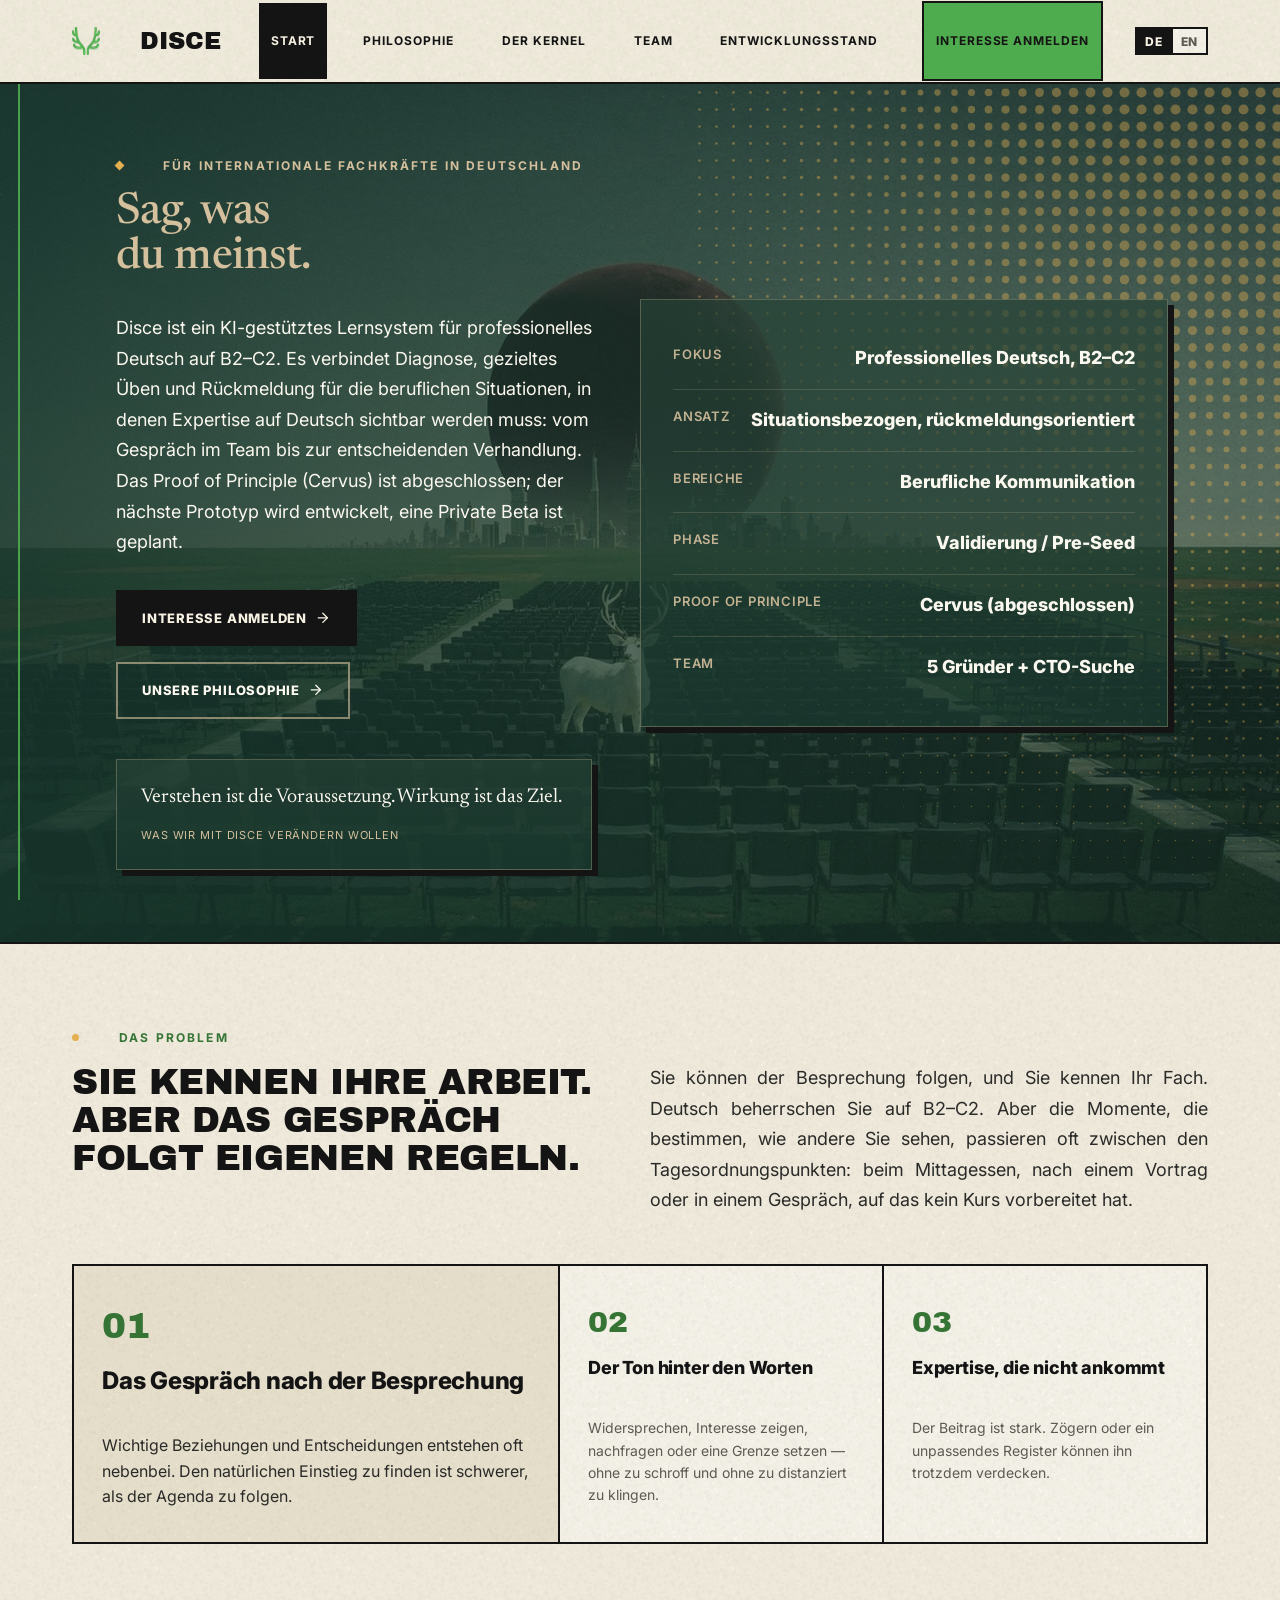
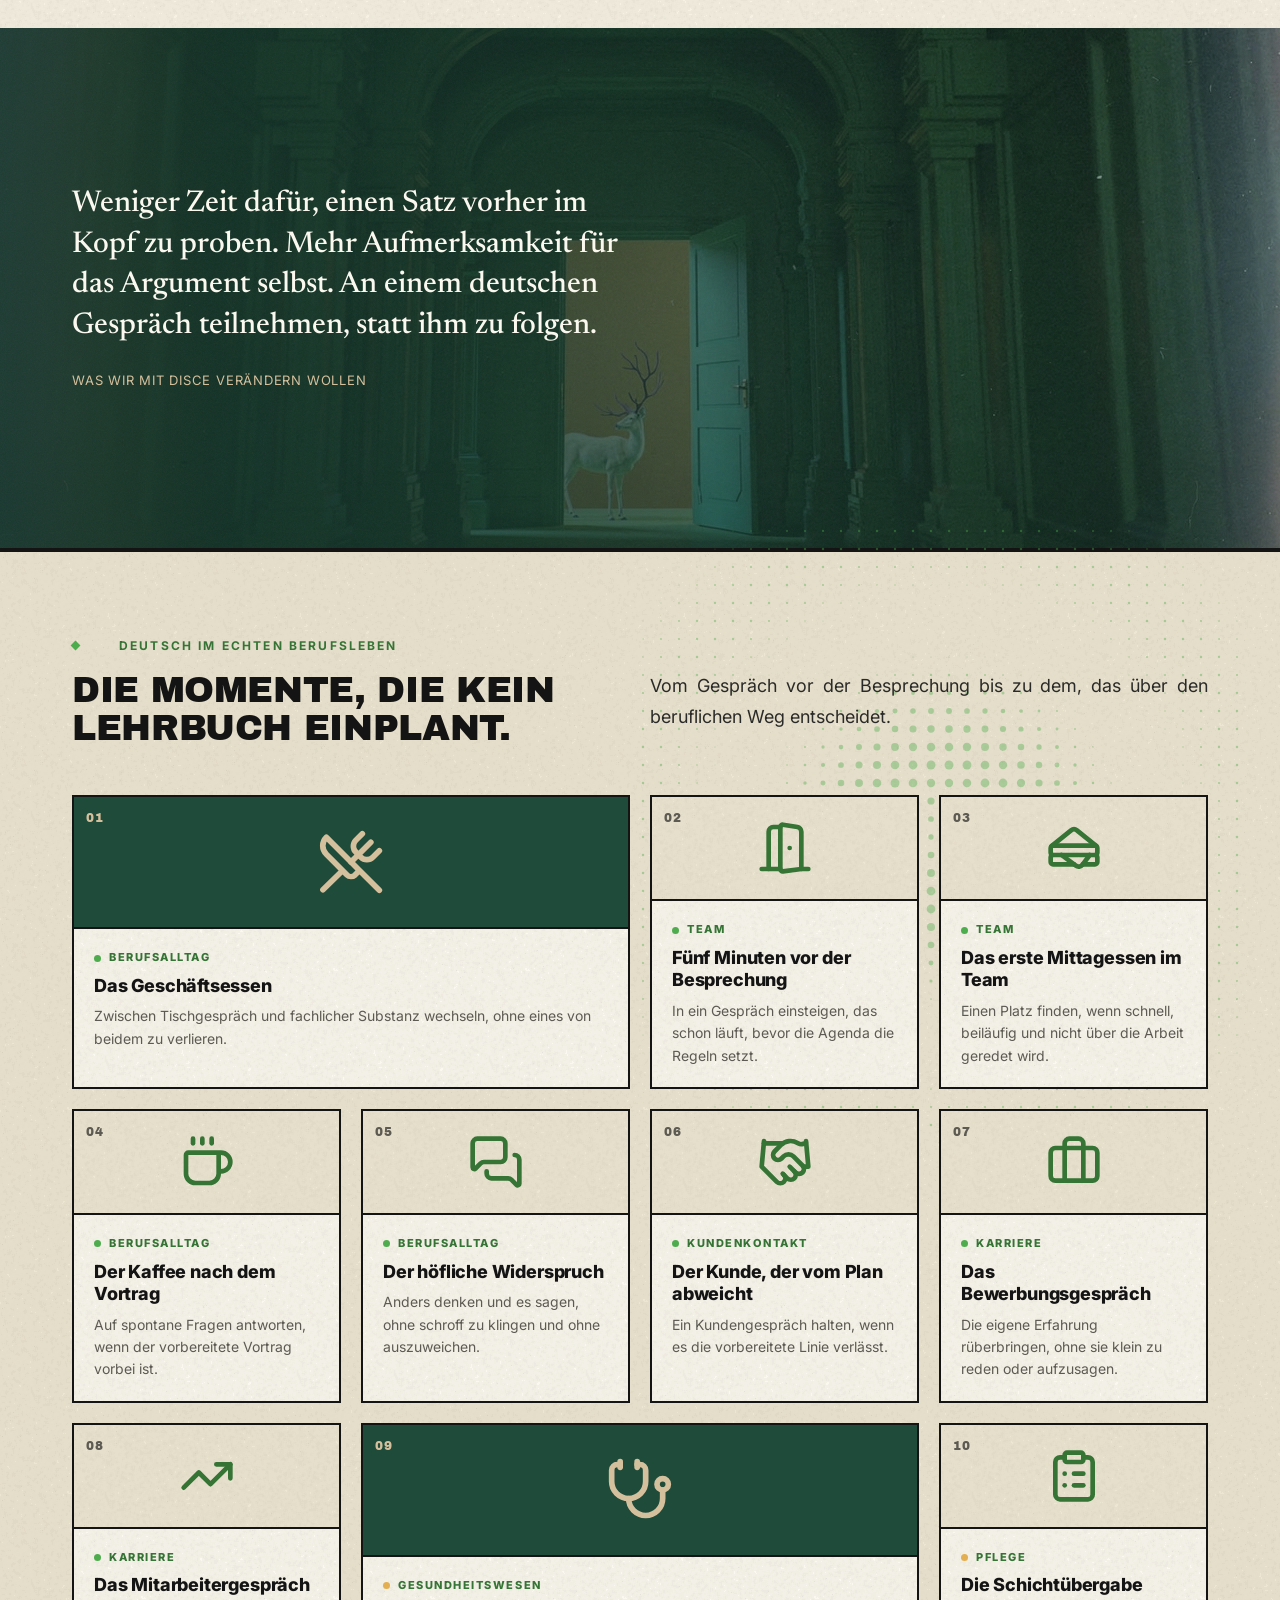
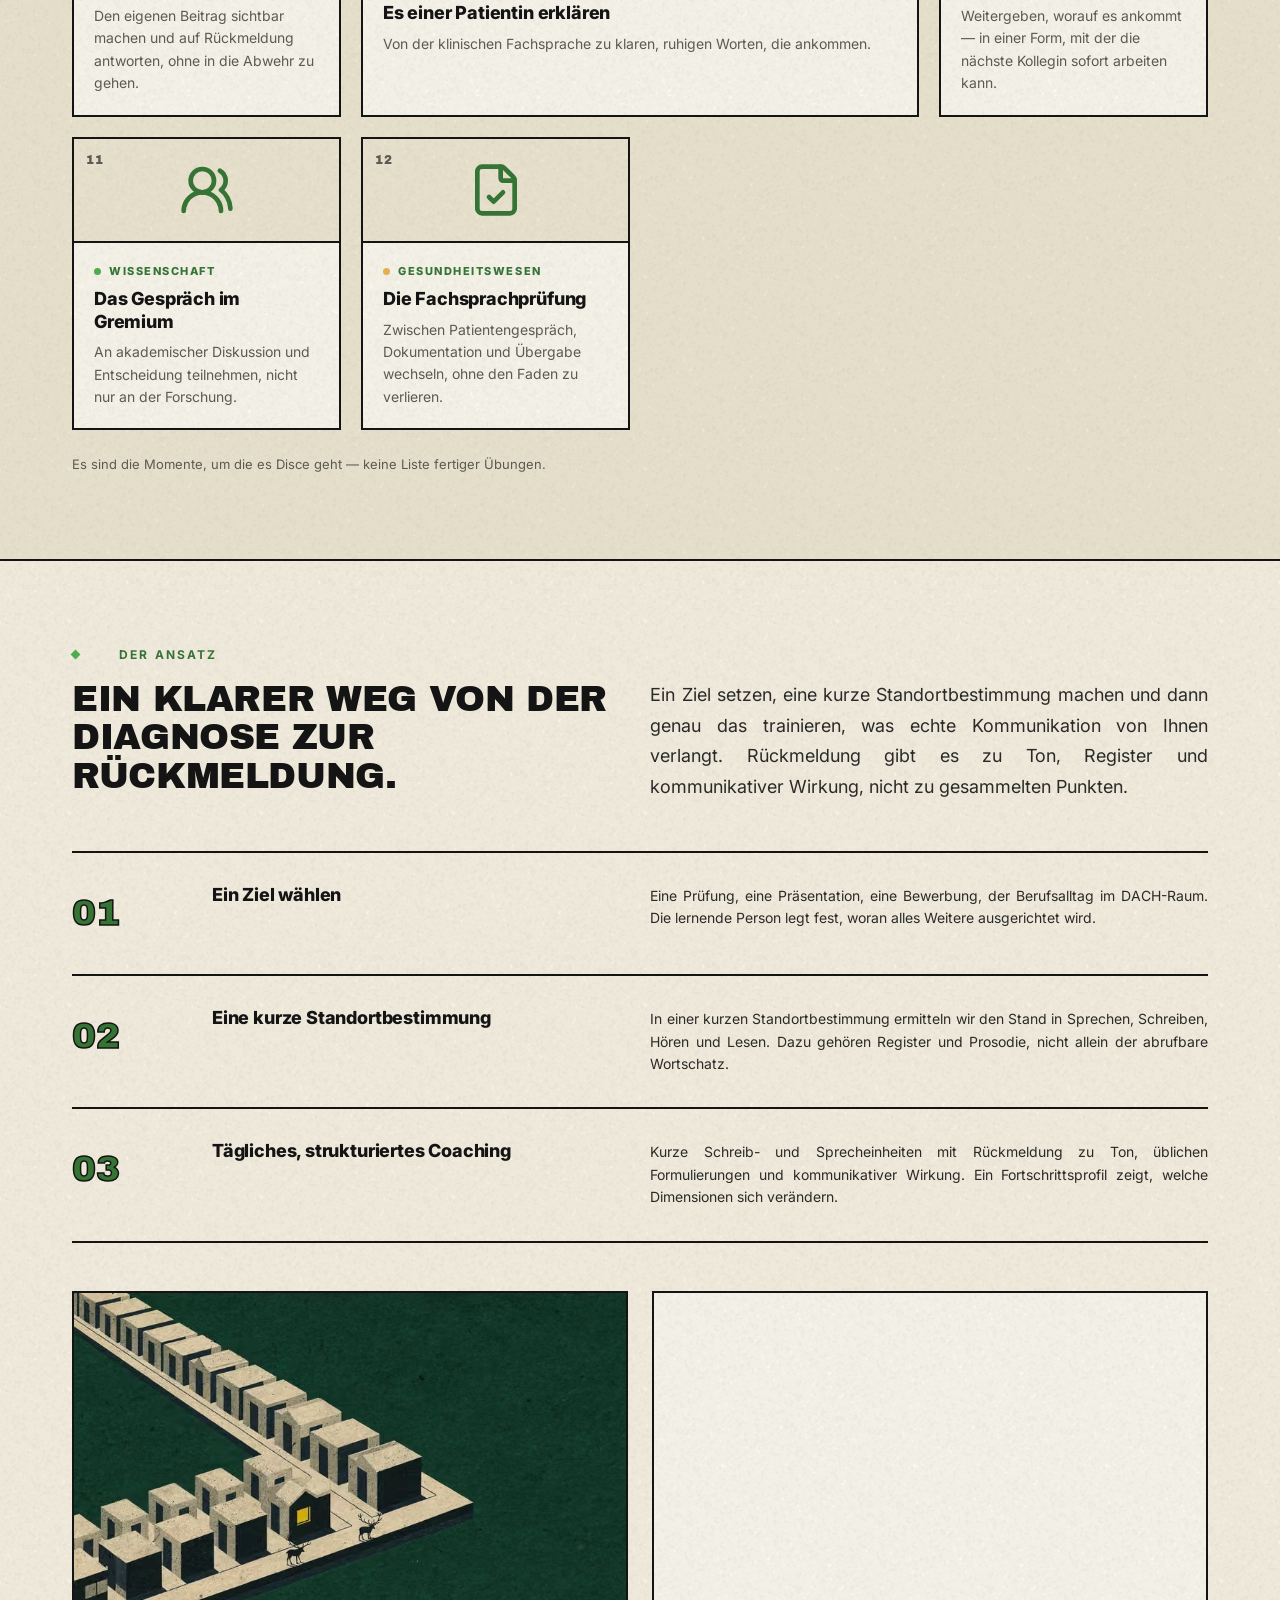
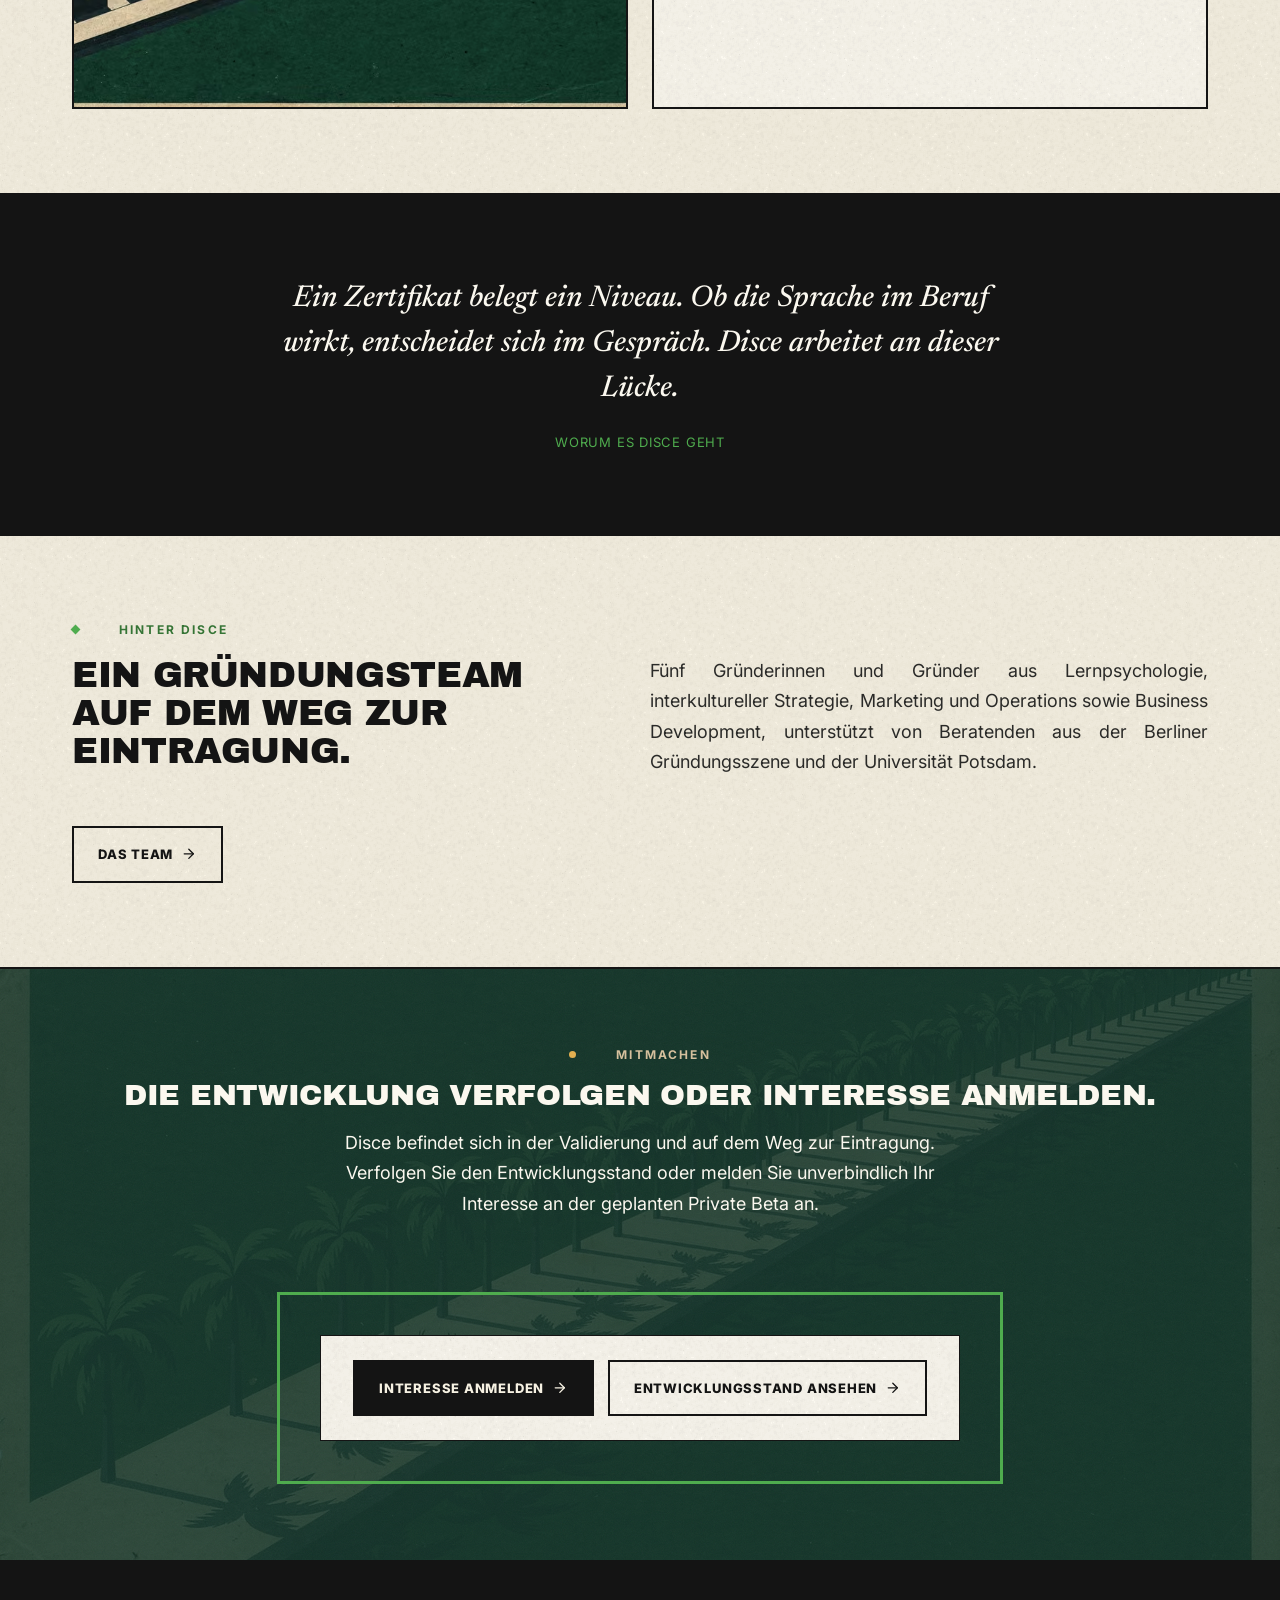
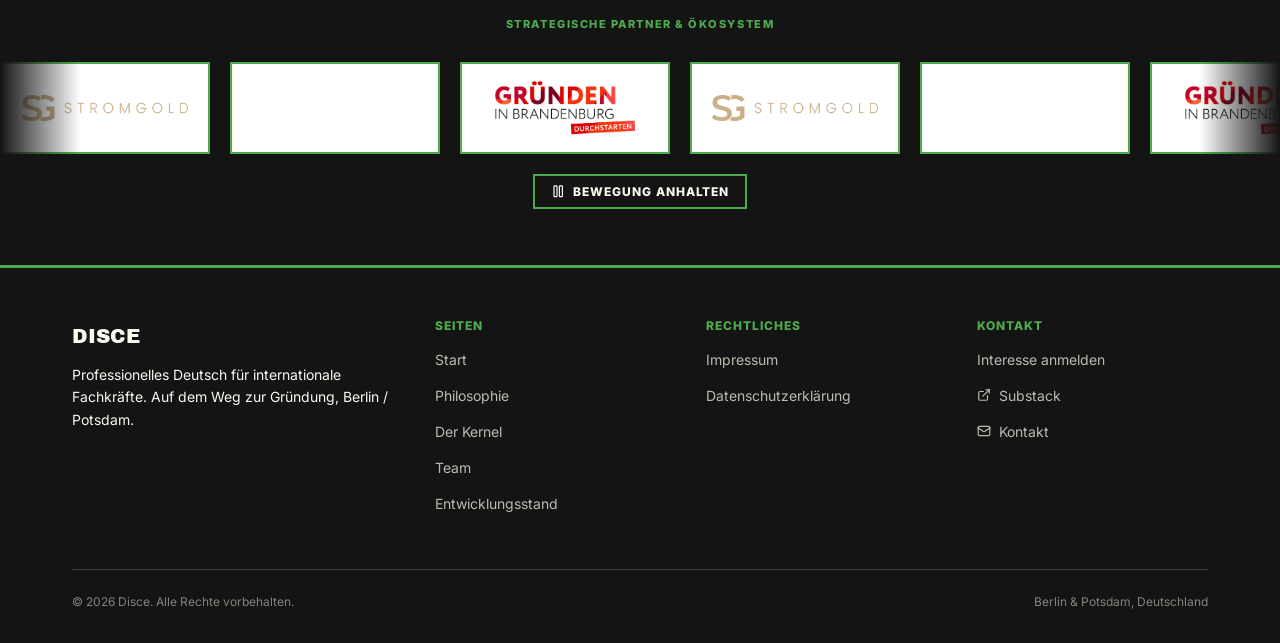
<file: index.html>
<!DOCTYPE html>
<html lang="de">
<head>
<meta charset="UTF-8">
<meta name="viewport" content="width=device-width, initial-scale=1.0">
<meta name="robots" content="noindex, nofollow">
<meta name="description" content="Disce macht Expertise sichtbar: professionelles Deutsch auf B2–C2 für internationale Fachkräfte, die im Beruf auf Deutsch überzeugen müssen.">
<title data-title-de="Disce · Sag, was du meinst." data-title-en="Disce · Say what you mean.">Disce · Sag, was du meinst.</title>
<script>try{if(localStorage.getItem('disce-lang')==='en'){document.documentElement.className+=' pre-en';document.documentElement.lang='en';}}catch(e){}</script>
<!-- Critical CSS (above-the-fold only) inlined so the stylesheet is no
     longer render-blocking. It is a verbatim subset of css/experimental.css;
     the full minified sheet loads asynchronously below and re-applies every
     rule, so the rendered result is unchanged. -->
<style>
@font-face{font-family:'Archivo Black';font-style:normal;font-weight:400;font-display:swap;src:url('fonts/archivo-black-400.subset.woff2') format('woff2');}@font-face{font-family:'Inter';font-style:normal;font-weight:400 800;font-display:swap;src:url('fonts/inter-var.subset.woff2') format('woff2');}@font-face{font-family:'Newsreader';font-style:normal;font-weight:200 800;font-display:swap;src:url('fonts/newsreader-roman-var.subset.woff2') format('woff2');}:root{--legacy-ink:#141414;--legacy-paper:#FBF8EF;--green-forest:#1E4B3A;--ink-soft:#2A2A28;--cream:#F6F1E2;--green:#4FAC4E;--green-dark:#357435;--muted:#5C5A52;--line-soft:rgba(20,20,20,0.16);--green-deep:#123329;--green-sage:#77816A;--parchment:#D5C09D;--ochre:#E3AF50;--grain-film:url("data:image/svg+xml,%3Csvg xmlns='http://www.w3.org/2000/svg' width='140' height='140'%3E%3Cfilter id='n'%3E%3CfeTurbulence type='fractalNoise' baseFrequency='0.9' numOctaves='2' stitchTiles='stitch'/%3E%3C/filter%3E%3Crect width='100%25' height='100%25' filter='url(%23n)'/%3E%3C/svg%3E");--grain-film-opacity:0.05;--grain-paper:url('images/derived/paper-grain.webp');--grain-paper-size:192px 192px;--paper-grain:var(--grain-paper);--font-display:'Archivo Black','Inter',sans-serif;--font-body:'Inter',-apple-system,sans-serif;--fs-100:11px;--fs-200:12px;--fs-300:13px;--fs-400:14px;--fs-500:16px;--fs-600:18px;--fs-700:20px;--fs-800:24px;--fs-900:30px;--fs-1000:36px;--fs-1100:44px;--sp-4:4px;--sp-8:8px;--sp-12:12px;--sp-16:16px;--sp-20:20px;--sp-24:24px;--sp-28:28px;--sp-32:32px;--sp-40:40px;--sp-44:44px;--sp-48:48px;--sp-56:56px;--sp-72:72px;--sp-84:84px;--ease:cubic-bezier(0.2,0,0,1);--dur-fast:120ms;--dur-slow:260ms;--gen-cycle:26s;--maxw:1200px;}*{margin:0;padding:0;box-sizing:border-box;}html{scroll-behavior:smooth;}body{font-family:var(--font-body);color:var(--legacy-ink);background:var(--cream);line-height:1.6;font-size:var(--fs-500);-webkit-font-smoothing:antialiased;}.wrap{max-width:var(--maxw);margin:0 auto;padding:0 var(--sp-32);position:relative;}a{color:inherit;text-decoration:none;}img{max-width:100%;display:block;}h1,h2,h3,h4{font-family:var(--font-display);font-weight:400;line-height:1.06;color:var(--legacy-ink);letter-spacing:-0.01em;text-transform:uppercase;}h3,h4{text-transform:none;font-family:var(--font-body);font-weight:800;}p{color:var(--ink-soft);}.eyebrow{display:inline-flex;align-items:center;gap:var(--sp-40);font-family:var(--font-body);font-size:var(--fs-200);font-weight:700;letter-spacing:0.18em;text-transform:uppercase;color:var(--green-dark);margin-bottom:var(--sp-16);max-width:100%;overflow-wrap:anywhere;}.eyebrow::before{content:'';width:7px;height:7px;background:var(--green);transform:rotate(45deg);display:inline-block;flex-shrink:0;}.bg-ink .eyebrow,.bg-forest .eyebrow{color:var(--green);}.bg-ink .eyebrow::before,.bg-forest .eyebrow::before{background:var(--green);}.lede{font-size:var(--fs-600);color:var(--muted);max-width:620px;line-height:1.7;}body::before{content:'';position:fixed;top:0;bottom:0;left:18px;width:2px;background:var(--green);z-index:300;opacity:0.9;}@media (max-width: 700px){body::before{display:none;}}.site-header{position:sticky;top:0;z-index:500;background:var(--cream);border-bottom:2px solid var(--legacy-ink);}.nav{display:flex;align-items:center;justify-content:space-between;height:82px;}.brand{display:flex;align-items:center;gap:var(--sp-40);font-family:var(--font-display);font-size:var(--fs-800);color:var(--legacy-ink);text-transform:uppercase;}.brand .brand-mark{width:var(--sp-28);height:var(--sp-28);flex-shrink:0;}.brand picture{display:inline-flex;flex-shrink:0;}.nav-links{display:flex;align-items:center;gap:var(--sp-24);}.nav-links a{font-size:var(--fs-200);font-weight:700;letter-spacing:0.08em;text-transform:uppercase;color:var(--legacy-ink);padding:var(--sp-28) var(--sp-12);transition:background-color var(--dur-fast) var(--ease),color var(--dur-fast) var(--ease);}.nav-links a:hover,.nav-links a.active{background:var(--legacy-ink);color:var(--cream);}.nav-cta{background:var(--green) !important;color:var(--legacy-ink) !important;border:2px solid var(--legacy-ink);margin-left:8px;}.nav-cta:hover{background:var(--legacy-ink) !important;color:var(--green) !important;}.nav-toggle{display:none;background:none;border:2px solid var(--legacy-ink);padding:var(--sp-12) var(--sp-16);font-size:var(--fs-700);color:var(--legacy-ink);cursor:pointer;}@media (max-width: 1179px){.nav-links{position:fixed;top:82px;left:0;right:0;background:var(--cream);background-image:var(--paper-grain);background-repeat:repeat;background-size:var(--grain-paper-size);flex-direction:column;align-items:stretch;gap:0;border-bottom:2px solid var(--legacy-ink);max-height:0;overflow:hidden;transition:max-height var(--dur-slow) var(--ease);}.nav-links.open{max-height:560px;}.nav-links a{padding:var(--sp-16) var(--sp-32);border-bottom:1px solid var(--line-soft);}.nav-links .nav-cta{margin:16px 32px;text-align:center;}.nav-toggle{display:block;}}.hero{position:relative;padding:0;background-color:var(--green-deep);border-bottom:2px solid var(--legacy-ink);overflow:hidden;isolation:isolate;}.hero-bg{position:absolute;inset:0;z-index:0;display:block;background-image:url("[data-uri]");background-size:cover;background-position:50% 45%;}.hero-bg img{width:100%;height:100%;object-fit:cover;object-position:50% 45%;display:block;}.hero::before{content:'';position:absolute;inset:0;z-index:1;pointer-events:none;background:linear-gradient(90deg,rgba(18,51,41,0.80) 0%,rgba(18,51,41,0.58) 48%,rgba(18,51,41,0.34) 100%),linear-gradient(180deg,rgba(18,51,41,0.16) 0%,rgba(18,51,41,0.42) 100%);}.hero::after{content:'';position:absolute;inset:0;z-index:2;background-image:var(--grain-film);opacity:var(--grain-film-opacity);pointer-events:none;}.hero-map-bg{display:none;}.hero-grid{position:relative;z-index:3;display:grid;grid-template-columns:1fr 1fr;gap:0;align-items:stretch;min-height:560px;}.hero-grid > div:first-child{padding:var(--sp-72) var(--sp-48) var(--sp-72) var(--sp-44);display:flex;flex-direction:column;justify-content:center;position:relative;}.hero h1{font-family:'Newsreader',Georgia,serif;font-weight:500;font-size:var(--fs-1100);text-transform:none;letter-spacing:-0.012em;line-height:1.02;color:var(--parchment);margin-bottom:var(--sp-24);max-width:560px;}.hero .pronunciation{display:none;}.hero .eyebrow{color:var(--parchment);}.hero .eyebrow::before{background:var(--ochre);}.hero .lede{color:var(--legacy-paper);}.hero-actions{display:flex;gap:var(--sp-16);margin-top:var(--sp-32);flex-wrap:wrap;}.btn-primary,.btn-secondary{display:inline-block;padding:var(--sp-16) var(--sp-24);font-size:var(--fs-300);font-weight:800;letter-spacing:0.06em;text-transform:uppercase;transition:background-color var(--dur-fast) var(--ease),color var(--dur-fast) var(--ease),border-color var(--dur-fast) var(--ease);border:2px solid var(--legacy-ink);}.btn-primary{background:var(--legacy-ink);color:var(--cream);}.btn-primary:hover{background:var(--green);color:var(--legacy-ink);border-color:var(--legacy-ink);}.btn-secondary{background:transparent;color:var(--legacy-ink);}.btn-secondary:hover{background:var(--legacy-ink);color:var(--cream);}.hero .btn-primary:hover{background:var(--parchment);color:var(--legacy-ink);}.hero .btn-secondary{color:var(--legacy-paper);border-color:rgba(213,192,157,0.6);}.hero .btn-secondary:hover{background:var(--legacy-paper);color:var(--legacy-ink);}.hero .glass-card{position:relative;border-radius:0;border:1px solid rgba(213,192,157,0.30);background:linear-gradient(180deg,rgba(213,192,157,0.07),rgba(213,192,157,0.03)),rgba(18,51,41,0.66);box-shadow:6px 6px 0 var(--legacy-ink);color:var(--legacy-paper);}.hero .hero-panel{position:relative;align-self:center;margin:var(--sp-40) var(--sp-40) var(--sp-40) 0;padding:var(--sp-28) var(--sp-32);background:linear-gradient(180deg,rgba(213,192,157,0.07),rgba(213,192,157,0.03)),rgba(18,51,41,0.66);border:1px solid rgba(213,192,157,0.30);box-shadow:6px 6px 0 var(--legacy-ink);overflow:hidden;}.hero .hero-panel .stat-row{position:relative;z-index:1;display:flex;justify-content:space-between;padding:var(--sp-16) 0;border-bottom:1px solid rgba(213,192,157,0.18);font-size:var(--fs-600);}.hero .hero-panel .stat-row:last-child{border-bottom:none;}.hero .hero-panel .stat-label{color:rgba(213,192,157,0.9);font-weight:600;text-transform:uppercase;font-size:var(--fs-300);letter-spacing:0.06em;}.hero .hero-panel .stat-value{font-weight:800;color:var(--legacy-paper);text-align:right;}.hero .glass-testimonial{margin-top:var(--sp-40);max-width:480px;padding:var(--sp-24);}.hero .glass-testimonial blockquote{font-family:'Newsreader',Georgia,serif;font-size:var(--fs-700);line-height:1.35;color:var(--legacy-paper);}.hero .glass-testimonial figcaption{margin-top:var(--sp-16);font-size:var(--fs-100);letter-spacing:0.08em;text-transform:uppercase;color:var(--parchment);}@media (max-width: 900px){.hero-grid{grid-template-columns:1fr;min-height:0;}.hero{--hero-band:340px;background-color:var(--green-forest);}.hero::before{display:none;}.hero-bg{height:var(--hero-band);bottom:auto;}.hero-grid{padding-top:var(--hero-band);}.hero-grid > div:first-child{padding:var(--sp-56) var(--sp-32);}.hero .hero-panel{margin:var(--sp-16) var(--sp-32) var(--sp-8);border-left:1px solid rgba(213,192,157,0.30);}.hero .glass-testimonial{max-width:none;margin:var(--sp-24) 0 var(--sp-40);}.hero h1{font-size:var(--fs-900);}}section{padding:var(--sp-84) 0;}*:focus-visible{outline:3px solid var(--legacy-ink);outline-offset:2px;}.bg-ink *:focus-visible,.bg-forest *:focus-visible,.site-footer *:focus-visible,.hero-panel *:focus-visible,.ticker-section *:focus-visible{outline-color:var(--legacy-paper);}.skip-link{position:fixed;top:var(--sp-8);left:var(--sp-8);z-index:2000;padding:10px var(--sp-16);background:var(--legacy-ink);color:var(--legacy-paper);font-family:var(--font-body);font-size:var(--fs-400);font-weight:700;text-decoration:none;border:2px solid var(--green);transform:translateY(-200%);transition:transform 120ms ease-out;}.skip-link:focus{transform:translateY(0);outline:3px solid var(--legacy-paper);outline-offset:2px;}main:focus{outline:none;}.portrait-layer{position:fixed;inset:0;z-index:0;pointer-events:none;overflow:hidden;}.portrait-layer img{position:absolute;width:360px;height:auto;opacity:0.12;filter:grayscale(100%);}.portrait-goethe{left:4%;top:34%;}.portrait-wittgenstein{right:4%;top:8%;}@media (max-width: 1100px){.portrait-layer{display:none;}}@media (prefers-reduced-motion: reduce){.portrait-layer img{transition:none;}}body.lang-de [data-lang="en"]{display:none;}body.lang-en [data-lang="de"]{display:none;}html.pre-en body:not(.lang-de):not(.lang-en) [data-lang="de"]{display:none;}html:not(.pre-en) body:not(.lang-de):not(.lang-en) [data-lang="en"]{display:none;}.lang-switch{display:inline-flex;border:2px solid var(--legacy-ink);background:var(--legacy-paper);margin-left:var(--sp-8);flex:none;}.lang-switch button{font-family:var(--font-body);font-size:var(--fs-200);font-weight:800;letter-spacing:0.06em;padding:var(--sp-4) var(--sp-8);background:transparent;color:var(--muted);border:none;cursor:pointer;transition:background-color var(--dur-fast) var(--ease),color var(--dur-fast) var(--ease);}.lang-switch button + button{border-left:2px solid var(--legacy-ink);}.lang-switch button:hover{color:var(--legacy-ink);}.lang-switch button[aria-pressed="true"]{background:var(--legacy-ink);color:var(--cream);}@media (max-width: 1179px){.lang-switch{margin-left:0;margin-top:var(--sp-12);}}h1,h2,h3,h4,.prose,.lede{overflow-wrap:break-word;}.cta-frame{min-width:0;max-width:100%;}.cta-frame .btn-primary,.cta-frame .btn-secondary{min-width:0;max-width:100%;overflow-wrap:break-word;}@media (max-width: 480px){:lang(de) h1,:lang(de) h2,:lang(de) h3{hyphens:auto;-webkit-hyphens:auto;}:lang(de) .cta-frame .btn-primary,:lang(de) .cta-frame .btn-secondary{hyphens:auto;-webkit-hyphens:auto;}.cta-frame{padding:var(--sp-20);}.cta-frame-inner{padding:var(--sp-16) var(--sp-12);}.cta-frame .btn-primary,.cta-frame .btn-secondary{padding-left:var(--sp-12);padding-right:var(--sp-12);}.hero .hero-panel .stat-row{flex-wrap:wrap;font-size:var(--fs-500);}.hero .hero-panel .stat-value{text-align:left;}.hero{--hero-band:280px;}.hero h1{font-size:var(--fs-1000);}.hero .glass-testimonial blockquote{font-size:var(--fs-600);}}:root{--botanical-opacity:0.25;}body{--botanical-image:url('images/derived/greenery-horizon-watertower-2560.webp');--botanical-position:74% 50%;}body:has(.hero){--botanical-image:url('images/derived/greenery-conservatory-moon-1254.webp');--botanical-position:58% 42%;}body.page-kernel{--botanical-image:none;}@media (min-width: 1120px){body:has(.phil-ambient)::after{--phil-pane:clamp(320px,26vw,380px);-webkit-mask-image:linear-gradient(90deg,#000 0%,#000 calc(100% - var(--phil-pane) - 180px),rgba(0,0,0,0) calc(100% - var(--phil-pane) - 16px));mask-image:linear-gradient(90deg,#000 0%,#000 calc(100% - var(--phil-pane) - 180px),rgba(0,0,0,0) calc(100% - var(--phil-pane) - 16px));}}body::after{content:'';position:fixed;inset:0;z-index:-1;pointer-events:none;background-image:var(--botanical-image,none);background-size:cover;background-position:var(--botanical-position,50% 50%);background-repeat:no-repeat;opacity:var(--botanical-opacity);}@media (max-width: 1023px){body::after{display:none;}}.dot-field{position:absolute;inset:0;overflow:hidden;pointer-events:none;--dot-clear:150px;background-repeat:no-repeat;background-position:right top;background-size:cover;}.dot-field-canvas{position:absolute;inset:0;width:100%;height:100%;display:block;}.dot-field.is-gen-active{background-image:none;}.dot-field.is-reactive{-webkit-mask-image:radial-gradient(circle var(--dot-clear) at var(--dot-x,50%) var(--dot-y,50%),transparent 0,transparent 50%,#000 100%);mask-image:radial-gradient(circle var(--dot-clear) at var(--dot-x,50%) var(--dot-y,50%),transparent 0,transparent 50%,#000 100%);}.dot-field--hero{left:auto;width:min(46%,640px);--dot-pitch:17;--dot-radius:6;--dot-min:0.06;background-image:url('images/derived/dot-bloom-green.png');}.dot-field--hero-dark{z-index:2;opacity:0.4;background-image:url('images/derived/dot-bloom-ochre.png');--dot-color-a:var(--ochre);--dot-color-b:var(--parchment);}.has-focal{position:relative;}.has-focal > *:not(.dot-field){position:relative;z-index:1;}@media (max-width: 768px){.dot-field--hero{display:none;}}
</style>
<link rel="preload" href="css/experimental.min.css" as="style" onload="this.onload=null;this.rel='stylesheet'">
<noscript><link rel="stylesheet" href="css/experimental.min.css"></noscript>
<!-- PERF-01: preload the self-hosted hero headline face (Newsreader roman).
     Exact same URL as the @font-face src in css/experimental.css, so the
     @font-face fetch reuses this response (no duplicate request). -->
<link rel="preload" href="fonts/newsreader-roman-var.subset.woff2" as="font" type="font/woff2" crossorigin>
<!-- Hero Performance Pass 1 (Phase 1): responsive preload for the LCP hero
     image. Mirrors the AVIF <source> srcset/sizes in the hero <picture>
     exactly, so the preload and the picture resolve to the same candidate
     (no second fetch). WebP/PNG fallbacks are deliberately not preloaded. -->
<link rel="preload" as="image" type="image/avif" fetchpriority="high"
  imagesrcset="images/derived/DISCE_C01_r1_arena-stag-bordeaux-412.avif 412w, images/derived/DISCE_C01_r1_arena-stag-bordeaux-480.avif 480w, images/derived/DISCE_C01_r1_arena-stag-bordeaux-768.avif 768w, images/derived/DISCE_C01_r1_arena-stag-bordeaux-1280.avif 1280w, images/derived/DISCE_C01_r1_arena-stag-bordeaux-1376.avif 1376w"
  imagesizes="100vw">
<!-- PERF: modulepreload the generative dot-field chain so loader.js ->
     registry.js -> dot-field/index.js -> composition/reactive/tokens are
     fetched in parallel instead of discovered sequentially at run time. -->
<link rel="modulepreload" href="js/generative/loader.js">
<link rel="modulepreload" href="js/generative/registry.js">
<link rel="modulepreload" href="js/generative/dot-field/index.js">
<link rel="modulepreload" href="js/generative/dot-field/composition.js">
<link rel="modulepreload" href="js/generative/dot-field/reactive.js">
<link rel="modulepreload" href="js/generative/tokens.js">
<link rel="icon" href="favicon.ico" sizes="any">
<link rel="icon" type="image/png" href="images/derived/icon-192.png" sizes="192x192">
<link rel="apple-touch-icon" href="apple-touch-icon.png">
<link rel="manifest" href="site.webmanifest">
<link rel="canonical" href="https://weltvorstellung.de/">
<meta property="og:type" content="website">
<meta property="og:site_name" content="Disce">
<meta property="og:locale" content="de_DE">
<meta property="og:locale:alternate" content="en_US">
<meta property="og:title" content="Disce · Sag, was du meinst.">
<meta property="og:description" content="Disce macht Expertise sichtbar: professionelles Deutsch auf B2–C2 für internationale Fachkräfte, die im Beruf auf Deutsch überzeugen müssen.">
<meta property="og:url" content="https://weltvorstellung.de/">
<meta property="og:image" content="https://weltvorstellung.de/images/derived/og-disce-1200x630.jpg">
<meta property="og:image:width" content="1200">
<meta property="og:image:height" content="630">
<meta name="twitter:card" content="summary_large_image">
<meta name="twitter:title" content="Disce · Sag, was du meinst.">
<meta name="twitter:description" content="Disce macht Expertise sichtbar: professionelles Deutsch auf B2–C2 für internationale Fachkräfte, die im Beruf auf Deutsch überzeugen müssen.">
<meta name="twitter:image" content="https://weltvorstellung.de/images/derived/og-disce-1200x630.jpg">
</head>
<body>

<a class="skip-link" href="#main"><span data-lang="de">Zum Inhalt springen</span><span data-lang="en">Skip to content</span></a>

<!-- ICON-SPRITE:START (generated by scripts/sync_icon_sprite.py; do not edit by hand) -->
<svg class="icon-sprite" aria-hidden="true" focusable="false">
  <symbol id="icon-arrow-left" viewBox="0 0 24 24"><path d="m12 19-7-7 7-7"/><path d="M19 12H5"/></symbol>
  <symbol id="icon-arrow-right" viewBox="0 0 24 24"><path d="M5 12h14"/><path d="m12 5 7 7-7 7"/></symbol>
  <symbol id="icon-calendar-clock" viewBox="0 0 24 24"><path d="M16 14v2.2l1.6 1"/><path d="M16 2v3"/><path d="M21 7.338V5a2 2 0 00-2-2H5a2 2 0 00-2 2v14a2 2 0 002 2h2.338"/><path d="M3 9h5.859"/><path d="M8 2v3"/><circle cx="16" cy="16" r="6"/></symbol>
  <symbol id="icon-check" viewBox="0 0 24 24"><path d="M20 6 9 17l-5-5"/></symbol>
  <symbol id="icon-clock" viewBox="0 0 24 24"><circle cx="12" cy="12" r="10"/><path d="M12 6v6l4 2"/></symbol>
  <symbol id="icon-external-link" viewBox="0 0 24 24"><path d="M15 3h6v6"/><path d="M10 14 21 3"/><path d="M18 13v6a2 2 0 0 1-2 2H5a2 2 0 0 1-2-2V8a2 2 0 0 1 2-2h6"/></symbol>
  <symbol id="icon-mail" viewBox="0 0 24 24"><path d="m22 7-8.991 5.727a2 2 0 0 1-2.009 0L2 7"/><rect x="2" y="4" width="20" height="16" rx="2"/></symbol>
  <symbol id="icon-menu" viewBox="0 0 24 24"><path d="M4 5h16"/><path d="M4 12h16"/><path d="M4 19h16"/></symbol>
  <symbol id="icon-pause" viewBox="0 0 24 24"><rect x="14" y="3" width="5" height="18" rx="1"/><rect x="5" y="3" width="5" height="18" rx="1"/></symbol>
  <symbol id="icon-play" viewBox="0 0 24 24"><path d="M5 5a2 2 0 0 1 3.008-1.728l11.997 6.998a2 2 0 0 1 .003 3.458l-12 7A2 2 0 0 1 5 19z"/></symbol>
  <symbol id="icon-x" viewBox="0 0 24 24"><path d="M18 6 6 18"/><path d="m6 6 12 12"/></symbol>
</svg>
<!-- ICON-SPRITE:END -->


<div class="portrait-layer" aria-hidden="true">
  <picture>
    <source type="image/avif" sizes="360px" srcset="images/derived/goethe-360.avif 360w, images/derived/goethe-720.avif 720w">
    <source type="image/webp" sizes="360px" srcset="images/derived/goethe-360.webp 360w, images/derived/goethe-720.webp 720w">
    <img class="portrait-goethe" src="images/goethe.png" alt="" width="360" height="360" decoding="async">
  </picture>
  <picture>
    <source type="image/avif" sizes="360px" srcset="images/derived/wittgenstein-360.avif 360w, images/derived/wittgenstein-720.avif 720w">
    <source type="image/webp" sizes="360px" srcset="images/derived/wittgenstein-360.webp 360w, images/derived/wittgenstein-720.webp 720w">
    <img class="portrait-wittgenstein" src="images/wittgenstein.png" alt="" width="360" height="360" decoding="async">
  </picture>
</div>

<header class="site-header">
  <div class="wrap nav">
    <a href="index.html" class="brand">
      <picture>
        <source type="image/avif" sizes="28px" srcset="images/derived/antlers-green-28.avif 28w, images/derived/antlers-green-56.avif 56w">
        <source type="image/webp" sizes="28px" srcset="images/derived/antlers-green-28.webp 28w, images/derived/antlers-green-56.webp 56w">
        <img class="brand-mark" src="images/antlers-green.png" alt="" aria-hidden="true" width="28" height="28" decoding="async">
      </picture>
      DISCE
    </a>
    <button class="nav-toggle" aria-label="Navigation / Menu" aria-expanded="false" aria-controls="site-nav"><svg class="icon nav-toggle-open" viewBox="0 0 24 24" aria-hidden="true" focusable="false"><use href="#icon-menu"></use></svg><svg class="icon nav-toggle-close" viewBox="0 0 24 24" aria-hidden="true" focusable="false"><use href="#icon-x"></use></svg></button>
    <nav class="nav-links" id="site-nav">
      <a href="index.html" class="active" aria-current="page"><span data-lang="de">Start</span><span data-lang="en">Home</span></a>
      <a href="philosophy.html"><span data-lang="de">Philosophie</span><span data-lang="en">Philosophy</span></a>
      <a href="kernel.html"><span data-lang="de">Der Kernel</span><span data-lang="en">The Kernel</span></a>
      <a href="team.html"><span data-lang="de">Team</span><span data-lang="en">Our Team</span></a>
      <a href="status.html"><span data-lang="de">Entwicklungsstand</span><span data-lang="en">Development Status</span></a>
      <a href="waitlist.html" class="nav-cta"><span data-lang="de">Interesse anmelden</span><span data-lang="en">Register interest</span></a>
      <div class="lang-switch" role="group" aria-label="Sprache / Language">
        <button type="button" data-set-lang="de" aria-pressed="true">DE</button>
        <button type="button" data-set-lang="en" aria-pressed="false">EN</button>
      </div>

    </nav>
  </div>
</header>

<main id="main" tabindex="-1">

<!-- ============================= HERO ============================= -->
<section class="hero">
  <picture class="hero-bg">
    <source type="image/avif" sizes="100vw"
      srcset="images/derived/DISCE_C01_r1_arena-stag-bordeaux-412.avif 412w, images/derived/DISCE_C01_r1_arena-stag-bordeaux-480.avif 480w, images/derived/DISCE_C01_r1_arena-stag-bordeaux-768.avif 768w, images/derived/DISCE_C01_r1_arena-stag-bordeaux-1280.avif 1280w, images/derived/DISCE_C01_r1_arena-stag-bordeaux-1376.avif 1376w">
    <source type="image/webp" sizes="100vw"
      srcset="images/derived/DISCE_C01_r1_arena-stag-bordeaux-412.webp 412w, images/derived/DISCE_C01_r1_arena-stag-bordeaux-480.webp 480w, images/derived/DISCE_C01_r1_arena-stag-bordeaux-768.webp 768w, images/derived/DISCE_C01_r1_arena-stag-bordeaux-1280.webp 1280w, images/derived/DISCE_C01_r1_arena-stag-bordeaux-1376.webp 1376w">
    <img src="images/DISCE_C01_r1_arena-stag-bordeaux.png" alt="" width="1376" height="1024" loading="eager" fetchpriority="high" decoding="async">
  </picture>
  <div class="dot-field dot-field--hero dot-field--hero-dark" data-gen="dot-field" data-field="bloom" data-seed="dot-bloom" aria-hidden="true"></div>
  <div class="wrap hero-grid">
    <div>
      <span class="eyebrow"><span data-lang="de">Für internationale Fachkräfte in Deutschland</span><span data-lang="en">For international professionals in Germany</span></span>
      <h1><span data-lang="de">Sag, was<br>du meinst.</span><span data-lang="en">Say what<br>you mean.</span></h1>
      <p class="lede" style="margin-top: 8px;"><span data-lang="de">Disce ist ein KI-gestütztes Lernsystem für professionelles Deutsch auf B2–C2. Es verbindet Diagnose, gezieltes Üben und Rückmeldung für die beruflichen Situationen, in denen Expertise auf Deutsch sichtbar werden muss: vom Gespräch im Team bis zur entscheidenden Verhandlung. Das Proof of Principle (Cervus) ist abgeschlossen; der nächste Prototyp wird entwickelt, eine Private Beta ist geplant.</span><span data-lang="en">Disce is an AI-supported learning system for professional German at B2–C2. It combines diagnosis, targeted practice and feedback for the professional situations where expertise has to become visible in German: from a team conversation to a decisive negotiation. The Cervus proof of principle is complete; the next prototype is in development and a private beta is planned.</span></p>
      <div class="hero-actions">
        <a href="waitlist.html" class="btn-primary"><span data-lang="de">Interesse anmelden</span><span data-lang="en">Register interest</span><svg class="icon" viewBox="0 0 24 24" aria-hidden="true" focusable="false"><use href="#icon-arrow-right"></use></svg></a>
        <a href="philosophy.html" class="btn-secondary"><span data-lang="de">Unsere Philosophie</span><span data-lang="en">Read Our Philosophy</span><svg class="icon" viewBox="0 0 24 24" aria-hidden="true" focusable="false"><use href="#icon-arrow-right"></use></svg></a>
      </div>
      <figure class="glass-card glass-testimonial">
      <blockquote><span data-lang="de">Verstehen ist die Voraussetzung. Wirkung ist das Ziel.</span><span data-lang="en">Understanding is the prerequisite. Impact is the goal.</span></blockquote>
        <figcaption><span data-lang="de">Was wir mit Disce verändern wollen</span><span data-lang="en">What we are building Disce to change</span></figcaption>
      </figure>
    </div>
    <div class="hero-panel">
      <div class="stat-row"><span class="stat-label"><span data-lang="de">Fokus</span><span data-lang="en">Focus</span></span><span class="stat-value"><span data-lang="de">Professionelles Deutsch, B2–C2</span><span data-lang="en">Professional German, B2–C2</span></span></div>
      <div class="stat-row"><span class="stat-label"><span data-lang="de">Ansatz</span><span data-lang="en">Approach</span></span><span class="stat-value"><span data-lang="de">Situationsbezogen, rückmeldungsorientiert</span><span data-lang="en">Situational, feedback-oriented</span></span></div>
      <div class="stat-row"><span class="stat-label"><span data-lang="de">Bereiche</span><span data-lang="en">Domains</span></span><span class="stat-value"><span data-lang="de">Berufliche Kommunikation</span><span data-lang="en">Professional communication</span></span></div>
      <div class="stat-row"><span class="stat-label"><span data-lang="de">Phase</span><span data-lang="en">Stage</span></span><span class="stat-value"><span data-lang="de">Validierung / Pre-Seed</span><span data-lang="en">Validation / Pre-Seed</span></span></div>
      <div class="stat-row"><span class="stat-label"><span data-lang="de">Proof of Principle</span><span data-lang="en">Proof of Principle</span></span><span class="stat-value"><span data-lang="de">Cervus (abgeschlossen)</span><span data-lang="en">Cervus (completed)</span></span></div>
      <div class="stat-row"><span class="stat-label"><span data-lang="de">Team</span><span data-lang="en">Team</span></span><span class="stat-value"><span data-lang="de">5 Gründer + CTO-Suche</span><span data-lang="en">5 Founders + CTO Search</span></span></div>
    </div>
  </div>
</section>

<!-- ============================= PROBLEM ============================= -->
<section class="problem-section">
  <div class="wrap">
    <div class="section-head">
      <span class="eyebrow"><span data-lang="de">Das Problem</span><span data-lang="en">The Problem</span></span>
      <h2><span data-lang="de">Sie kennen Ihre Arbeit. Aber das Gespräch folgt eigenen Regeln.</span><span data-lang="en">You know your work. But the conversation has its own rules.</span></h2>
      <p class="lede"><span data-lang="de">Sie können der Besprechung folgen, und Sie kennen Ihr Fach. Deutsch beherrschen Sie auf B2–C2. Aber die Momente, die bestimmen, wie andere Sie sehen, passieren oft zwischen den Tagesordnungspunkten: beim Mittagessen, nach einem Vortrag oder in einem Gespräch, auf das kein Kurs vorbereitet hat.</span><span data-lang="en">You can follow the meeting, and you know your field. Your German is B2–C2. But the moments that shape how people see you often happen between the agenda items: over lunch, after a presentation, or in a conversation no course prepared you for.</span></p>
    </div>
    <div class="problem-grid">
      <div class="problem-card">
        <div class="num">01</div>
        <h3><span data-lang="de">Das Gespräch nach der Besprechung</span><span data-lang="en">The conversation after the meeting</span></h3>
        <p><span data-lang="de">Wichtige Beziehungen und Entscheidungen entstehen oft nebenbei. Den natürlichen Einstieg zu finden ist schwerer, als der Agenda zu folgen.</span><span data-lang="en">Important relationships and decisions often take shape informally. Finding a natural way in is harder than following the agenda.</span></p>
      </div>
      <div class="problem-card">
        <div class="num">02</div>
        <h3><span data-lang="de">Der Ton hinter den Worten</span><span data-lang="en">The tone behind the words</span></h3>
        <p><span data-lang="de">Widersprechen, Interesse zeigen, nachfragen oder eine Grenze setzen — ohne zu schroff und ohne zu distanziert zu klingen.</span><span data-lang="en">To disagree, show interest, ask for clarification, or set a boundary — without sounding too blunt or too distant.</span></p>
      </div>
      <div class="problem-card">
        <div class="num">03</div>
        <h3><span data-lang="de">Expertise, die nicht ankommt</span><span data-lang="en">Expertise that doesn't come through</span></h3>
        <p><span data-lang="de">Der Beitrag ist stark. Zögern oder ein unpassendes Register können ihn trotzdem verdecken.</span><span data-lang="en">The contribution is strong. Hesitation or an ill-fitting register can still obscure it.</span></p>
      </div>
    </div>
  </div>
</section>

<!-- ============================= CORRIDOR INTERSTITIAL ============================= -->
<section class="corridor">
  <picture class="corridor-bg">
    <source type="image/avif" sizes="100vw"
      srcset="images/derived/DISCE_C02_r1_corridor-stag-threshold-412.avif 412w, images/derived/DISCE_C02_r1_corridor-stag-threshold-480.avif 480w, images/derived/DISCE_C02_r1_corridor-stag-threshold-768.avif 768w, images/derived/DISCE_C02_r1_corridor-stag-threshold-1280.avif 1280w, images/derived/DISCE_C02_r1_corridor-stag-threshold-1376.avif 1376w">
    <source type="image/webp" sizes="100vw"
      srcset="images/derived/DISCE_C02_r1_corridor-stag-threshold-412.webp 412w, images/derived/DISCE_C02_r1_corridor-stag-threshold-480.webp 480w, images/derived/DISCE_C02_r1_corridor-stag-threshold-768.webp 768w, images/derived/DISCE_C02_r1_corridor-stag-threshold-1280.webp 1280w, images/derived/DISCE_C02_r1_corridor-stag-threshold-1376.webp 1376w">
    <img src="images/DISCE_C02_r1_corridor-stag-threshold.png" alt="" width="1376" height="1024" loading="lazy" decoding="async">
  </picture>
  <div class="wrap">
    <div class="pull-quote corridor-quote">
      <blockquote><span data-lang="de">Weniger Zeit dafür, einen Satz vorher im Kopf zu proben. Mehr Aufmerksamkeit für das Argument selbst. An einem deutschen Gespräch teilnehmen, statt ihm zu folgen.</span><span data-lang="en">Less time spent rehearsing a sentence before saying it. More attention left for the argument itself. Participating in a German conversation rather than tracking it.</span></blockquote>
      <cite><span data-lang="de">Was wir mit Disce verändern wollen</span><span data-lang="en">What we are building Disce to change</span></cite>
    </div>
  </div>
</section>

<div class="divider"></div>

<!-- ============================= REAL-WORLD GERMAN ============================= -->
<!-- Scene sprite: shared decorative glyphs for the gallery, from the vendored
     Lucide subset (images/icons/lucide, ISC/MIT). Defined inline so the gallery
     renders without JS; referenced by the cards via <use>. -->
<svg class="scene-sprite" aria-hidden="true" focusable="false">
  <symbol id="scene-dinner" viewBox="0 0 24 24"><path d="m16 2-2.3 2.3a3 3 0 0 0 0 4.2l1.8 1.8a3 3 0 0 0 4.2 0L22 8"/><path d="M15 15 3.3 3.3a4.2 4.2 0 0 0 0 6l7.3 7.3c.7.7 2 .7 2.8 0L15 15Zm0 0 7 7"/><path d="m2.1 21.8 6.4-6.3"/><path d="m19 5-7 7"/></symbol>
  <symbol id="scene-before-meeting" viewBox="0 0 24 24"><path d="M10 21H2"/><path d="M10 3H7a2 2 0 00-2 2v16"/><path d="M14 12h.01"/><path d="M19 21V5a2 2 0 00-1.675-1.974l-6.163-1.013A1 1 0 0010 3v18a1 1 0 001.124.992z"/><path d="M22 21h-3"/></symbol>
  <symbol id="scene-team-lunch" viewBox="0 0 24 24"><path d="m2.37 11.223 8.372-6.777a2 2 0 0 1 2.516 0l8.371 6.777"/><path d="M21 15a1 1 0 0 1 1 1v2a1 1 0 0 1-1 1h-5.25"/><path d="M3 15a1 1 0 0 0-1 1v2a1 1 0 0 0 1 1h9"/><path d="m6.67 15 6.13 4.6a2 2 0 0 0 2.8-.4l3.15-4.2"/><rect width="20" height="4" x="2" y="11" rx="1"/></symbol>
  <symbol id="scene-coffee-talk" viewBox="0 0 24 24"><path d="M10 2v2"/><path d="M14 2v2"/><path d="M16 8a1 1 0 0 1 1 1v8a4 4 0 0 1-4 4H7a4 4 0 0 1-4-4V9a1 1 0 0 1 1-1h14a4 4 0 1 1 0 8h-1"/><path d="M6 2v2"/></symbol>
  <symbol id="scene-disagreement" viewBox="0 0 24 24"><path d="M16 10a2 2 0 0 1-2 2H6.828a2 2 0 0 0-1.414.586l-2.202 2.202A.71.71 0 0 1 2 14.286V4a2 2 0 0 1 2-2h10a2 2 0 0 1 2 2z"/><path d="M20 9a2 2 0 0 1 2 2v10.286a.71.71 0 0 1-1.212.502l-2.202-2.202A2 2 0 0 0 17.172 19H10a2 2 0 0 1-2-2v-1"/></symbol>
  <symbol id="scene-client-off-script" viewBox="0 0 24 24"><path d="m11 17 2 2a1 1 0 1 0 3-3"/><path d="m14 14 2.5 2.5a1 1 0 1 0 3-3l-3.88-3.88a3 3 0 0 0-4.24 0l-.88.88a1 1 0 1 1-3-3l2.81-2.81a5.79 5.79 0 0 1 7.06-.87l.47.28a2 2 0 0 0 1.42.25L21 4"/><path d="m21 3 1 11h-2"/><path d="M3 3 2 14l6.5 6.5a1 1 0 1 0 3-3"/><path d="M3 4h8"/></symbol>
  <symbol id="scene-job-interview" viewBox="0 0 24 24"><path d="M16 20V4a2 2 0 0 0-2-2h-4a2 2 0 0 0-2 2v16"/><rect width="20" height="14" x="2" y="6" rx="2"/></symbol>
  <symbol id="scene-review" viewBox="0 0 24 24"><path d="M16 7h6v6"/><path d="m22 7-8.5 8.5-5-5L2 17"/></symbol>
  <symbol id="scene-patient" viewBox="0 0 24 24"><path d="M11 2v2"/><path d="M5 2v2"/><path d="M5 3H4a2 2 0 0 0-2 2v4a6 6 0 0 0 12 0V5a2 2 0 0 0-2-2h-1"/><path d="M8 15a6 6 0 0 0 12 0v-3"/><circle cx="20" cy="10" r="2"/></symbol>
  <symbol id="scene-handover" viewBox="0 0 24 24"><rect width="8" height="4" x="8" y="2" rx="1" ry="1"/><path d="M16 4h2a2 2 0 0 1 2 2v14a2 2 0 0 1-2 2H6a2 2 0 0 1-2-2V6a2 2 0 0 1 2-2h2"/><path d="M12 11h4"/><path d="M12 16h4"/><path d="M8 11h.01"/><path d="M8 16h.01"/></symbol>
  <symbol id="scene-committee" viewBox="0 0 24 24"><path d="M18 21a8 8 0 0 0-16 0"/><circle cx="10" cy="8" r="5"/><path d="M22 20c0-3.37-2-6.5-4-8a5 5 0 0 0-.45-8.3"/></symbol>
  <symbol id="scene-fachsprach" viewBox="0 0 24 24"><path d="M6 22a2 2 0 0 1-2-2V4a2 2 0 0 1 2-2h8a2.4 2.4 0 0 1 1.704.706l3.588 3.588A2.4 2.4 0 0 1 20 8v12a2 2 0 0 1-2 2z"/><path d="M14 2v5a1 1 0 0 0 1 1h5"/><path d="m9 15 2 2 4-4"/></symbol>
</svg>

<section class="bg-sage has-focal">
  <div class="dot-field dot-field--focal" data-gen="dot-field" data-field="arena" data-seed="dot-arena" aria-hidden="true"></div>
  <div class="wrap">
    <div class="section-head">
      <span class="eyebrow"><span data-lang="de">Deutsch im echten Berufsleben</span><span data-lang="en">Real-world German</span></span>
      <h2><span data-lang="de">Die Momente, die kein Lehrbuch einplant.</span><span data-lang="en">The moments no textbook can schedule.</span></h2>
      <p class="lede"><span data-lang="de">Vom Gespräch vor der Besprechung bis zu dem, das über den beruflichen Weg entscheidet.</span><span data-lang="en">From the conversation before the meeting to the one that changes your career.</span></p>
    </div>
    <div class="scene-gallery">
      <article class="scene-card scene-card--wide scene-card--forest">
        <div class="scene-plate" aria-hidden="true">
          <svg class="scene-art" viewBox="0 0 24 24" focusable="false"><use href="#scene-dinner"></use></svg>
          <span class="scene-index">01</span>
        </div>
        <div class="scene-body">
          <span class="scene-tag"><span data-lang="de">Berufsalltag</span><span data-lang="en">Everyday work</span></span>
          <h3 class="scene-title"><span data-lang="de">Das Geschäftsessen</span><span data-lang="en">The business dinner</span></h3>
          <p class="scene-line"><span data-lang="de">Zwischen Tischgespräch und fachlicher Substanz wechseln, ohne eines von beidem zu verlieren.</span><span data-lang="en">Move between table talk and professional substance without losing either.</span></p>
        </div>
      </article>
      <article class="scene-card">
        <div class="scene-plate" aria-hidden="true">
          <svg class="scene-art" viewBox="0 0 24 24" focusable="false"><use href="#scene-before-meeting"></use></svg>
          <span class="scene-index">02</span>
        </div>
        <div class="scene-body">
          <span class="scene-tag"><span data-lang="de">Team</span><span data-lang="en">Team</span></span>
          <h3 class="scene-title"><span data-lang="de">Fünf Minuten vor der Besprechung</span><span data-lang="en">Five minutes before the meeting</span></h3>
          <p class="scene-line"><span data-lang="de">In ein Gespräch einsteigen, das schon läuft, bevor die Agenda die Regeln setzt.</span><span data-lang="en">Join a conversation already in progress, before the agenda sets the rules.</span></p>
        </div>
      </article>
      <article class="scene-card">
        <div class="scene-plate" aria-hidden="true">
          <svg class="scene-art" viewBox="0 0 24 24" focusable="false"><use href="#scene-team-lunch"></use></svg>
          <span class="scene-index">03</span>
        </div>
        <div class="scene-body">
          <span class="scene-tag"><span data-lang="de">Team</span><span data-lang="en">Team</span></span>
          <h3 class="scene-title"><span data-lang="de">Das erste Mittagessen im Team</span><span data-lang="en">Your first team lunch</span></h3>
          <p class="scene-line"><span data-lang="de">Einen Platz finden, wenn schnell, beiläufig und nicht über die Arbeit geredet wird.</span><span data-lang="en">Find your place when the talk is fast, casual, and not about work.</span></p>
        </div>
      </article>
      <article class="scene-card">
        <div class="scene-plate" aria-hidden="true">
          <svg class="scene-art" viewBox="0 0 24 24" focusable="false"><use href="#scene-coffee-talk"></use></svg>
          <span class="scene-index">04</span>
        </div>
        <div class="scene-body">
          <span class="scene-tag"><span data-lang="de">Berufsalltag</span><span data-lang="en">Everyday work</span></span>
          <h3 class="scene-title"><span data-lang="de">Der Kaffee nach dem Vortrag</span><span data-lang="en">The coffee after your presentation</span></h3>
          <p class="scene-line"><span data-lang="de">Auf spontane Fragen antworten, wenn der vorbereitete Vortrag vorbei ist.</span><span data-lang="en">Answer spontaneous questions once the prepared talk is over.</span></p>
        </div>
      </article>
      <article class="scene-card">
        <div class="scene-plate" aria-hidden="true">
          <svg class="scene-art" viewBox="0 0 24 24" focusable="false"><use href="#scene-disagreement"></use></svg>
          <span class="scene-index">05</span>
        </div>
        <div class="scene-body">
          <span class="scene-tag"><span data-lang="de">Berufsalltag</span><span data-lang="en">Everyday work</span></span>
          <h3 class="scene-title"><span data-lang="de">Der höfliche Widerspruch</span><span data-lang="en">A polite disagreement</span></h3>
          <p class="scene-line"><span data-lang="de">Anders denken und es sagen, ohne schroff zu klingen und ohne auszuweichen.</span><span data-lang="en">Hold a different view out loud, without sounding blunt and without dodging.</span></p>
        </div>
      </article>
      <article class="scene-card">
        <div class="scene-plate" aria-hidden="true">
          <svg class="scene-art" viewBox="0 0 24 24" focusable="false"><use href="#scene-client-off-script"></use></svg>
          <span class="scene-index">06</span>
        </div>
        <div class="scene-body">
          <span class="scene-tag"><span data-lang="de">Kundenkontakt</span><span data-lang="en">Client work</span></span>
          <h3 class="scene-title"><span data-lang="de">Der Kunde, der vom Plan abweicht</span><span data-lang="en">The client who goes off-script</span></h3>
          <p class="scene-line"><span data-lang="de">Ein Kundengespräch halten, wenn es die vorbereitete Linie verlässt.</span><span data-lang="en">Steer a client conversation when it leaves the line you prepared.</span></p>
        </div>
      </article>
      <article class="scene-card">
        <div class="scene-plate" aria-hidden="true">
          <svg class="scene-art" viewBox="0 0 24 24" focusable="false"><use href="#scene-job-interview"></use></svg>
          <span class="scene-index">07</span>
        </div>
        <div class="scene-body">
          <span class="scene-tag"><span data-lang="de">Karriere</span><span data-lang="en">Career</span></span>
          <h3 class="scene-title"><span data-lang="de">Das Bewerbungsgespräch</span><span data-lang="en">The job interview</span></h3>
          <p class="scene-line"><span data-lang="de">Die eigene Erfahrung rüberbringen, ohne sie klein zu reden oder aufzusagen.</span><span data-lang="en">Bring your experience across without underselling it or sounding rehearsed.</span></p>
        </div>
      </article>
      <article class="scene-card">
        <div class="scene-plate" aria-hidden="true">
          <svg class="scene-art" viewBox="0 0 24 24" focusable="false"><use href="#scene-review"></use></svg>
          <span class="scene-index">08</span>
        </div>
        <div class="scene-body">
          <span class="scene-tag"><span data-lang="de">Karriere</span><span data-lang="en">Career</span></span>
          <h3 class="scene-title"><span data-lang="de">Das Mitarbeitergespräch</span><span data-lang="en">The performance review</span></h3>
          <p class="scene-line"><span data-lang="de">Den eigenen Beitrag sichtbar machen und auf Rückmeldung antworten, ohne in die Abwehr zu gehen.</span><span data-lang="en">Make your contribution visible, and respond to feedback without turning defensive.</span></p>
        </div>
      </article>
      <article class="scene-card scene-card--wide scene-card--forest" data-context="healthcare">
        <div class="scene-plate" aria-hidden="true">
          <svg class="scene-art" viewBox="0 0 24 24" focusable="false"><use href="#scene-patient"></use></svg>
          <span class="scene-index">09</span>
        </div>
        <div class="scene-body">
          <span class="scene-tag"><span data-lang="de">Gesundheitswesen</span><span data-lang="en">Healthcare</span></span>
          <h3 class="scene-title"><span data-lang="de">Es einer Patientin erklären</span><span data-lang="en">Explaining it to a patient</span></h3>
          <p class="scene-line"><span data-lang="de">Von der klinischen Fachsprache zu klaren, ruhigen Worten, die ankommen.</span><span data-lang="en">Move from clinical language to clear, calm words a patient can take in.</span></p>
        </div>
      </article>
      <article class="scene-card" data-context="healthcare">
        <div class="scene-plate" aria-hidden="true">
          <svg class="scene-art" viewBox="0 0 24 24" focusable="false"><use href="#scene-handover"></use></svg>
          <span class="scene-index">10</span>
        </div>
        <div class="scene-body">
          <span class="scene-tag"><span data-lang="de">Pflege</span><span data-lang="en">Nursing</span></span>
          <h3 class="scene-title"><span data-lang="de">Die Schichtübergabe</span><span data-lang="en">The shift handover</span></h3>
          <p class="scene-line"><span data-lang="de">Weitergeben, worauf es ankommt — in einer Form, mit der die nächste Kollegin sofort arbeiten kann.</span><span data-lang="en">Pass on what matters, in a form the next colleague can act on right away.</span></p>
        </div>
      </article>
      <article class="scene-card">
        <div class="scene-plate" aria-hidden="true">
          <svg class="scene-art" viewBox="0 0 24 24" focusable="false"><use href="#scene-committee"></use></svg>
          <span class="scene-index">11</span>
        </div>
        <div class="scene-body">
          <span class="scene-tag"><span data-lang="de">Wissenschaft</span><span data-lang="en">Academia</span></span>
          <h3 class="scene-title"><span data-lang="de">Das Gespräch im Gremium</span><span data-lang="en">The committee conversation</span></h3>
          <p class="scene-line"><span data-lang="de">An akademischer Diskussion und Entscheidung teilnehmen, nicht nur an der Forschung.</span><span data-lang="en">Take part in academic discussion and decisions, not only in the research itself.</span></p>
        </div>
      </article>
      <article class="scene-card" data-context="healthcare">
        <div class="scene-plate" aria-hidden="true">
          <svg class="scene-art" viewBox="0 0 24 24" focusable="false"><use href="#scene-fachsprach"></use></svg>
          <span class="scene-index">12</span>
        </div>
        <div class="scene-body">
          <span class="scene-tag"><span data-lang="de">Gesundheitswesen</span><span data-lang="en">Healthcare</span></span>
          <h3 class="scene-title"><span data-lang="de">Die Fachsprachprüfung</span><span data-lang="en">The Fachsprachprüfung</span></h3>
          <p class="scene-line"><span data-lang="de">Zwischen Patientengespräch, Dokumentation und Übergabe wechseln, ohne den Faden zu verlieren.</span><span data-lang="en">Move between patient conversation, documentation, and handover without losing the thread.</span></p>
        </div>
      </article>
    </div>
    <p class="scene-note"><span data-lang="de">Es sind die Momente, um die es Disce geht — keine Liste fertiger Übungen.</span><span data-lang="en">These are the moments Disce is built around — not a list of finished exercises.</span></p>
  </div>
</section>

<!-- ============================= HOW IT WORKS ============================= -->
<section>
  <div class="wrap">
    <div class="section-head">
      <span class="eyebrow"><span data-lang="de">Der Ansatz</span><span data-lang="en">The Approach</span></span>
      <h2><span data-lang="de">Ein klarer Weg von der Diagnose zur Rückmeldung.</span><span data-lang="en">A clear path from diagnosis to feedback.</span></h2>
      <p class="lede"><span data-lang="de">Ein Ziel setzen, eine kurze Standortbestimmung machen und dann genau das trainieren, was echte Kommunikation von Ihnen verlangt. Rückmeldung gibt es zu Ton, Register und kommunikativer Wirkung, nicht zu gesammelten Punkten.</span><span data-lang="en">Set a goal, take a short benchmark, then train precisely what real communication demands of you. Feedback covers tone, register and communicative effect, not points.</span></p>
    </div>
    <div class="process-list">
      <div class="process-item">
        <div class="step-num">01</div>
        <div>
          <h3><span data-lang="de">Ein Ziel wählen</span><span data-lang="en">Choose a goal</span></h3>
          <p><span data-lang="de">Eine Prüfung, eine Präsentation, eine Bewerbung, der Berufsalltag im DACH-Raum. Die lernende Person legt fest, woran alles Weitere ausgerichtet wird.</span><span data-lang="en">An exam, a presentation, a job application, everyday working life in the DACH region. The learner defines what everything else is calibrated against.</span></p>
        </div>
      </div>
      <div class="process-item">
        <div class="step-num">02</div>
        <div>
          <h3><span data-lang="de">Eine kurze Standortbestimmung</span><span data-lang="en">A short benchmark</span></h3>
          <p><span data-lang="de">In einer kurzen Standortbestimmung ermitteln wir den Stand in Sprechen, Schreiben, Hören und Lesen. Dazu gehören Register und Prosodie, nicht allein der abrufbare Wortschatz.</span><span data-lang="en">In a short benchmark, we establish where the learner stands across speaking, writing, listening, and reading. That includes register and prosody, not vocabulary recall alone.</span></p>
        </div>
      </div>
      <div class="process-item">
        <div class="step-num">03</div>
        <div>
          <h3><span data-lang="de">Tägliches, strukturiertes Coaching</span><span data-lang="en">Daily, structured coaching</span></h3>
          <p><span data-lang="de">Kurze Schreib- und Sprecheinheiten mit Rückmeldung zu Ton, üblichen Formulierungen und kommunikativer Wirkung. Ein Fortschrittsprofil zeigt, welche Dimensionen sich verändern.</span><span data-lang="en">Short writing and speaking sessions with feedback on tone, typical phrasing, and communicative effect. A progress profile shows which dimensions change.</span></p>
        </div>
      </div>
    </div>
    <!-- Two brand visuals anchoring the process steps. Decorative (alt=""):
         no copy is added. B03 is cropped 5% to remove its printed paper mat;
         C07 is used at its native 4:3. Card-class derivatives, <= 120 KB. -->
    <div class="media-card-grid">
      <figure class="media-card">
        <picture>
          <source type="image/avif" sizes="(max-width: 700px) 100vw, 50vw"
            srcset="images/derived/DISCE_B03_r3_canal-pavilions-768.avif 768w, images/derived/DISCE_B03_r3_canal-pavilions-1200.avif 1200w, images/derived/DISCE_B03_r3_canal-pavilions-1229.avif 1229w">
          <img src="images/derived/DISCE_B03_r3_canal-pavilions-1229.webp" alt="" width="1229" height="922" loading="lazy" decoding="async">
        </picture>
      </figure>
      <figure class="media-card">
        <picture>
          <source type="image/avif" sizes="(max-width: 700px) 100vw, 50vw"
            srcset="images/derived/DISCE_C07_r1_stag-path-bordeaux-city-768.avif 768w, images/derived/DISCE_C07_r1_stag-path-bordeaux-city-1200.avif 1200w, images/derived/DISCE_C07_r1_stag-path-bordeaux-city-1376.avif 1376w">
          <source type="image/webp" sizes="(max-width: 700px) 100vw, 50vw"
            srcset="images/derived/DISCE_C07_r1_stag-path-bordeaux-city-768.webp 768w, images/derived/DISCE_C07_r1_stag-path-bordeaux-city-1200.webp 1200w, images/derived/DISCE_C07_r1_stag-path-bordeaux-city-1376.webp 1376w">
          <img src="images/DISCE_C07_r1_stag-path-bordeaux-city.png" alt="" width="1376" height="1024" loading="lazy" decoding="async">
        </picture>
      </figure>
    </div>
  </div>
</section>

<!-- ============================= OUTCOME ============================= -->
<section class="bg-forest no-halftone">
  <div class="wrap">
    <div class="pull-quote">
      <blockquote><span data-lang="de">Ein Zertifikat belegt ein Niveau. Ob die Sprache im Beruf wirkt, entscheidet sich im Gespräch. Disce arbeitet an dieser Lücke.</span><span data-lang="en">A certificate records a level. Whether the language works in practice is settled in the conversation. Disce works on that gap.</span></blockquote>
      <cite><span data-lang="de">Worum es Disce geht</span><span data-lang="en">What Disce is about</span></cite>
    </div>
  </div>
</section>

<!-- ============================= TEAM TEASER ============================= -->
<section>
  <div class="wrap">
    <div class="section-head">
      <span class="eyebrow"><span data-lang="de">Hinter Disce</span><span data-lang="en">Behind Disce</span></span>
      <h2><span data-lang="de">Ein Gründungsteam auf dem Weg zur Eintragung.</span><span data-lang="en">A founding team building toward incorporation.</span></h2>
      <p class="lede"><span data-lang="de">Fünf Gründerinnen und Gründer aus Lernpsychologie, interkultureller Strategie, Marketing und Operations sowie Business Development, unterstützt von Beratenden aus der Berliner Gründungsszene und der Universität Potsdam.</span><span data-lang="en">Five founders spanning learning psychology, intercultural strategy, marketing and operations, and business development, supported by advisors from Berlin's startup ecosystem and the University of Potsdam.</span></p>
    </div>
    <a href="team.html" class="btn-secondary"><span data-lang="de">Das Team</span><span data-lang="en">Meet the Team</span><svg class="icon" viewBox="0 0 24 24" aria-hidden="true" focusable="false"><use href="#icon-arrow-right"></use></svg></a>
  </div>
</section>

<!-- ============================= CTA ============================= -->
<div class="divider"></div>
<section class="cta-band">
  <picture class="cta-band-bg">
    <source type="image/avif" sizes="100vw"
      srcset="images/derived/DISCE_B04_r4_causeway-palms-768.avif 768w, images/derived/DISCE_B04_r4_causeway-palms-1280.avif 1280w, images/derived/DISCE_B04_r4_causeway-palms-1824.avif 1824w">
    <source type="image/webp" sizes="100vw"
      srcset="images/derived/DISCE_B04_r4_causeway-palms-768.webp 768w, images/derived/DISCE_B04_r4_causeway-palms-1280.webp 1280w, images/derived/DISCE_B04_r4_causeway-palms-1824.webp 1824w">
    <img src="images/DISCE_B04_r4_causeway-palms.png" alt="" width="1824" height="1024" loading="lazy" decoding="async">
  </picture>
  <div class="wrap" style="display:flex; flex-direction:column; align-items:center;">
    <span class="eyebrow"><span data-lang="de">Mitmachen</span><span data-lang="en">Get Involved</span></span>
    <h2><span data-lang="de">Die Entwicklung verfolgen oder Interesse anmelden.</span><span data-lang="en">Follow the build, or register interest.</span></h2>
    <p class="lede"><span data-lang="de">Disce befindet sich in der Validierung und auf dem Weg zur Eintragung. Verfolgen Sie den Entwicklungsstand oder melden Sie unverbindlich Ihr Interesse an der geplanten Private Beta an.</span><span data-lang="en">Disce is in validation and on the way to incorporation. Track the development status, or register your interest in the planned private beta.</span></p>
    <div class="cta-frame">
      <div class="cta-frame-inner" style="display:flex; gap:14px; flex-wrap:wrap; justify-content:center;">
        <a href="waitlist.html" class="btn-primary"><span data-lang="de">Interesse anmelden</span><span data-lang="en">Register interest</span><svg class="icon" viewBox="0 0 24 24" aria-hidden="true" focusable="false"><use href="#icon-arrow-right"></use></svg></a>
        <a href="status.html" class="btn-secondary"><span data-lang="de">Entwicklungsstand ansehen</span><span data-lang="en">See Development Status</span><svg class="icon" viewBox="0 0 24 24" aria-hidden="true" focusable="false"><use href="#icon-arrow-right"></use></svg></a>
      </div>
    </div>
  </div>
</section>

<!-- ============================= PARTNER TICKER (Landing page only) ============================= -->
<div class="ticker-section">
  <div class="ticker-label"><span data-lang="de">Strategische Partner &amp; Ökosystem</span><span data-lang="en">Strategic Partners &amp; Ecosystem</span></div>
  <div class="ticker-viewport">
    <div class="ticker-track">
      <div class="ticker-logo"><img src="images/partners/stromgold-logo.png" alt="StromGold" width="1953" height="300" loading="lazy" decoding="async"></div>
      <div class="ticker-logo"><img src="images/partners/potsdam-startup-service.jpg" alt="University of Potsdam, Potsdam Transfer Startup Service" width="1258" height="429" loading="lazy" decoding="async"></div>
      <div class="ticker-logo"><img src="images/partners/gruenden-in-brandenburg.jpg" alt="Gründen in Brandenburg, WFBB" width="800" height="305" loading="lazy" decoding="async"></div>
      <div class="ticker-logo"></div>
      <div class="ticker-logo"></div>
      <div class="ticker-logo"></div>
      <div class="ticker-logo"></div>
      <div class="ticker-logo"></div>
      <div class="ticker-logo"></div>
    </div>
  </div>
  <button type="button" class="ticker-toggle" id="tickerToggle" aria-pressed="false">
    <span class="ticker-toggle-text ticker-toggle-text--pause"><svg class="icon" viewBox="0 0 24 24" aria-hidden="true" focusable="false"><use href="#icon-pause"></use></svg><span data-lang="de">Bewegung anhalten</span><span data-lang="en">Pause motion</span></span>
    <span class="ticker-toggle-text ticker-toggle-text--play"><svg class="icon" viewBox="0 0 24 24" aria-hidden="true" focusable="false"><use href="#icon-play"></use></svg><span data-lang="de">Bewegung fortsetzen</span><span data-lang="en">Play motion</span></span>
  </button>
</div>

</main>

<footer class="site-footer">
  <div class="wrap">
    <div class="footer-grid">
      <div>
        <div class="footer-brand">DISCE</div>
        <p class="footer-tag"><span data-lang="de">Professionelles Deutsch für internationale Fachkräfte. Auf dem Weg zur Gründung, Berlin / Potsdam.</span><span data-lang="en">Professional German for international professionals. Building toward incorporation, Berlin / Potsdam.</span></p>
      </div>
      <div class="footer-col">
        <h2><span data-lang="de">Seiten</span><span data-lang="en">Site</span></h2>
        <a href="index.html"><span data-lang="de">Start</span><span data-lang="en">Home</span></a>
        <a href="philosophy.html"><span data-lang="de">Philosophie</span><span data-lang="en">Philosophy</span></a>
        <a href="kernel.html"><span data-lang="de">Der Kernel</span><span data-lang="en">The Kernel</span></a>
        <a href="team.html"><span data-lang="de">Team</span><span data-lang="en">Our Team</span></a>
        <a href="status.html"><span data-lang="de">Entwicklungsstand</span><span data-lang="en">Development Status</span></a>
      </div>
      <div class="footer-col">
        <h2><span data-lang="de">Rechtliches</span><span data-lang="en">Legal</span></h2>
        <a href="impressum.html">Impressum</a>
        <a href="datenschutz.html">Datenschutzerkl&auml;rung</a>
      </div>
      <div class="footer-col">
        <h2><span data-lang="de">Kontakt</span><span data-lang="en">Connect</span></h2>
        <a href="waitlist.html"><span data-lang="de">Interesse anmelden</span><span data-lang="en">Register interest</span></a>
        <a href="https://disce.substack.com" target="_blank" rel="noopener"><svg class="icon" viewBox="0 0 24 24" aria-hidden="true" focusable="false"><use href="#icon-external-link"></use></svg>Substack</a>
        <a href="mailto:bjarne.dudzus@disce.de"><svg class="icon icon--lead" viewBox="0 0 24 24" aria-hidden="true" focusable="false"><use href="#icon-mail"></use></svg><span data-lang="de">Kontakt</span><span data-lang="en">Contact</span></a>
      </div>
    </div>
    <div class="footer-bottom">
      <span><span data-lang="de">© 2026 Disce. Alle Rechte vorbehalten.</span><span data-lang="en">© 2026 Disce. All rights reserved.</span></span>
      <span><span data-lang="de">Berlin &amp; Potsdam, Deutschland</span><span data-lang="en">Berlin &amp; Potsdam, Germany</span></span>
    </div>
  </div>
</footer>

<script src="js/site.js"></script>
<script type="module" src="js/generative/loader.js"></script>
</body>
</html>
</file>
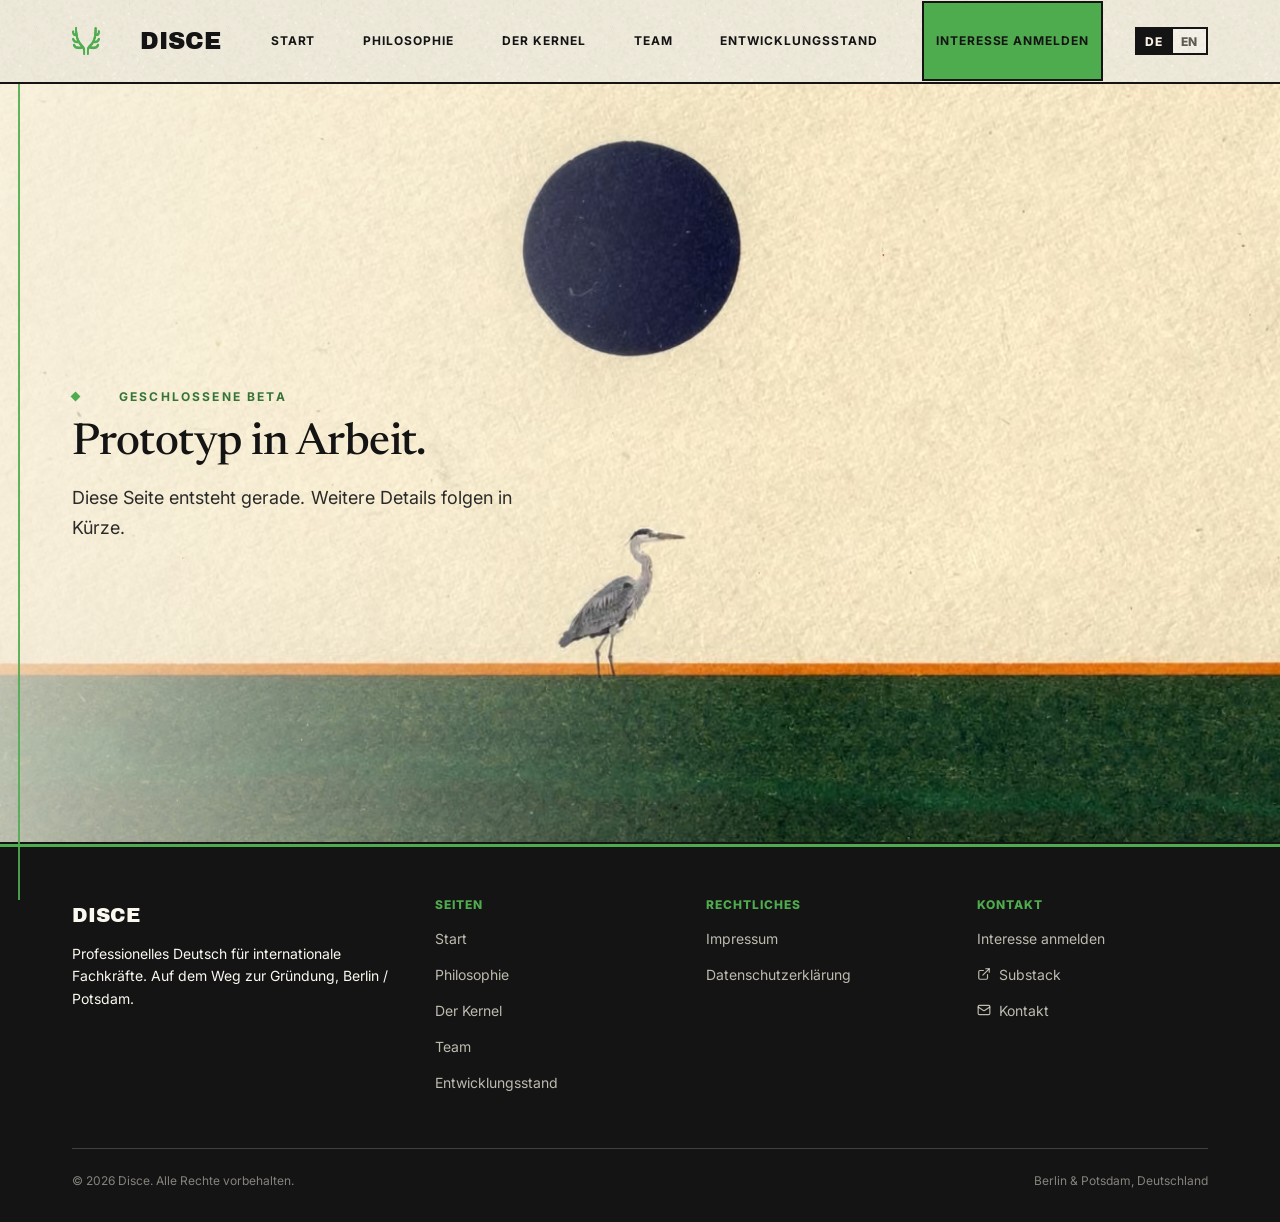
<file: beta.html>
<!DOCTYPE html>
<html lang="de">
<head>
<meta charset="UTF-8">
<meta name="viewport" content="width=device-width, initial-scale=1.0">
<meta name="robots" content="noindex, nofollow">
<meta name="description" content="Die geschlossene Beta von Disce: ein Einblick in den Prototyp, der sich noch in Arbeit befindet.">
<title data-title-de="Beta · Disce" data-title-en="Beta · Disce">Beta · Disce</title>
<script>try{if(localStorage.getItem('disce-lang')==='en'){document.documentElement.className+=' pre-en';document.documentElement.lang='en';}}catch(e){}</script>
<link rel="stylesheet" href="css/experimental.min.css">
<!-- PERF parity: preload the above-the-fold display face (PERF-01). -->
<link rel="preload" href="fonts/newsreader-roman-var.subset.woff2" as="font" type="font/woff2" crossorigin>
<link rel="icon" href="favicon.ico" sizes="any">
<link rel="icon" type="image/png" href="images/derived/icon-192.png" sizes="192x192">
<link rel="apple-touch-icon" href="apple-touch-icon.png">
<link rel="manifest" href="site.webmanifest">
<link rel="canonical" href="https://weltvorstellung.de/beta.html">
<meta property="og:type" content="website">
<meta property="og:site_name" content="Disce">
<meta property="og:locale" content="de_DE">
<meta property="og:locale:alternate" content="en_US">
<meta property="og:title" content="Beta · Disce">
<meta property="og:description" content="Die geschlossene Beta von Disce: ein Einblick in den Prototyp, der sich noch in Arbeit befindet.">
<meta property="og:url" content="https://weltvorstellung.de/beta.html">
<meta property="og:image" content="https://weltvorstellung.de/images/derived/og-disce-1200x630.jpg">
<meta property="og:image:width" content="1200">
<meta property="og:image:height" content="630">
<meta name="twitter:card" content="summary_large_image">
<meta name="twitter:title" content="Beta · Disce">
<meta name="twitter:description" content="Die geschlossene Beta von Disce: ein Einblick in den Prototyp, der sich noch in Arbeit befindet.">
<meta name="twitter:image" content="https://weltvorstellung.de/images/derived/og-disce-1200x630.jpg">
</head>
<body>

<a class="skip-link" href="#main"><span data-lang="de">Zum Inhalt springen</span><span data-lang="en">Skip to content</span></a>

<!-- ICON-SPRITE:START (generated by scripts/sync_icon_sprite.py; do not edit by hand) -->
<svg class="icon-sprite" aria-hidden="true" focusable="false">
  <symbol id="icon-arrow-left" viewBox="0 0 24 24"><path d="m12 19-7-7 7-7"/><path d="M19 12H5"/></symbol>
  <symbol id="icon-arrow-right" viewBox="0 0 24 24"><path d="M5 12h14"/><path d="m12 5 7 7-7 7"/></symbol>
  <symbol id="icon-calendar-clock" viewBox="0 0 24 24"><path d="M16 14v2.2l1.6 1"/><path d="M16 2v3"/><path d="M21 7.338V5a2 2 0 00-2-2H5a2 2 0 00-2 2v14a2 2 0 002 2h2.338"/><path d="M3 9h5.859"/><path d="M8 2v3"/><circle cx="16" cy="16" r="6"/></symbol>
  <symbol id="icon-check" viewBox="0 0 24 24"><path d="M20 6 9 17l-5-5"/></symbol>
  <symbol id="icon-clock" viewBox="0 0 24 24"><circle cx="12" cy="12" r="10"/><path d="M12 6v6l4 2"/></symbol>
  <symbol id="icon-external-link" viewBox="0 0 24 24"><path d="M15 3h6v6"/><path d="M10 14 21 3"/><path d="M18 13v6a2 2 0 0 1-2 2H5a2 2 0 0 1-2-2V8a2 2 0 0 1 2-2h6"/></symbol>
  <symbol id="icon-mail" viewBox="0 0 24 24"><path d="m22 7-8.991 5.727a2 2 0 0 1-2.009 0L2 7"/><rect x="2" y="4" width="20" height="16" rx="2"/></symbol>
  <symbol id="icon-menu" viewBox="0 0 24 24"><path d="M4 5h16"/><path d="M4 12h16"/><path d="M4 19h16"/></symbol>
  <symbol id="icon-pause" viewBox="0 0 24 24"><rect x="14" y="3" width="5" height="18" rx="1"/><rect x="5" y="3" width="5" height="18" rx="1"/></symbol>
  <symbol id="icon-play" viewBox="0 0 24 24"><path d="M5 5a2 2 0 0 1 3.008-1.728l11.997 6.998a2 2 0 0 1 .003 3.458l-12 7A2 2 0 0 1 5 19z"/></symbol>
  <symbol id="icon-x" viewBox="0 0 24 24"><path d="M18 6 6 18"/><path d="m6 6 12 12"/></symbol>
</svg>
<!-- ICON-SPRITE:END -->

<header class="site-header">
  <div class="wrap nav">
    <a href="index.html" class="brand">
      <img class="brand-mark" src="images/antlers-green.png" alt="" aria-hidden="true">
      DISCE
    </a>
    <button class="nav-toggle" aria-label="Navigation / Menu" aria-expanded="false" aria-controls="site-nav"><svg class="icon nav-toggle-open" viewBox="0 0 24 24" aria-hidden="true" focusable="false"><use href="#icon-menu"></use></svg><svg class="icon nav-toggle-close" viewBox="0 0 24 24" aria-hidden="true" focusable="false"><use href="#icon-x"></use></svg></button>
    <nav class="nav-links" id="site-nav">
      <a href="index.html"><span data-lang="de">Start</span><span data-lang="en">Home</span></a>
      <a href="philosophy.html"><span data-lang="de">Philosophie</span><span data-lang="en">Philosophy</span></a>
      <a href="kernel.html"><span data-lang="de">Der Kernel</span><span data-lang="en">The Kernel</span></a>
      <a href="team.html"><span data-lang="de">Team</span><span data-lang="en">Our Team</span></a>
      <a href="status.html"><span data-lang="de">Entwicklungsstand</span><span data-lang="en">Development Status</span></a>
      <a href="waitlist.html" class="nav-cta"><span data-lang="de">Interesse anmelden</span><span data-lang="en">Register interest</span></a>
      <div class="lang-switch" role="group" aria-label="Sprache / Language">
        <button type="button" data-set-lang="de" aria-pressed="true">DE</button>
        <button type="button" data-set-lang="en" aria-pressed="false">EN</button>
      </div>
    </nav>
  </div>
</header>

<main id="main" tabindex="-1">

<!-- ============================= BETA HERO ============================= -->
<!-- One-screen C08 (sky-aperture-heron) intro band. All wording below is
     a minimal DE/EN draft and is flagged REVIEW, not final copy. -->
<section class="beta-hero">
  <picture class="beta-hero-bg">
    <source type="image/avif" sizes="100vw"
      srcset="images/derived/DISCE_C08_r1_sky-aperture-heron-768.avif 768w, images/derived/DISCE_C08_r1_sky-aperture-heron-1238.avif 1238w">
    <img src="images/derived/DISCE_C08_r1_sky-aperture-heron-1238.webp" sizes="100vw"
      srcset="images/derived/DISCE_C08_r1_sky-aperture-heron-768.webp 768w, images/derived/DISCE_C08_r1_sky-aperture-heron-1238.webp 1238w"
      alt="" width="1238" height="922" loading="eager" fetchpriority="high" decoding="async">
  </picture>
  <div class="wrap">
    <span class="eyebrow"><span data-lang="de">Geschlossene Beta</span><span data-lang="en">Closed Beta</span></span>
    <h1><span data-lang="de">Prototyp in Arbeit.</span><span data-lang="en">Prototype in progress.</span></h1>
    <p class="lede"><span data-lang="de">Diese Seite entsteht gerade. Weitere Details folgen in Kürze.</span><span data-lang="en">This page is being built. More details will follow shortly.</span></p>
  </div>
</section>

</main>

<footer class="site-footer">
  <div class="wrap">
    <div class="footer-grid">
      <div>
        <div class="footer-brand">DISCE</div>
        <p class="footer-tag"><span data-lang="de">Professionelles Deutsch für internationale Fachkräfte. Auf dem Weg zur Gründung, Berlin / Potsdam.</span><span data-lang="en">Professional German for international professionals. Building toward incorporation, Berlin / Potsdam.</span></p>
      </div>
      <div class="footer-col">
        <h4><span data-lang="de">Seiten</span><span data-lang="en">Site</span></h4>
        <a href="index.html"><span data-lang="de">Start</span><span data-lang="en">Home</span></a>
        <a href="philosophy.html"><span data-lang="de">Philosophie</span><span data-lang="en">Philosophy</span></a>
        <a href="kernel.html"><span data-lang="de">Der Kernel</span><span data-lang="en">The Kernel</span></a>
        <a href="team.html"><span data-lang="de">Team</span><span data-lang="en">Our Team</span></a>
        <a href="status.html"><span data-lang="de">Entwicklungsstand</span><span data-lang="en">Development Status</span></a>
      </div>
      <div class="footer-col">
        <h4><span data-lang="de">Rechtliches</span><span data-lang="en">Legal</span></h4>
        <a href="impressum.html">Impressum</a>
        <a href="datenschutz.html">Datenschutzerkl&auml;rung</a>
      </div>
      <div class="footer-col">
        <h4><span data-lang="de">Kontakt</span><span data-lang="en">Connect</span></h4>
        <a href="waitlist.html"><span data-lang="de">Interesse anmelden</span><span data-lang="en">Register interest</span></a>
        <a href="https://disce.substack.com" target="_blank" rel="noopener"><svg class="icon" viewBox="0 0 24 24" aria-hidden="true" focusable="false"><use href="#icon-external-link"></use></svg>Substack</a>
        <a href="mailto:bjarne.dudzus@disce.de"><svg class="icon icon--lead" viewBox="0 0 24 24" aria-hidden="true" focusable="false"><use href="#icon-mail"></use></svg><span data-lang="de">Kontakt</span><span data-lang="en">Contact</span></a>
      </div>
    </div>
    <div class="footer-bottom">
      <span><span data-lang="de">© 2026 Disce. Alle Rechte vorbehalten.</span><span data-lang="en">© 2026 Disce. All rights reserved.</span></span>
      <span><span data-lang="de">Berlin &amp; Potsdam, Deutschland</span><span data-lang="en">Berlin &amp; Potsdam, Germany</span></span>
    </div>
  </div>
</footer>

<script src="js/site.js"></script>
</body>
</html>
</file>
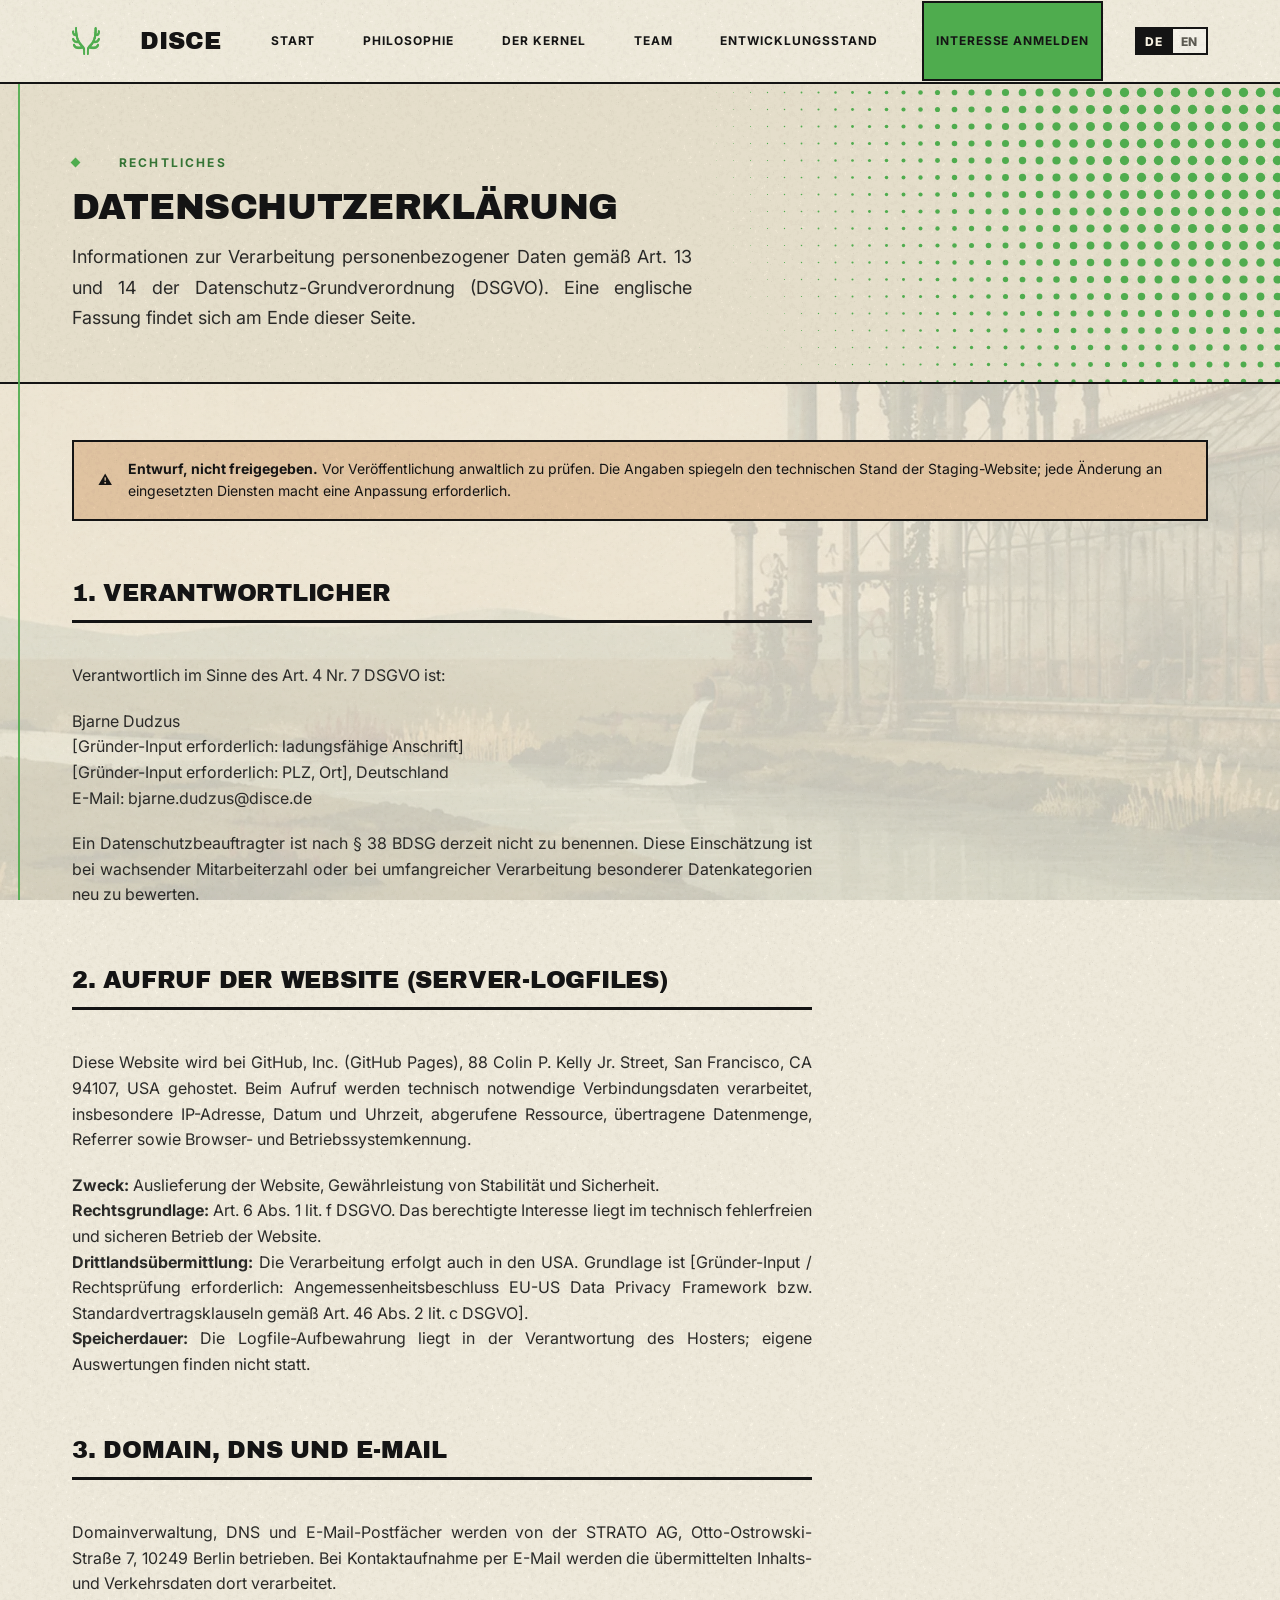
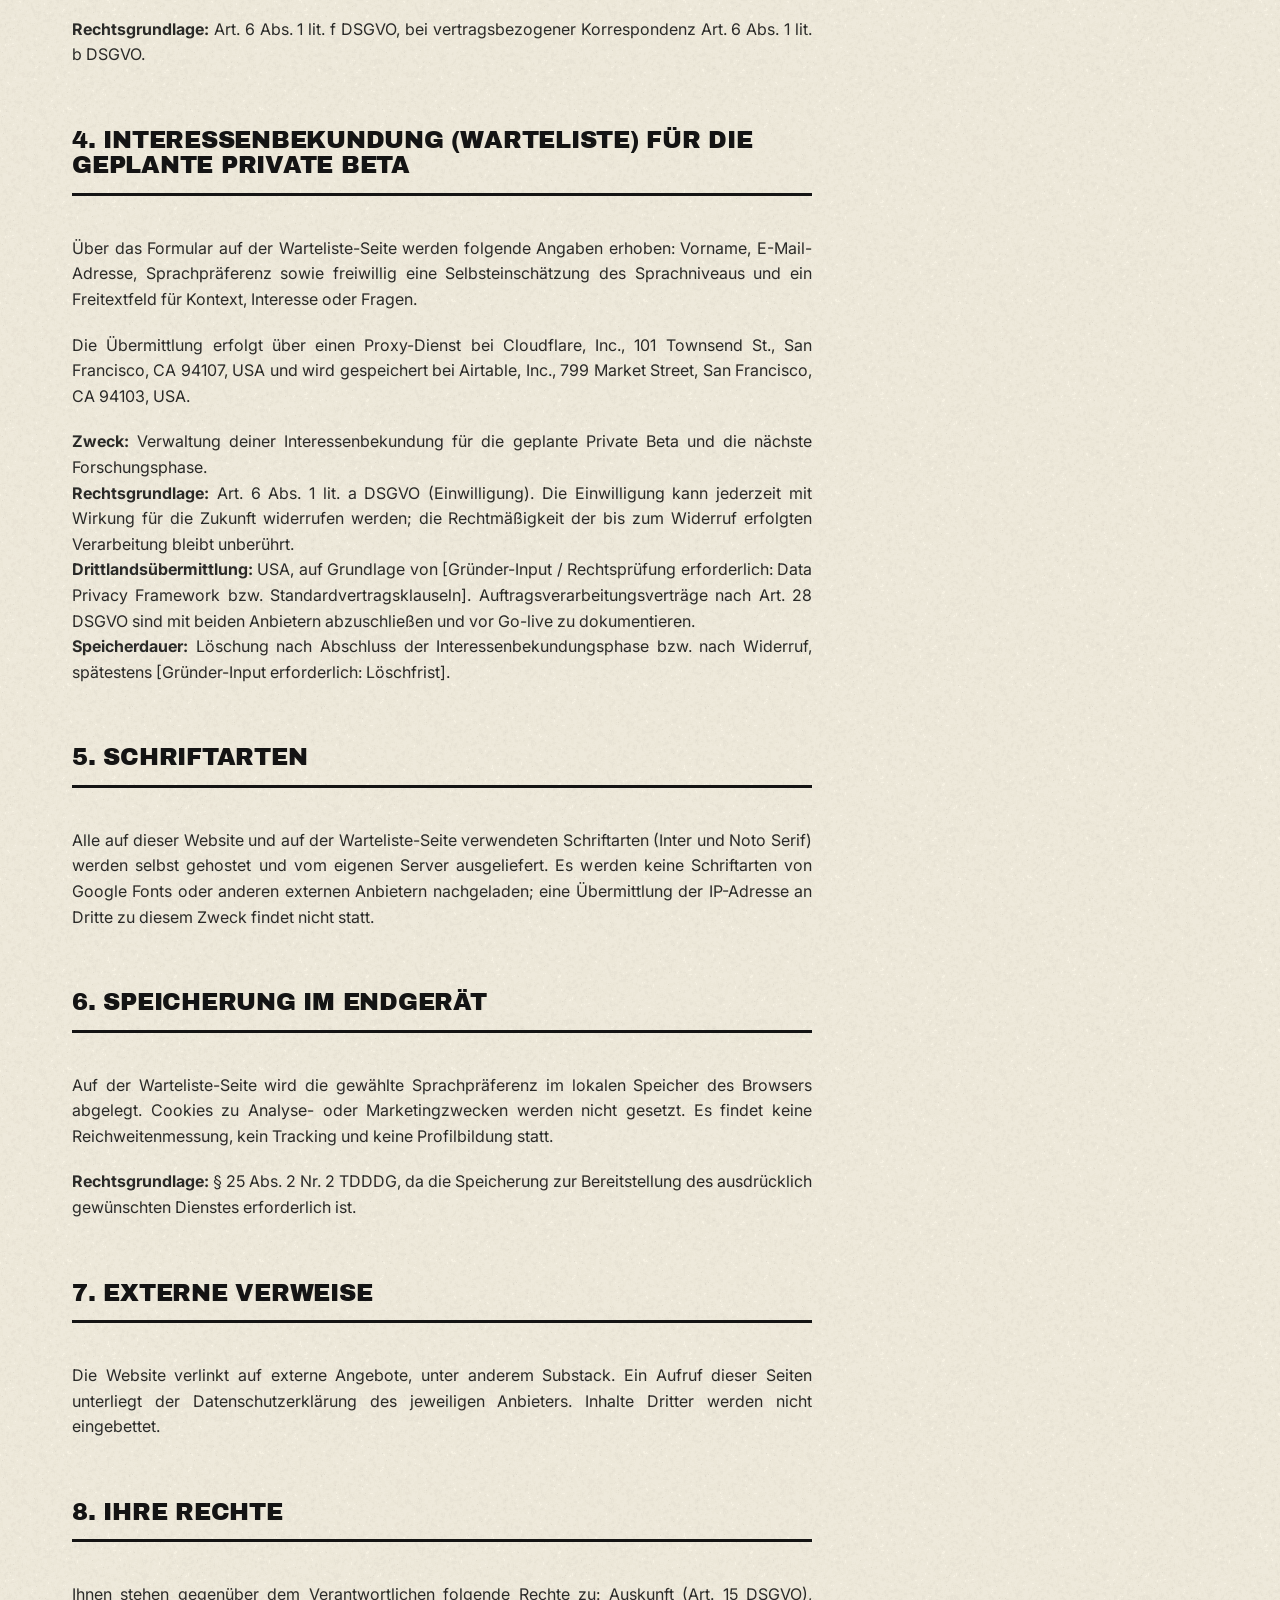
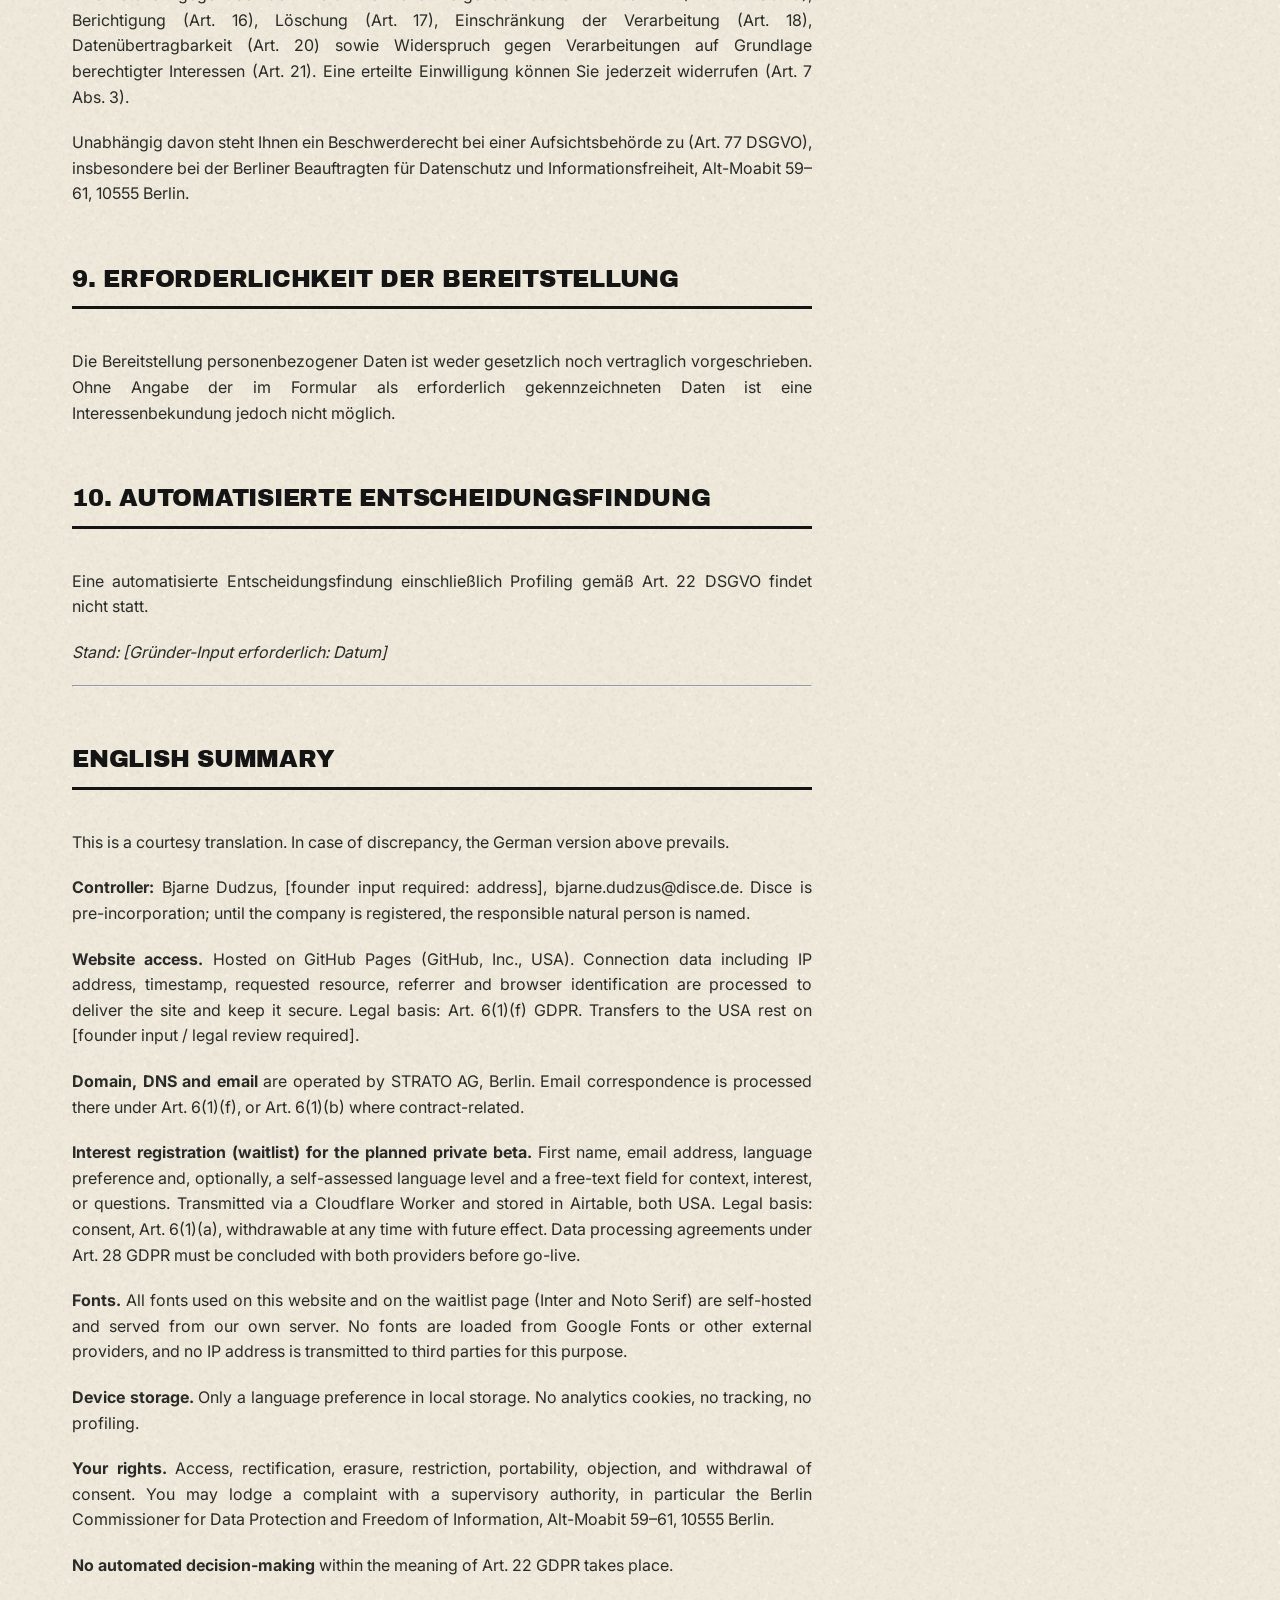
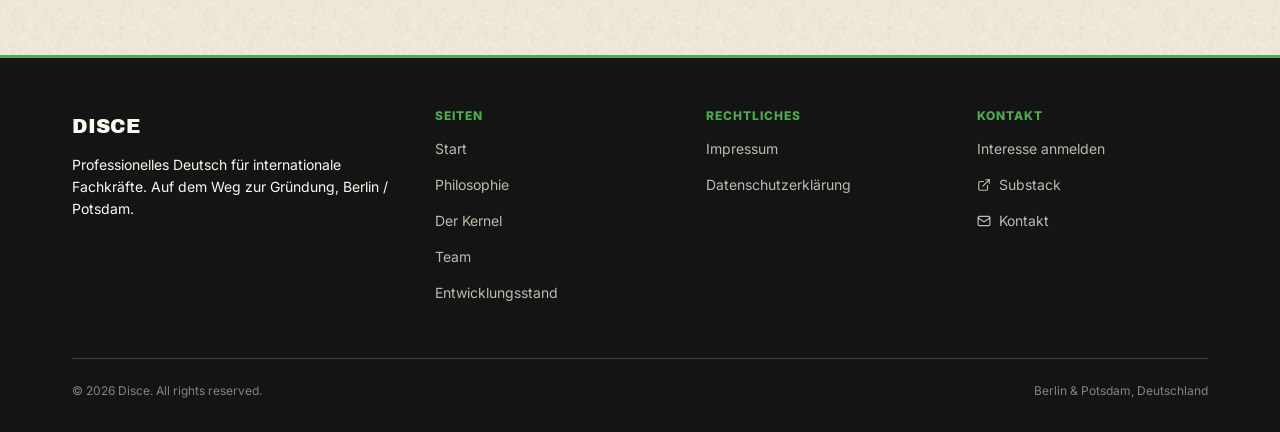
<file: datenschutz.html>
<!DOCTYPE html>
<html lang="de">
<head>
<meta charset="UTF-8">
<meta name="viewport" content="width=device-width, initial-scale=1.0">
<meta name="robots" content="noindex, nofollow">
<meta name="description" content="Datenschutzerklärung gemäß Art. 13 DSGVO.">
<title>Datenschutzerklärung · Disce</title>
<script>try{if(localStorage.getItem('disce-lang')==='en'){document.documentElement.className+=' pre-en';document.documentElement.lang='en';}}catch(e){}</script>
<link rel="stylesheet" href="css/experimental.min.css">
<!-- PERF parity: preload the above-the-fold display face (PERF-01). -->
<link rel="preload" href="fonts/archivo-black-400.subset.woff2" as="font" type="font/woff2" crossorigin>
<!-- PERF parity: parallelize the generative dot-field module chain. -->
<link rel="modulepreload" href="js/generative/loader.js">
<link rel="modulepreload" href="js/generative/registry.js">
<link rel="modulepreload" href="js/generative/dot-field/index.js">
<link rel="modulepreload" href="js/generative/dot-field/composition.js">
<link rel="modulepreload" href="js/generative/dot-field/reactive.js">
<link rel="modulepreload" href="js/generative/tokens.js">
<link rel="icon" href="favicon.ico" sizes="any">
<link rel="icon" type="image/png" href="images/derived/icon-192.png" sizes="192x192">
<link rel="apple-touch-icon" href="apple-touch-icon.png">
<link rel="manifest" href="site.webmanifest">
<link rel="canonical" href="https://weltvorstellung.de/datenschutz.html">
<meta property="og:type" content="website">
<meta property="og:site_name" content="Disce">
<meta property="og:locale" content="de_DE">
<meta property="og:locale:alternate" content="en_US">
<meta property="og:title" content="Datenschutzerklärung · Disce">
<meta property="og:description" content="Datenschutzerklärung gemäß Art. 13 DSGVO.">
<meta property="og:url" content="https://weltvorstellung.de/datenschutz.html">
<meta property="og:image" content="https://weltvorstellung.de/images/derived/og-disce-1200x630.jpg">
<meta property="og:image:width" content="1200">
<meta property="og:image:height" content="630">
<meta name="twitter:card" content="summary_large_image">
<meta name="twitter:title" content="Datenschutzerklärung · Disce">
<meta name="twitter:description" content="Datenschutzerklärung gemäß Art. 13 DSGVO.">
<meta name="twitter:image" content="https://weltvorstellung.de/images/derived/og-disce-1200x630.jpg">
</head>
<body>

<a class="skip-link" href="#main"><span data-lang="de">Zum Inhalt springen</span><span data-lang="en">Skip to content</span></a>

<!-- ICON-SPRITE:START (generated by scripts/sync_icon_sprite.py; do not edit by hand) -->
<svg class="icon-sprite" aria-hidden="true" focusable="false">
  <symbol id="icon-arrow-left" viewBox="0 0 24 24"><path d="m12 19-7-7 7-7"/><path d="M19 12H5"/></symbol>
  <symbol id="icon-arrow-right" viewBox="0 0 24 24"><path d="M5 12h14"/><path d="m12 5 7 7-7 7"/></symbol>
  <symbol id="icon-calendar-clock" viewBox="0 0 24 24"><path d="M16 14v2.2l1.6 1"/><path d="M16 2v3"/><path d="M21 7.338V5a2 2 0 00-2-2H5a2 2 0 00-2 2v14a2 2 0 002 2h2.338"/><path d="M3 9h5.859"/><path d="M8 2v3"/><circle cx="16" cy="16" r="6"/></symbol>
  <symbol id="icon-check" viewBox="0 0 24 24"><path d="M20 6 9 17l-5-5"/></symbol>
  <symbol id="icon-clock" viewBox="0 0 24 24"><circle cx="12" cy="12" r="10"/><path d="M12 6v6l4 2"/></symbol>
  <symbol id="icon-external-link" viewBox="0 0 24 24"><path d="M15 3h6v6"/><path d="M10 14 21 3"/><path d="M18 13v6a2 2 0 0 1-2 2H5a2 2 0 0 1-2-2V8a2 2 0 0 1 2-2h6"/></symbol>
  <symbol id="icon-mail" viewBox="0 0 24 24"><path d="m22 7-8.991 5.727a2 2 0 0 1-2.009 0L2 7"/><rect x="2" y="4" width="20" height="16" rx="2"/></symbol>
  <symbol id="icon-menu" viewBox="0 0 24 24"><path d="M4 5h16"/><path d="M4 12h16"/><path d="M4 19h16"/></symbol>
  <symbol id="icon-pause" viewBox="0 0 24 24"><rect x="14" y="3" width="5" height="18" rx="1"/><rect x="5" y="3" width="5" height="18" rx="1"/></symbol>
  <symbol id="icon-play" viewBox="0 0 24 24"><path d="M5 5a2 2 0 0 1 3.008-1.728l11.997 6.998a2 2 0 0 1 .003 3.458l-12 7A2 2 0 0 1 5 19z"/></symbol>
  <symbol id="icon-x" viewBox="0 0 24 24"><path d="M18 6 6 18"/><path d="m6 6 12 12"/></symbol>
</svg>
<!-- ICON-SPRITE:END -->

<header class="site-header">
  <div class="wrap nav">
    <a href="index.html" class="brand">
      <img class="brand-mark" src="images/antlers-green.png" alt="" aria-hidden="true">
      DISCE
    </a>
    <button class="nav-toggle" aria-label="Navigation / Menu" aria-expanded="false" aria-controls="site-nav"><svg class="icon nav-toggle-open" viewBox="0 0 24 24" aria-hidden="true" focusable="false"><use href="#icon-menu"></use></svg><svg class="icon nav-toggle-close" viewBox="0 0 24 24" aria-hidden="true" focusable="false"><use href="#icon-x"></use></svg></button>
    <nav class="nav-links" id="site-nav">
      <a href="index.html"><span data-lang="de">Start</span><span data-lang="en">Home</span></a>
      <a href="philosophy.html"><span data-lang="de">Philosophie</span><span data-lang="en">Philosophy</span></a>
      <a href="kernel.html"><span data-lang="de">Der Kernel</span><span data-lang="en">The Kernel</span></a>
      <a href="team.html"><span data-lang="de">Team</span><span data-lang="en">Our Team</span></a>
      <a href="status.html"><span data-lang="de">Entwicklungsstand</span><span data-lang="en">Development Status</span></a>
      <a href="waitlist.html" class="nav-cta"><span data-lang="de">Interesse anmelden</span><span data-lang="en">Register interest</span></a>
      <div class="lang-switch" role="group" aria-label="Sprache / Language">
        <button type="button" data-set-lang="de" aria-pressed="true">DE</button>
        <button type="button" data-set-lang="en" aria-pressed="false">EN</button>
      </div>

    </nav>
  </div>
</header>

<main id="main" tabindex="-1">


<section class="page-hero">
  <div class="dot-field dot-field--hero" data-gen="dot-field" data-field="bloom" data-seed="dot-bloom" aria-hidden="true"></div>
  <div class="wrap">
    <span class="eyebrow">Rechtliches</span>
    <h1>Datenschutz&shy;erkl&auml;rung</h1>
    <p class="lede">Informationen zur Verarbeitung personenbezogener Daten gem&auml;&szlig; Art. 13 und 14 der Datenschutz-Grundverordnung (DSGVO). Eine englische Fassung findet sich am Ende dieser Seite.</p>
    <p class="lede legal-lang-note" data-lang="en">The German version below is authoritative. An English summary follows at the end of the page.</p>
  </div>
</section>

<section class="tight">
  <div class="wrap">
    <div class="status-banner">
      <span>&#9888;</span>
      <span><strong>Entwurf, nicht freigegeben.</strong> Vor Ver&ouml;ffentlichung anwaltlich zu pr&uuml;fen. Die Angaben spiegeln den technischen Stand der Staging-Website; jede &Auml;nderung an eingesetzten Diensten macht eine Anpassung erforderlich.</span>
    </div>

    <div class="prose">

      <h2>1. Verantwortlicher</h2>
      <p>Verantwortlich im Sinne des Art. 4 Nr. 7 DSGVO ist:</p>
      <p>
        Bjarne Dudzus<br>
        [Gr&uuml;nder-Input erforderlich: ladungsf&auml;hige Anschrift]<br>
        [Gr&uuml;nder-Input erforderlich: PLZ, Ort], Deutschland<br>
        E-Mail: bjarne.dudzus@disce.de
      </p>
      <p>Ein Datenschutzbeauftragter ist nach &sect; 38 BDSG derzeit nicht zu benennen. Diese Einsch&auml;tzung ist bei wachsender Mitarbeiterzahl oder bei umfangreicher Verarbeitung besonderer Datenkategorien neu zu bewerten.</p>

      <h2>2. Aufruf der Website (Server-Logfiles)</h2>
      <p>Diese Website wird bei GitHub, Inc. (GitHub Pages), 88 Colin P. Kelly Jr. Street, San Francisco, CA 94107, USA gehostet. Beim Aufruf werden technisch notwendige Verbindungsdaten verarbeitet, insbesondere IP-Adresse, Datum und Uhrzeit, abgerufene Ressource, &uuml;bertragene Datenmenge, Referrer sowie Browser- und Betriebssystemkennung.</p>
      <p><strong>Zweck:</strong> Auslieferung der Website, Gew&auml;hrleistung von Stabilit&auml;t und Sicherheit.<br>
      <strong>Rechtsgrundlage:</strong> Art. 6 Abs. 1 lit. f DSGVO. Das berechtigte Interesse liegt im technisch fehlerfreien und sicheren Betrieb der Website.<br>
      <strong>Drittlands&uuml;bermittlung:</strong> Die Verarbeitung erfolgt auch in den USA. Grundlage ist [Gr&uuml;nder-Input / Rechtspr&uuml;fung erforderlich: Angemessenheitsbeschluss EU-US Data Privacy Framework bzw. Standardvertragsklauseln gem&auml;&szlig; Art. 46 Abs. 2 lit. c DSGVO].<br>
      <strong>Speicherdauer:</strong> Die Logfile-Aufbewahrung liegt in der Verantwortung des Hosters; eigene Auswertungen finden nicht statt.</p>

      <h2>3. Domain, DNS und E-Mail</h2>
      <p>Domainverwaltung, DNS und E-Mail-Postf&auml;cher werden von der STRATO AG, Otto-Ostrowski-Stra&szlig;e 7, 10249 Berlin betrieben. Bei Kontaktaufnahme per E-Mail werden die &uuml;bermittelten Inhalts- und Verkehrsdaten dort verarbeitet.</p>
      <p><strong>Rechtsgrundlage:</strong> Art. 6 Abs. 1 lit. f DSGVO, bei vertragsbezogener Korrespondenz Art. 6 Abs. 1 lit. b DSGVO.</p>

      <h2>4. Interessenbekundung (Warteliste) f&uuml;r die geplante Private Beta</h2>
      <p>&Uuml;ber das Formular auf der Warteliste-Seite werden folgende Angaben erhoben: Vorname, E-Mail-Adresse, Sprachpr&auml;ferenz sowie freiwillig eine Selbsteinsch&auml;tzung des Sprachniveaus und ein Freitextfeld f&uuml;r Kontext, Interesse oder Fragen.</p>
      <p>Die &Uuml;bermittlung erfolgt &uuml;ber einen Proxy-Dienst bei Cloudflare, Inc., 101 Townsend St., San Francisco, CA 94107, USA und wird gespeichert bei Airtable, Inc., 799 Market Street, San Francisco, CA 94103, USA.</p>
      <p><strong>Zweck:</strong> Verwaltung deiner Interessenbekundung f&uuml;r die geplante Private Beta und die n&auml;chste Forschungsphase.<br>
      <strong>Rechtsgrundlage:</strong> Art. 6 Abs. 1 lit. a DSGVO (Einwilligung). Die Einwilligung kann jederzeit mit Wirkung f&uuml;r die Zukunft widerrufen werden; die Rechtm&auml;&szlig;igkeit der bis zum Widerruf erfolgten Verarbeitung bleibt unber&uuml;hrt.<br>
      <strong>Drittlands&uuml;bermittlung:</strong> USA, auf Grundlage von [Gr&uuml;nder-Input / Rechtspr&uuml;fung erforderlich: Data Privacy Framework bzw. Standardvertragsklauseln]. Auftragsverarbeitungsvertr&auml;ge nach Art. 28 DSGVO sind mit beiden Anbietern abzuschlie&szlig;en und vor Go-live zu dokumentieren.<br>
      <strong>Speicherdauer:</strong> L&ouml;schung nach Abschluss der Interessenbekundungsphase bzw. nach Widerruf, sp&auml;testens [Gr&uuml;nder-Input erforderlich: L&ouml;schfrist].</p>

      <h2>5. Schriftarten</h2>
      <p>Alle auf dieser Website und auf der Warteliste-Seite verwendeten Schriftarten (Inter und Noto Serif) werden selbst gehostet und vom eigenen Server ausgeliefert. Es werden keine Schriftarten von Google Fonts oder anderen externen Anbietern nachgeladen; eine &Uuml;bermittlung der IP-Adresse an Dritte zu diesem Zweck findet nicht statt.</p>

      <h2>6. Speicherung im Endger&auml;t</h2>
      <p>Auf der Warteliste-Seite wird die gew&auml;hlte Sprachpr&auml;ferenz im lokalen Speicher des Browsers abgelegt. Cookies zu Analyse- oder Marketingzwecken werden nicht gesetzt. Es findet keine Reichweitenmessung, kein Tracking und keine Profilbildung statt.</p>
      <p><strong>Rechtsgrundlage:</strong> &sect; 25 Abs. 2 Nr. 2 TDDDG, da die Speicherung zur Bereitstellung des ausdr&uuml;cklich gew&uuml;nschten Dienstes erforderlich ist.</p>

      <h2>7. Externe Verweise</h2>
      <p>Die Website verlinkt auf externe Angebote, unter anderem Substack. Ein Aufruf dieser Seiten unterliegt der Datenschutzerkl&auml;rung des jeweiligen Anbieters. Inhalte Dritter werden nicht eingebettet.</p>

      <h2>8. Ihre Rechte</h2>
      <p>Ihnen stehen gegen&uuml;ber dem Verantwortlichen folgende Rechte zu: Auskunft (Art. 15 DSGVO), Berichtigung (Art. 16), L&ouml;schung (Art. 17), Einschr&auml;nkung der Verarbeitung (Art. 18), Daten&uuml;bertragbarkeit (Art. 20) sowie Widerspruch gegen Verarbeitungen auf Grundlage berechtigter Interessen (Art. 21). Eine erteilte Einwilligung k&ouml;nnen Sie jederzeit widerrufen (Art. 7 Abs. 3).</p>
      <p>Unabh&auml;ngig davon steht Ihnen ein Beschwerderecht bei einer Aufsichtsbeh&ouml;rde zu (Art. 77 DSGVO), insbesondere bei der Berliner Beauftragten f&uuml;r Datenschutz und Informationsfreiheit, Alt-Moabit 59&ndash;61, 10555 Berlin.</p>

      <h2>9. Erforderlichkeit der Bereitstellung</h2>
      <p>Die Bereitstellung personenbezogener Daten ist weder gesetzlich noch vertraglich vorgeschrieben. Ohne Angabe der im Formular als erforderlich gekennzeichneten Daten ist eine Interessenbekundung jedoch nicht m&ouml;glich.</p>

      <h2>10. Automatisierte Entscheidungsfindung</h2>
      <p>Eine automatisierte Entscheidungsfindung einschlie&szlig;lich Profiling gem&auml;&szlig; Art. 22 DSGVO findet nicht statt.</p>

      <p><em>Stand: [Gr&uuml;nder-Input erforderlich: Datum]</em></p>

      <hr>

      <h2>English summary</h2>
      <p>This is a courtesy translation. In case of discrepancy, the German version above prevails.</p>
      <p><strong>Controller:</strong> Bjarne Dudzus, [founder input required: address], bjarne.dudzus@disce.de. Disce is pre-incorporation; until the company is registered, the responsible natural person is named.</p>
      <p><strong>Website access.</strong> Hosted on GitHub Pages (GitHub, Inc., USA). Connection data including IP address, timestamp, requested resource, referrer and browser identification are processed to deliver the site and keep it secure. Legal basis: Art. 6(1)(f) GDPR. Transfers to the USA rest on [founder input / legal review required].</p>
      <p><strong>Domain, DNS and email</strong> are operated by STRATO AG, Berlin. Email correspondence is processed there under Art. 6(1)(f), or Art. 6(1)(b) where contract-related.</p>
      <p><strong>Interest registration (waitlist) for the planned private beta.</strong> First name, email address, language preference and, optionally, a self-assessed language level and a free-text field for context, interest, or questions. Transmitted via a Cloudflare Worker and stored in Airtable, both USA. Legal basis: consent, Art. 6(1)(a), withdrawable at any time with future effect. Data processing agreements under Art. 28 GDPR must be concluded with both providers before go-live.</p>
      <p><strong>Fonts.</strong> All fonts used on this website and on the waitlist page (Inter and Noto Serif) are self-hosted and served from our own server. No fonts are loaded from Google Fonts or other external providers, and no IP address is transmitted to third parties for this purpose.</p>
      <p><strong>Device storage.</strong> Only a language preference in local storage. No analytics cookies, no tracking, no profiling.</p>
      <p><strong>Your rights.</strong> Access, rectification, erasure, restriction, portability, objection, and withdrawal of consent. You may lodge a complaint with a supervisory authority, in particular the Berlin Commissioner for Data Protection and Freedom of Information, Alt-Moabit 59&ndash;61, 10555 Berlin.</p>
      <p><strong>No automated decision-making</strong> within the meaning of Art. 22 GDPR takes place.</p>

    </div>
  </div>
</section>

</main>

<footer class="site-footer">
  <div class="wrap">
    <div class="footer-grid">
      <div>
        <div class="footer-brand">DISCE</div>
        <p class="footer-tag"><span data-lang="de">Professionelles Deutsch für internationale Fachkräfte. Auf dem Weg zur Gründung, Berlin / Potsdam.</span><span data-lang="en">Professional German for international professionals. Building toward incorporation, Berlin / Potsdam.</span></p>
      </div>
      <div class="footer-col">
        <h2><span data-lang="de">Seiten</span><span data-lang="en">Site</span></h2>
        <a href="index.html"><span data-lang="de">Start</span><span data-lang="en">Home</span></a>
        <a href="philosophy.html"><span data-lang="de">Philosophie</span><span data-lang="en">Philosophy</span></a>
        <a href="kernel.html"><span data-lang="de">Der Kernel</span><span data-lang="en">The Kernel</span></a>
        <a href="team.html"><span data-lang="de">Team</span><span data-lang="en">Our Team</span></a>
        <a href="status.html"><span data-lang="de">Entwicklungsstand</span><span data-lang="en">Development Status</span></a>
      </div>
      <div class="footer-col">
        <h2><span data-lang="de">Rechtliches</span><span data-lang="en">Legal</span></h2>
        <a href="impressum.html">Impressum</a>
        <a href="datenschutz.html">Datenschutzerkl&auml;rung</a>
      </div>
      <div class="footer-col">
        <h2><span data-lang="de">Kontakt</span><span data-lang="en">Connect</span></h2>
        <a href="waitlist.html"><span data-lang="de">Interesse anmelden</span><span data-lang="en">Register interest</span></a>
        <a href="https://disce.substack.com" target="_blank" rel="noopener"><svg class="icon" viewBox="0 0 24 24" aria-hidden="true" focusable="false"><use href="#icon-external-link"></use></svg>Substack</a>
        <a href="mailto:bjarne.dudzus@disce.de"><svg class="icon icon--lead" viewBox="0 0 24 24" aria-hidden="true" focusable="false"><use href="#icon-mail"></use></svg><span data-lang="de">Kontakt</span><span data-lang="en">Contact</span></a>
      </div>
    </div>
    <div class="footer-bottom">
      <span>&copy; 2026 Disce. All rights reserved.</span>
      <span><span data-lang="de">Berlin &amp; Potsdam, Deutschland</span><span data-lang="en">Berlin &amp; Potsdam, Germany</span></span>
    </div>
  </div>
</footer>

<script src="js/site.js"></script>
<script type="module" src="js/generative/loader.js"></script>
</body>
</html>
</file>
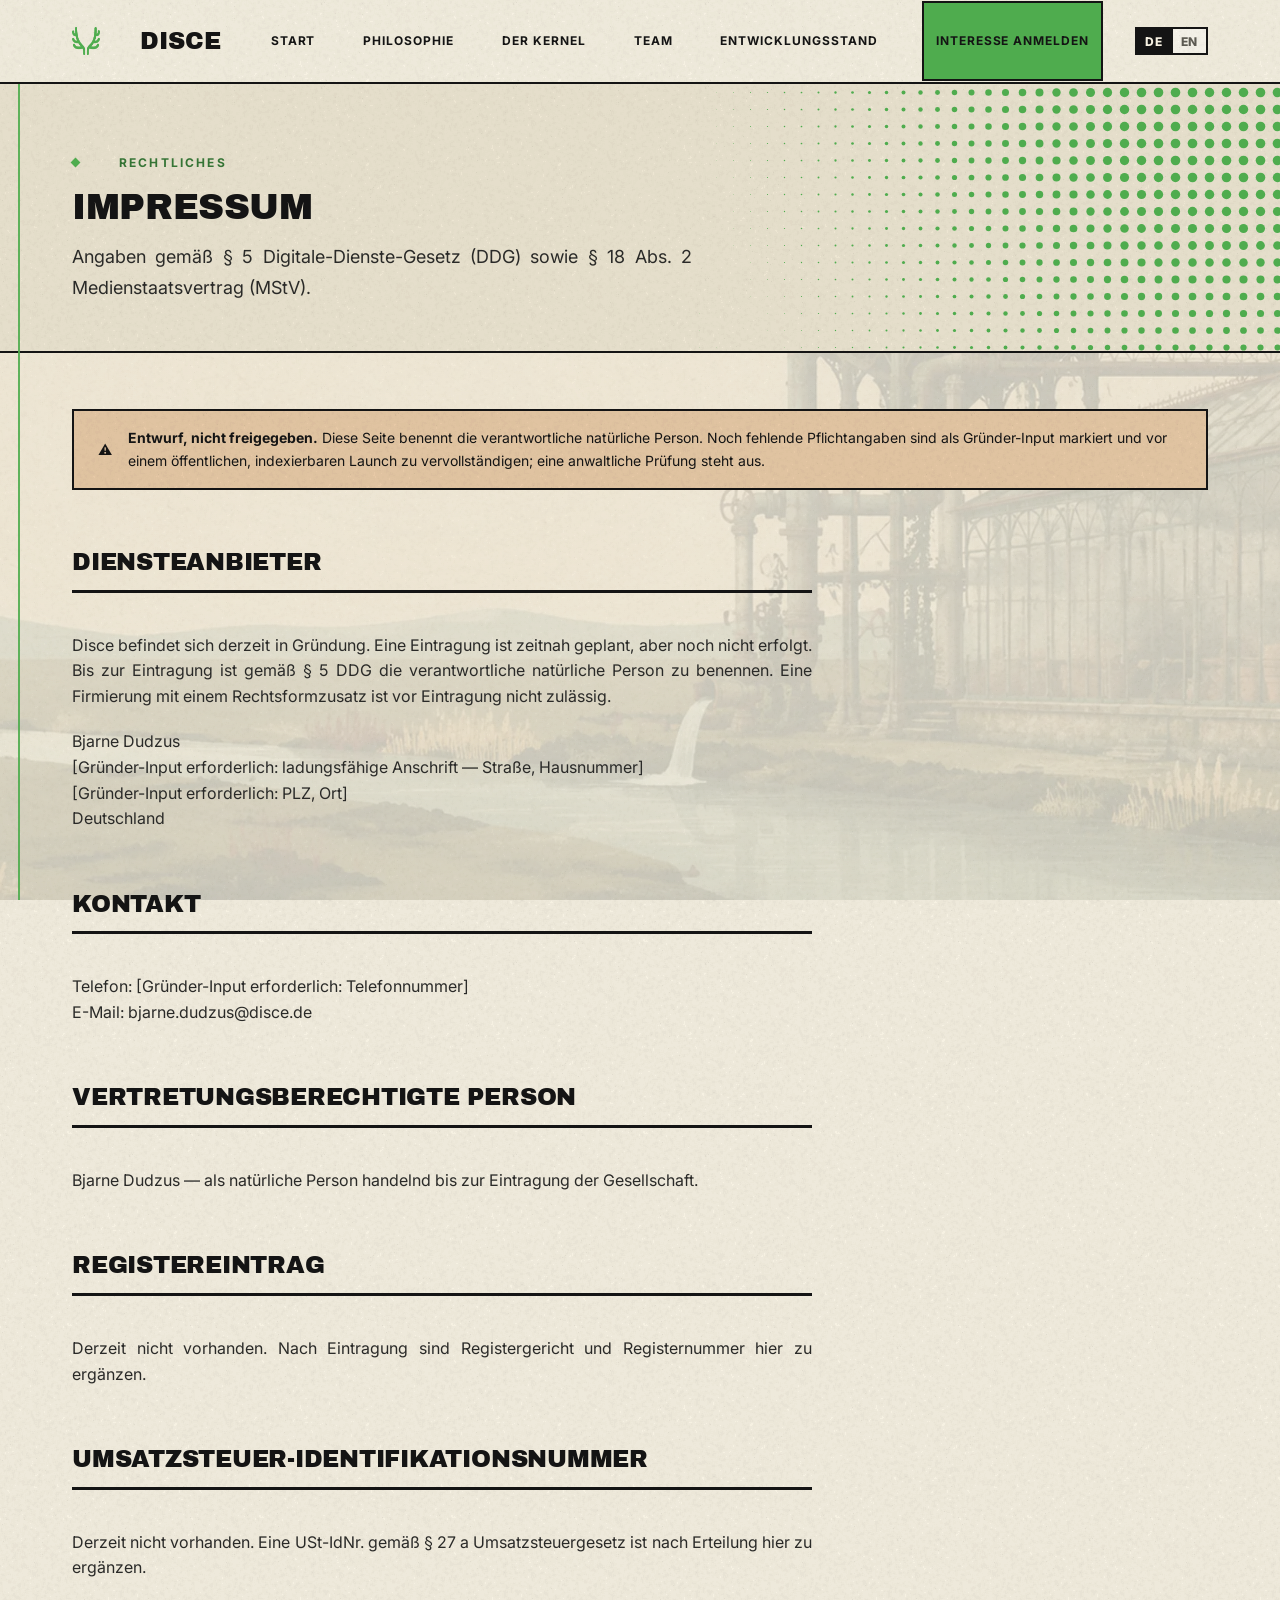
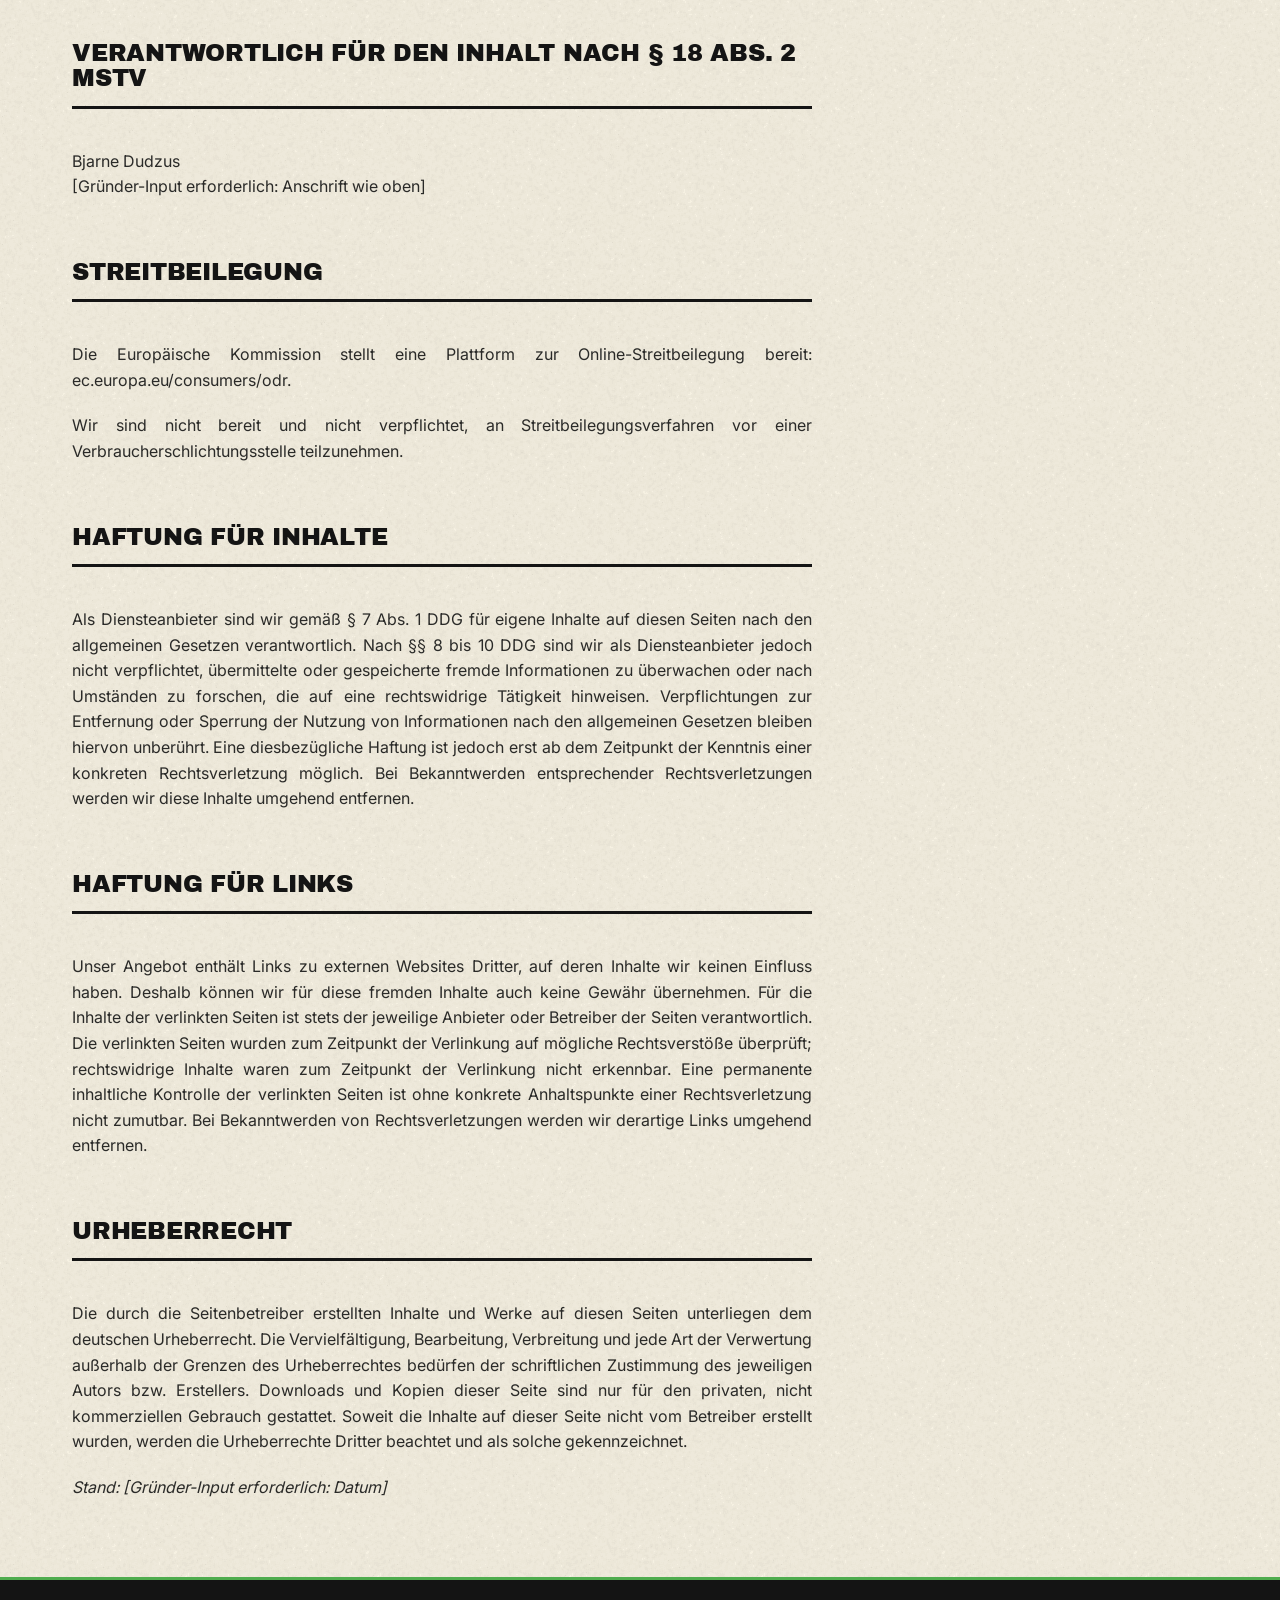
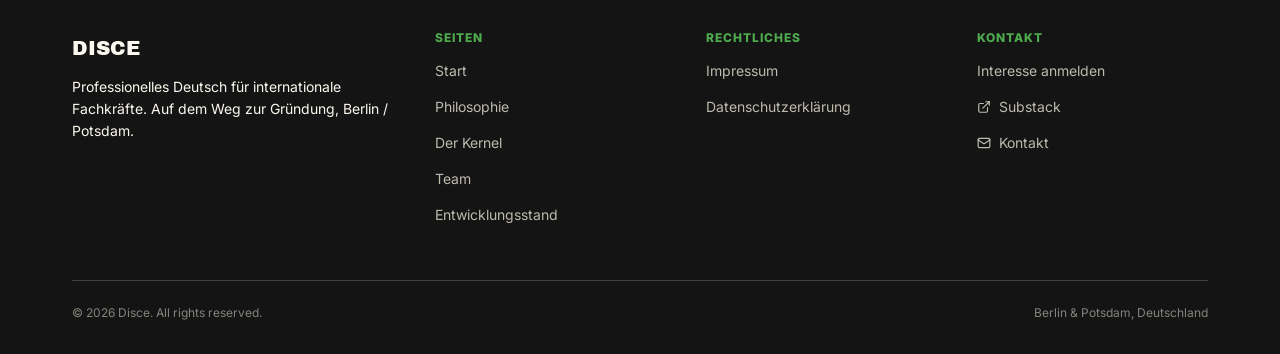
<file: impressum.html>
<!DOCTYPE html>
<html lang="de">
<head>
<meta charset="UTF-8">
<meta name="viewport" content="width=device-width, initial-scale=1.0">
<meta name="robots" content="noindex, nofollow">
<meta name="description" content="Impressum gemäß § 5 DDG.">
<title>Impressum · Disce</title>
<script>try{if(localStorage.getItem('disce-lang')==='en'){document.documentElement.className+=' pre-en';document.documentElement.lang='en';}}catch(e){}</script>
<link rel="stylesheet" href="css/experimental.min.css">
<!-- PERF parity: preload the above-the-fold display face (PERF-01). -->
<link rel="preload" href="fonts/archivo-black-400.subset.woff2" as="font" type="font/woff2" crossorigin>
<!-- PERF parity: parallelize the generative dot-field module chain. -->
<link rel="modulepreload" href="js/generative/loader.js">
<link rel="modulepreload" href="js/generative/registry.js">
<link rel="modulepreload" href="js/generative/dot-field/index.js">
<link rel="modulepreload" href="js/generative/dot-field/composition.js">
<link rel="modulepreload" href="js/generative/dot-field/reactive.js">
<link rel="modulepreload" href="js/generative/tokens.js">
<link rel="icon" href="favicon.ico" sizes="any">
<link rel="icon" type="image/png" href="images/derived/icon-192.png" sizes="192x192">
<link rel="apple-touch-icon" href="apple-touch-icon.png">
<link rel="manifest" href="site.webmanifest">
<link rel="canonical" href="https://weltvorstellung.de/impressum.html">
<meta property="og:type" content="website">
<meta property="og:site_name" content="Disce">
<meta property="og:locale" content="de_DE">
<meta property="og:locale:alternate" content="en_US">
<meta property="og:title" content="Impressum · Disce">
<meta property="og:description" content="Impressum gemäß § 5 DDG.">
<meta property="og:url" content="https://weltvorstellung.de/impressum.html">
<meta property="og:image" content="https://weltvorstellung.de/images/derived/og-disce-1200x630.jpg">
<meta property="og:image:width" content="1200">
<meta property="og:image:height" content="630">
<meta name="twitter:card" content="summary_large_image">
<meta name="twitter:title" content="Impressum · Disce">
<meta name="twitter:description" content="Impressum gemäß § 5 DDG.">
<meta name="twitter:image" content="https://weltvorstellung.de/images/derived/og-disce-1200x630.jpg">
</head>
<body>

<a class="skip-link" href="#main"><span data-lang="de">Zum Inhalt springen</span><span data-lang="en">Skip to content</span></a>

<!-- ICON-SPRITE:START (generated by scripts/sync_icon_sprite.py; do not edit by hand) -->
<svg class="icon-sprite" aria-hidden="true" focusable="false">
  <symbol id="icon-arrow-left" viewBox="0 0 24 24"><path d="m12 19-7-7 7-7"/><path d="M19 12H5"/></symbol>
  <symbol id="icon-arrow-right" viewBox="0 0 24 24"><path d="M5 12h14"/><path d="m12 5 7 7-7 7"/></symbol>
  <symbol id="icon-calendar-clock" viewBox="0 0 24 24"><path d="M16 14v2.2l1.6 1"/><path d="M16 2v3"/><path d="M21 7.338V5a2 2 0 00-2-2H5a2 2 0 00-2 2v14a2 2 0 002 2h2.338"/><path d="M3 9h5.859"/><path d="M8 2v3"/><circle cx="16" cy="16" r="6"/></symbol>
  <symbol id="icon-check" viewBox="0 0 24 24"><path d="M20 6 9 17l-5-5"/></symbol>
  <symbol id="icon-clock" viewBox="0 0 24 24"><circle cx="12" cy="12" r="10"/><path d="M12 6v6l4 2"/></symbol>
  <symbol id="icon-external-link" viewBox="0 0 24 24"><path d="M15 3h6v6"/><path d="M10 14 21 3"/><path d="M18 13v6a2 2 0 0 1-2 2H5a2 2 0 0 1-2-2V8a2 2 0 0 1 2-2h6"/></symbol>
  <symbol id="icon-mail" viewBox="0 0 24 24"><path d="m22 7-8.991 5.727a2 2 0 0 1-2.009 0L2 7"/><rect x="2" y="4" width="20" height="16" rx="2"/></symbol>
  <symbol id="icon-menu" viewBox="0 0 24 24"><path d="M4 5h16"/><path d="M4 12h16"/><path d="M4 19h16"/></symbol>
  <symbol id="icon-pause" viewBox="0 0 24 24"><rect x="14" y="3" width="5" height="18" rx="1"/><rect x="5" y="3" width="5" height="18" rx="1"/></symbol>
  <symbol id="icon-play" viewBox="0 0 24 24"><path d="M5 5a2 2 0 0 1 3.008-1.728l11.997 6.998a2 2 0 0 1 .003 3.458l-12 7A2 2 0 0 1 5 19z"/></symbol>
  <symbol id="icon-x" viewBox="0 0 24 24"><path d="M18 6 6 18"/><path d="m6 6 12 12"/></symbol>
</svg>
<!-- ICON-SPRITE:END -->

<header class="site-header">
  <div class="wrap nav">
    <a href="index.html" class="brand">
      <img class="brand-mark" src="images/antlers-green.png" alt="" aria-hidden="true">
      DISCE
    </a>
    <button class="nav-toggle" aria-label="Navigation / Menu" aria-expanded="false" aria-controls="site-nav"><svg class="icon nav-toggle-open" viewBox="0 0 24 24" aria-hidden="true" focusable="false"><use href="#icon-menu"></use></svg><svg class="icon nav-toggle-close" viewBox="0 0 24 24" aria-hidden="true" focusable="false"><use href="#icon-x"></use></svg></button>
    <nav class="nav-links" id="site-nav">
      <a href="index.html"><span data-lang="de">Start</span><span data-lang="en">Home</span></a>
      <a href="philosophy.html"><span data-lang="de">Philosophie</span><span data-lang="en">Philosophy</span></a>
      <a href="kernel.html"><span data-lang="de">Der Kernel</span><span data-lang="en">The Kernel</span></a>
      <a href="team.html"><span data-lang="de">Team</span><span data-lang="en">Our Team</span></a>
      <a href="status.html"><span data-lang="de">Entwicklungsstand</span><span data-lang="en">Development Status</span></a>
      <a href="waitlist.html" class="nav-cta"><span data-lang="de">Interesse anmelden</span><span data-lang="en">Register interest</span></a>
      <div class="lang-switch" role="group" aria-label="Sprache / Language">
        <button type="button" data-set-lang="de" aria-pressed="true">DE</button>
        <button type="button" data-set-lang="en" aria-pressed="false">EN</button>
      </div>

    </nav>
  </div>
</header>

<main id="main" tabindex="-1">

<section class="page-hero">
  <div class="dot-field dot-field--hero" data-gen="dot-field" data-field="bloom" data-seed="dot-bloom" aria-hidden="true"></div>
  <div class="wrap">
    <span class="eyebrow">Rechtliches</span>
    <h1>Impressum</h1>
    <p class="lede">Angaben gem&auml;&szlig; &sect; 5 Digitale-Dienste-Gesetz (DDG) sowie &sect; 18 Abs. 2 Medienstaatsvertrag (MStV).</p>
    <p class="lede legal-lang-note" data-lang="en">This Impressum is a legal notice under German law (§ 5 DDG) and is published in German only.</p>
  </div>
</section>

<section class="tight">
  <div class="wrap">
    <div class="status-banner">
      <span>&#9888;</span>
      <span><strong>Entwurf, nicht freigegeben.</strong> Diese Seite benennt die verantwortliche nat&uuml;rliche Person. Noch fehlende Pflichtangaben sind als Gr&uuml;nder-Input markiert und vor einem &ouml;ffentlichen, indexierbaren Launch zu vervollst&auml;ndigen; eine anwaltliche Pr&uuml;fung steht aus.</span>
    </div>

    <div class="prose">

      <h2>Diensteanbieter</h2>
      <p>Disce befindet sich derzeit in Gr&uuml;ndung. Eine Eintragung ist zeitnah geplant, aber noch nicht erfolgt. Bis zur Eintragung ist gem&auml;&szlig; &sect; 5 DDG die verantwortliche nat&uuml;rliche Person zu benennen. Eine Firmierung mit einem Rechtsformzusatz ist vor Eintragung nicht zul&auml;ssig.</p>
      <p>
        Bjarne Dudzus<br>
        [Gr&uuml;nder-Input erforderlich: ladungsf&auml;hige Anschrift &mdash; Stra&szlig;e, Hausnummer]<br>
        [Gr&uuml;nder-Input erforderlich: PLZ, Ort]<br>
        Deutschland
      </p>

      <h2>Kontakt</h2>
      <p>
        Telefon: [Gr&uuml;nder-Input erforderlich: Telefonnummer]<br>
        E-Mail: bjarne.dudzus@disce.de
      </p>

      <h2>Vertretungsberechtigte Person</h2>
      <p>Bjarne Dudzus &mdash; als nat&uuml;rliche Person handelnd bis zur Eintragung der Gesellschaft.</p>

      <h2>Registereintrag</h2>
      <p>Derzeit nicht vorhanden. Nach Eintragung sind Registergericht und Registernummer hier zu erg&auml;nzen.</p>

      <h2>Umsatzsteuer-Identifikationsnummer</h2>
      <p>Derzeit nicht vorhanden. Eine USt-IdNr. gem&auml;&szlig; &sect; 27&nbsp;a Umsatzsteuergesetz ist nach Erteilung hier zu erg&auml;nzen.</p>

      <h2>Verantwortlich f&uuml;r den Inhalt nach &sect; 18 Abs. 2 MStV</h2>
      <p>
        Bjarne Dudzus<br>
        [Gr&uuml;nder-Input erforderlich: Anschrift wie oben]
      </p>

      <h2>Streitbeilegung</h2>
      <p>Die Europ&auml;ische Kommission stellt eine Plattform zur Online-Streitbeilegung bereit: <a href="https://ec.europa.eu/consumers/odr/" target="_blank" rel="noopener">ec.europa.eu/consumers/odr</a>.</p>
      <p>Wir sind nicht bereit und nicht verpflichtet, an Streitbeilegungsverfahren vor einer Verbraucherschlichtungsstelle teilzunehmen.</p>

      <h2>Haftung f&uuml;r Inhalte</h2>
      <p>Als Diensteanbieter sind wir gem&auml;&szlig; &sect; 7 Abs. 1 DDG f&uuml;r eigene Inhalte auf diesen Seiten nach den allgemeinen Gesetzen verantwortlich. Nach &sect;&sect; 8 bis 10 DDG sind wir als Diensteanbieter jedoch nicht verpflichtet, &uuml;bermittelte oder gespeicherte fremde Informationen zu &uuml;berwachen oder nach Umst&auml;nden zu forschen, die auf eine rechtswidrige T&auml;tigkeit hinweisen. Verpflichtungen zur Entfernung oder Sperrung der Nutzung von Informationen nach den allgemeinen Gesetzen bleiben hiervon unber&uuml;hrt. Eine diesbez&uuml;gliche Haftung ist jedoch erst ab dem Zeitpunkt der Kenntnis einer konkreten Rechtsverletzung m&ouml;glich. Bei Bekanntwerden entsprechender Rechtsverletzungen werden wir diese Inhalte umgehend entfernen.</p>

      <h2>Haftung f&uuml;r Links</h2>
      <p>Unser Angebot enth&auml;lt Links zu externen Websites Dritter, auf deren Inhalte wir keinen Einfluss haben. Deshalb k&ouml;nnen wir f&uuml;r diese fremden Inhalte auch keine Gew&auml;hr &uuml;bernehmen. F&uuml;r die Inhalte der verlinkten Seiten ist stets der jeweilige Anbieter oder Betreiber der Seiten verantwortlich. Die verlinkten Seiten wurden zum Zeitpunkt der Verlinkung auf m&ouml;gliche Rechtsverst&ouml;&szlig;e &uuml;berpr&uuml;ft; rechtswidrige Inhalte waren zum Zeitpunkt der Verlinkung nicht erkennbar. Eine permanente inhaltliche Kontrolle der verlinkten Seiten ist ohne konkrete Anhaltspunkte einer Rechtsverletzung nicht zumutbar. Bei Bekanntwerden von Rechtsverletzungen werden wir derartige Links umgehend entfernen.</p>

      <h2>Urheberrecht</h2>
      <p>Die durch die Seitenbetreiber erstellten Inhalte und Werke auf diesen Seiten unterliegen dem deutschen Urheberrecht. Die Vervielf&auml;ltigung, Bearbeitung, Verbreitung und jede Art der Verwertung au&szlig;erhalb der Grenzen des Urheberrechtes bed&uuml;rfen der schriftlichen Zustimmung des jeweiligen Autors bzw. Erstellers. Downloads und Kopien dieser Seite sind nur f&uuml;r den privaten, nicht kommerziellen Gebrauch gestattet. Soweit die Inhalte auf dieser Seite nicht vom Betreiber erstellt wurden, werden die Urheberrechte Dritter beachtet und als solche gekennzeichnet.</p>

      <p><em>Stand: [Gr&uuml;nder-Input erforderlich: Datum]</em></p>

    </div>
  </div>
</section>

</main>

<footer class="site-footer">
  <div class="wrap">
    <div class="footer-grid">
      <div>
        <div class="footer-brand">DISCE</div>
        <p class="footer-tag"><span data-lang="de">Professionelles Deutsch für internationale Fachkräfte. Auf dem Weg zur Gründung, Berlin / Potsdam.</span><span data-lang="en">Professional German for international professionals. Building toward incorporation, Berlin / Potsdam.</span></p>
      </div>
      <div class="footer-col">
        <h2><span data-lang="de">Seiten</span><span data-lang="en">Site</span></h2>
        <a href="index.html"><span data-lang="de">Start</span><span data-lang="en">Home</span></a>
        <a href="philosophy.html"><span data-lang="de">Philosophie</span><span data-lang="en">Philosophy</span></a>
        <a href="kernel.html"><span data-lang="de">Der Kernel</span><span data-lang="en">The Kernel</span></a>
        <a href="team.html"><span data-lang="de">Team</span><span data-lang="en">Our Team</span></a>
        <a href="status.html"><span data-lang="de">Entwicklungsstand</span><span data-lang="en">Development Status</span></a>
      </div>
      <div class="footer-col">
        <h2><span data-lang="de">Rechtliches</span><span data-lang="en">Legal</span></h2>
        <a href="impressum.html">Impressum</a>
        <a href="datenschutz.html">Datenschutzerkl&auml;rung</a>
      </div>
      <div class="footer-col">
        <h2><span data-lang="de">Kontakt</span><span data-lang="en">Connect</span></h2>
        <a href="waitlist.html"><span data-lang="de">Interesse anmelden</span><span data-lang="en">Register interest</span></a>
        <a href="https://disce.substack.com" target="_blank" rel="noopener"><svg class="icon" viewBox="0 0 24 24" aria-hidden="true" focusable="false"><use href="#icon-external-link"></use></svg>Substack</a>
        <a href="mailto:bjarne.dudzus@disce.de"><svg class="icon icon--lead" viewBox="0 0 24 24" aria-hidden="true" focusable="false"><use href="#icon-mail"></use></svg><span data-lang="de">Kontakt</span><span data-lang="en">Contact</span></a>
      </div>
    </div>
    <div class="footer-bottom">
      <span>&copy; 2026 Disce. All rights reserved.</span>
      <span><span data-lang="de">Berlin &amp; Potsdam, Deutschland</span><span data-lang="en">Berlin &amp; Potsdam, Germany</span></span>
    </div>
  </div>
</footer>

<script src="js/site.js"></script>
<script type="module" src="js/generative/loader.js"></script>
</body>
</html>
</file>
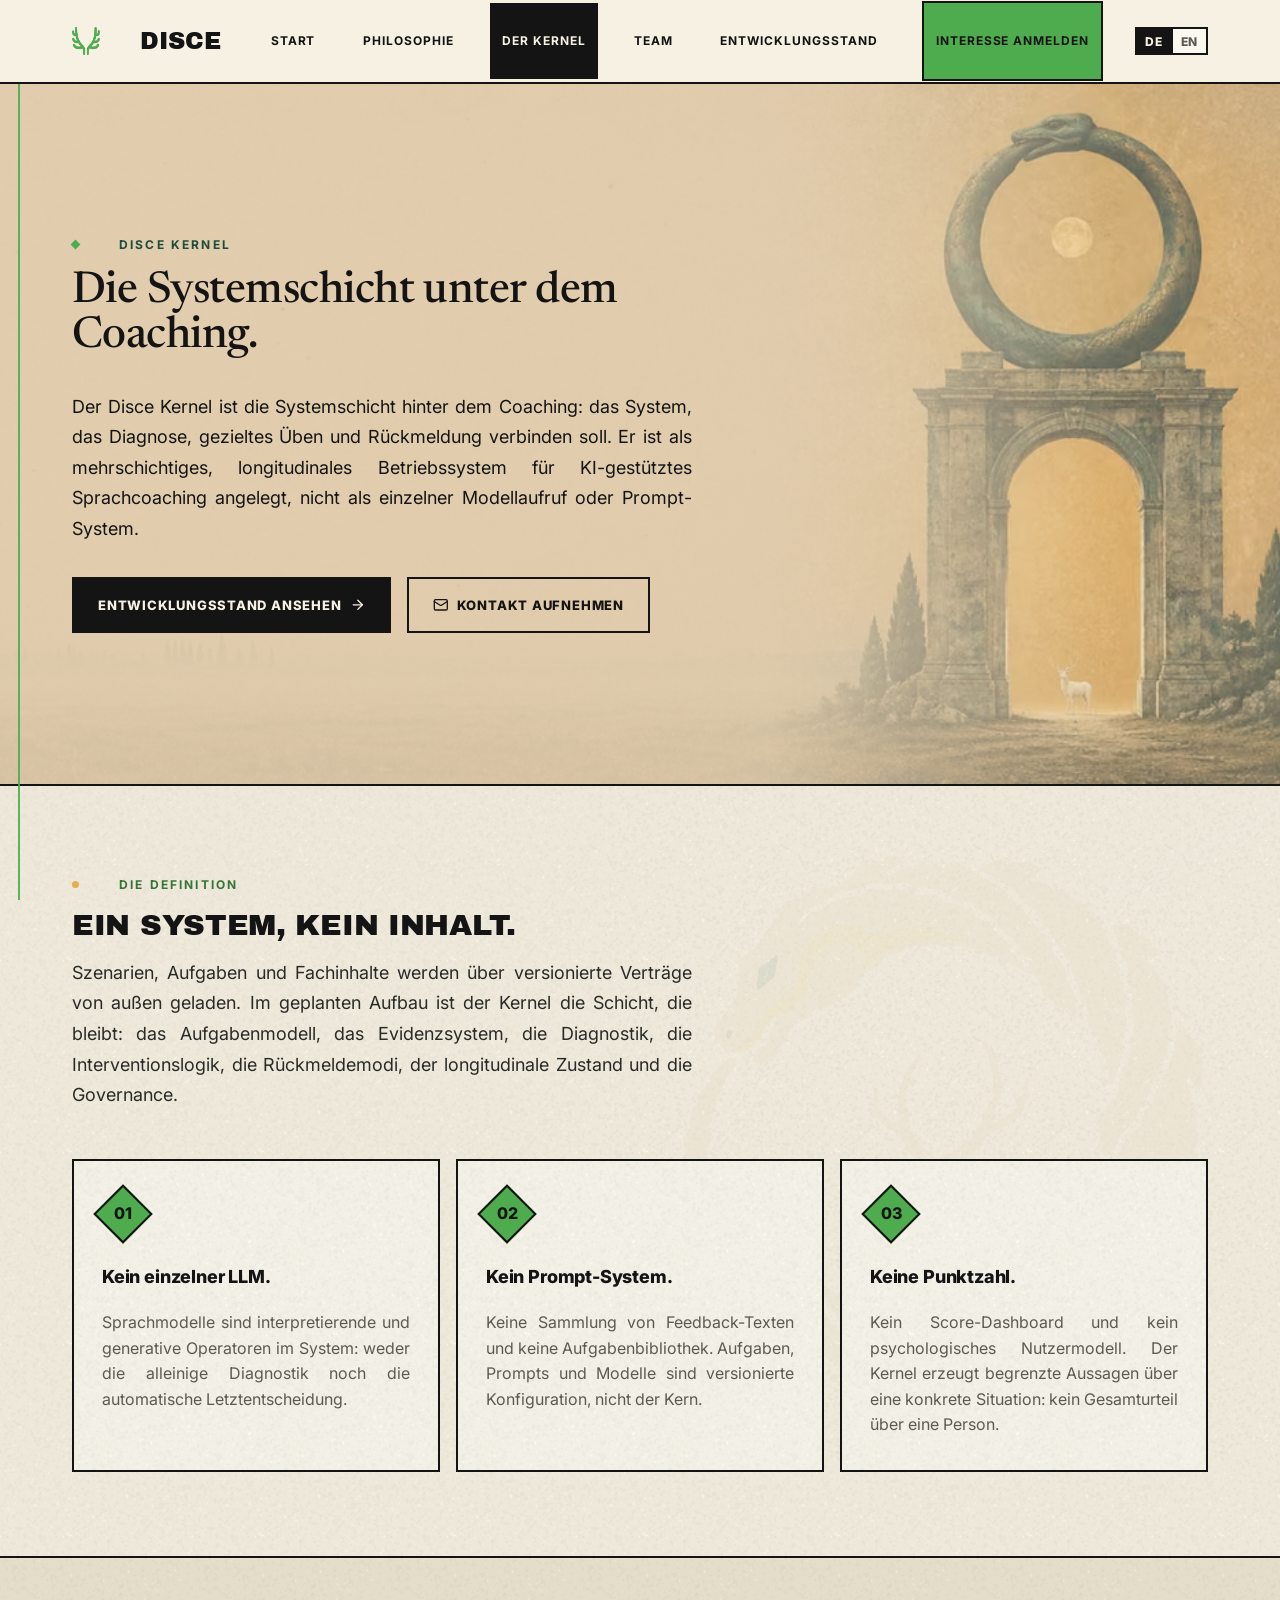
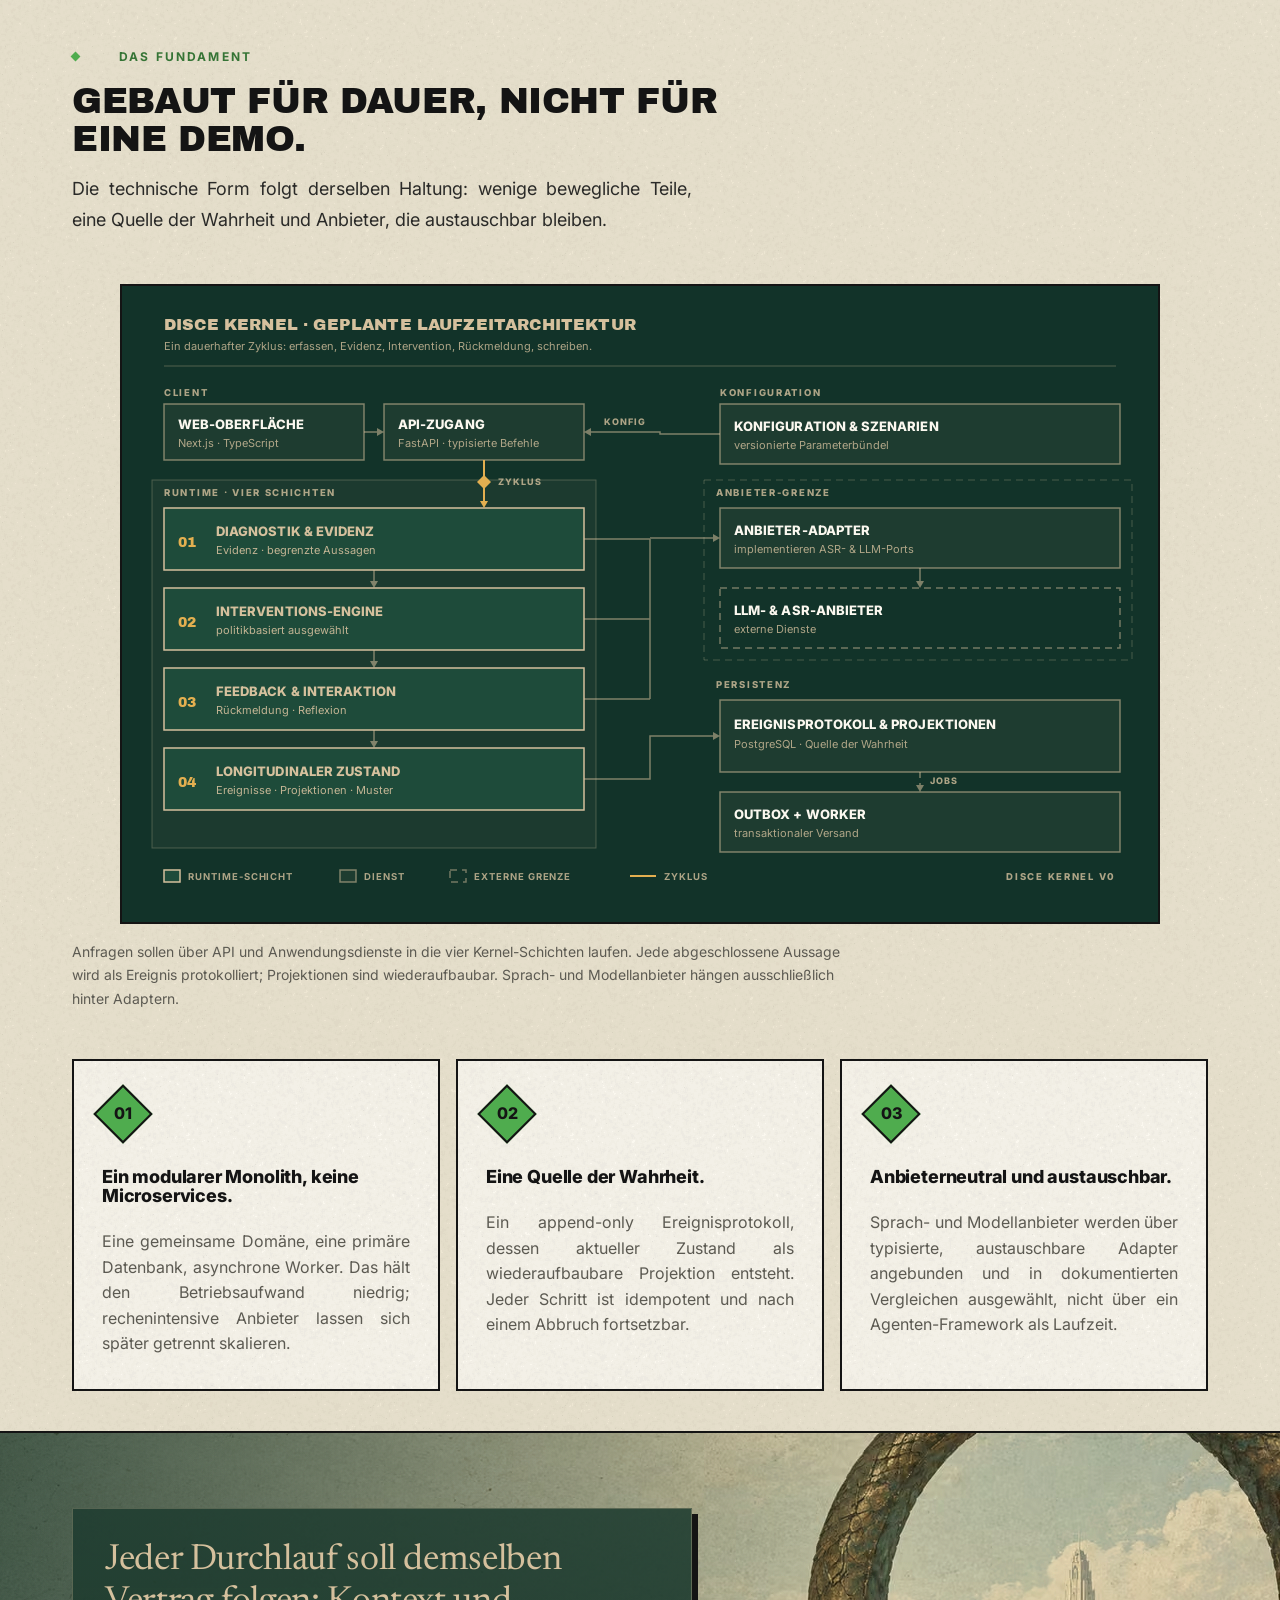
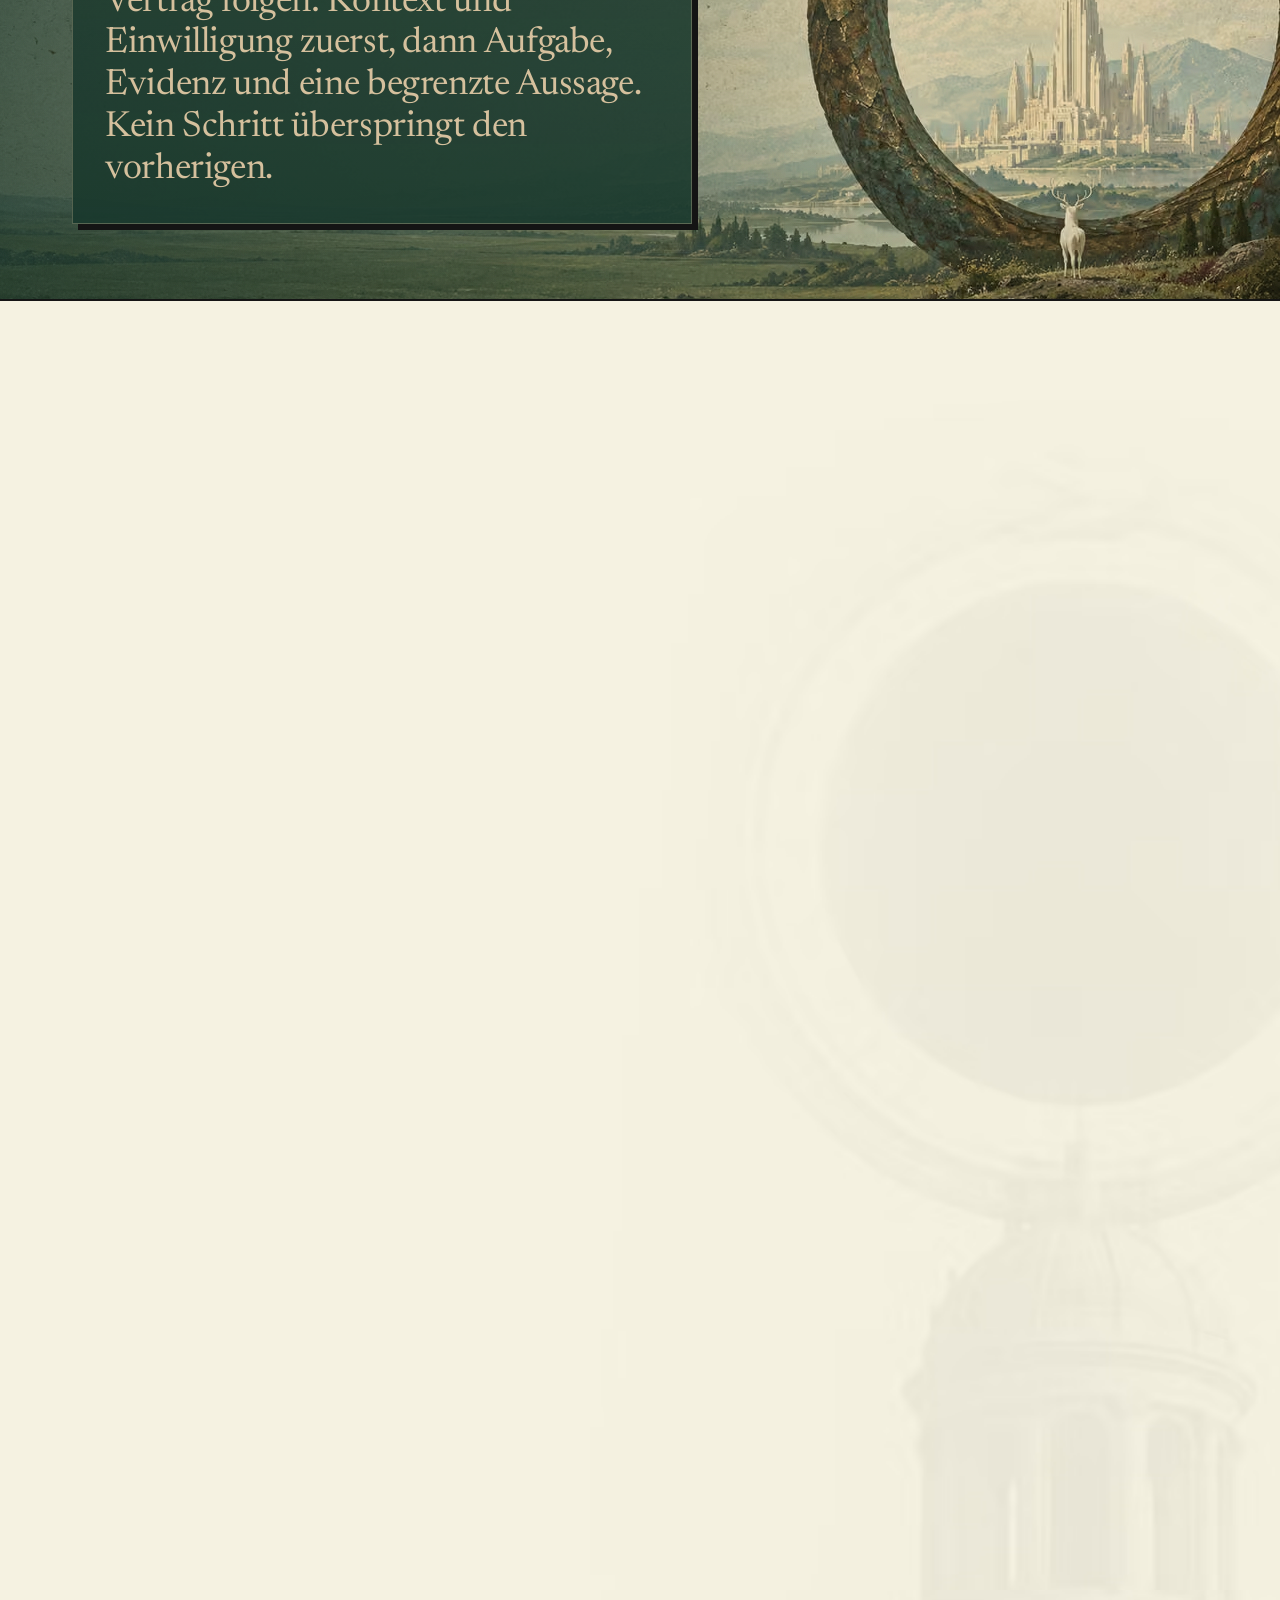
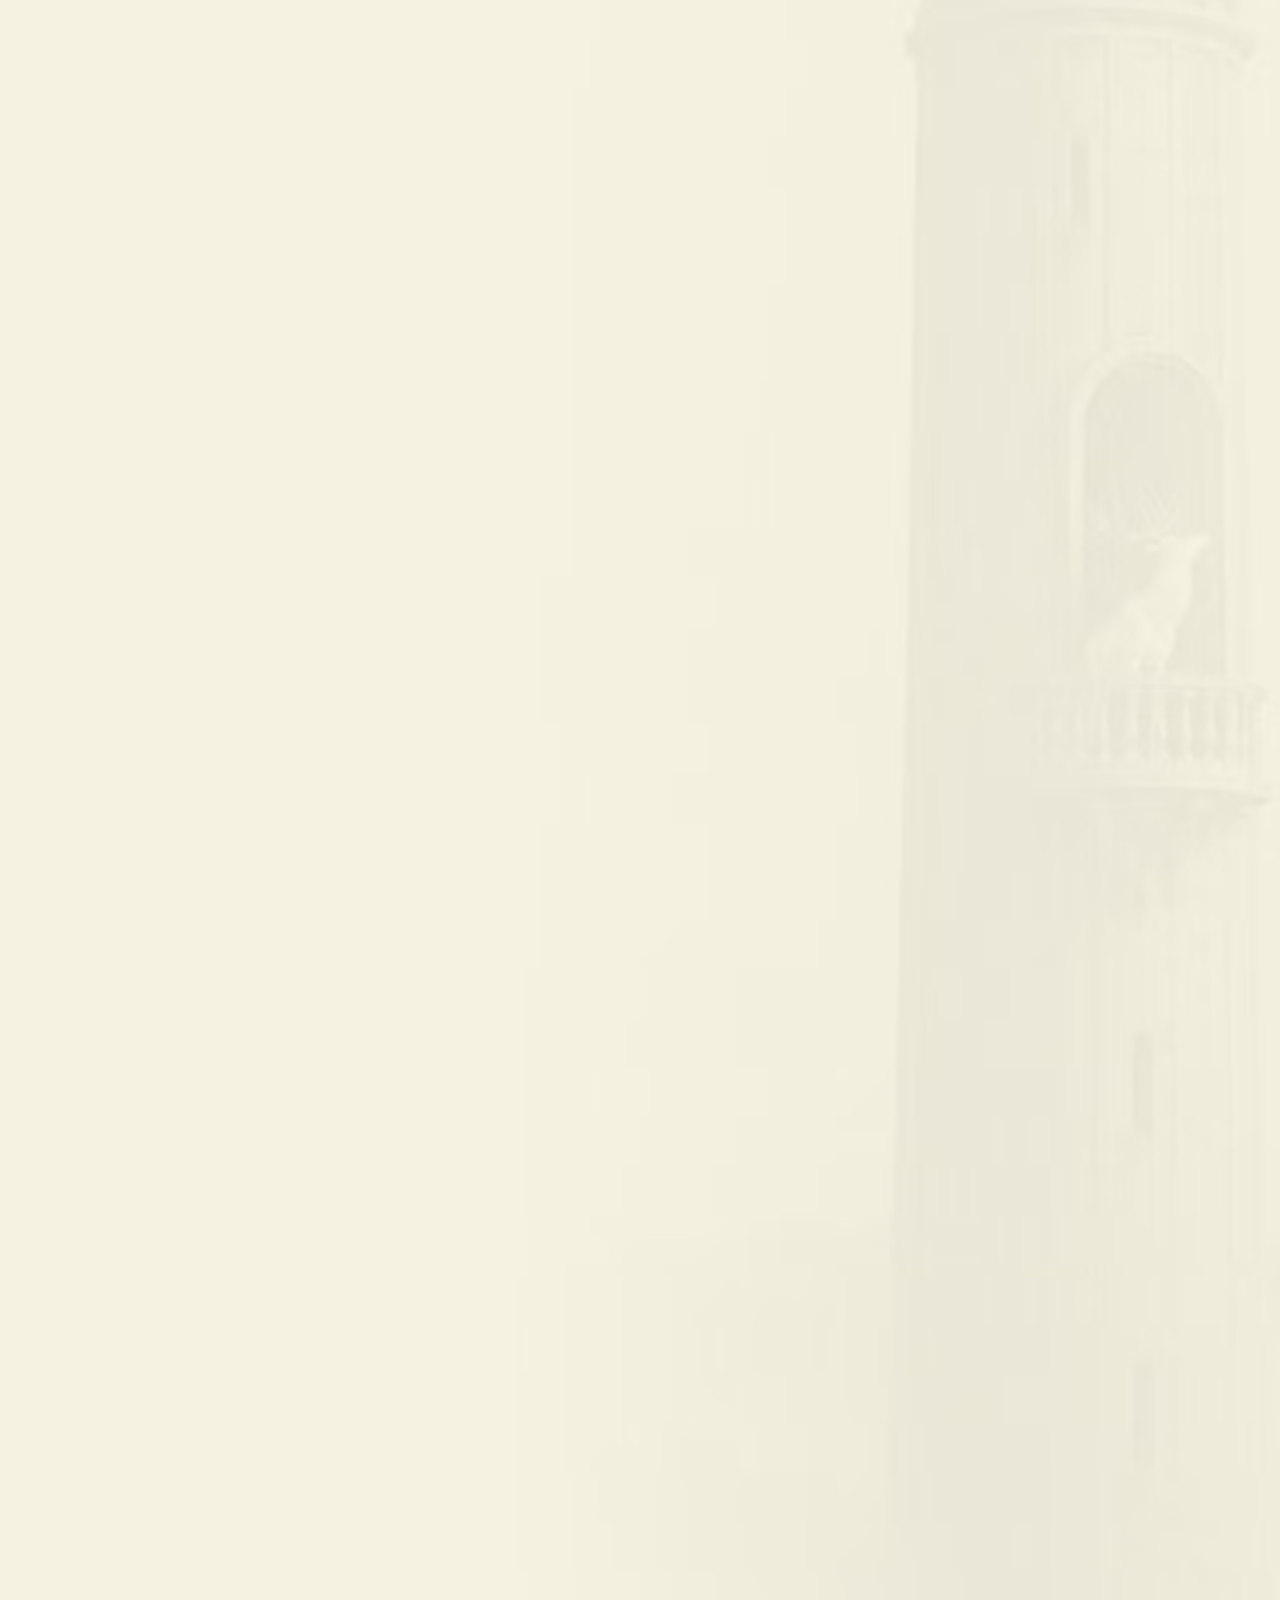
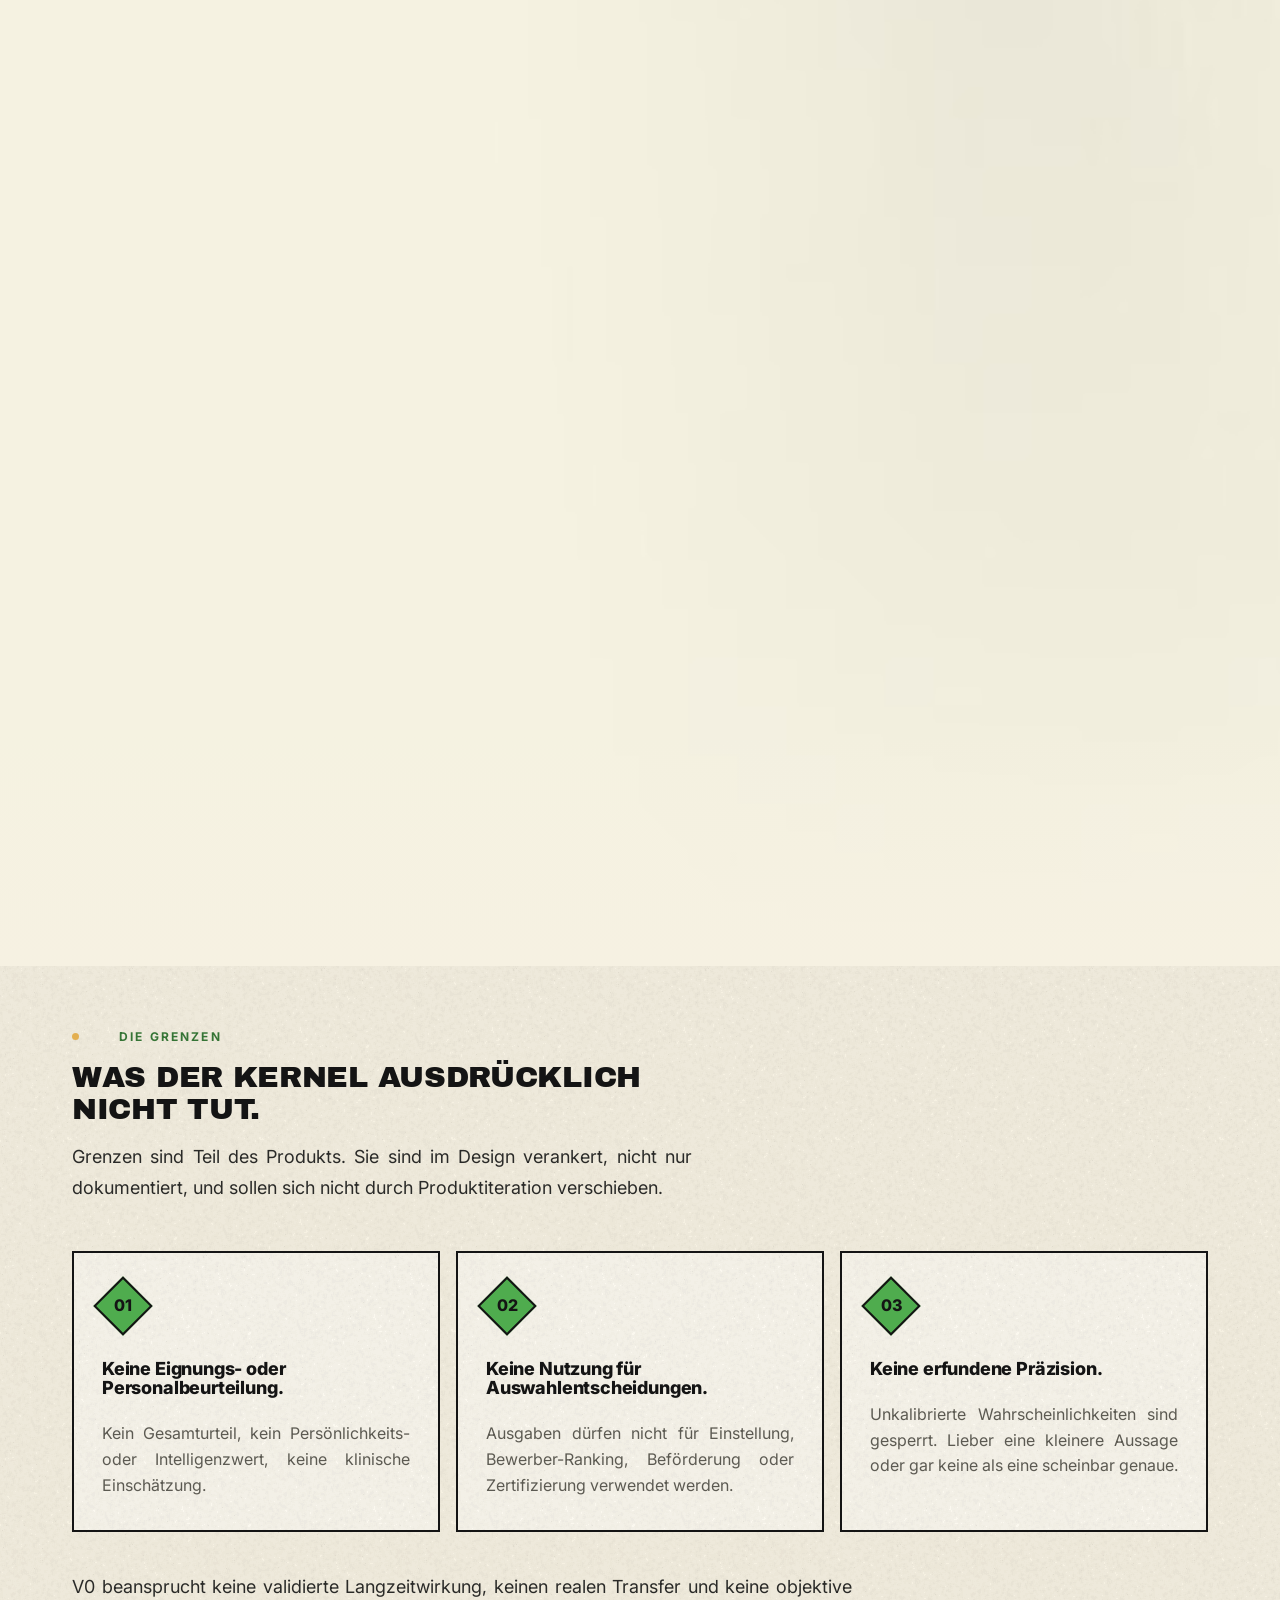
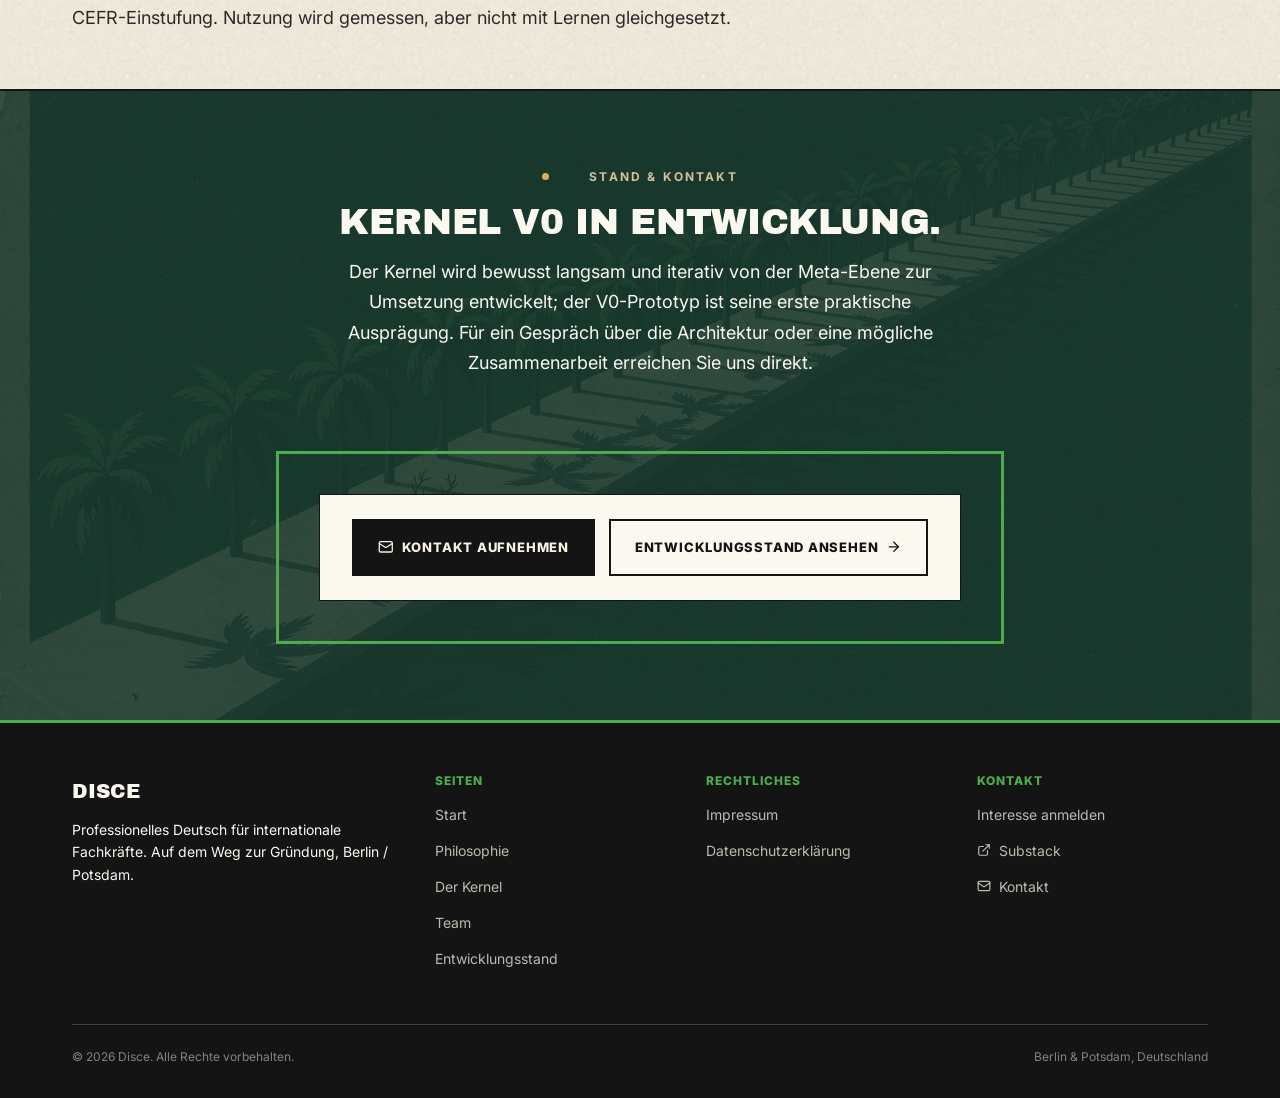
<file: kernel.html>
<!DOCTYPE html>
<html lang="de">
<head>
<meta charset="UTF-8">
<meta name="viewport" content="width=device-width, initial-scale=1.0">
<meta name="robots" content="noindex, nofollow">
<meta name="description" content="Der Disce Kernel ist die geplante Systemschicht hinter dem Coaching: ein mehrschichtiger Aufbau, der Diagnose, gezieltes Üben und Rückmeldung verbinden soll.">
<title data-title-de="Der Kernel · Disce" data-title-en="The Kernel · Disce">Der Kernel · Disce</title>
<script>try{if(localStorage.getItem('disce-lang')==='en'){document.documentElement.className+=' pre-en';document.documentElement.lang='en';}}catch(e){}</script>
<link rel="stylesheet" href="css/experimental.min.css">
<!-- PERF parity: preload the above-the-fold display face (PERF-01). -->
<link rel="preload" href="fonts/newsreader-roman-var.subset.woff2" as="font" type="font/woff2" crossorigin>
<link rel="icon" href="favicon.ico" sizes="any">
<link rel="icon" type="image/png" href="images/derived/icon-192.png" sizes="192x192">
<link rel="apple-touch-icon" href="apple-touch-icon.png">
<link rel="manifest" href="site.webmanifest">
<link rel="canonical" href="https://weltvorstellung.de/kernel.html">
<meta property="og:type" content="website">
<meta property="og:site_name" content="Disce">
<meta property="og:locale" content="de_DE">
<meta property="og:locale:alternate" content="en_US">
<meta property="og:title" content="Der Kernel · Disce">
<meta property="og:description" content="Der Disce Kernel ist die geplante Systemschicht hinter dem Coaching: ein mehrschichtiger Aufbau, der Diagnose, gezieltes Üben und Rückmeldung verbinden soll.">
<meta property="og:url" content="https://weltvorstellung.de/kernel.html">
<meta property="og:image" content="https://weltvorstellung.de/images/derived/og-disce-1200x630.jpg">
<meta property="og:image:width" content="1200">
<meta property="og:image:height" content="630">
<meta name="twitter:card" content="summary_large_image">
<meta name="twitter:title" content="Der Kernel · Disce">
<meta name="twitter:description" content="Der Disce Kernel ist die geplante Systemschicht hinter dem Coaching: ein mehrschichtiger Aufbau, der Diagnose, gezieltes Üben und Rückmeldung verbinden soll.">
<meta name="twitter:image" content="https://weltvorstellung.de/images/derived/og-disce-1200x630.jpg">
</head>
<body class="page-kernel">

<a class="skip-link" href="#main"><span data-lang="de">Zum Inhalt springen</span><span data-lang="en">Skip to content</span></a>

<!-- ICON-SPRITE:START (generated by scripts/sync_icon_sprite.py; do not edit by hand) -->
<svg class="icon-sprite" aria-hidden="true" focusable="false">
  <symbol id="icon-arrow-left" viewBox="0 0 24 24"><path d="m12 19-7-7 7-7"/><path d="M19 12H5"/></symbol>
  <symbol id="icon-arrow-right" viewBox="0 0 24 24"><path d="M5 12h14"/><path d="m12 5 7 7-7 7"/></symbol>
  <symbol id="icon-calendar-clock" viewBox="0 0 24 24"><path d="M16 14v2.2l1.6 1"/><path d="M16 2v3"/><path d="M21 7.338V5a2 2 0 00-2-2H5a2 2 0 00-2 2v14a2 2 0 002 2h2.338"/><path d="M3 9h5.859"/><path d="M8 2v3"/><circle cx="16" cy="16" r="6"/></symbol>
  <symbol id="icon-check" viewBox="0 0 24 24"><path d="M20 6 9 17l-5-5"/></symbol>
  <symbol id="icon-clock" viewBox="0 0 24 24"><circle cx="12" cy="12" r="10"/><path d="M12 6v6l4 2"/></symbol>
  <symbol id="icon-external-link" viewBox="0 0 24 24"><path d="M15 3h6v6"/><path d="M10 14 21 3"/><path d="M18 13v6a2 2 0 0 1-2 2H5a2 2 0 0 1-2-2V8a2 2 0 0 1 2-2h6"/></symbol>
  <symbol id="icon-mail" viewBox="0 0 24 24"><path d="m22 7-8.991 5.727a2 2 0 0 1-2.009 0L2 7"/><rect x="2" y="4" width="20" height="16" rx="2"/></symbol>
  <symbol id="icon-menu" viewBox="0 0 24 24"><path d="M4 5h16"/><path d="M4 12h16"/><path d="M4 19h16"/></symbol>
  <symbol id="icon-pause" viewBox="0 0 24 24"><rect x="14" y="3" width="5" height="18" rx="1"/><rect x="5" y="3" width="5" height="18" rx="1"/></symbol>
  <symbol id="icon-play" viewBox="0 0 24 24"><path d="M5 5a2 2 0 0 1 3.008-1.728l11.997 6.998a2 2 0 0 1 .003 3.458l-12 7A2 2 0 0 1 5 19z"/></symbol>
  <symbol id="icon-x" viewBox="0 0 24 24"><path d="M18 6 6 18"/><path d="m6 6 12 12"/></symbol>
</svg>
<!-- ICON-SPRITE:END -->

<header class="site-header">
  <div class="wrap nav">
    <a href="index.html" class="brand">
      <img class="brand-mark" src="images/antlers-green.png" alt="" aria-hidden="true">
      DISCE
    </a>
    <button class="nav-toggle" aria-label="Navigation / Menu" aria-expanded="false" aria-controls="site-nav"><svg class="icon nav-toggle-open" viewBox="0 0 24 24" aria-hidden="true" focusable="false"><use href="#icon-menu"></use></svg><svg class="icon nav-toggle-close" viewBox="0 0 24 24" aria-hidden="true" focusable="false"><use href="#icon-x"></use></svg></button>
    <nav class="nav-links" id="site-nav">
      <a href="index.html"><span data-lang="de">Start</span><span data-lang="en">Home</span></a>
      <a href="philosophy.html"><span data-lang="de">Philosophie</span><span data-lang="en">Philosophy</span></a>
      <a href="kernel.html" class="active" aria-current="page"><span data-lang="de">Der Kernel</span><span data-lang="en">The Kernel</span></a>
      <a href="team.html"><span data-lang="de">Team</span><span data-lang="en">Our Team</span></a>
      <a href="status.html"><span data-lang="de">Entwicklungsstand</span><span data-lang="en">Development Status</span></a>
      <a href="waitlist.html" class="nav-cta"><span data-lang="de">Interesse anmelden</span><span data-lang="en">Register interest</span></a>
      <div class="lang-switch" role="group" aria-label="Sprache / Language">
        <button type="button" data-set-lang="de" aria-pressed="true">DE</button>
        <button type="button" data-set-lang="en" aria-pressed="false">EN</button>
      </div>

    </nav>
  </div>
</header>

<main id="main" tabindex="-1">

<!-- ============================= HERO =============================
     Full-bleed panorama: the golden archway on the plain, the ouroboros above
     it and the stag in the doorway. It is the page's LCP image (self-hosted
     <picture>, AVIF -> WebP -> master PNG, fetchpriority=high, no lazy). The
     copy sits on a flat parchment panel (square language, no glassmorphism)
     tuned for AA, and the hero carries the same paper grain as the light page
     so image and paper read as one world. The arch stays anchored right at
     every width (strong crop at 375 is accepted). -->
<section class="kernel-hero">
  <picture class="kernel-hero-bg">
    <source type="image/avif" sizes="100vw"
      srcset="images/derived/DISCE_K02_r1_archway-golden-plain-768.avif 768w, images/derived/DISCE_K02_r1_archway-golden-plain-1280.avif 1280w, images/derived/DISCE_K02_r1_archway-golden-plain-1824.avif 1824w, images/derived/DISCE_K02_r1_archway-golden-plain-1983.avif 1983w">
    <source type="image/webp" sizes="100vw"
      srcset="images/derived/DISCE_K02_r1_archway-golden-plain-768.webp 768w, images/derived/DISCE_K02_r1_archway-golden-plain-1280.webp 1280w, images/derived/DISCE_K02_r1_archway-golden-plain-1824.webp 1824w, images/derived/DISCE_K02_r1_archway-golden-plain-1983.webp 1983w">
    <img src="images/DISCE_K02_r1_archway-golden-plain.png"
         alt="" width="1983" height="793" fetchpriority="high" decoding="async">
  </picture>
  <div class="wrap">
    <div class="kernel-hero-copy">
      <span class="eyebrow"><span data-lang="de">Disce Kernel</span><span data-lang="en">Disce Kernel</span></span>
      <h1><span data-lang="de">Die Systemschicht unter dem Coaching.</span><span data-lang="en">The system layer beneath the coaching.</span></h1>
      <p class="lede"><span data-lang="de">Der Disce Kernel ist die Systemschicht hinter dem Coaching: das System, das Diagnose, gezieltes Üben und Rückmeldung verbinden soll. Er ist als mehrschichtiges, longitudinales Betriebssystem für KI-gestütztes Sprachcoaching angelegt, nicht als einzelner Modellaufruf oder Prompt-System.</span><span data-lang="en">The Disce Kernel is the system layer behind the coaching: the system intended to connect diagnosis, targeted practice, and feedback. It is designed as a multilayered, longitudinal operating system for AI-supported language coaching, not as a single model call or a prompt system.</span></p>
      <div class="hero-actions">
        <a href="status.html" class="btn-primary"><span data-lang="de">Entwicklungsstand ansehen</span><span data-lang="en">See Development Status</span><svg class="icon" viewBox="0 0 24 24" aria-hidden="true" focusable="false"><use href="#icon-arrow-right"></use></svg></a>
        <a href="mailto:bjarne.dudzus@disce.de" class="btn-secondary"><svg class="icon icon--lead" viewBox="0 0 24 24" aria-hidden="true" focusable="false"><use href="#icon-mail"></use></svg><span data-lang="de">Kontakt aufnehmen</span><span data-lang="en">Get in Touch</span></a>
      </div>
    </div>
  </div>
</section>

<!-- ============================= DEFINITION =============================
     What the Kernel is, set against what it is not. The "is not" cards follow
     the homepage's problem-grid pattern (first card weighted larger). -->
<section class="k-definition">
  <!-- Decorative watermark: the ouroboros emblem relocated from the hero, one
       occurrence at 8% behind the cream section. alt="" + aria-hidden: purely
       ornamental. -->
  <img class="k-watermark" src="images/DISCE_D01_r2_ouroboros-branching-forest.svg"
       alt="" aria-hidden="true" width="2048" height="2048" decoding="async" loading="lazy">
  <div class="wrap">
    <div class="section-head">
      <span class="eyebrow"><span data-lang="de">Die Definition</span><span data-lang="en">The Definition</span></span>
      <h2><span data-lang="de">Ein System, kein Inhalt.</span><span data-lang="en">A system, not content.</span></h2>
      <p class="lede"><span data-lang="de">Szenarien, Aufgaben und Fachinhalte werden über versionierte Verträge von außen geladen. Im geplanten Aufbau ist der Kernel die Schicht, die bleibt: das Aufgabenmodell, das Evidenzsystem, die Diagnostik, die Interventionslogik, die Rückmeldemodi, der longitudinale Zustand und die Governance.</span><span data-lang="en">Scenarios, tasks and domain content are loaded from outside through versioned contracts. In the intended design, the Kernel is the layer that remains: the task model, the evidence system, the diagnostics, the intervention logic, the feedback modes, the longitudinal state and the governance.</span></p>
    </div>
    <div class="problem-grid">
      <div class="problem-card">
        <div class="k-badge"><span>01</span></div>
        <h3><span data-lang="de">Kein einzelner LLM.</span><span data-lang="en">Not a single LLM.</span></h3>
        <p><span data-lang="de">Sprachmodelle sind interpretierende und generative Operatoren im System: weder die alleinige Diagnostik noch die automatische Letztentscheidung.</span><span data-lang="en">Language models are interpretive and generative operators inside the system: neither the sole diagnostics nor the automatic final decision.</span></p>
      </div>
      <div class="problem-card">
        <div class="k-badge"><span>02</span></div>
        <h3><span data-lang="de">Kein Prompt-System.</span><span data-lang="en">Not a prompt system.</span></h3>
        <p><span data-lang="de">Keine Sammlung von Feedback-Texten und keine Aufgabenbibliothek. Aufgaben, Prompts und Modelle sind versionierte Konfiguration, nicht der Kern.</span><span data-lang="en">Not a collection of feedback texts and not a task library. Tasks, prompts and models are versioned configuration, not the core.</span></p>
      </div>
      <div class="problem-card">
        <div class="k-badge"><span>03</span></div>
        <h3><span data-lang="de">Keine Punktzahl.</span><span data-lang="en">Not a score.</span></h3>
        <p><span data-lang="de">Kein Score-Dashboard und kein psychologisches Nutzermodell. Der Kernel erzeugt begrenzte Aussagen über eine konkrete Situation: kein Gesamturteil über eine Person.</span><span data-lang="en">Not a score dashboard and not a psychological user model. The Kernel produces bounded claims about a concrete situation: not an overall verdict about a person.</span></p>
      </div>
    </div>
  </div>
</section>

<!-- ============================= FOUNDATION =============================
     The runtime plate sits in the upper half of the page. bg-sage breaks the
     light rhythm without adding a third dark section.

     The plate is a static, token-styled inline SVG. It is aria-hidden; the
     bilingual <figcaption> is the DOM textual equivalent. No JS, no image, no
     motion. It scales with the column and scrolls inside its own region on
     narrow viewports so labels stay legible. -->
<section class="bg-sage">
  <div class="wrap">
    <div class="section-head">
      <span class="eyebrow"><span data-lang="de">Das Fundament</span><span data-lang="en">The Foundation</span></span>
      <h2><span data-lang="de">Gebaut für Dauer, nicht für eine Demo.</span><span data-lang="en">Built to last, not built for a demo.</span></h2>
      <p class="lede"><span data-lang="de">Die technische Form folgt derselben Haltung: wenige bewegliche Teile, eine Quelle der Wahrheit und Anbieter, die austauschbar bleiben.</span><span data-lang="en">The technical form follows the same stance: few moving parts, one source of truth, and providers that stay interchangeable.</span></p>
    </div>
    <figure class="arch-figure">
      <div class="arch-plate-scroll" tabindex="0" role="group" aria-labelledby="arch-desc">
        <svg class="arch-plate" viewBox="0 0 1040 640" preserveAspectRatio="xMidYMid meet" aria-hidden="true" focusable="false">
          <rect class="plate" x="1" y="1" width="1038" height="638"/>
          <text class="plate-title" x="44" y="46"><tspan data-lang="de">DISCE KERNEL · GEPLANTE LAUFZEITARCHITEKTUR</tspan><tspan data-lang="en">DISCE KERNEL · PLANNED RUNTIME ARCHITECTURE</tspan></text>
          <text class="plate-sub" x="44" y="66"><tspan data-lang="de">Ein dauerhafter Zyklus: erfassen, Evidenz, Intervention, Rückmeldung, schreiben.</tspan><tspan data-lang="en">One durable cycle: capture, evidence, intervention, feedback, write.</tspan></text>
          <line class="rule" x1="44" y1="82" x2="996" y2="82"/>

          <!-- region labels -->
          <text class="region" x="44" y="112">CLIENT</text>
          <text class="region" x="600" y="112"><tspan data-lang="de">KONFIGURATION</tspan><tspan data-lang="en">CONFIGURATION</tspan></text>
          <text class="region" x="44" y="212"><tspan data-lang="de">RUNTIME · VIER SCHICHTEN</tspan><tspan data-lang="en">RUNTIME · FOUR LAYERS</tspan></text>
          <text class="region" x="596" y="212"><tspan data-lang="de">ANBIETER-GRENZE</tspan><tspan data-lang="en">PROVIDER BOUNDARY</tspan></text>
          <text class="region" x="596" y="404"><tspan data-lang="de">PERSISTENZ</tspan><tspan data-lang="en">PERSISTENCE</tspan></text>

          <!-- zones -->
          <rect class="zone" x="32" y="196" width="444" height="368"/>
          <rect class="zone-dashed" x="584" y="196" width="428" height="180"/>

          <!-- client -->
          <g class="node"><rect x="44" y="120" width="200" height="56"/><text class="t-title" x="58" y="145"><tspan data-lang="de">WEB-OBERFLÄCHE</tspan><tspan data-lang="en">WEB SHELL</tspan></text><text class="t-sub" x="58" y="163">Next.js · TypeScript</text></g>
          <g class="node"><rect x="264" y="120" width="200" height="56"/><text class="t-title" x="278" y="145"><tspan data-lang="de">API-ZUGANG</tspan><tspan data-lang="en">API ENTRY</tspan></text><text class="t-sub" x="278" y="163"><tspan data-lang="de">FastAPI · typisierte Befehle</tspan><tspan data-lang="en">FastAPI · typed commands</tspan></text></g>
          <g class="node"><rect x="600" y="120" width="400" height="60"/><text class="t-title" x="614" y="147"><tspan data-lang="de">KONFIGURATION &amp; SZENARIEN</tspan><tspan data-lang="en">CONFIG &amp; SCENARIOS</tspan></text><text class="t-sub" x="614" y="165"><tspan data-lang="de">versionierte Parameterbündel</tspan><tspan data-lang="en">versioned parameter bundles</tspan></text></g>

          <!-- four core layers -->
          <g class="core"><rect x="44" y="224" width="420" height="62"/><text class="core-num" x="58" y="263">01</text><text class="t-title" x="96" y="252"><tspan data-lang="de">DIAGNOSTIK &amp; EVIDENZ</tspan><tspan data-lang="en">DIAGNOSTICS &amp; EVIDENCE</tspan></text><text class="t-sub" x="96" y="270"><tspan data-lang="de">Evidenz · begrenzte Aussagen</tspan><tspan data-lang="en">evidence · bounded claims</tspan></text></g>
          <g class="core"><rect x="44" y="304" width="420" height="62"/><text class="core-num" x="58" y="343">02</text><text class="t-title" x="96" y="332"><tspan data-lang="de">INTERVENTIONS-ENGINE</tspan><tspan data-lang="en">INTERVENTION ENGINE</tspan></text><text class="t-sub" x="96" y="350"><tspan data-lang="de">politikbasiert ausgewählt</tspan><tspan data-lang="en">policy-selected</tspan></text></g>
          <g class="core"><rect x="44" y="384" width="420" height="62"/><text class="core-num" x="58" y="423">03</text><text class="t-title" x="96" y="412"><tspan data-lang="de">FEEDBACK &amp; INTERAKTION</tspan><tspan data-lang="en">FEEDBACK &amp; INTERACTION</tspan></text><text class="t-sub" x="96" y="430"><tspan data-lang="de">Rückmeldung · Reflexion</tspan><tspan data-lang="en">feedback · reflection</tspan></text></g>
          <g class="core"><rect x="44" y="464" width="420" height="62"/><text class="core-num" x="58" y="503">04</text><text class="t-title" x="96" y="492"><tspan data-lang="de">LONGITUDINALER ZUSTAND</tspan><tspan data-lang="en">LONGITUDINAL STATE</tspan></text><text class="t-sub" x="96" y="510"><tspan data-lang="de">Ereignisse · Projektionen · Muster</tspan><tspan data-lang="en">events · projections · patterns</tspan></text></g>

          <!-- provider boundary -->
          <g class="node"><rect x="600" y="224" width="400" height="60"/><text class="t-title" x="614" y="251"><tspan data-lang="de">ANBIETER-ADAPTER</tspan><tspan data-lang="en">PROVIDER ADAPTERS</tspan></text><text class="t-sub" x="614" y="269"><tspan data-lang="de">implementieren ASR- &amp; LLM-Ports</tspan><tspan data-lang="en">implement ASR &amp; LLM ports</tspan></text></g>
          <g class="node-ext"><rect x="600" y="304" width="400" height="60"/><text class="t-title" x="614" y="331"><tspan data-lang="de">LLM- &amp; ASR-ANBIETER</tspan><tspan data-lang="en">LLM &amp; ASR PROVIDERS</tspan></text><text class="t-sub" x="614" y="349"><tspan data-lang="de">externe Dienste</tspan><tspan data-lang="en">external services</tspan></text></g>

          <!-- persistence -->
          <g class="node"><rect x="600" y="416" width="400" height="72"/><text class="t-title" x="614" y="445"><tspan data-lang="de">EREIGNISPROTOKOLL &amp; PROJEKTIONEN</tspan><tspan data-lang="en">EVENT LEDGER &amp; PROJECTIONS</tspan></text><text class="t-sub" x="614" y="464"><tspan data-lang="de">PostgreSQL · Quelle der Wahrheit</tspan><tspan data-lang="en">PostgreSQL · source of truth</tspan></text></g>
          <g class="node"><rect x="600" y="508" width="400" height="60"/><text class="t-title" x="614" y="535"><tspan data-lang="de">OUTBOX + WORKER</tspan><tspan data-lang="en">OUTBOX + WORKER</tspan></text><text class="t-sub" x="614" y="553"><tspan data-lang="de">transaktionaler Versand</tspan><tspan data-lang="en">transactional dispatch</tspan></text></g>

          <!-- connectors: request path -->
          <line class="edge" x1="244" y1="148" x2="257" y2="148"/><polygon class="arrow" points="264,148 257,144 257,152"/>
          <path class="edge" d="M600,150 H540 V148 H471"/><polygon class="arrow" points="464,148 471,144 471,152"/>
          <text class="edge-label" x="505" y="141" text-anchor="middle"><tspan data-lang="de">KONFIG</tspan><tspan data-lang="en">CONFIG</tspan></text>

          <!-- cycle into the layers -->
          <path class="edge-accent" d="M364,176 V217"/><polygon class="arrow-accent" points="364,224 360,217 368,217"/>
          <polygon class="diamond" points="364,191 371,198 364,205 357,198"/>
          <text class="edge-label" x="378" y="201"><tspan data-lang="de">ZYKLUS</tspan><tspan data-lang="en">CYCLE</tspan></text>

          <!-- layer chain -->
          <line class="edge" x1="254" y1="286" x2="254" y2="297"/><polygon class="arrow" points="254,304 250,297 258,297"/>
          <line class="edge" x1="254" y1="366" x2="254" y2="377"/><polygon class="arrow" points="254,384 250,377 258,377"/>
          <line class="edge" x1="254" y1="446" x2="254" y2="457"/><polygon class="arrow" points="254,464 250,457 258,457"/>

          <!-- layers -> adapters (fan-in) -->
          <path class="edge" d="M464,255 H530 M464,335 H530 M464,415 H530 M530,255 V415"/>
          <line class="edge" x1="530" y1="254" x2="593" y2="254"/><polygon class="arrow" points="600,254 593,250 593,258"/>

          <!-- L4 -> ledger -->
          <path class="edge" d="M464,495 H530 V452 H593"/><polygon class="arrow" points="600,452 593,448 593,456"/>

          <!-- adapters -> providers -->
          <line class="edge" x1="800" y1="284" x2="800" y2="297"/><polygon class="arrow" points="800,304 796,297 804,297"/>

          <!-- ledger -> outbox -->
          <line class="edge-dashed" x1="800" y1="488" x2="800" y2="501"/><polygon class="arrow" points="800,508 796,501 804,501"/>
          <text class="edge-label" x="810" y="500"><tspan data-lang="de">JOBS</tspan><tspan data-lang="en">JOBS</tspan></text>

          <!-- legend -->
          <rect class="sw-core" x="44" y="586" width="16" height="12"/><text class="legend" x="68" y="596"><tspan data-lang="de">RUNTIME-SCHICHT</tspan><tspan data-lang="en">RUNTIME LAYER</tspan></text>
          <rect class="sw-node" x="220" y="586" width="16" height="12"/><text class="legend" x="244" y="596"><tspan data-lang="de">DIENST</tspan><tspan data-lang="en">SERVICE</tspan></text>
          <rect class="sw-ext" x="330" y="586" width="16" height="12"/><text class="legend" x="354" y="596"><tspan data-lang="de">EXTERNE GRENZE</tspan><tspan data-lang="en">EXTERNAL BOUNDARY</tspan></text>
          <line class="edge-accent" x1="510" y1="592" x2="536" y2="592"/><text class="legend" x="544" y="596"><tspan data-lang="de">ZYKLUS</tspan><tspan data-lang="en">CYCLE</tspan></text>
          <text class="region" x="996" y="596" text-anchor="end">DISCE KERNEL V0</text>
        </svg>
      </div>
      <figcaption class="arch-caption" id="arch-desc">
        <span data-lang="de">Anfragen sollen über API und Anwendungsdienste in die vier Kernel-Schichten laufen. Jede abgeschlossene Aussage wird als Ereignis protokolliert; Projektionen sind wiederaufbaubar. Sprach- und Modellanbieter hängen ausschließlich hinter Adaptern.</span><span data-lang="en">Requests are intended to flow through the API and application services into the four Kernel layers. Every completed claim is recorded as an event; projections are rebuildable. Speech and model providers sit only behind adapters.</span>
      </figcaption>
    </figure>
    <div class="problem-grid">
      <div class="problem-card">
        <div class="k-badge"><span>01</span></div>
        <h3><span data-lang="de">Ein modularer Monolith, keine Microservices.</span><span data-lang="en">A modular monolith, not microservices.</span></h3>
        <p><span data-lang="de">Eine gemeinsame Domäne, eine primäre Datenbank, asynchrone Worker. Das hält den Betriebsaufwand niedrig; rechenintensive Anbieter lassen sich später getrennt skalieren.</span><span data-lang="en">One shared domain, one primary database, asynchronous workers. That keeps operational overhead low; compute-heavy providers can be scaled separately later.</span></p>
      </div>
      <div class="problem-card">
        <div class="k-badge"><span>02</span></div>
        <h3><span data-lang="de">Eine Quelle der Wahrheit.</span><span data-lang="en">One source of truth.</span></h3>
        <p><span data-lang="de">Ein append-only Ereignisprotokoll, dessen aktueller Zustand als wiederaufbaubare Projektion entsteht. Jeder Schritt ist idempotent und nach einem Abbruch fortsetzbar.</span><span data-lang="en">An append-only event ledger whose current state is produced as rebuildable projections. Every step is idempotent and resumable after an interruption.</span></p>
      </div>
      <div class="problem-card">
        <div class="k-badge"><span>03</span></div>
        <h3><span data-lang="de">Anbieterneutral und austauschbar.</span><span data-lang="en">Provider-neutral and interchangeable.</span></h3>
        <p><span data-lang="de">Sprach- und Modellanbieter werden über typisierte, austauschbare Adapter angebunden und in dokumentierten Vergleichen ausgewählt, nicht über ein Agenten-Framework als Laufzeit.</span><span data-lang="en">Speech and model providers are integrated through typed, interchangeable adapters and chosen in documented comparisons, not through an agent framework as the runtime.</span></p>
      </div>
    </div>
  </div>
</section>

<!-- ============================= EDITORIAL BAND =============================
     Full-bleed panorama between the Foundation and the Cycle: the archway on the
     golden plain, the ouroboros above it and the stag in the doorway. A token
     grade (pergament/forest) and the Block A grain pull it into the page's
     palette so it reads as an editorial plate in series, not as foreign stock.
     Decorative: alt="" (the surrounding text carries the meaning). -->
<figure class="k-band">
  <picture class="k-band-bg">
    <source type="image/avif" sizes="100vw"
      srcset="images/derived/DISCE_K03_r1_ouroboros-city-stag-768.avif 768w, images/derived/DISCE_K03_r1_ouroboros-city-stag-1280.avif 1280w, images/derived/DISCE_K03_r1_ouroboros-city-stag-1672.avif 1672w">
    <source type="image/webp" sizes="100vw"
      srcset="images/derived/DISCE_K03_r1_ouroboros-city-stag-768.webp 768w, images/derived/DISCE_K03_r1_ouroboros-city-stag-1280.webp 1280w, images/derived/DISCE_K03_r1_ouroboros-city-stag-1672.webp 1672w">
    <img src="images/DISCE_K03_r1_ouroboros-city-stag.png"
         alt="" width="1672" height="940" loading="lazy" decoding="async">
  </picture>
  <!-- Flat scrim on the text side, toned to the band's own mist palette
       (#DBD1B1, sampled from the master); the arch stays clear on the right. -->
  <div class="k-band-scrim" aria-hidden="true"></div>
  <div class="wrap">
    <!-- Statement relocated verbatim from the Cycle section's lede (the band
         now introduces the Cycle it precedes). No copy was written. -->
    <p class="k-band-copy"><span data-lang="de">Jeder Durchlauf soll demselben Vertrag folgen: Kontext und Einwilligung zuerst, dann Aufgabe, Evidenz und eine begrenzte Aussage. Kein Schritt überspringt den vorherigen.</span><span data-lang="en">Every run should follow the same contract: context and consent first, then task, evidence and a bounded claim. No step skips the one before it.</span></p>
  </div>
</figure>

<!-- ============================= CYCLE =============================
     The end-to-end coaching cycle. Process-list is the site's numbered-step
     pattern; the closing badge row names the three feedback principles carried
     by the Kernel's own UI.
     NOTE: this section intentionally has no lede; its statement lives in the
     editorial band just above. -->
<!-- ============================= GHOST FIELD =============================
     ONE continuous ambient layer behind the Cycle, the Layers and the Data
     Advantage sections: the tower portrait (retired from the hero), graded
     toward forest/parchment, slightly blurred at ghost opacity, its edges
     faded into the paper and its dense tones anchored right (~78%) so they
     stay out of the text column. Decorative: alt="" + aria-hidden. The section
     grain overlays it. It stops before the Boundaries section. -->
<div class="k-field">
  <!-- Pre-baked ghost (Ruling 10, sliced v5): grade, 6% opacity, soft edges and
       the ~80% presence anchor are flattened over the section paper tone
       (#F6F1E2), then cut into three equal-height bands AFTER baking from one
       master so the seams tile exactly. Three 960x~842 bands (0.81 MP each)
       lazy-decode independently instead of one 1920x5050 (9.7 MP) bitmap.
       Baked via scripts/optimize_images.py --bake-ghost --bake-slices 3. -->
  <div class="k-ghost-field" aria-hidden="true">
    <div class="k-ghost-sheet">
      <picture>
        <source type="image/avif" srcset="images/derived/DISCE_K01_r1_tower-red-instrument-ghost-baked-960-s0.avif">
        <source type="image/webp" srcset="images/derived/DISCE_K01_r1_tower-red-instrument-ghost-baked-960-s0.webp">
        <img src="images/derived/DISCE_K01_r1_tower-red-instrument-ghost-baked-960-s0.webp" alt="" width="960" height="842" loading="lazy" decoding="async" fetchpriority="low">
      </picture>
      <picture>
        <source type="image/avif" srcset="images/derived/DISCE_K01_r1_tower-red-instrument-ghost-baked-960-s1.avif">
        <source type="image/webp" srcset="images/derived/DISCE_K01_r1_tower-red-instrument-ghost-baked-960-s1.webp">
        <img src="images/derived/DISCE_K01_r1_tower-red-instrument-ghost-baked-960-s1.webp" alt="" width="960" height="841" loading="lazy" decoding="async" fetchpriority="low">
      </picture>
      <picture>
        <source type="image/avif" srcset="images/derived/DISCE_K01_r1_tower-red-instrument-ghost-baked-960-s2.avif">
        <source type="image/webp" srcset="images/derived/DISCE_K01_r1_tower-red-instrument-ghost-baked-960-s2.webp">
        <img src="images/derived/DISCE_K01_r1_tower-red-instrument-ghost-baked-960-s2.webp" alt="" width="960" height="842" loading="lazy" decoding="async" fetchpriority="low">
      </picture>
    </div>
  </div>
<section>
  <div class="wrap">
    <div class="section-head">
      <span class="eyebrow"><span data-lang="de">Der Ablauf</span><span data-lang="en">The Cycle</span></span>
      <h2><span data-lang="de">Vom Szenario zum revidierten Zustand.</span><span data-lang="en">From scenario to revised state.</span></h2>
    </div>
    <div class="process-list">
      <div class="process-item">
        <div class="step-num">01</div>
        <div>
          <h3><span data-lang="de">Kontext &amp; Einwilligung</span><span data-lang="en">Context &amp; Consent</span></h3>
          <p><span data-lang="de">Szenarien und Aufgaben werden über versionierte Verträge geladen. Einwilligung, Zweckbindung und Aufbewahrung sind gesetzt, bevor irgendetwas ausgewertet wird.</span><span data-lang="en">Scenarios and tasks are loaded through versioned contracts. Consent, purpose binding and retention are set before anything is evaluated.</span></p>
        </div>
      </div>
      <div class="process-item">
        <div class="step-num">02</div>
        <div>
          <h3><span data-lang="de">Aufgabe &amp; Spielraum</span><span data-lang="en">Task &amp; Scope</span></h3>
          <p><span data-lang="de">Die Aufgabe ist typisiert und trägt eine Menge zulässiger Lösungen, nicht die eine ideale Antwort. Machbarkeit wird als Zulässigkeit modelliert, nicht als psychischer Zustand.</span><span data-lang="en">The task is typed and carries a set of admissible solutions, not one ideal answer. Feasibility is modelled as admissibility, not as a psychological state.</span></p>
        </div>
      </div>
      <div class="process-item">
        <div class="step-num">03</div>
        <div>
          <h3><span data-lang="de">Performanz &amp; Selbstreflexion</span><span data-lang="en">Performance &amp; Self-Reflection</span></h3>
          <p><span data-lang="de">Die Performanz wird erfasst; die Reflexion der lernenden Person ist ein eigener, gleichwertiger Kanal, keine bloße Zutat der Oberfläche.</span><span data-lang="en">Performance is captured; the learner's own reflection is a channel in its own right, not a mere accessory of the interface.</span></p>
        </div>
      </div>
      <div class="process-item">
        <div class="step-num">04</div>
        <div>
          <h3><span data-lang="de">Evidenz &amp; Triangulation</span><span data-lang="en">Evidence &amp; Triangulation</span></h3>
          <p><span data-lang="de">Deterministische Merkmale, modellbasierte Interpretation, Selbstreflexion und kalibrierte menschliche Bewertung werden gegeneinander geprüft. Widersprüche bleiben erhalten; reicht die Evidenz nicht, ist die zulässige Aussage kleiner als der Anlass.</span><span data-lang="en">Deterministic features, model-based interpretation, self-reflection and calibrated human judgment are checked against each other. Contradictions are preserved; where the evidence is insufficient, the permitted claim is smaller than the occasion.</span></p>
        </div>
      </div>
      <div class="process-item">
        <div class="step-num">05</div>
        <div>
          <h3><span data-lang="de">Intervention &amp; Rückmeldung</span><span data-lang="en">Intervention &amp; Feedback</span></h3>
          <p><span data-lang="de">Aus einem Katalog zulässiger Coaching-Aktionen wird die nächste ausgewählt, mit protokollierter Begründung und den nicht gewählten Optionen. Ohne belastbare Policy gibt es keinen unsichtbaren LLM-Rückfall.</span><span data-lang="en">The next action is selected from a catalogue of permissible coaching actions, with a logged rationale and the options not chosen. Without robust policy, there is no invisible LLM fallback.</span></p>
        </div>
      </div>
      <div class="process-item">
        <div class="step-num">06</div>
        <div>
          <h3><span data-lang="de">Zustand &amp; Fortsetzung</span><span data-lang="en">State &amp; Continuation</span></h3>
          <p><span data-lang="de">Die Aussage aktualisiert einen persistenten, revisierbaren Zustand. Muster entstehen nur unter definierten Bedingungen; der nächste Durchlauf baut darauf auf.</span><span data-lang="en">The claim updates a persistent, revisable state. Patterns do not arise automatically, but only under defined conditions; the next run builds on it.</span></p>
        </div>
      </div>
    </div>
    <div class="badge-row">
      <span class="badge"><span data-lang="de">Kontextgebunden</span><span data-lang="en">Context-bound</span></span>
      <span class="badge"><span data-lang="de">Revidierbar</span><span data-lang="en">Revisable</span></span>
      <span class="badge"><span data-lang="de">Ohne Gesamturteil</span><span data-lang="en">No overall verdict</span></span>
    </div>
  </div>
</section>

<!-- ============================= LAYERS =============================
     The four canonical runtime layers, described by responsibility and by
     explicit prohibition (internal layer IDs are not exposed publicly).
     Persona-grid reused as a 2x2 card field. -->
<section>
  <div class="wrap">
    <div class="section-head">
      <span class="eyebrow"><span data-lang="de">Der Aufbau</span><span data-lang="en">The Architecture</span></span>
      <h2><span data-lang="de">Vier Schichten mit klaren Verboten.</span><span data-lang="en">Four layers with explicit limits.</span></h2>
      <p class="lede"><span data-lang="de">Jede Schicht hat genau eine Verantwortung und ein ausdrückliches Verbot. Diese Trennung ist der Grund, warum der Kernel nachvollziehbar bleibt.</span><span data-lang="en">Each layer has exactly one responsibility and one explicit prohibition. This separation is why the Kernel remains traceable.</span></p>
    </div>
    <div class="persona-grid">
      <div class="persona-card">
        <div class="k-badge"><span>01</span></div>
        <h3><span data-lang="de">Diagnostik &amp; Evidenz</span><span data-lang="en">Diagnostics &amp; Evidence</span></h3>
        <p><span data-lang="de">Extrahiert, typisiert und trianguliert Evidenz und bildet begrenzte Aussagen. Bildet keine Coaching-Ziele und keine Urteile über Personen.</span><span data-lang="en">Extracts, types and triangulates evidence and forms bounded claims. It does not set coaching goals or judge persons.</span></p>
      </div>
      <div class="persona-card">
        <div class="k-badge"><span>02</span></div>
        <h3><span data-lang="de">Interventions-Engine</span><span data-lang="en">Intervention Engine</span></h3>
        <p><span data-lang="de">Generiert, priorisiert und wählt zulässige Coaching-Aktionen und liefert deren Bewertungskriterien. Ersetzt fehlende Policy nicht durch unsichtbare LLM-Erwägungen.</span><span data-lang="en">Generates, prioritises and selects permissible coaching actions and supplies their evaluation criteria. It does not replace missing policy with invisible LLM deliberation.</span></p>
      </div>
      <div class="persona-card">
        <div class="k-badge"><span>03</span></div>
        <h3><span data-lang="de">Feedback &amp; Interaktion</span><span data-lang="en">Feedback &amp; Interaction</span></h3>
        <p><span data-lang="de">Führt die Intervention im gewählten Modus aus: als sichtbare Handlung, nicht zwingend als Text. Erfindet keine neuen Diagnosen.</span><span data-lang="en">Executes the intervention in the chosen mode: as a visible action, not necessarily as text. It does not invent new diagnostics.</span></p>
      </div>
      <div class="persona-card">
        <div class="k-badge"><span>04</span></div>
        <h3><span data-lang="de">Longitudinaler Zustand</span><span data-lang="en">Longitudinal State</span></h3>
        <p><span data-lang="de">Verwaltet Ereignisse, Muster, Interventionen, Antworten, Parameter und Revisionen. Erzeugt keine psychische Repräsentation und kein statisches Persönlichkeitsprofil.</span><span data-lang="en">Manages events, patterns, interventions, responses, parameters and revisions. It does not create a psychological representation or a static personality profile.</span></p>
      </div>
    </div>
  </div>
</section>

<!-- ============================= COMPOUNDS =============================
     How the Kernel is designed to build understanding over time: properties
     that accrete rather than one-off answers. -->
<section>
  <div class="wrap">
    <div class="section-head">
      <span class="eyebrow"><span data-lang="de">Wie der Kernel arbeitet</span><span data-lang="en">How the Kernel works</span></span>
      <h2><span data-lang="de">Ein Zustand, der sich über die Zeit aufbaut.</span><span data-lang="en">A state that builds over time.</span></h2>
      <p class="lede"><span data-lang="de">Der Kernel ist darauf angelegt, einen versionierten Zustand, nachvollziehbare Parameter und eine prüfbare Datenspur aufzubauen, statt nur einzelne Antworten zu erzeugen.</span><span data-lang="en">The Kernel is designed to build a versioned state, traceable parameters and a checkable data trail, rather than only producing individual answers.</span></p>
    </div>
    <div class="process-list">
      <div class="process-item">
        <div class="step-num">01</div>
        <div>
          <h3><span data-lang="de">Ein Zustand, kein Chatverlauf</span><span data-lang="en">A state, not a chat history</span></h3>
          <p><span data-lang="de">Jede abgeleitete Aussage soll ein Gültigkeitsfenster und eine Version haben; neue Evidenz soll bestätigen, einschränken, widersprechen, ablösen oder verwerfen können. Widersprüchliche Muster sollen mit unterschiedlicher Reichweite fortbestehen.</span><span data-lang="en">Every derived claim is meant to have a validity window and a version; new evidence should be able to confirm, constrain, contradict, replace or invalidate it. Contradictory patterns should coexist with different scopes.</span></p>
        </div>
      </div>
      <div class="process-item">
        <div class="step-num">02</div>
        <div>
          <h3><span data-lang="de">Kalibrierbare Parameter</span><span data-lang="en">Calibratable parameters</span></h3>
          <p><span data-lang="de">Schwellen, Gewichtungen und Prompt-Versionen sind als versionierte Objekte mit sichtbarem Status angelegt. Stille Standardwerte sind nicht vorgesehen; Produktionsparameter sollen nicht automatisch von Nutzungsdaten überschrieben werden.</span><span data-lang="en">Thresholds, weightings and prompt versions are designed as versioned objects with a visible status. Silent defaults are not intended; production parameters should never be auto-overwritten by usage data.</span></p>
        </div>
      </div>
      <div class="process-item">
        <div class="step-num">03</div>
        <div>
          <h3><span data-lang="de">Forschungsdaten mit Herkunft</span><span data-lang="en">Research data with provenance</span></h3>
          <p><span data-lang="de">Exporte sind als pseudonymisiert, zweckgebunden und schema-stabil angelegt und sollen ein vollständiges Herkunftsmanifest tragen, inklusive Konsent-Filtern und Dateihashes.</span><span data-lang="en">Exports are designed to be pseudonymised, purpose-bound and schema-stable, and are meant to carry a complete provenance manifest, including consent filters and file hashes.</span></p>
        </div>
      </div>
      <div class="process-item">
        <div class="step-num">04</div>
        <div>
          <h3><span data-lang="de">Governance im Kern</span><span data-lang="en">Governance in the core</span></h3>
          <p><span data-lang="de">Einwilligung, Widerruf, Zweckbindung und Löschung sind als eigene, verwaltete Objekte angelegt; Identitätsdaten liegen getrennt von Kernel- und Forschungsdaten. Privilegierte Einsicht ist zweckgebunden und wird selbst protokolliert.</span><span data-lang="en">Consent, withdrawal, purpose binding and erasure are designed as governed objects of their own; identity data is stored separately from Kernel and research data. Privileged access is purpose-bound and itself audited.</span></p>
        </div>
      </div>
    </div>
  </div>
</section>
</div>

<!-- ============================= LIMITS =============================
     Epistemic and governance boundaries, kept explicit as a deliberate counter
     to overclaiming. The note beneath the grid states V0's non-claims. -->
<section class="tight">
  <div class="wrap">
    <div class="section-head">
      <span class="eyebrow"><span data-lang="de">Die Grenzen</span><span data-lang="en">The Boundaries</span></span>
      <h2><span data-lang="de">Was der Kernel ausdrücklich nicht tut.</span><span data-lang="en">What the Kernel explicitly does not do.</span></h2>
      <p class="lede"><span data-lang="de">Grenzen sind Teil des Produkts. Sie sind im Design verankert, nicht nur dokumentiert, und sollen sich nicht durch Produktiteration verschieben.</span><span data-lang="en">Boundaries are part of the product. They are anchored in the design, not merely documented, and are not meant to shift through product iteration.</span></p>
    </div>
    <div class="problem-grid">
      <div class="problem-card">
        <div class="k-badge"><span>01</span></div>
        <h3><span data-lang="de">Keine Eignungs- oder Personalbeurteilung.</span><span data-lang="en">No suitability or person assessment.</span></h3>
        <p><span data-lang="de">Kein Gesamturteil, kein Persönlichkeits- oder Intelligenzwert, keine klinische Einschätzung.</span><span data-lang="en">No overall verdict, no personality or intelligence score, no clinical assessment.</span></p>
      </div>
      <div class="problem-card">
        <div class="k-badge"><span>02</span></div>
        <h3><span data-lang="de">Keine Nutzung für Auswahlentscheidungen.</span><span data-lang="en">No use in selection decisions.</span></h3>
        <p><span data-lang="de">Ausgaben dürfen nicht für Einstellung, Bewerber-Ranking, Beförderung oder Zertifizierung verwendet werden.</span><span data-lang="en">Outputs may not be used for hiring, applicant ranking, promotion or certification.</span></p>
      </div>
      <div class="problem-card">
        <div class="k-badge"><span>03</span></div>
        <h3><span data-lang="de">Keine erfundene Präzision.</span><span data-lang="en">No invented precision.</span></h3>
        <p><span data-lang="de">Unkalibrierte Wahrscheinlichkeiten sind gesperrt. Lieber eine kleinere Aussage oder gar keine als eine scheinbar genaue.</span><span data-lang="en">Uncalibrated probabilities are blocked. Better a smaller claim, or none, than an apparently precise one.</span></p>
      </div>
    </div>
    <p class="lede" style="margin-top: var(--sp-40); max-width: 780px;"><span data-lang="de">V0 beansprucht keine validierte Langzeitwirkung, keinen realen Transfer und keine objektive CEFR-Einstufung. Nutzung wird gemessen, aber nicht mit Lernen gleichgesetzt.</span><span data-lang="en">V0 does not claim validated long-term effectiveness, real-world transfer or objective CEFR classification. Engagement is measured, but not equated with learning.</span></p>
  </div>
</section>

<!-- ============================= CTA =============================
     Partner-facing close. The band reuses the site-wide CTA band template
     (causeway-palms) and the homepage's framed two-button pattern so the
     secondary button keeps its ink-on-paper contrast. -->
<div class="divider"></div>
<section class="cta-band">
  <picture class="cta-band-bg">
    <source type="image/avif" sizes="100vw"
      srcset="images/derived/DISCE_B04_r4_causeway-palms-768.avif 768w, images/derived/DISCE_B04_r4_causeway-palms-1280.avif 1280w, images/derived/DISCE_B04_r4_causeway-palms-1824.avif 1824w">
    <source type="image/webp" sizes="100vw"
      srcset="images/derived/DISCE_B04_r4_causeway-palms-768.webp 768w, images/derived/DISCE_B04_r4_causeway-palms-1280.webp 1280w, images/derived/DISCE_B04_r4_causeway-palms-1824.webp 1824w">
    <img src="images/DISCE_B04_r4_causeway-palms.png" alt="" width="1824" height="1024" loading="lazy" decoding="async">
  </picture>
  <div class="wrap" style="display:flex; flex-direction:column; align-items:center;">
    <span class="eyebrow"><span data-lang="de">Stand &amp; Kontakt</span><span data-lang="en">Status &amp; Contact</span></span>
    <h2><span data-lang="de">Kernel v0 in Entwicklung.</span><span data-lang="en">Kernel v0 in development.</span></h2>
    <p class="lede"><span data-lang="de">Der Kernel wird bewusst langsam und iterativ von der Meta-Ebene zur Umsetzung entwickelt; der V0-Prototyp ist seine erste praktische Ausprägung. Für ein Gespräch über die Architektur oder eine mögliche Zusammenarbeit erreichen Sie uns direkt.</span><span data-lang="en">The Kernel is developed deliberately and iteratively, from the meta-level toward implementation; the V0 prototype is its first practical embodiment. For a conversation about the architecture or possible collaboration, reach us directly.</span></p>
    <div class="cta-frame">
      <div class="cta-frame-inner" style="display:flex; gap:14px; flex-wrap:wrap; justify-content:center;">
        <a href="mailto:bjarne.dudzus@disce.de" class="btn-primary"><svg class="icon icon--lead" viewBox="0 0 24 24" aria-hidden="true" focusable="false"><use href="#icon-mail"></use></svg><span data-lang="de">Kontakt aufnehmen</span><span data-lang="en">Get in Touch</span></a>
        <a href="status.html" class="btn-secondary"><span data-lang="de">Entwicklungsstand ansehen</span><span data-lang="en">See Development Status</span><svg class="icon" viewBox="0 0 24 24" aria-hidden="true" focusable="false"><use href="#icon-arrow-right"></use></svg></a>
      </div>
    </div>
  </div>
</section>

</main>

<footer class="site-footer">
  <div class="wrap">
    <div class="footer-grid">
      <div>
        <div class="footer-brand">DISCE</div>
        <p class="footer-tag"><span data-lang="de">Professionelles Deutsch für internationale Fachkräfte. Auf dem Weg zur Gründung, Berlin / Potsdam.</span><span data-lang="en">Professional German for international professionals. Building toward incorporation, Berlin / Potsdam.</span></p>
      </div>
      <div class="footer-col">
        <h2><span data-lang="de">Seiten</span><span data-lang="en">Site</span></h2>
        <a href="index.html"><span data-lang="de">Start</span><span data-lang="en">Home</span></a>
        <a href="philosophy.html"><span data-lang="de">Philosophie</span><span data-lang="en">Philosophy</span></a>
        <a href="kernel.html"><span data-lang="de">Der Kernel</span><span data-lang="en">The Kernel</span></a>
        <a href="team.html"><span data-lang="de">Team</span><span data-lang="en">Our Team</span></a>
        <a href="status.html"><span data-lang="de">Entwicklungsstand</span><span data-lang="en">Development Status</span></a>
      </div>
      <div class="footer-col">
        <h2><span data-lang="de">Rechtliches</span><span data-lang="en">Legal</span></h2>
        <a href="impressum.html">Impressum</a>
        <a href="datenschutz.html">Datenschutzerkl&auml;rung</a>
      </div>
      <div class="footer-col">
        <h2><span data-lang="de">Kontakt</span><span data-lang="en">Connect</span></h2>
        <a href="waitlist.html"><span data-lang="de">Interesse anmelden</span><span data-lang="en">Register interest</span></a>
        <a href="https://disce.substack.com" target="_blank" rel="noopener"><svg class="icon" viewBox="0 0 24 24" aria-hidden="true" focusable="false"><use href="#icon-external-link"></use></svg>Substack</a>
        <a href="mailto:bjarne.dudzus@disce.de"><svg class="icon icon--lead" viewBox="0 0 24 24" aria-hidden="true" focusable="false"><use href="#icon-mail"></use></svg><span data-lang="de">Kontakt</span><span data-lang="en">Contact</span></a>
      </div>
    </div>
    <div class="footer-bottom">
      <span><span data-lang="de">© 2026 Disce. Alle Rechte vorbehalten.</span><span data-lang="en">© 2026 Disce. All rights reserved.</span></span>
      <span><span data-lang="de">Berlin &amp; Potsdam, Deutschland</span><span data-lang="en">Berlin &amp; Potsdam, Germany</span></span>
    </div>
  </div>
</footer>

<script src="js/site.js"></script>
</body>
</html>
</file>
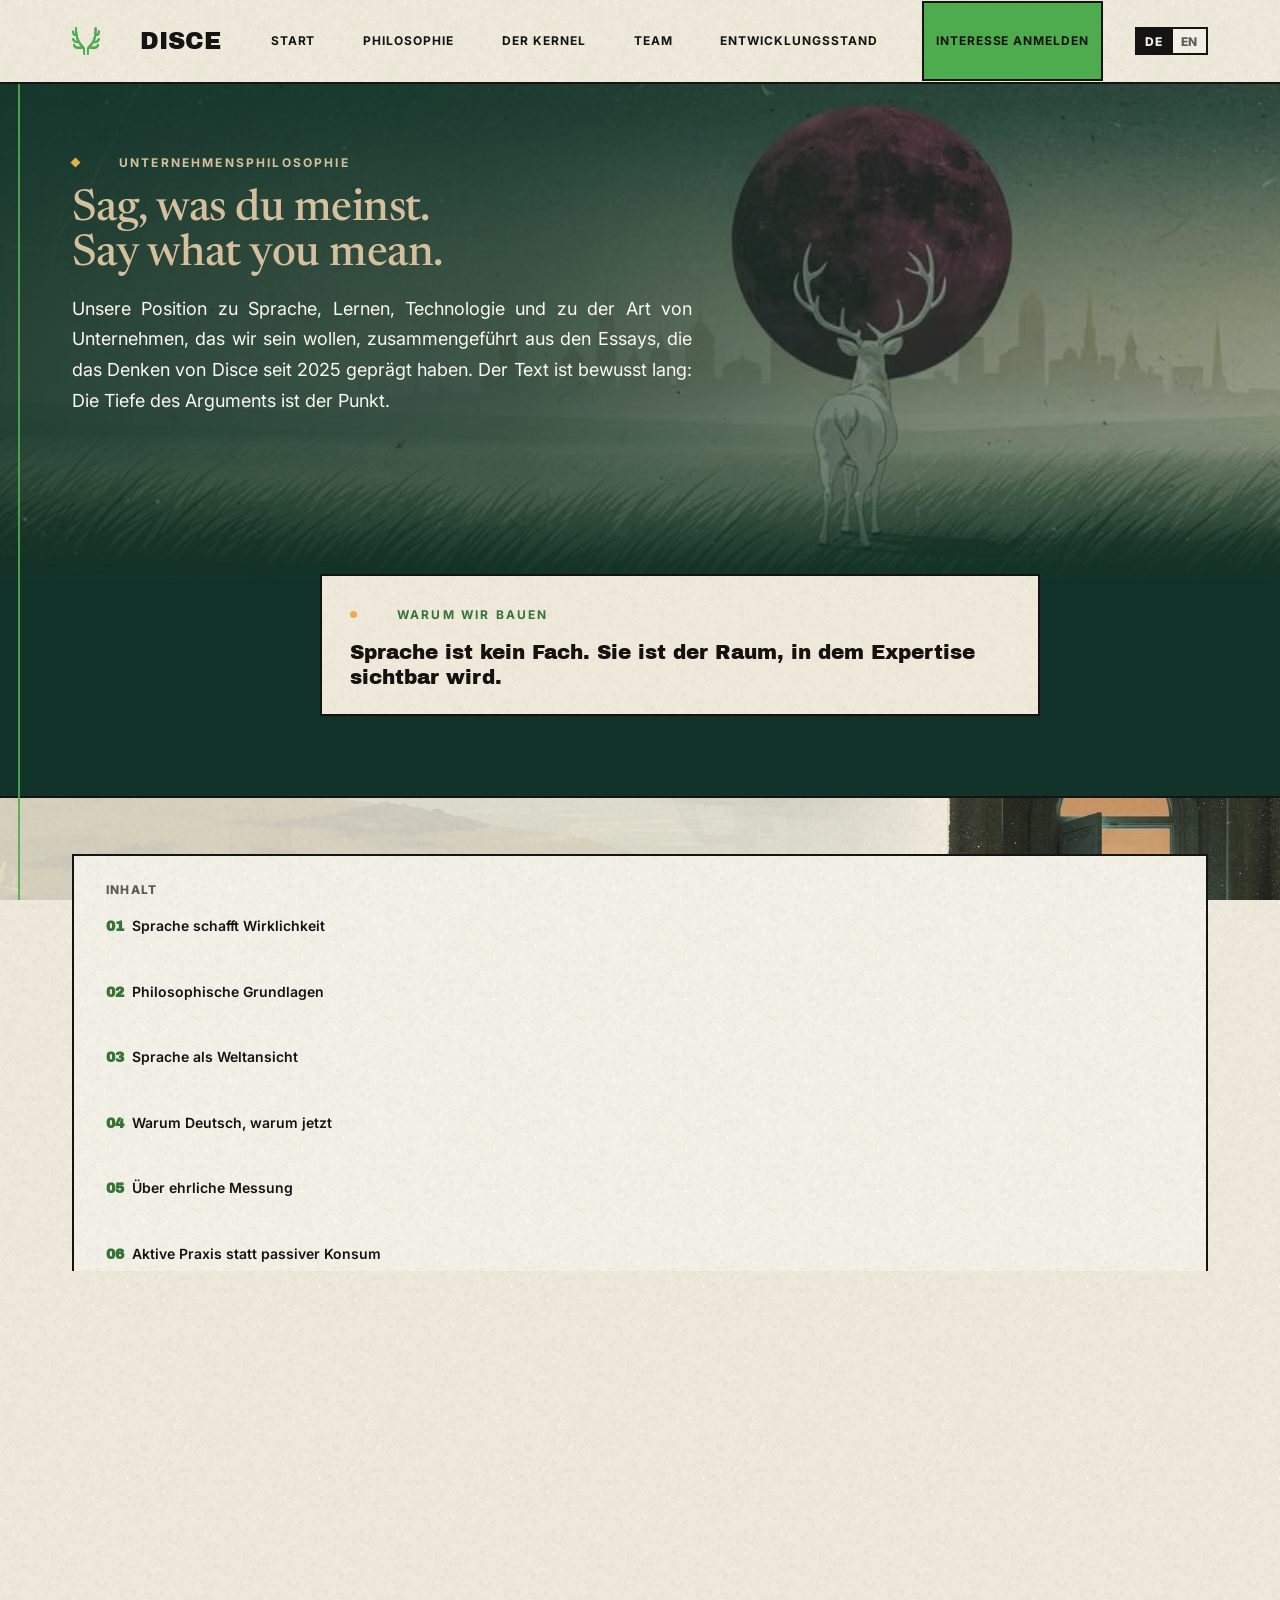
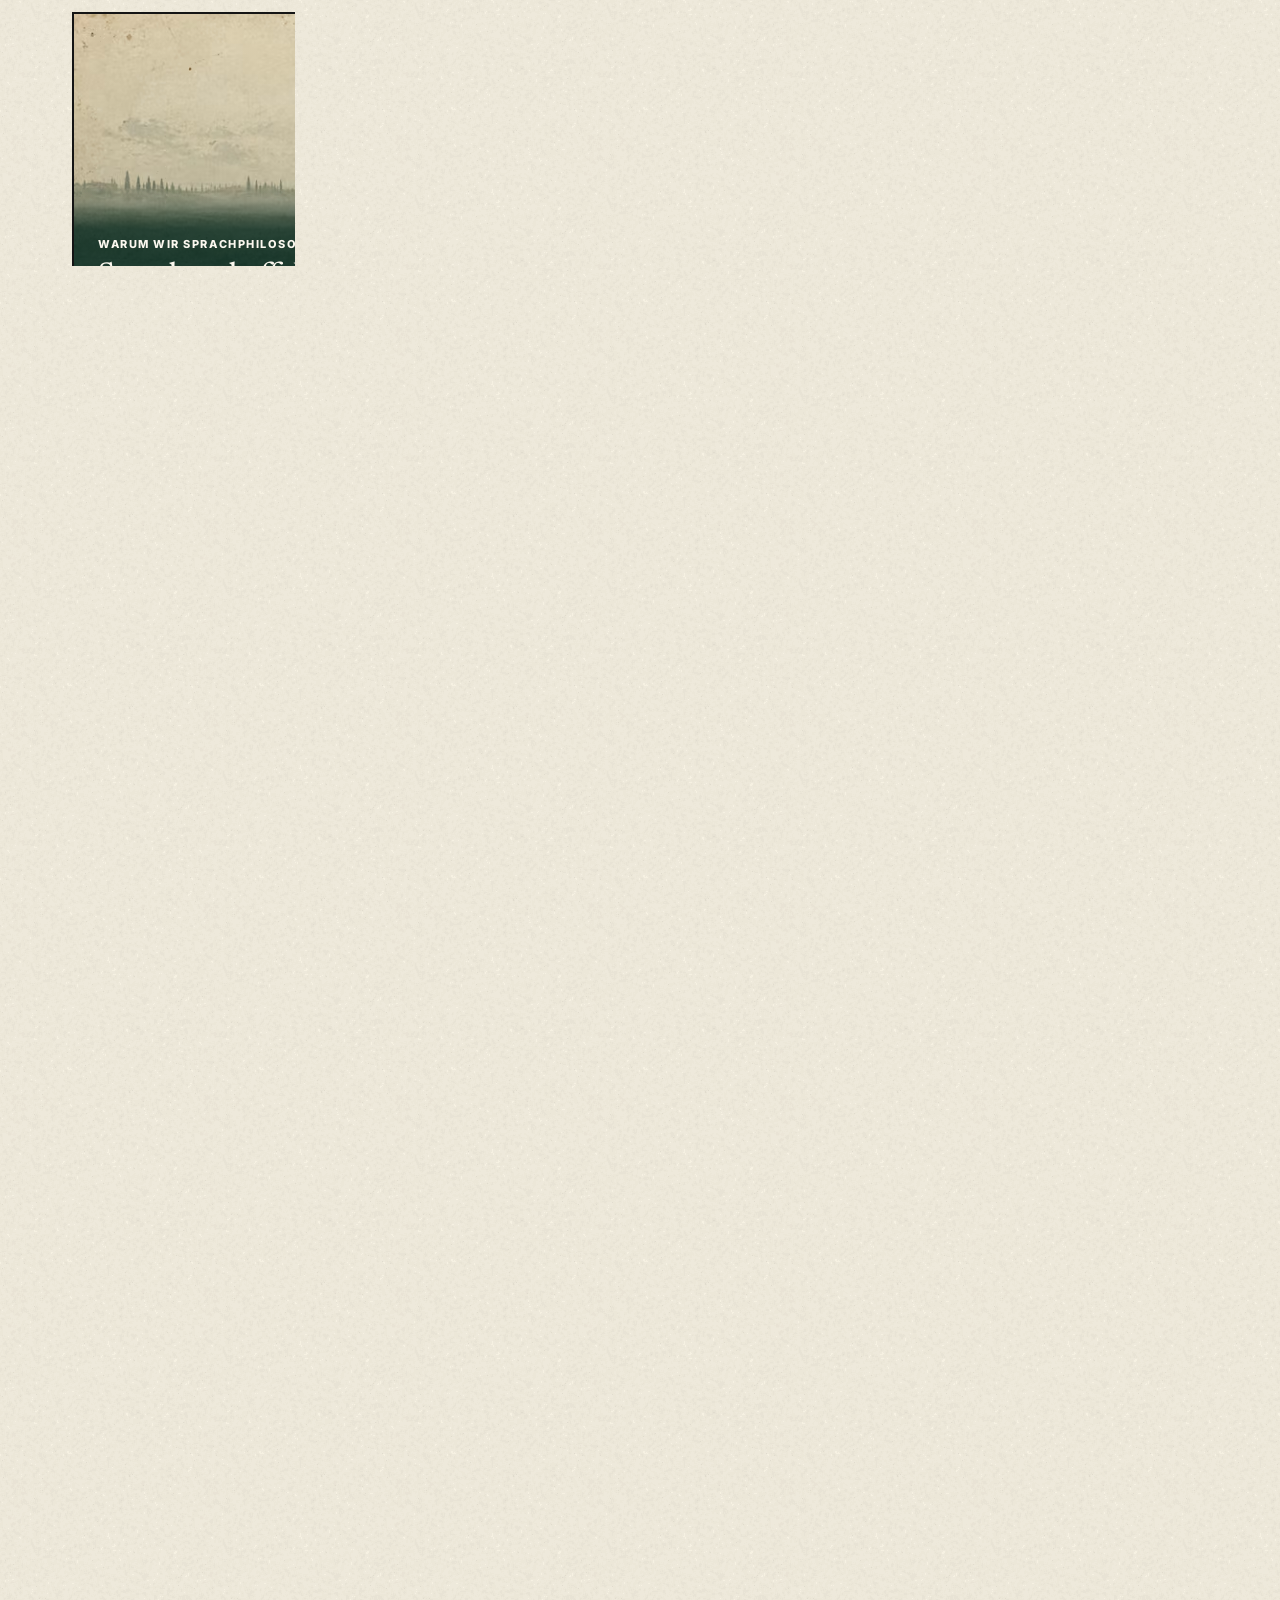
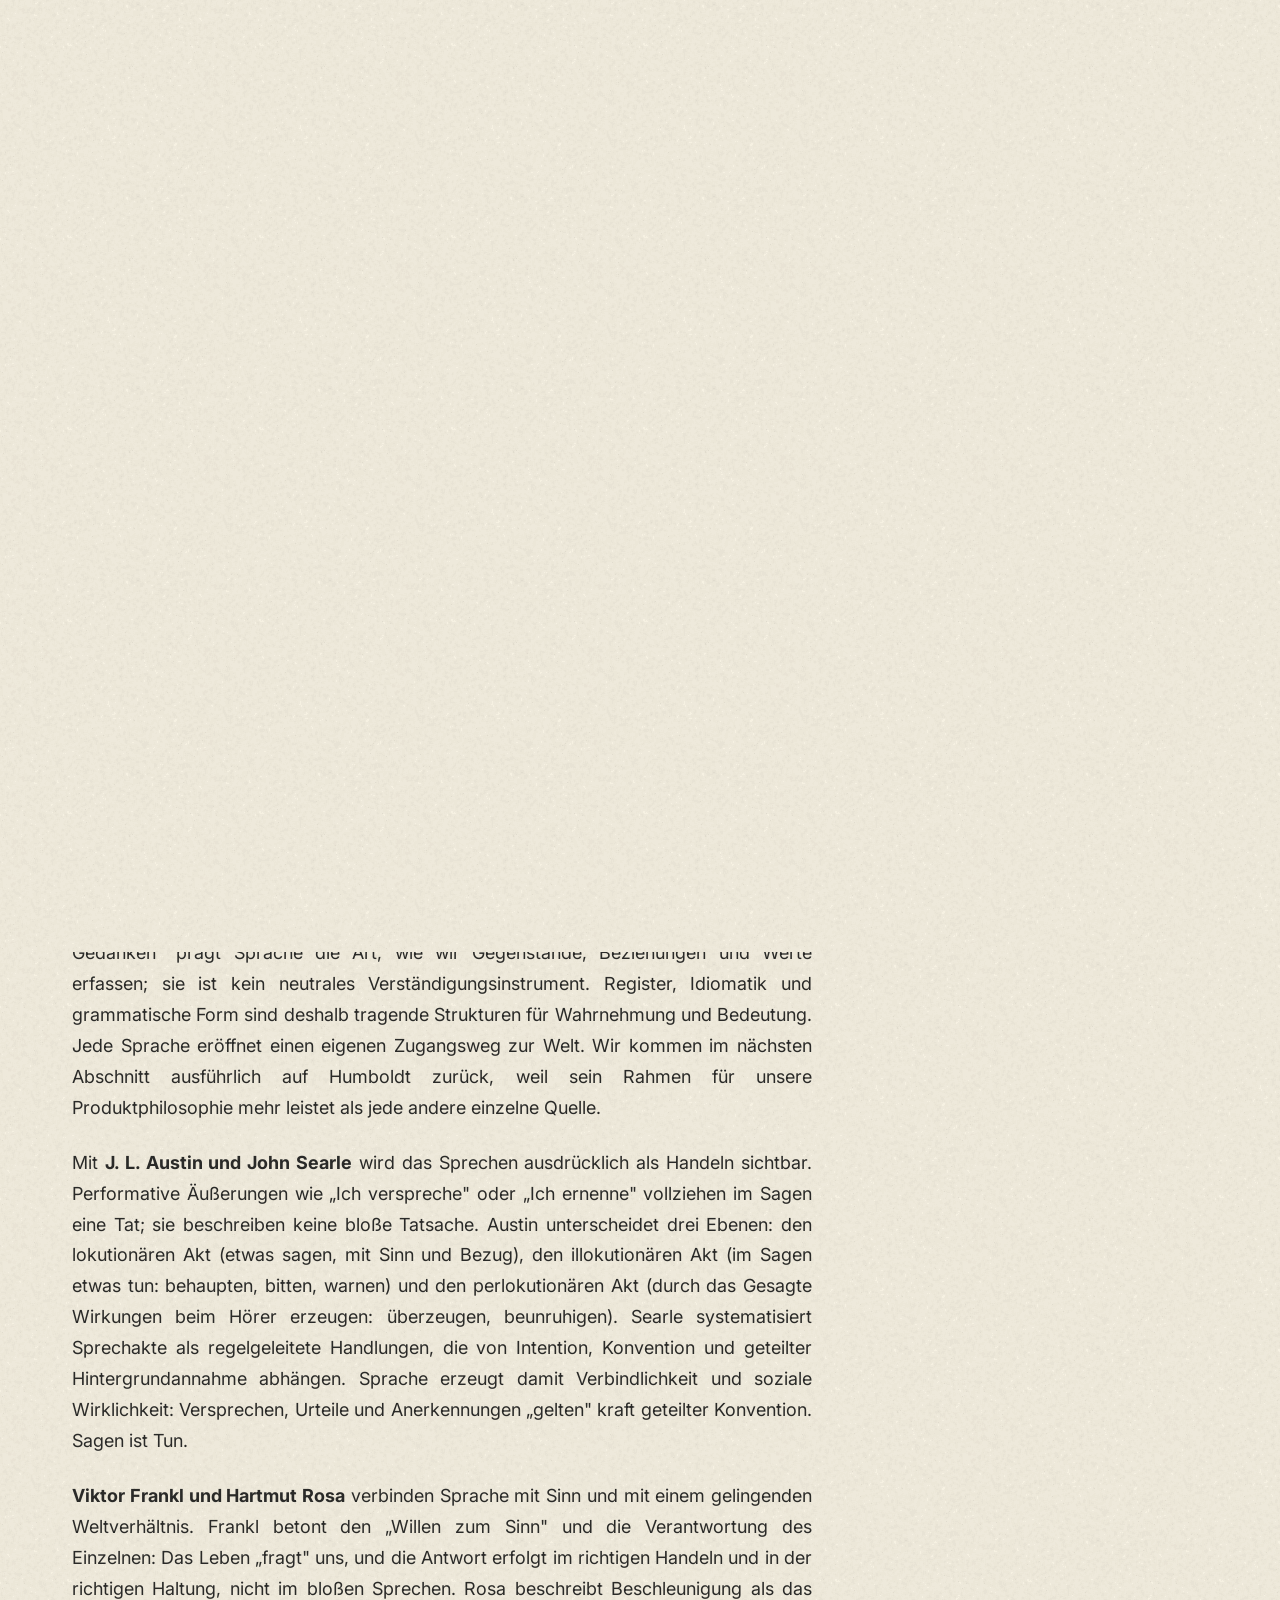
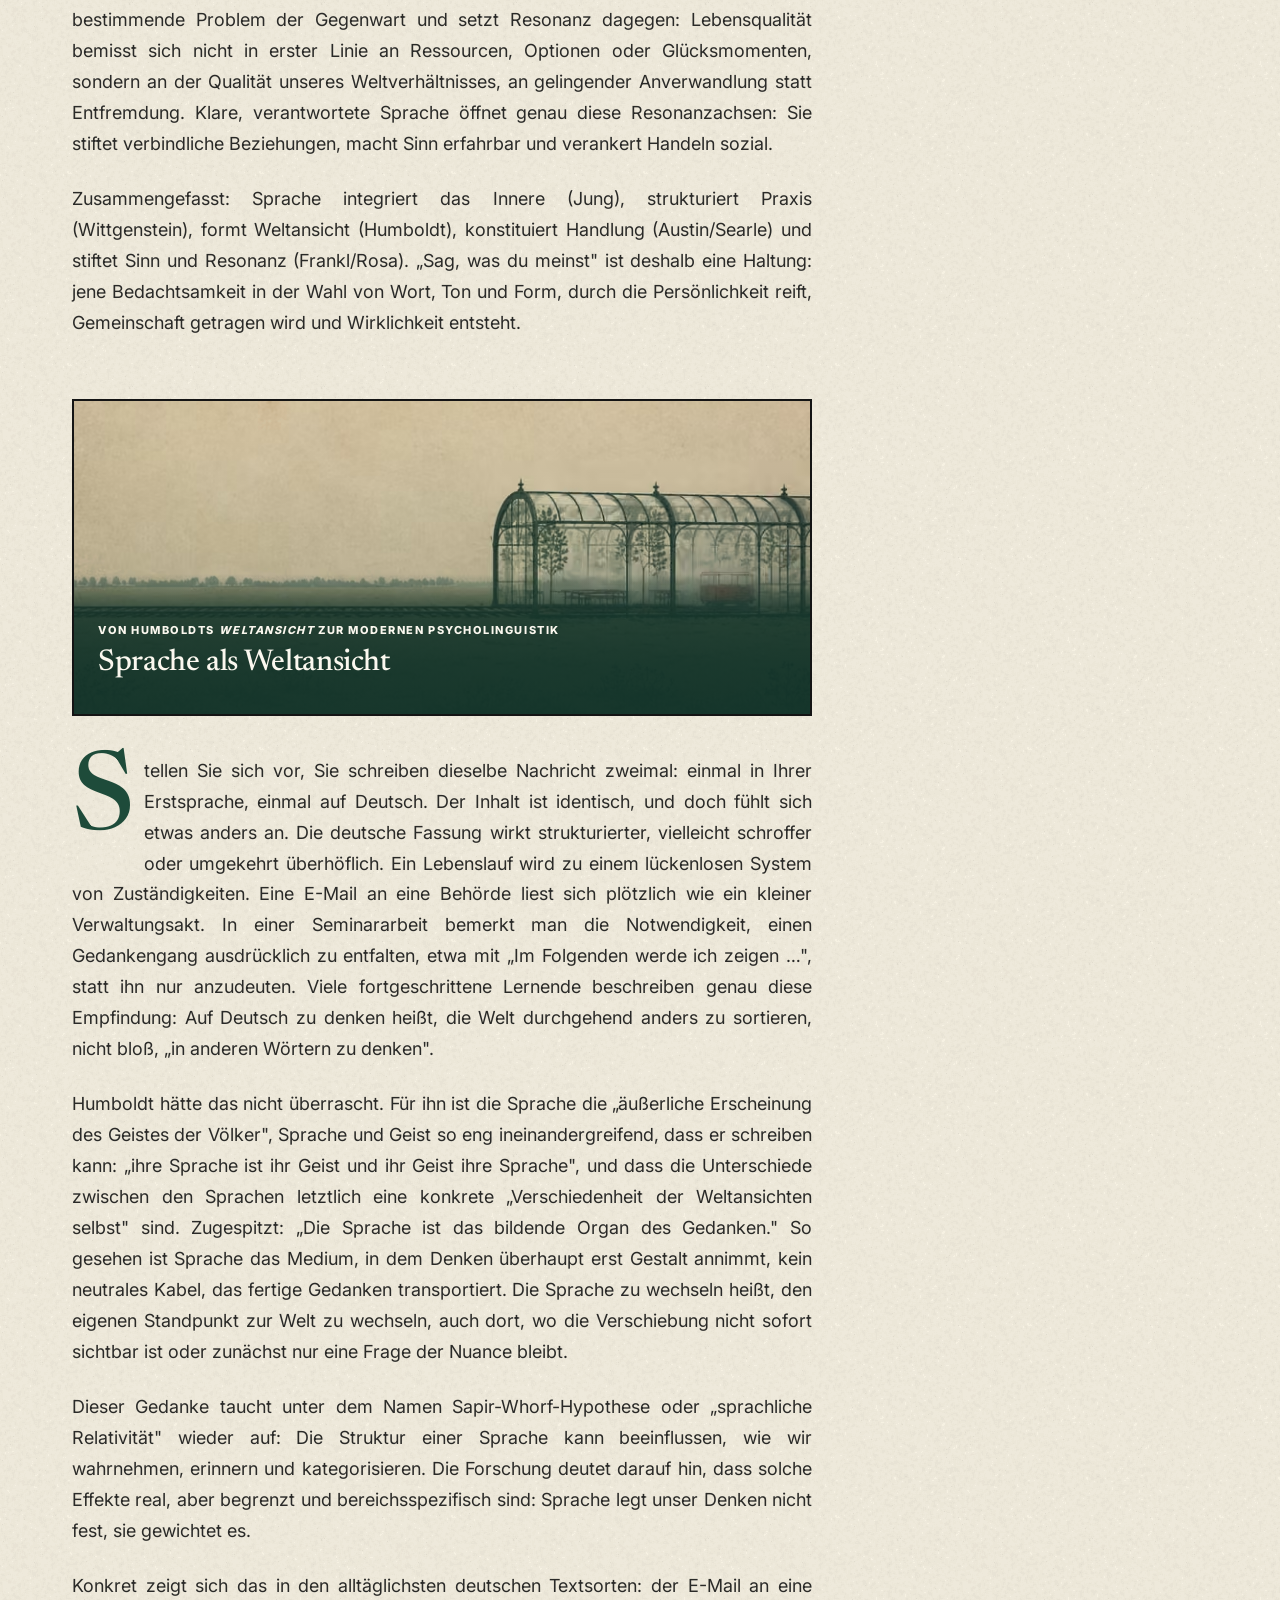
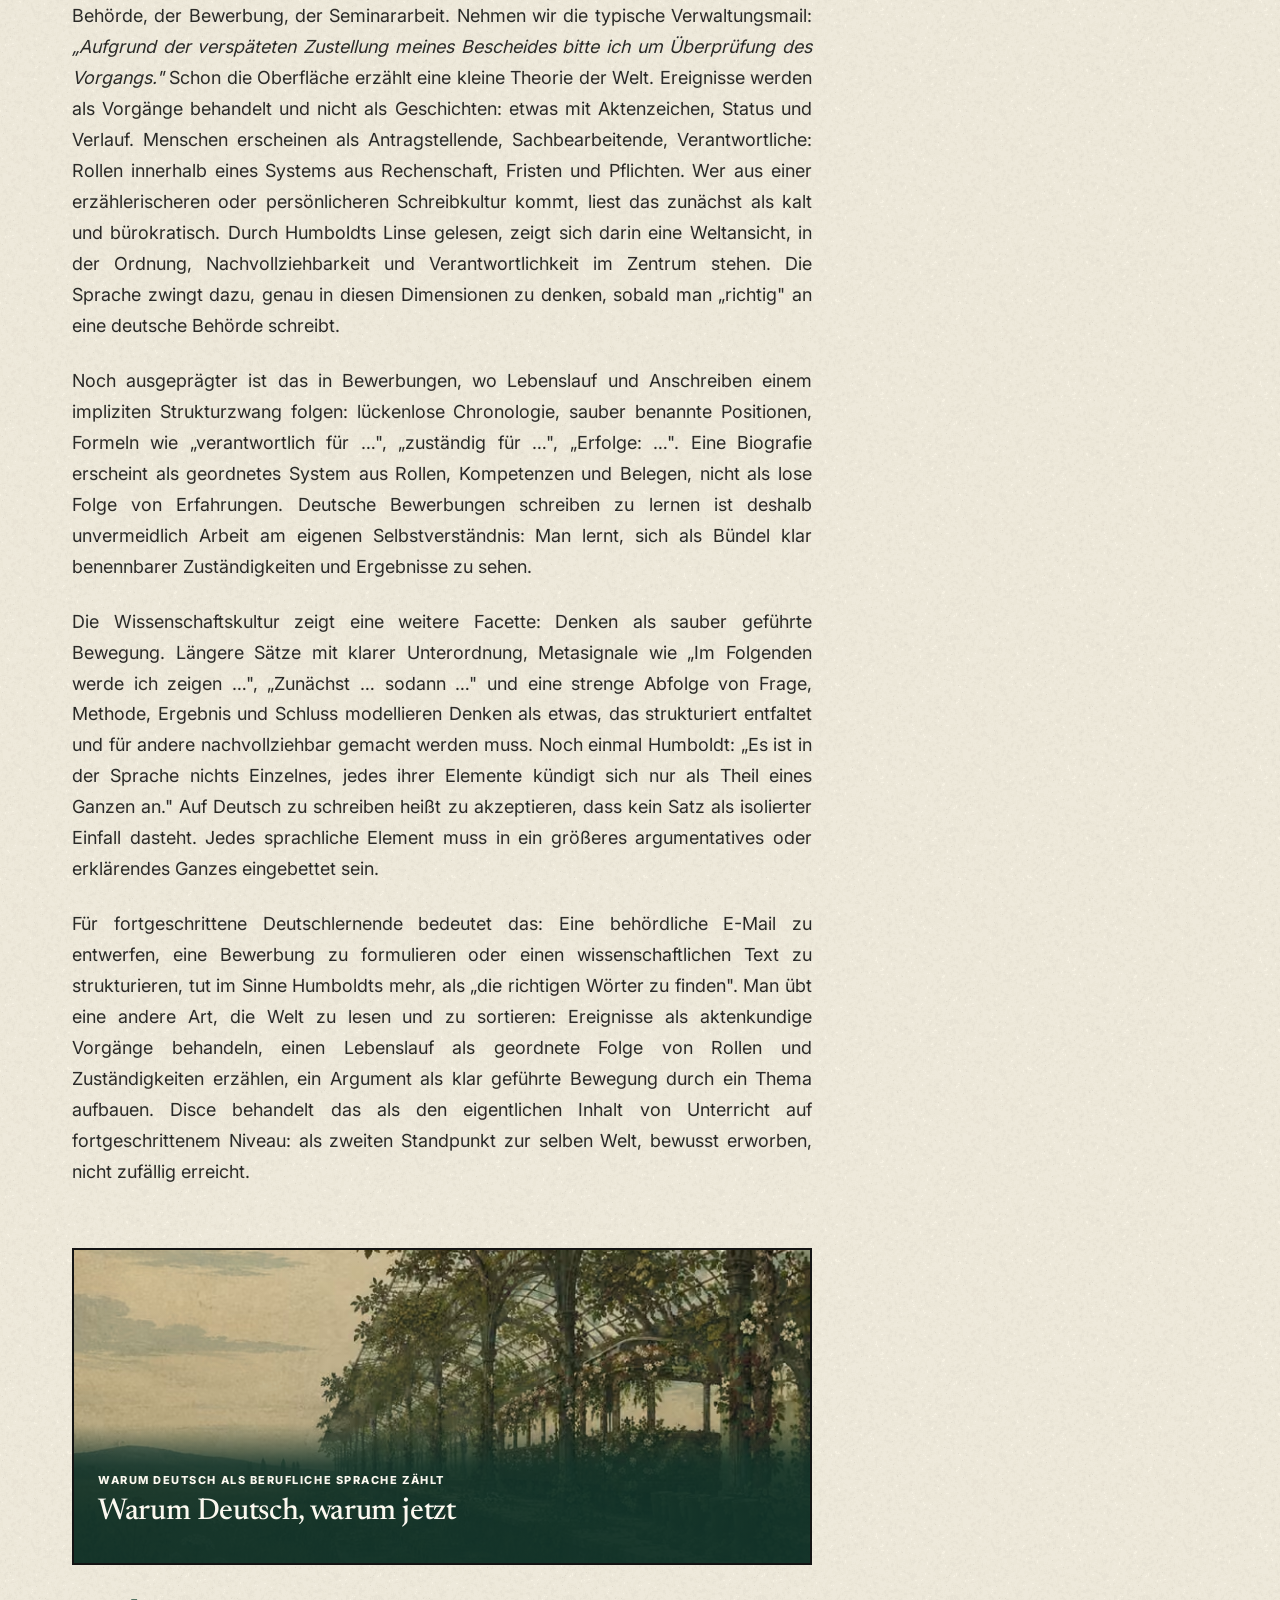
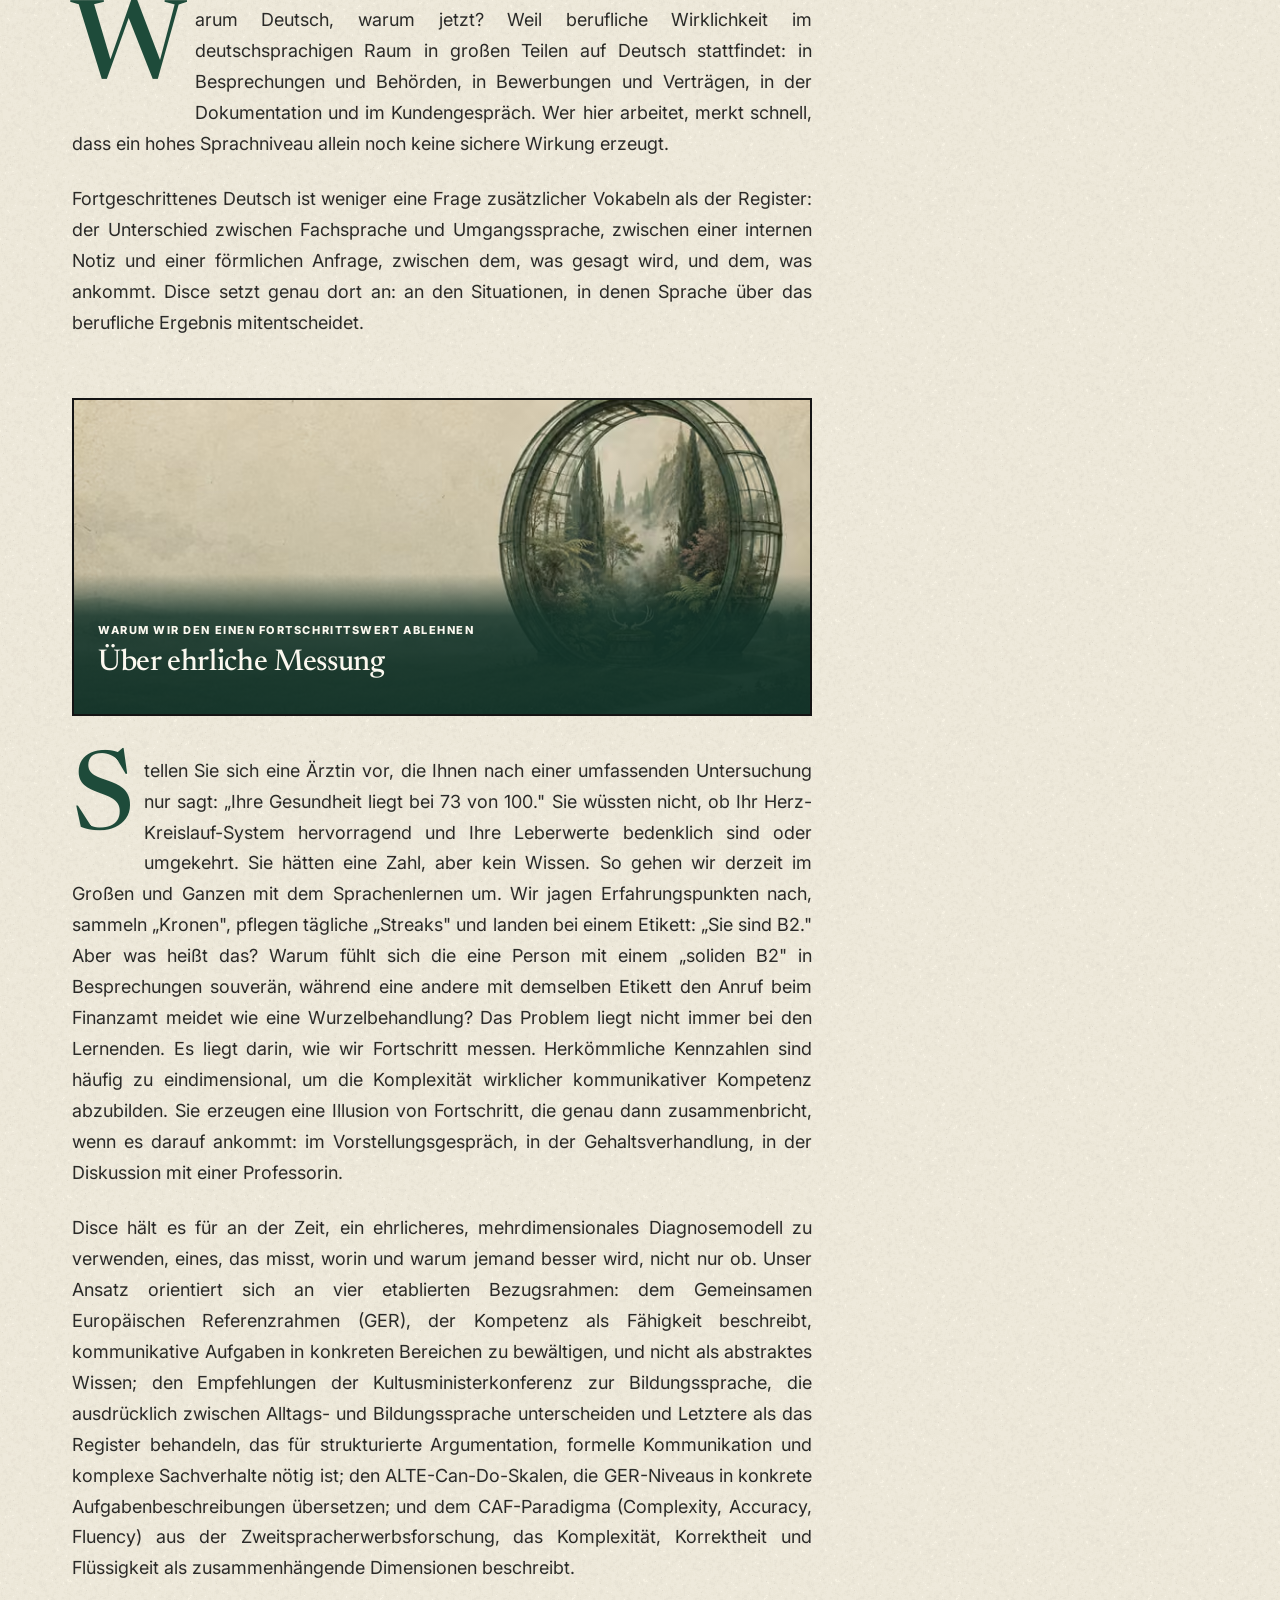
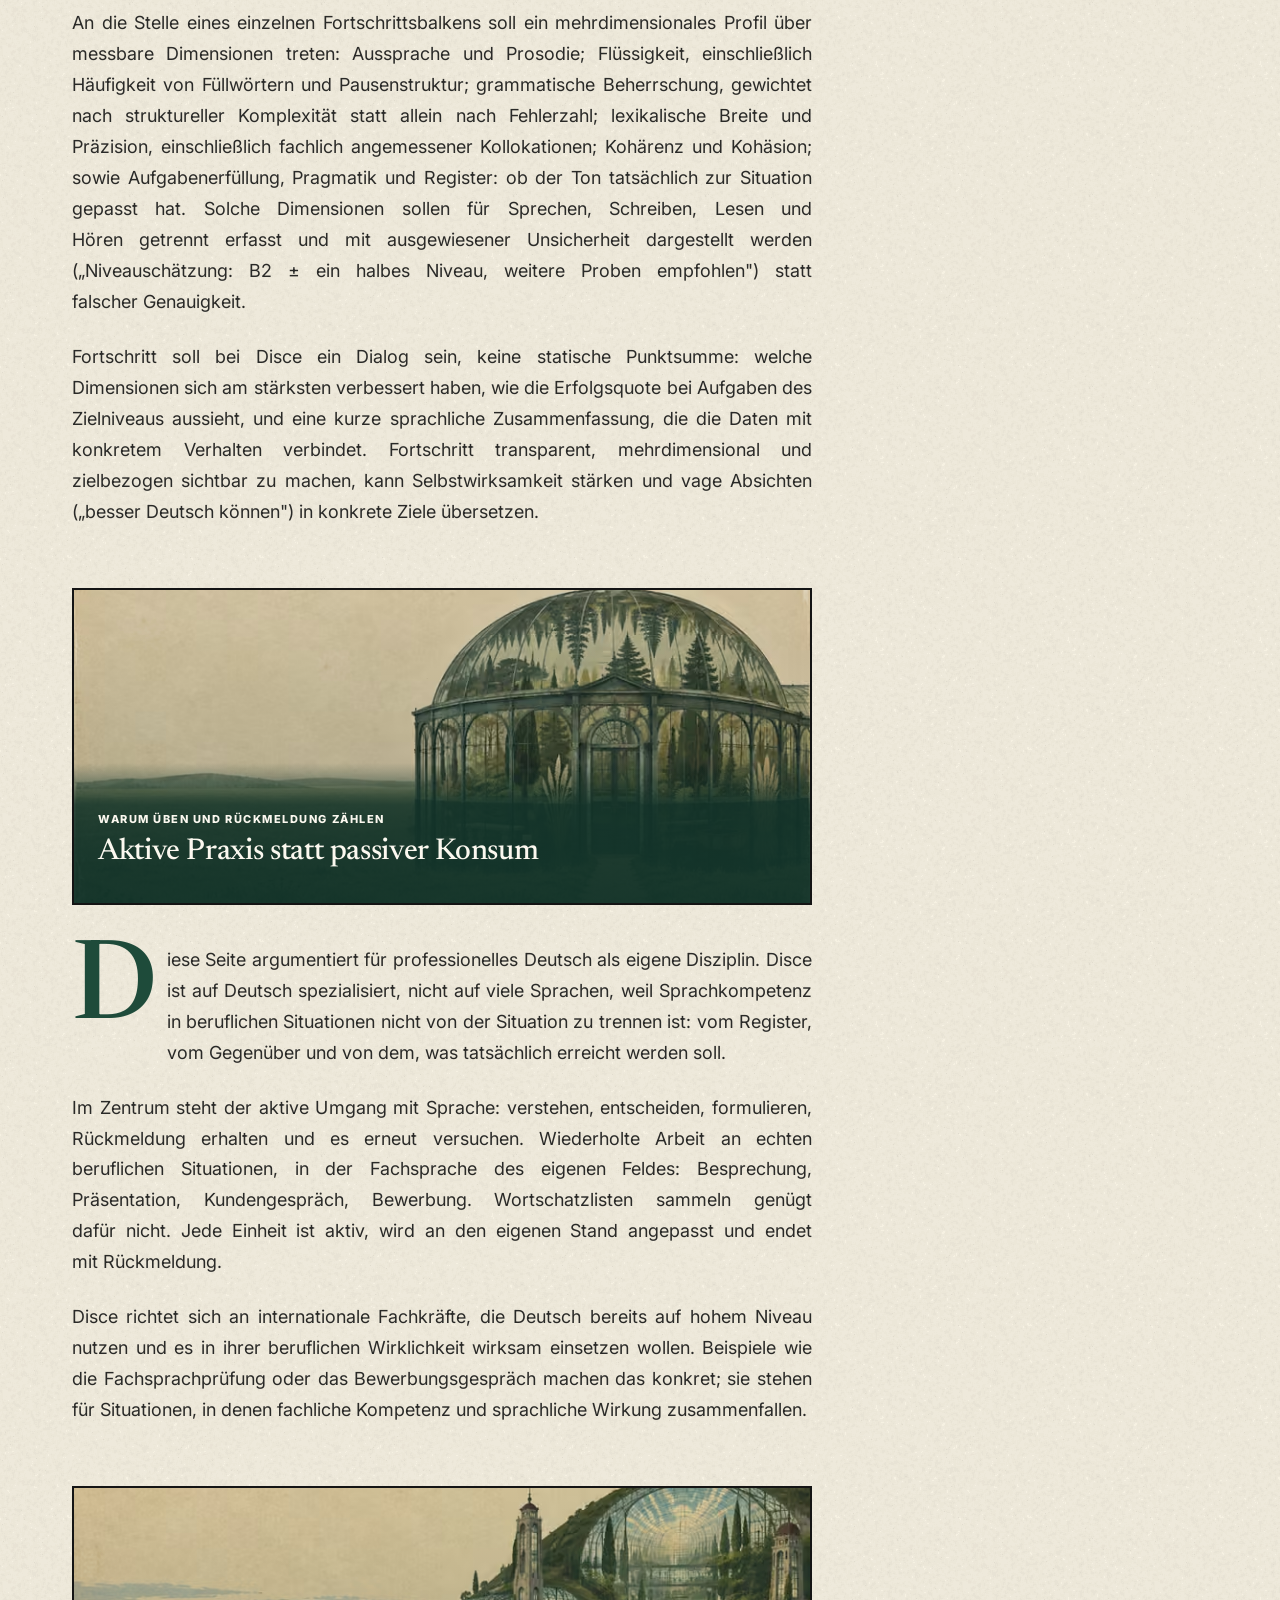
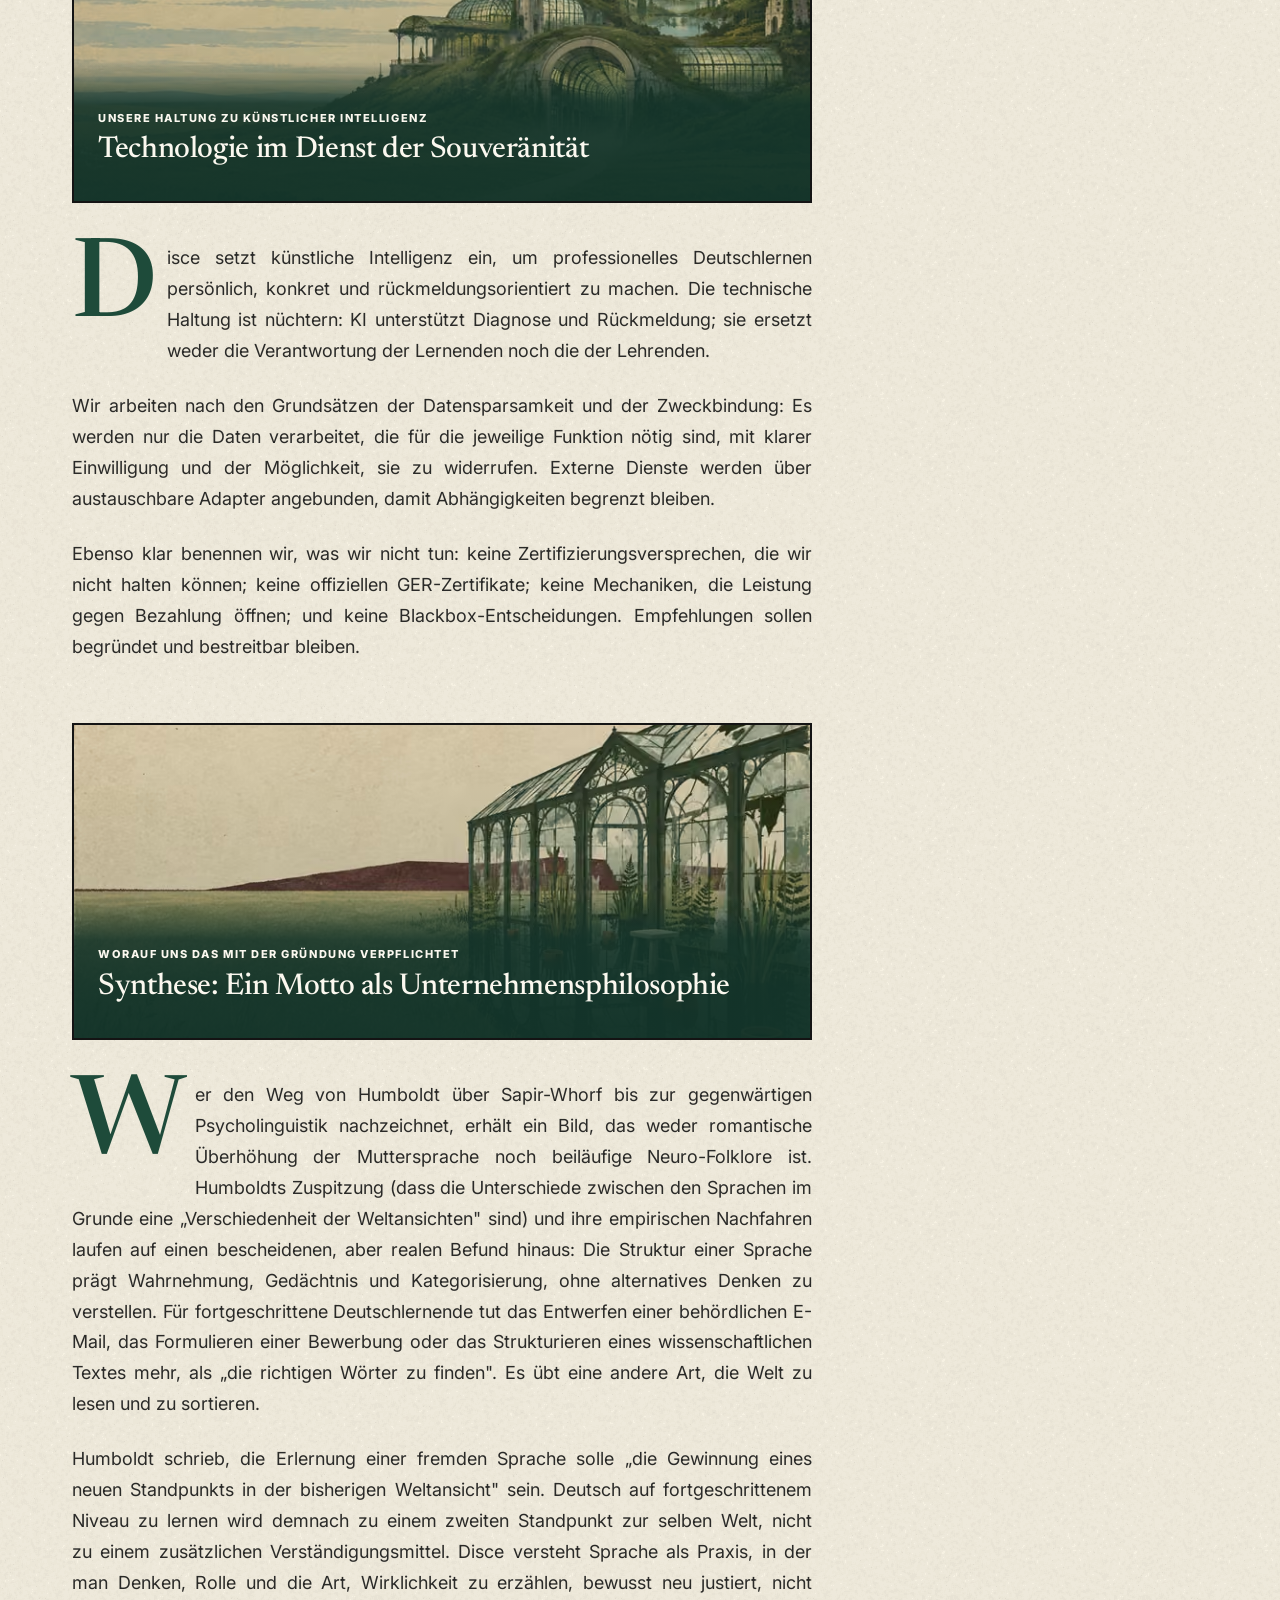
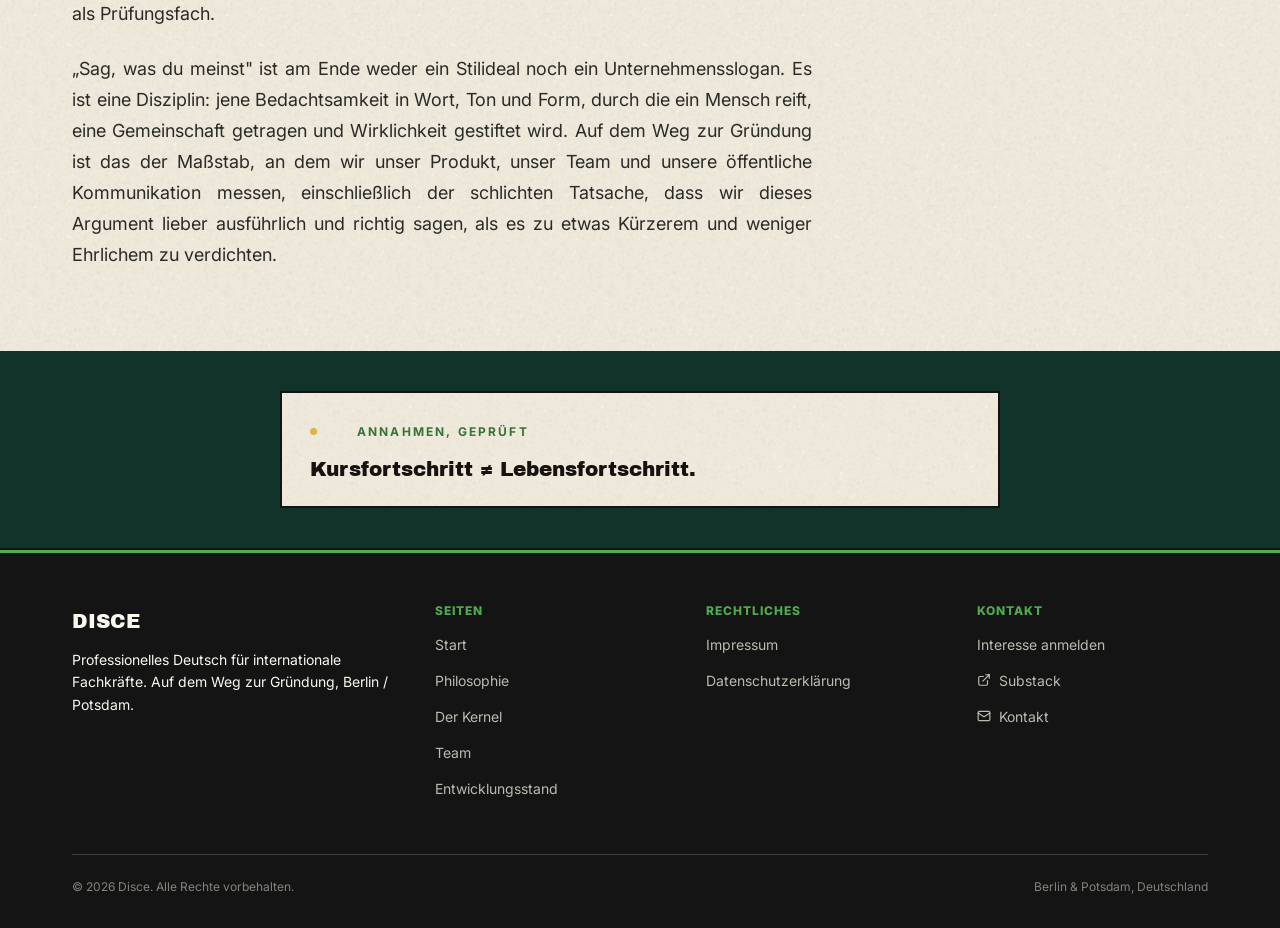
<file: philosophy.html>
<!DOCTYPE html>
<html lang="de">
<head>
<meta charset="UTF-8">
<meta name="viewport" content="width=device-width, initial-scale=1.0">
<meta name="robots" content="noindex, nofollow">
<meta name="description" content="Die Unternehmensphilosophie von Disce zu Sprache, Lernen und Technologie, zusammengeführt aus den Essays, die unser Denken seit 2025 geprägt haben.">
<title data-title-de="Philosophie · Disce" data-title-en="Philosophy · Disce">Philosophie · Disce</title>
<script>try{if(localStorage.getItem('disce-lang')==='en'){document.documentElement.className+=' pre-en';document.documentElement.lang='en';}}catch(e){}</script>
<link rel="stylesheet" href="css/experimental.min.css">
<!-- PERF parity: preload the above-the-fold display face (PERF-01). -->
<link rel="preload" href="fonts/newsreader-roman-var.subset.woff2" as="font" type="font/woff2" crossorigin>
<link rel="icon" href="favicon.ico" sizes="any">
<link rel="icon" type="image/png" href="images/derived/icon-192.png" sizes="192x192">
<link rel="apple-touch-icon" href="apple-touch-icon.png">
<link rel="manifest" href="site.webmanifest">
<link rel="canonical" href="https://weltvorstellung.de/philosophy.html">
<meta property="og:type" content="website">
<meta property="og:site_name" content="Disce">
<meta property="og:locale" content="de_DE">
<meta property="og:locale:alternate" content="en_US">
<meta property="og:title" content="Philosophie · Disce">
<meta property="og:description" content="Die Unternehmensphilosophie von Disce zu Sprache, Lernen und Technologie, zusammengeführt aus den Essays, die unser Denken seit 2025 geprägt haben.">
<meta property="og:url" content="https://weltvorstellung.de/philosophy.html">
<meta property="og:image" content="https://weltvorstellung.de/images/derived/og-disce-1200x630.jpg">
<meta property="og:image:width" content="1200">
<meta property="og:image:height" content="630">
<meta name="twitter:card" content="summary_large_image">
<meta name="twitter:title" content="Philosophie · Disce">
<meta name="twitter:description" content="Die Unternehmensphilosophie von Disce zu Sprache, Lernen und Technologie, zusammengeführt aus den Essays, die unser Denken seit 2025 geprägt haben.">
<meta name="twitter:image" content="https://weltvorstellung.de/images/derived/og-disce-1200x630.jpg">
</head>
<body>

<a class="skip-link" href="#main"><span data-lang="de">Zum Inhalt springen</span><span data-lang="en">Skip to content</span></a>

<!-- ICON-SPRITE:START (generated by scripts/sync_icon_sprite.py; do not edit by hand) -->
<svg class="icon-sprite" aria-hidden="true" focusable="false">
  <symbol id="icon-arrow-left" viewBox="0 0 24 24"><path d="m12 19-7-7 7-7"/><path d="M19 12H5"/></symbol>
  <symbol id="icon-arrow-right" viewBox="0 0 24 24"><path d="M5 12h14"/><path d="m12 5 7 7-7 7"/></symbol>
  <symbol id="icon-calendar-clock" viewBox="0 0 24 24"><path d="M16 14v2.2l1.6 1"/><path d="M16 2v3"/><path d="M21 7.338V5a2 2 0 00-2-2H5a2 2 0 00-2 2v14a2 2 0 002 2h2.338"/><path d="M3 9h5.859"/><path d="M8 2v3"/><circle cx="16" cy="16" r="6"/></symbol>
  <symbol id="icon-check" viewBox="0 0 24 24"><path d="M20 6 9 17l-5-5"/></symbol>
  <symbol id="icon-clock" viewBox="0 0 24 24"><circle cx="12" cy="12" r="10"/><path d="M12 6v6l4 2"/></symbol>
  <symbol id="icon-external-link" viewBox="0 0 24 24"><path d="M15 3h6v6"/><path d="M10 14 21 3"/><path d="M18 13v6a2 2 0 0 1-2 2H5a2 2 0 0 1-2-2V8a2 2 0 0 1 2-2h6"/></symbol>
  <symbol id="icon-mail" viewBox="0 0 24 24"><path d="m22 7-8.991 5.727a2 2 0 0 1-2.009 0L2 7"/><rect x="2" y="4" width="20" height="16" rx="2"/></symbol>
  <symbol id="icon-menu" viewBox="0 0 24 24"><path d="M4 5h16"/><path d="M4 12h16"/><path d="M4 19h16"/></symbol>
  <symbol id="icon-pause" viewBox="0 0 24 24"><rect x="14" y="3" width="5" height="18" rx="1"/><rect x="5" y="3" width="5" height="18" rx="1"/></symbol>
  <symbol id="icon-play" viewBox="0 0 24 24"><path d="M5 5a2 2 0 0 1 3.008-1.728l11.997 6.998a2 2 0 0 1 .003 3.458l-12 7A2 2 0 0 1 5 19z"/></symbol>
  <symbol id="icon-x" viewBox="0 0 24 24"><path d="M18 6 6 18"/><path d="m6 6 12 12"/></symbol>
</svg>
<!-- ICON-SPRITE:END -->

<!-- Philosophy ambient pane. One fixed, desktop-only image beside the prose
     (hidden below 1120px); decorative, so aria-hidden and an empty alt. -->
<div class="phil-ambient" aria-hidden="true">
  <picture>
    <source type="image/avif" srcset="images/derived/PHIL_amb_arches-doors-stag-470.avif">
    <img src="images/derived/PHIL_amb_arches-doors-stag-470.webp" alt="" width="470" height="2006" decoding="async">
  </picture>
</div>

<header class="site-header">
  <div class="wrap nav">
    <a href="index.html" class="brand">
      <img class="brand-mark" src="images/antlers-green.png" alt="" aria-hidden="true">
      DISCE
    </a>
    <button class="nav-toggle" aria-label="Navigation / Menu" aria-expanded="false" aria-controls="site-nav"><svg class="icon nav-toggle-open" viewBox="0 0 24 24" aria-hidden="true" focusable="false"><use href="#icon-menu"></use></svg><svg class="icon nav-toggle-close" viewBox="0 0 24 24" aria-hidden="true" focusable="false"><use href="#icon-x"></use></svg></button>
    <nav class="nav-links" id="site-nav">
      <a href="index.html"><span data-lang="de">Start</span><span data-lang="en">Home</span></a>
      <a href="philosophy.html"><span data-lang="de">Philosophie</span><span data-lang="en">Philosophy</span></a>
      <a href="kernel.html"><span data-lang="de">Der Kernel</span><span data-lang="en">The Kernel</span></a>
      <a href="team.html"><span data-lang="de">Team</span><span data-lang="en">Our Team</span></a>
      <a href="status.html"><span data-lang="de">Entwicklungsstand</span><span data-lang="en">Development Status</span></a>
      <a href="waitlist.html" class="nav-cta"><span data-lang="de">Interesse anmelden</span><span data-lang="en">Register interest</span></a>
      <div class="lang-switch" role="group" aria-label="Sprache / Language">
        <button type="button" data-set-lang="de" aria-pressed="true">DE</button>
        <button type="button" data-set-lang="en" aria-pressed="false">EN</button>
      </div>

    </nav>
  </div>
</header>

<main id="main" tabindex="-1">

<!-- Philosophy hero. Full-bleed artwork with a left-weighted --green-deep
     scrim and Newsreader display copy. Decorative, so aria-hidden. -->
<section class="page-hero page-hero--art">
  <div class="page-hero-full" aria-hidden="true">
    <picture>
      <source type="image/avif" sizes="100vw"
        srcset="images/derived/PHIL_hero_stag-moon-skyline-768.avif 768w, images/derived/PHIL_hero_stag-moon-skyline-1280.avif 1280w, images/derived/PHIL_hero_stag-moon-skyline-1920.avif 1920w, images/derived/PHIL_hero_stag-moon-skyline-2048.avif 2048w">
      <source type="image/webp" sizes="100vw"
        srcset="images/derived/PHIL_hero_stag-moon-skyline-768.webp 768w, images/derived/PHIL_hero_stag-moon-skyline-1280.webp 1280w, images/derived/PHIL_hero_stag-moon-skyline-1920.webp 1920w, images/derived/PHIL_hero_stag-moon-skyline-2048.webp 2048w">
      <img src="images/derived/PHIL_hero_stag-moon-skyline-2048.webp" alt="" width="2048" height="512" fetchpriority="high" decoding="async">
    </picture>
  </div>
  <div class="wrap">
    <span class="eyebrow"><span data-lang="de">Unternehmensphilosophie</span><span data-lang="en">Corporate Philosophy</span></span>
    <h1>Sag, was du meinst.<br>Say what you mean.</h1>
    <p class="lede"><span data-lang="de">Unsere Position zu Sprache, Lernen, Technologie und zu der Art von Unternehmen, das wir sein wollen, zusammengeführt aus den Essays, die das Denken von Disce seit 2025 geprägt haben. Der Text ist bewusst lang: Die Tiefe des Arguments ist der Punkt.</span><span data-lang="en">Our position on language, learning, technology, and the kind of company we intend to be, synthesized from the essays that have shaped Disce's thinking since 2025. This is deliberately long: the depth of the argument is the point.</span></p>
  </div>
</section>

<!-- ============================= VISION BAND ============================= -->
<!-- Image-less variant after the motif rollout: the C03 zeppelin picture was
     removed and the band keeps its pull-quote card on the dark counterpoint
     surface. The approved copy is unchanged. -->
<section class="band band--text">
  <div class="band-card band-card--left">
    <span class="eyebrow"><span data-lang="de">WARUM WIR BAUEN</span><span data-lang="en">WHY WE BUILD</span></span>
    <p class="band-card-line"><span data-lang="de">Sprache ist kein Fach. Sie ist der Raum, in dem Expertise sichtbar wird.</span><span data-lang="en">Language is not a subject. It is the room where expertise becomes visible.</span></p>
  </div>
</section>

<section class="tight">
<div class="wrap">
    <div class="philosophy-toc">
      <h2><span data-lang="de">Inhalt</span><span data-lang="en">Contents</span></h2>
      <ol data-lang="de">
        <li><a href="#language-creates-reality-de"><span class="toc-num">01</span>Sprache schafft Wirklichkeit</a></li>
        <li><a href="#philosophical-foundations-de"><span class="toc-num">02</span>Philosophische Grundlagen</a></li>
        <li><a href="#language-as-worldview-de"><span class="toc-num">03</span>Sprache als Weltansicht</a></li>
        <li><a href="#why-german-de"><span class="toc-num">04</span>Warum Deutsch, warum jetzt</a></li>
        <li><a href="#honest-measurement-de"><span class="toc-num">05</span>Über ehrliche Messung</a></li>
        <li><a href="#culture-community-de"><span class="toc-num">06</span>Aktive Praxis statt passiver Konsum</a></li>
        <li><a href="#technology-sovereignty-de"><span class="toc-num">07</span>Technologie im Dienst der Souveränität</a></li>
        <li><a href="#synthesis-de"><span class="toc-num">08</span>Synthese: Ein Motto als Unternehmensphilosophie</a></li>
      </ol>
      <ol data-lang="en">
        <li><a href="#language-creates-reality"><span class="toc-num">01</span>Language Creates Reality</a></li>
        <li><a href="#philosophical-foundations"><span class="toc-num">02</span>Philosophical Foundations</a></li>
        <li><a href="#language-as-worldview"><span class="toc-num">03</span>Language as Worldview</a></li>
        <li><a href="#why-german"><span class="toc-num">04</span>Why German, Why Now</a></li>
        <li><a href="#honest-measurement"><span class="toc-num">05</span>On Honest Measurement</a></li>
        <li><a href="#culture-community"><span class="toc-num">06</span>Active Practice over Passive Consumption</a></li>
        <li><a href="#technology-sovereignty"><span class="toc-num">07</span>Technology in the Service of Sovereignty</a></li>
        <li><a href="#synthesis"><span class="toc-num">08</span>Synthesis: A Mantra as Institutional Philosophy</a></li>
      </ol>
    </div>
    <!-- The former A01/A09 value visuals were removed with the motif rollout.
         The seeded section motifs that briefly carried the page's visual layer
         are in turn retired: each chapter now opens with a .chapter-cover plate
         that carries its headline (see css/experimental.css). -->
  </div>
</section>

<section class="tight">
  <div class="wrap">
    <div class="prose" lang="de" data-lang="de">
      <div class="chapter-cover">
        <picture>
          <source type="image/avif" sizes="(max-width: 780px) 100vw, 740px"
            srcset="images/derived/phil-chapter-language-creates-reality-768.avif 768w, images/derived/phil-chapter-language-creates-reality-1122.avif 1122w">
          <img src="images/derived/phil-chapter-language-creates-reality-768.webp" sizes="(max-width: 780px) 100vw, 740px"
            srcset="images/derived/phil-chapter-language-creates-reality-768.webp 768w, images/derived/phil-chapter-language-creates-reality-1122.webp 1122w"
            alt="" width="1122" height="481" loading="lazy" decoding="async">
        </picture>
        <div class="chapter-cover-copy">
          <span class="section-kicker">Warum wir Sprachphilosophie als Unternehmen ernst nehmen</span>
          <h2 id="language-creates-reality-de">Sprache schafft Wirklichkeit</h2>
        </div>
      </div>
      <p>Es gibt Momente, in denen ein einziger Satz ein Leben teilt: ein „Ich kündige", ein „Ja", ein „Ich liebe dich". Sprache markiert Übergänge, klärt Fronten, öffnet Türen oder schließt sie wieder. Sie ist kein Transportmittel für Informationen. Sie ist die Bühne, auf der wir vor uns selbst und vor anderen in die Verantwortung treten. Wer sprechen lernt, lernt denken; wer lernt zu sagen, was er tatsächlich meint, übernimmt Verantwortung für das eigene Leben. Das ist die Betriebsannahme, auf der Disce aufgebaut ist, keine Marketingfigur. und deshalb gilt das Motto, das dieser Seite ihren Titel gibt, <em>Sag, was du meinst</em>, als Haltung und nicht als Slogan.</p>
      <p>Im Deutschen wird dieser Zusammenhang ungewöhnlich sichtbar. Die Sprache erzwingt Entscheidungen: wohin das Verb gehört, welche Nuance zu wählen ist („vielleicht", „wahrscheinlich", „ich bin überzeugt"), wie sich ein komplexer Sachverhalt in einem einzigen Kompositum verdichten lässt, etwa <em>Weltanschauung</em>, <em>Entscheidungsreife</em> oder <em>Sprachlosigkeit</em>. Diese Formen sind mehr als die Grammatikregeln, für die das Deutsche bekannt ist; sie sind Einladungen, die Welt differenzierter wahrzunehmen und sich ehrlicher in ihr zu bewegen.</p>
      <p>Disce versteht sich als Brücke über dieses Feld: zwischen philosophischer Einsicht, wissenschaftlichem Register und den tatsächlichen Sätzen, die Menschen im Studium, im Beruf und im Alltag hervorbringen. Vor jeder Produktentscheidung kehren wir zu einer grundlegenderen Frage zurück: Was tut Sprache eigentlich, in uns, zwischen uns und in unseren Institutionen?</p>

      <div class="chapter-cover">
        <picture>
          <source type="image/avif" sizes="(max-width: 780px) 100vw, 740px"
            srcset="images/derived/phil-chapter-philosophical-foundations-768.avif 768w, images/derived/phil-chapter-philosophical-foundations-1122.avif 1122w">
          <img src="images/derived/phil-chapter-philosophical-foundations-768.webp" sizes="(max-width: 780px) 100vw, 740px"
            srcset="images/derived/phil-chapter-philosophical-foundations-768.webp 768w, images/derived/phil-chapter-philosophical-foundations-1122.webp 1122w"
            alt="" width="1122" height="481" loading="lazy" decoding="async">
        </picture>
        <div class="chapter-cover-copy">
          <span class="section-kicker">Fünf Denker, eine Betriebsannahme</span>
          <h2 id="philosophical-foundations-de">Philosophische Grundlagen</h2>
        </div>
      </div>
      <p>Sprache schafft Wirklichkeit: Was wir sagen und wie wir es sagen, ordnet Wahrnehmung, leitet Handeln und stiftet Bedeutung. Präzises, mutiges Sprechen ist ein Akt von Charakter und Kompetenz zugleich. Das Deutsche bietet hier besonderen Hebel. Flexibler Satzrhythmus, tragfähige Komposita und registersensible Nuancierung machen es zu einem Werkzeug für differenziertes Denken und wirksame Teilhabe. Wir stützen diesen Anspruch auf fünf verschiedene Traditionen, von denen jede eine tragende Struktur zu unserer Produktphilosophie beiträgt und nicht bloß ein schmückendes Motto.</p>
      <p><strong>Carl Gustav Jung</strong> versteht die Reifung der Persönlichkeit als Individuation, deren Stationen von archetypischen Symbolen markiert werden; der erste Schritt führt durch die Erfahrung des „Schattens", jenes verdrängten Materials, das problematische Tendenzen ebenso enthält wie schöpferischen Impuls und realistische Einsicht. Das Unsagbare sagbar zu machen ist für Jung der Schlüssel zur seelischen Ganzheit. Wir entnehmen dem, dass Artikulation der Entwicklung nicht äußerlich ist. Sie ist ihr Mechanismus.</p>
      <p><strong>Ludwig Wittgenstein</strong> holt die Sprache aus der Sphäre abstrakter Bedeutung in die Praxis:</p>
      <blockquote>„Man kann für eine große Klasse von Fällen der Benützung des Wortes »Bedeutung« – wenn auch nicht für alle Fälle seiner Benützung – dieses Wort so erklären: Die Bedeutung eines Wortes ist sein Gebrauch in der Sprache." (Philosophische Untersuchungen, § 43)</blockquote>
      <p>Was Wörter bedeuten, hängt von den Regeln des jeweiligen Sprachspiels und der geteilten Lebensform ab; derselbe Ausruf „Wasser!" kann je nach Kontext Bitte, Befehl oder Antwort sein. Klarheit im Ausdruck ist daher eine Kompetenz, nämlich zu erkennen, in welchem Spiel mit welchen Regeln und Zwecken man sich befindet, und nicht die Suche nach Wesensdefinitionen.</p>
      <p><strong>Wilhelm von Humboldt</strong> betont die weltbildende Kraft der Sprache: Sie ist die „äußerliche Erscheinung des Geistes der Völker"; die Unterschiede zwischen den Sprachen sind im Grunde eine „Verschiedenheit der Weltansichten selbst". Als „bildendes Organ des Gedanken" prägt Sprache die Art, wie wir Gegenstände, Beziehungen und Werte erfassen; sie ist kein neutrales Verständigungsinstrument. Register, Idiomatik und grammatische Form sind deshalb tragende Strukturen für Wahrnehmung und Bedeutung. Jede Sprache eröffnet einen eigenen Zugangsweg zur Welt. Wir kommen im nächsten Abschnitt ausführlich auf Humboldt zurück, weil sein Rahmen für unsere Produktphilosophie mehr leistet als jede andere einzelne Quelle.</p>
      <p>Mit <strong>J. L. Austin und John Searle</strong> wird das Sprechen ausdrücklich als Handeln sichtbar. Performative Äußerungen wie „Ich verspreche" oder „Ich ernenne" vollziehen im Sagen eine Tat; sie beschreiben keine bloße Tatsache. Austin unterscheidet drei Ebenen: den lokutionären Akt (etwas sagen, mit Sinn und Bezug), den illokutionären Akt (im Sagen etwas tun: behaupten, bitten, warnen) und den perlokutionären Akt (durch das Gesagte Wirkungen beim Hörer erzeugen: überzeugen, beunruhigen). Searle systematisiert Sprechakte als regelgeleitete Handlungen, die von Intention, Konvention und geteilter Hintergrundannahme abhängen. Sprache erzeugt damit Verbindlichkeit und soziale Wirklichkeit: Versprechen, Urteile und Anerkennungen „gelten" kraft geteilter Konvention. Sagen ist Tun.</p>
      <p><strong>Viktor Frankl und Hartmut Rosa</strong> verbinden Sprache mit Sinn und mit einem gelingenden Weltverhältnis. Frankl betont den „Willen zum Sinn" und die Verantwortung des Einzelnen: Das Leben „fragt" uns, und die Antwort erfolgt im richtigen Handeln und in der richtigen Haltung, nicht im bloßen Sprechen. Rosa beschreibt Beschleunigung als das bestimmende Problem der Gegenwart und setzt Resonanz dagegen: Lebensqualität bemisst sich nicht in erster Linie an Ressourcen, Optionen oder Glücksmomenten, sondern an der Qualität unseres Weltverhältnisses, an gelingender Anverwandlung statt Entfremdung. Klare, verantwortete Sprache öffnet genau diese Resonanzachsen: Sie stiftet verbindliche Beziehungen, macht Sinn erfahrbar und verankert Handeln sozial.</p>
      <p>Zusammengefasst: Sprache integriert das Innere (Jung), strukturiert Praxis (Wittgenstein), formt Weltansicht (Humboldt), konstituiert Handlung (Austin/Searle) und stiftet Sinn und Resonanz (Frankl/Rosa). „Sag, was du meinst" ist deshalb eine Haltung: jene Bedachtsamkeit in der Wahl von Wort, Ton und Form, durch die Persönlichkeit reift, Gemeinschaft getragen wird und Wirklichkeit entsteht.</p>
      <div class="chapter-cover">
        <picture>
          <source type="image/avif" sizes="(max-width: 780px) 100vw, 740px"
            srcset="images/derived/phil-chapter-language-as-worldview-768.avif 768w, images/derived/phil-chapter-language-as-worldview-1122.avif 1122w">
          <img src="images/derived/phil-chapter-language-as-worldview-768.webp" sizes="(max-width: 780px) 100vw, 740px"
            srcset="images/derived/phil-chapter-language-as-worldview-768.webp 768w, images/derived/phil-chapter-language-as-worldview-1122.webp 1122w"
            alt="" width="1122" height="481" loading="lazy" decoding="async">
        </picture>
        <div class="chapter-cover-copy">
          <span class="section-kicker">Von Humboldts <em>Weltansicht</em> zur modernen Psycholinguistik</span>
          <h2 id="language-as-worldview-de">Sprache als Weltansicht</h2>
        </div>
      </div>
      <p>Stellen Sie sich vor, Sie schreiben dieselbe Nachricht zweimal: einmal in Ihrer Erstsprache, einmal auf Deutsch. Der Inhalt ist identisch, und doch fühlt sich etwas anders an. Die deutsche Fassung wirkt strukturierter, vielleicht schroffer oder umgekehrt überhöflich. Ein Lebenslauf wird zu einem lückenlosen System von Zuständigkeiten. Eine E-Mail an eine Behörde liest sich plötzlich wie ein kleiner Verwaltungsakt. In einer Seminararbeit bemerkt man die Notwendigkeit, einen Gedankengang ausdrücklich zu entfalten, etwa mit „Im Folgenden werde ich zeigen …", statt ihn nur anzudeuten. Viele fortgeschrittene Lernende beschreiben genau diese Empfindung: Auf Deutsch zu denken heißt, die Welt durchgehend anders zu sortieren, nicht bloß, „in anderen Wörtern zu denken".</p>
      <p>Humboldt hätte das nicht überrascht. Für ihn ist die Sprache die „äußerliche Erscheinung des Geistes der Völker", Sprache und Geist so eng ineinandergreifend, dass er schreiben kann: „ihre Sprache ist ihr Geist und ihr Geist ihre Sprache", und dass die Unterschiede zwischen den Sprachen letztlich eine konkrete „Verschiedenheit der Weltansichten selbst" sind. Zugespitzt: „Die Sprache ist das bildende Organ des Gedanken." So gesehen ist Sprache das Medium, in dem Denken überhaupt erst Gestalt annimmt, kein neutrales Kabel, das fertige Gedanken transportiert. Die Sprache zu wechseln heißt, den eigenen Standpunkt zur Welt zu wechseln, auch dort, wo die Verschiebung nicht sofort sichtbar ist oder zunächst nur eine Frage der Nuance bleibt.</p>
      <p>Dieser Gedanke taucht unter dem Namen Sapir-Whorf-Hypothese oder „sprachliche Relativität" wieder auf: Die Struktur einer Sprache kann beeinflussen, wie wir wahrnehmen, erinnern und kategorisieren. Die Forschung deutet darauf hin, dass solche Effekte real, aber begrenzt und bereichsspezifisch sind: Sprache legt unser Denken nicht fest, sie gewichtet es.</p>
      <p>Konkret zeigt sich das in den alltäglichsten deutschen Textsorten: der E-Mail an eine Behörde, der Bewerbung, der Seminararbeit. Nehmen wir die typische Verwaltungsmail: <em>„Aufgrund der verspäteten Zustellung meines Bescheides bitte ich um Überprüfung des Vorgangs."</em> Schon die Oberfläche erzählt eine kleine Theorie der Welt. Ereignisse werden als Vorgänge behandelt und nicht als Geschichten: etwas mit Aktenzeichen, Status und Verlauf. Menschen erscheinen als Antragstellende, Sachbearbeitende, Verantwortliche: Rollen innerhalb eines Systems aus Rechenschaft, Fristen und Pflichten. Wer aus einer erzählerischeren oder persönlicheren Schreibkultur kommt, liest das zunächst als kalt und bürokratisch. Durch Humboldts Linse gelesen, zeigt sich darin eine Weltansicht, in der Ordnung, Nachvollziehbarkeit und Verantwortlichkeit im Zentrum stehen. Die Sprache zwingt dazu, genau in diesen Dimensionen zu denken, sobald man „richtig" an eine deutsche Behörde schreibt.</p>
      <p>Noch ausgeprägter ist das in Bewerbungen, wo Lebenslauf und Anschreiben einem impliziten Strukturzwang folgen: lückenlose Chronologie, sauber benannte Positionen, Formeln wie „verantwortlich für …", „zuständig für …", „Erfolge: …". Eine Biografie erscheint als geordnetes System aus Rollen, Kompetenzen und Belegen, nicht als lose Folge von Erfahrungen. Deutsche Bewerbungen schreiben zu lernen ist deshalb unvermeidlich Arbeit am eigenen Selbstverständnis: Man lernt, sich als Bündel klar benennbarer Zuständigkeiten und Ergebnisse zu sehen.</p>
      <p>Die Wissenschaftskultur zeigt eine weitere Facette: Denken als sauber geführte Bewegung. Längere Sätze mit klarer Unterordnung, Metasignale wie „Im Folgenden werde ich zeigen …", „Zunächst … sodann …" und eine strenge Abfolge von Frage, Methode, Ergebnis und Schluss modellieren Denken als etwas, das strukturiert entfaltet und für andere nachvollziehbar gemacht werden muss. Noch einmal Humboldt: „Es ist in der Sprache nichts Einzelnes, jedes ihrer Elemente kündigt sich nur als Theil eines Ganzen an." Auf Deutsch zu schreiben heißt zu akzeptieren, dass kein Satz als isolierter Einfall dasteht. Jedes sprachliche Element muss in ein größeres argumentatives oder erklärendes Ganzes eingebettet sein.</p>
      <p>Für fortgeschrittene Deutschlernende bedeutet das: Eine behördliche E-Mail zu entwerfen, eine Bewerbung zu formulieren oder einen wissenschaftlichen Text zu strukturieren, tut im Sinne Humboldts mehr, als „die richtigen Wörter zu finden". Man übt eine andere Art, die Welt zu lesen und zu sortieren: Ereignisse als aktenkundige Vorgänge behandeln, einen Lebenslauf als geordnete Folge von Rollen und Zuständigkeiten erzählen, ein Argument als klar geführte Bewegung durch ein Thema aufbauen. Disce behandelt das als den eigentlichen Inhalt von Unterricht auf fortgeschrittenem Niveau: als zweiten Standpunkt zur selben Welt, bewusst erworben, nicht zufällig erreicht.</p>

      <div class="chapter-cover">
        <picture>
          <source type="image/avif" sizes="(max-width: 780px) 100vw, 740px"
            srcset="images/derived/phil-chapter-why-german-768.avif 768w, images/derived/phil-chapter-why-german-1122.avif 1122w">
          <img src="images/derived/phil-chapter-why-german-768.webp" sizes="(max-width: 780px) 100vw, 740px"
            srcset="images/derived/phil-chapter-why-german-768.webp 768w, images/derived/phil-chapter-why-german-1122.webp 1122w"
            alt="" width="1122" height="481" loading="lazy" decoding="async">
        </picture>
        <div class="chapter-cover-copy">
          <span class="section-kicker">Warum Deutsch als berufliche Sprache zählt</span>
          <h2 id="why-german-de">Warum Deutsch, warum jetzt</h2>
        </div>
      </div>
      <p>Warum Deutsch, warum jetzt? Weil berufliche Wirklichkeit im deutschsprachigen Raum in großen Teilen auf Deutsch stattfindet: in Besprechungen und Behörden, in Bewerbungen und Verträgen, in der Dokumentation und im Kundengespräch. Wer hier arbeitet, merkt schnell, dass ein hohes Sprachniveau allein noch keine sichere Wirkung erzeugt.</p>
      <p>Fortgeschrittenes Deutsch ist weniger eine Frage zusätzlicher Vokabeln als der Register: der Unterschied zwischen Fachsprache und Umgangssprache, zwischen einer internen Notiz und einer förmlichen Anfrage, zwischen dem, was gesagt wird, und dem, was ankommt. Disce setzt genau dort an: an den Situationen, in denen Sprache über das berufliche Ergebnis mitentscheidet.</p>
      <div class="chapter-cover">
        <picture>
          <source type="image/avif" sizes="(max-width: 780px) 100vw, 740px"
            srcset="images/derived/phil-chapter-honest-measurement-768.avif 768w, images/derived/phil-chapter-honest-measurement-1122.avif 1122w">
          <img src="images/derived/phil-chapter-honest-measurement-768.webp" sizes="(max-width: 780px) 100vw, 740px"
            srcset="images/derived/phil-chapter-honest-measurement-768.webp 768w, images/derived/phil-chapter-honest-measurement-1122.webp 1122w"
            alt="" width="1122" height="481" loading="lazy" decoding="async">
        </picture>
        <div class="chapter-cover-copy">
          <span class="section-kicker">Warum wir den einen Fortschrittswert ablehnen</span>
          <h2 id="honest-measurement-de">Über ehrliche Messung</h2>
        </div>
      </div>
      <p>Stellen Sie sich eine Ärztin vor, die Ihnen nach einer umfassenden Untersuchung nur sagt: „Ihre Gesundheit liegt bei 73 von 100." Sie wüssten nicht, ob Ihr Herz-Kreislauf-System hervorragend und Ihre Leberwerte bedenklich sind oder umgekehrt. Sie hätten eine Zahl, aber kein Wissen. So gehen wir derzeit im Großen und Ganzen mit dem Sprachenlernen um. Wir jagen Erfahrungspunkten nach, sammeln „Kronen", pflegen tägliche „Streaks" und landen bei einem Etikett: „Sie sind B2." Aber was heißt das? Warum fühlt sich die eine Person mit einem „soliden B2" in Besprechungen souverän, während eine andere mit demselben Etikett den Anruf beim Finanzamt meidet wie eine Wurzelbehandlung? Das Problem liegt nicht immer bei den Lernenden. Es liegt darin, wie wir Fortschritt messen. Herkömmliche Kennzahlen sind häufig zu eindimensional, um die Komplexität wirklicher kommunikativer Kompetenz abzubilden. Sie erzeugen eine Illusion von Fortschritt, die genau dann zusammenbricht, wenn es darauf ankommt: im Vorstellungsgespräch, in der Gehaltsverhandlung, in der Diskussion mit einer Professorin.</p>
      <p>Disce hält es für an der Zeit, ein ehrlicheres, mehrdimensionales Diagnosemodell zu verwenden, eines, das misst, worin und warum jemand besser wird, nicht nur ob. Unser Ansatz orientiert sich an vier etablierten Bezugsrahmen: dem Gemeinsamen Europäischen Referenzrahmen (GER), der Kompetenz als Fähigkeit beschreibt, kommunikative Aufgaben in konkreten Bereichen zu bewältigen, und nicht als abstraktes Wissen; den Empfehlungen der Kultusministerkonferenz zur Bildungssprache, die ausdrücklich zwischen Alltags- und Bildungssprache unterscheiden und Letztere als das Register behandeln, das für strukturierte Argumentation, formelle Kommunikation und komplexe Sachverhalte nötig ist; den ALTE-Can-Do-Skalen, die GER-Niveaus in konkrete Aufgabenbeschreibungen übersetzen; und dem CAF-Paradigma (Complexity, Accuracy, Fluency) aus der Zweitspracherwerbsforschung, das Komplexität, Korrektheit und Flüssigkeit als zusammenhängende Dimensionen beschreibt.</p>
      <p>An die Stelle eines einzelnen Fortschrittsbalkens soll ein mehrdimensionales Profil über messbare Dimensionen treten: Aussprache und Prosodie; Flüssigkeit, einschließlich Häufigkeit von Füllwörtern und Pausenstruktur; grammatische Beherrschung, gewichtet nach struktureller Komplexität statt allein nach Fehlerzahl; lexikalische Breite und Präzision, einschließlich fachlich angemessener Kollokationen; Kohärenz und Kohäsion; sowie Aufgabenerfüllung, Pragmatik und Register: ob der Ton tatsächlich zur Situation gepasst hat. Solche Dimensionen sollen für Sprechen, Schreiben, Lesen und Hören getrennt erfasst und mit ausgewiesener Unsicherheit dargestellt werden („Niveauschätzung: B2 ± ein halbes Niveau, weitere Proben empfohlen") statt falscher Genauigkeit.</p>
      <p>Fortschritt soll bei Disce ein Dialog sein, keine statische Punktsumme: welche Dimensionen sich am stärksten verbessert haben, wie die Erfolgsquote bei Aufgaben des Zielniveaus aussieht, und eine kurze sprachliche Zusammenfassung, die die Daten mit konkretem Verhalten verbindet. Fortschritt transparent, mehrdimensional und zielbezogen sichtbar zu machen, kann Selbstwirksamkeit stärken und vage Absichten („besser Deutsch können") in konkrete Ziele übersetzen.</p>

      <div class="chapter-cover">
        <picture>
          <source type="image/avif" sizes="(max-width: 780px) 100vw, 740px"
            srcset="images/derived/phil-chapter-culture-community-768.avif 768w, images/derived/phil-chapter-culture-community-1122.avif 1122w">
          <img src="images/derived/phil-chapter-culture-community-768.webp" sizes="(max-width: 780px) 100vw, 740px"
            srcset="images/derived/phil-chapter-culture-community-768.webp 768w, images/derived/phil-chapter-culture-community-1122.webp 1122w"
            alt="" width="1122" height="481" loading="lazy" decoding="async">
        </picture>
        <div class="chapter-cover-copy">
          <span class="section-kicker">Warum Üben und Rückmeldung zählen</span>
          <h2 id="culture-community-de">Aktive Praxis statt passiver Konsum</h2>
        </div>
      </div>
      <p>Diese Seite argumentiert für professionelles Deutsch als eigene Disziplin. Disce ist auf Deutsch spezialisiert, nicht auf viele Sprachen, weil Sprachkompetenz in beruflichen Situationen nicht von der Situation zu trennen ist: vom Register, vom Gegenüber und von dem, was tatsächlich erreicht werden soll.</p>
      <p>Im Zentrum steht der aktive Umgang mit Sprache: verstehen, entscheiden, formulieren, Rückmeldung erhalten und es erneut versuchen. Wiederholte Arbeit an echten beruflichen Situationen, in der Fachsprache des eigenen Feldes: Besprechung, Präsentation, Kundengespräch, Bewerbung. Wortschatzlisten sammeln genügt dafür nicht. Jede Einheit ist aktiv, wird an den eigenen Stand angepasst und endet mit Rückmeldung.</p>
      <p>Disce richtet sich an internationale Fachkräfte, die Deutsch bereits auf hohem Niveau nutzen und es in ihrer beruflichen Wirklichkeit wirksam einsetzen wollen. Beispiele wie die Fachsprachprüfung oder das Bewerbungsgespräch machen das konkret; sie stehen für Situationen, in denen fachliche Kompetenz und sprachliche Wirkung zusammenfallen.</p>
      <div class="chapter-cover">
        <picture>
          <source type="image/avif" sizes="(max-width: 780px) 100vw, 740px"
            srcset="images/derived/phil-chapter-technology-sovereignty-768.avif 768w, images/derived/phil-chapter-technology-sovereignty-1122.avif 1122w">
          <img src="images/derived/phil-chapter-technology-sovereignty-768.webp" sizes="(max-width: 780px) 100vw, 740px"
            srcset="images/derived/phil-chapter-technology-sovereignty-768.webp 768w, images/derived/phil-chapter-technology-sovereignty-1122.webp 1122w"
            alt="" width="1122" height="481" loading="lazy" decoding="async">
        </picture>
        <div class="chapter-cover-copy">
          <span class="section-kicker">Unsere Haltung zu künstlicher Intelligenz</span>
          <h2 id="technology-sovereignty-de">Technologie im Dienst der Souveränität</h2>
        </div>
      </div>
      <p>Disce setzt künstliche Intelligenz ein, um professionelles Deutschlernen persönlich, konkret und rückmeldungsorientiert zu machen. Die technische Haltung ist nüchtern: KI unterstützt Diagnose und Rückmeldung; sie ersetzt weder die Verantwortung der Lernenden noch die der Lehrenden.</p>
      <p>Wir arbeiten nach den Grundsätzen der Datensparsamkeit und der Zweckbindung: Es werden nur die Daten verarbeitet, die für die jeweilige Funktion nötig sind, mit klarer Einwilligung und der Möglichkeit, sie zu widerrufen. Externe Dienste werden über austauschbare Adapter angebunden, damit Abhängigkeiten begrenzt bleiben.</p>
      <p>Ebenso klar benennen wir, was wir nicht tun: keine Zertifizierungsversprechen, die wir nicht halten können; keine offiziellen GER-Zertifikate; keine Mechaniken, die Leistung gegen Bezahlung öffnen; und keine Blackbox-Entscheidungen. Empfehlungen sollen begründet und bestreitbar bleiben.</p>

      <div class="chapter-cover">
        <picture>
          <source type="image/avif" sizes="(max-width: 780px) 100vw, 740px"
            srcset="images/derived/phil-chapter-synthesis-768.avif 768w, images/derived/phil-chapter-synthesis-1122.avif 1122w">
          <img src="images/derived/phil-chapter-synthesis-768.webp" sizes="(max-width: 780px) 100vw, 740px"
            srcset="images/derived/phil-chapter-synthesis-768.webp 768w, images/derived/phil-chapter-synthesis-1122.webp 1122w"
            alt="" width="1122" height="481" loading="lazy" decoding="async">
        </picture>
        <div class="chapter-cover-copy">
          <span class="section-kicker">Worauf uns das mit der Gründung verpflichtet</span>
          <h2 id="synthesis-de">Synthese: Ein Motto als Unternehmensphilosophie</h2>
        </div>
      </div>
      <p>Wer den Weg von Humboldt über Sapir-Whorf bis zur gegenwärtigen Psycholinguistik nachzeichnet, erhält ein Bild, das weder romantische Überhöhung der Muttersprache noch beiläufige Neuro-Folklore ist. Humboldts Zuspitzung (dass die Unterschiede zwischen den Sprachen im Grunde eine „Verschiedenheit der Weltansichten" sind) und ihre empirischen Nachfahren laufen auf einen bescheidenen, aber realen Befund hinaus: Die Struktur einer Sprache prägt Wahrnehmung, Gedächtnis und Kategorisierung, ohne alternatives Denken zu verstellen. Für fortgeschrittene Deutschlernende tut das Entwerfen einer behördlichen E-Mail, das Formulieren einer Bewerbung oder das Strukturieren eines wissenschaftlichen Textes mehr, als „die richtigen Wörter zu finden". Es übt eine andere Art, die Welt zu lesen und zu sortieren.</p>
      <p>Humboldt schrieb, die Erlernung einer fremden Sprache solle „die Gewinnung eines neuen Standpunkts in der bisherigen Weltansicht" sein. Deutsch auf fortgeschrittenem Niveau zu lernen wird demnach zu einem zweiten Standpunkt zur selben Welt, nicht zu einem zusätzlichen Verständigungsmittel. Disce versteht Sprache als Praxis, in der man Denken, Rolle und die Art, Wirklichkeit zu erzählen, bewusst neu justiert, nicht als Prüfungsfach.</p>
      <p>„Sag, was du meinst" ist am Ende weder ein Stilideal noch ein Unternehmensslogan. Es ist eine Disziplin: jene Bedachtsamkeit in Wort, Ton und Form, durch die ein Mensch reift, eine Gemeinschaft getragen und Wirklichkeit gestiftet wird. Auf dem Weg zur Gründung ist das der Maßstab, an dem wir unser Produkt, unser Team und unsere öffentliche Kommunikation messen, einschließlich der schlichten Tatsache, dass wir dieses Argument lieber ausführlich und richtig sagen, als es zu etwas Kürzerem und weniger Ehrlichem zu verdichten.</p>
    </div>

    <div class="prose" lang="en" data-lang="en">

      <div class="chapter-cover">
        <picture>
          <source type="image/avif" sizes="(max-width: 780px) 100vw, 740px"
            srcset="images/derived/phil-chapter-language-creates-reality-768.avif 768w, images/derived/phil-chapter-language-creates-reality-1122.avif 1122w">
          <img src="images/derived/phil-chapter-language-creates-reality-768.webp" sizes="(max-width: 780px) 100vw, 740px"
            srcset="images/derived/phil-chapter-language-creates-reality-768.webp 768w, images/derived/phil-chapter-language-creates-reality-1122.webp 1122w"
            alt="" width="1122" height="481" loading="lazy" decoding="async">
        </picture>
        <div class="chapter-cover-copy">
          <span class="section-kicker">Why we take language philosophy seriously as a company</span>
          <h2 id="language-creates-reality">Language Creates Reality</h2>
        </div>
      </div>
      <p>There are moments when a single sentence divides a life: an "I quit," a "yes," an "I love you." Language marks transitions, clarifies fronts, opens doors, or closes them again. It is not a vehicle for transporting information. It is the stage on which we become accountable to ourselves and to others. Whoever learns to speak, learns to think; whoever learns to say what they actually mean, takes responsibility for their own life. This is the operating premise on which Disce is built, not a marketing conceit, and it is why the mantra that gives this page its title, <em>Sag, was du meinst</em>, is treated as a disposition, not a slogan.</p>
      <p>German makes this relationship unusually visible. The language forces decisions: where the verb goes, which nuance to choose ("perhaps," "probably," "I am convinced"), how to compress a complex matter into a single compound noun such as <em>Weltanschauung</em>, <em>Entscheidungsreife</em>, or <em>Sprachlosigkeit</em>. These forms are more than the grammatical rules for which German is famous; they are invitations to perceive the world with greater differentiation, and to move through it more honestly.</p>
      <p>Disce understands itself as a bridge across this field: between philosophical insight, academic register, and the real sentences people actually produce in study, work, and daily life. Before any product decision, we return to a more basic question: what does language actually do, in us, between us, and inside our institutions?</p>

      <div class="chapter-cover">
        <picture>
          <source type="image/avif" sizes="(max-width: 780px) 100vw, 740px"
            srcset="images/derived/phil-chapter-philosophical-foundations-768.avif 768w, images/derived/phil-chapter-philosophical-foundations-1122.avif 1122w">
          <img src="images/derived/phil-chapter-philosophical-foundations-768.webp" sizes="(max-width: 780px) 100vw, 740px"
            srcset="images/derived/phil-chapter-philosophical-foundations-768.webp 768w, images/derived/phil-chapter-philosophical-foundations-1122.webp 1122w"
            alt="" width="1122" height="481" loading="lazy" decoding="async">
        </picture>
        <div class="chapter-cover-copy">
          <span class="section-kicker">Five thinkers, one operating premise</span>
          <h2 id="philosophical-foundations">Philosophical Foundations</h2>
        </div>
      </div>
      <p>Language creates reality: what we say, and how we say it, orders perception, guides action, and confers meaning. Precise, courageous speech is an act of both character and competence. German offers particular leverage here. Flexible sentence rhythm, powerful compounds and register-sensitive nuance make it a tool for differentiated thought and effective participation. We ground this claim in five distinct traditions, each of which contributes a load-bearing structure to our product philosophy rather than a decorative epigraph.</p>
      <p><strong>Carl Gustav Jung</strong> treats personality maturation as individuation, its stations marked by archetypal symbols; the first step leads through the experience of the "shadow", the repressed material that contains problematic tendencies as much as creative impulse and realistic insight. Making the unsayable sayable is, for Jung, the key to psychic wholeness. We take from this that articulation is not incidental to development. It is the mechanism of it.</p>
      <p><strong>Ludwig Wittgenstein</strong> moves language out of the sphere of abstract meaning and into practice:</p>
      <blockquote>"For a large class of cases – though not for all – in which we employ the word 'meaning' it can be defined thus: the meaning of a word is its use in the language." (Philosophical Investigations, §43)</blockquote>
      <p>What words mean depends on the rules of the relevant language-game and the shared form of life; the same exclamation, "Water!", can be a request, a command, or an answer depending on context. Clarity of expression is therefore a competence, recognizing the rules and purposes of the game one is in, rather than a search for essential definitions.</p>
      <p><strong>Wilhelm von Humboldt</strong> accentuates the world-forming power of language: it is the "outward manifestation of the spirit of a people"; the differences between languages are, at bottom, "a difference of worldviews themselves." As a "formative organ of thought," language shapes the manner in which we grasp objects, relations, and values; it is not a neutral instrument of communication. Register, idiom, and grammatical form are therefore load-bearing structures for perception and meaning. Every language opens a specific access route to the world. We return to Humboldt at length in the next section, because his framework does more work for our product philosophy than any other single source.</p>
      <p>With <strong>J. L. Austin and John Searle</strong>, speaking becomes explicitly visible as action. Performative utterances such as "I promise" or "I appoint" enact a deed in the saying itself; they do not merely describe fact. Austin distinguishes three levels: the locutionary act (saying something, with sense and reference), the illocutionary act (doing something in saying it: asserting, requesting, warning), and the perlocutionary act (producing effects in the hearer through what was said: persuading, alarming). Searle systematizes speech acts as rule-governed actions dependent on intention, convention, and shared background assumption. Language thereby generates commitment and social reality: promises, judgments, and acknowledgments "hold" by shared convention. To say is to do.</p>
      <p><strong>Viktor Frankl and Hartmut Rosa</strong> connect language to meaning and to a successful relation with the world. Frankl emphasizes the "will to meaning" and the individual's responsibility: life "asks" us, and the answer occurs in right action and disposition, not in bare speech. Rosa describes acceleration as the defining problem of the present and proposes resonance as the answer: quality of life is measured primarily by the quality of our relation to the world, not by resources, options, or moments of happiness: successful attunement rather than alienation. Clear, responsible language opens exactly these resonance axes: it creates binding relations, makes meaning experienceable, and anchors action socially.</p>
      <p>In sum: language integrates the interior (Jung), structures practice (Wittgenstein), forms worldview (Humboldt), constitutes action (Austin/Searle), and establishes meaning and resonance (Frankl/Rosa). "Say what you mean" is therefore a disposition, not a stylistic ideal: the deliberateness in the choice of word, tone, and form through which personality matures, community is carried, and reality comes into being.</p>

      <div class="chapter-cover">
        <picture>
          <source type="image/avif" sizes="(max-width: 780px) 100vw, 740px"
            srcset="images/derived/phil-chapter-language-as-worldview-768.avif 768w, images/derived/phil-chapter-language-as-worldview-1122.avif 1122w">
          <img src="images/derived/phil-chapter-language-as-worldview-768.webp" sizes="(max-width: 780px) 100vw, 740px"
            srcset="images/derived/phil-chapter-language-as-worldview-768.webp 768w, images/derived/phil-chapter-language-as-worldview-1122.webp 1122w"
            alt="" width="1122" height="481" loading="lazy" decoding="async">
        </picture>
        <div class="chapter-cover-copy">
          <span class="section-kicker">From Humboldt's <em>Weltansicht</em> to modern psycholinguistics</span>
          <h2 id="language-as-worldview">Language as Worldview</h2>
        </div>
      </div>
      <p>Imagine writing the same message twice: once in your first language, once in German. The content is identical, yet something feels different. The German version reads as more structured, perhaps harsher, or conversely, over-polite. A résumé becomes a gapless system of responsibilities. An email to a public authority suddenly reads like a small administrative act. In a seminar paper, one notices the need to unroll a line of reasoning explicitly, saying "In the following, I will show…", rather than gesturing toward it. Many advanced learners describe precisely this sensation: thinking in German is not simply "thinking in different words," but a consistently different way of sorting the world.</p>
      <p>Humboldt would not have found this surprising. For him, language is "the outward appearance of the spirit of a people," language and spirit so tightly interlocked that he can write: "their language is their spirit, and their spirit is their language," and that differences between languages are ultimately a concrete "difference of worldviews themselves." More pointedly: "Language is the formative organ of thought." On this view, language is the medium in which thought first takes shape at all, not a neutral cable transporting ready-made thoughts. To change language is to change one's standpoint on the world, even where the shift is not immediately visible, or is at first only a matter of nuance.</p>
      <p>This idea resurfaces under the name of the Sapir–Whorf hypothesis, or "linguistic relativity": the structure of a language can influence how we perceive, remember, and categorize. Research suggests that such effects are real, but bounded and domain-specific: language does not fix our thought, it weights it.</p>
      <p>This shows up concretely in the most mundane German text types: the email to an authority, the job application, the seminar essay. Consider the typical bureaucratic email: <em>"Aufgrund der verspäteten Zustellung meines Bescheides bitte ich um Überprüfung des Vorgangs."</em> Even the surface tells a small theory of the world. Events are treated as processes rather than stories: something with a file number, a status, a history. People appear as applicants, case officers, responsible parties: roles within a system of accountability, deadlines, and obligations. To someone coming from a more narrative or more personalized writing culture, this initially reads as cold and bureaucratic. Read through Humboldt's lens, it reveals a worldview in which order, traceability, and accountability are central. The language forces you to think in exactly these dimensions the moment you write "properly" to a German authority.</p>
      <p>This is more pronounced still in job applications, where curriculum vitae and cover letter follow an implicit structural compulsion: unbroken chronology, cleanly labeled positions, formulas like "responsible for…," "in charge of…," "achievements: …" A biography appears as an ordered system of roles, competencies, and evidence, not as a loose sequence of experiences. Learning to write German applications is therefore unavoidably work on one's own self-conception: one learns to see oneself as a bundle of clearly nameable responsibilities and results.</p>
      <p>Academic culture reveals a further facet: thought as a cleanly conducted movement. Longer sentences with clear subordination, metasignals such as "In the following, I will show…," "First… then…," and a strict sequence of question–method–result–conclusion model thinking as something that must be unrolled in structured fashion and made traceable for others. Humboldt again: "There is nothing isolated in language; each of its elements announces itself only as part of a whole." To write in German is to accept that no sentence stands as an isolated idea. Each linguistic element must be embedded in a larger argumentative or explanatory whole.</p>
      <p>For the advanced German learner, this means that drafting an official email, formulating a job application, or structuring an academic text is doing more, in Humboldt's sense, than merely "finding the right words." One practices a different way of reading and sorting the world: treating events as file-numbered processes, narrating a résumé as a structured sequence of roles and responsibilities, building an argument as a clearly guided movement through a topic. Disce treats this as the actual content of advanced-level instruction, not as trivia: a second vantage point on the same world, deliberately acquired rather than accidentally arrived at.</p>

      <div class="chapter-cover">
        <picture>
          <source type="image/avif" sizes="(max-width: 780px) 100vw, 740px"
            srcset="images/derived/phil-chapter-why-german-768.avif 768w, images/derived/phil-chapter-why-german-1122.avif 1122w">
          <img src="images/derived/phil-chapter-why-german-768.webp" sizes="(max-width: 780px) 100vw, 740px"
            srcset="images/derived/phil-chapter-why-german-768.webp 768w, images/derived/phil-chapter-why-german-1122.webp 1122w"
            alt="" width="1122" height="481" loading="lazy" decoding="async">
        </picture>
        <div class="chapter-cover-copy">
          <span class="section-kicker">Why German matters as a professional language</span>
          <h2 id="why-german">Why German, Why Now</h2>
        </div>
      </div>
<p>Why German, why now? Because professional life in the German-speaking region largely happens in German: in meetings and public offices, in applications and contracts, in documentation and client conversations. Anyone working here soon notices that a high language level alone does not yet produce confident impact.</p>
      <p>Advanced German is less a matter of more vocabulary than of register: the difference between technical and everyday language, between an internal note and a formal request, between what is said and what lands. This is exactly where Disce begins: in the situations where language helps decide the professional outcome.</p>
      <div class="chapter-cover">
        <picture>
          <source type="image/avif" sizes="(max-width: 780px) 100vw, 740px"
            srcset="images/derived/phil-chapter-honest-measurement-768.avif 768w, images/derived/phil-chapter-honest-measurement-1122.avif 1122w">
          <img src="images/derived/phil-chapter-honest-measurement-768.webp" sizes="(max-width: 780px) 100vw, 740px"
            srcset="images/derived/phil-chapter-honest-measurement-768.webp 768w, images/derived/phil-chapter-honest-measurement-1122.webp 1122w"
            alt="" width="1122" height="481" loading="lazy" decoding="async">
        </picture>
        <div class="chapter-cover-copy">
          <span class="section-kicker">Why we reject the single progress score</span>
          <h2 id="honest-measurement">On Honest Measurement</h2>
        </div>
      </div>
      <p>Imagine a physician who, after a comprehensive examination, tells you only: "Your health is at 73 out of 100." You would not know whether your cardiovascular system is excellent and your liver values concerning, or the reverse. You would have a number, but no knowledge. This is, broadly, how we currently treat language learning. We chase experience points, collect "crowns," maintain daily "streaks," and arrive at a label: "You are B2." But what does that mean? Why does one person with a "solid B2" feel sovereign in meetings, while another with the identical label avoids a call to the tax office the way one avoids a root canal? The problem does not always lie with the learner. It lies in how we measure progress. Conventional metrics are frequently too one-dimensional to capture the complexity of real communicative competence. They manufacture an illusion of progress that collapses exactly when it matters: in the interview, the salary negotiation, the discussion with a professor.</p>
      <p>Disce holds that it is time for a more honest, multidimensional diagnostic model, one that measures in what and why a learner is improving, not only whether. Our approach is oriented on four established reference frames: the Common European Framework of Reference (CEFR), which describes competence as the ability to accomplish communicative tasks in concrete domains rather than as abstract knowledge; the German Kultusministerkonferenz's guidance on academic register (<em>Bildungssprache</em>), which distinguishes explicitly between everyday and educated language and treats the latter as the register required for structured argument, formal communication, and complex subject matter; the ALTE Can-Do scales, which translate CEFR levels into concrete task descriptions; and the CAF paradigm (Complexity, Accuracy, Fluency) from second-language-acquisition research, which describes complexity, accuracy, and fluency as interrelated dimensions.</p>
      <p>In place of a single progress bar, a multidimensional profile across measurable dimensions is intended: pronunciation and prosody; fluency, including filler-word frequency and pause structure; grammatical control, weighted for structural complexity rather than error count alone; lexical breadth and precision, including domain-appropriate collocation; coherence and cohesion; and task fulfillment, pragmatics, and register: whether the tone actually fit the situation. Such dimensions are to be captured separately for speaking, writing, reading, and listening, and shown with explicit uncertainty ("level estimate: B2 ± half a level, further samples recommended") rather than false precision.</p>
      <p>Progress at Disce is meant to be a dialogue, not a static point total: which dimensions improved most, what the success rate is on target-level tasks, and a short verbal summary connecting the data to concrete behavior. Making progress transparent, multidimensional, and goal-relevant can build self-efficacy and convert vague ambition ("get better at German") into concrete targets.</p>

      <div class="chapter-cover">
        <picture>
          <source type="image/avif" sizes="(max-width: 780px) 100vw, 740px"
            srcset="images/derived/phil-chapter-culture-community-768.avif 768w, images/derived/phil-chapter-culture-community-1122.avif 1122w">
          <img src="images/derived/phil-chapter-culture-community-768.webp" sizes="(max-width: 780px) 100vw, 740px"
            srcset="images/derived/phil-chapter-culture-community-768.webp 768w, images/derived/phil-chapter-culture-community-1122.webp 1122w"
            alt="" width="1122" height="481" loading="lazy" decoding="async">
        </picture>
        <div class="chapter-cover-copy">
          <span class="section-kicker">Why practice and feedback matter</span>
          <h2 id="culture-community">Active Practice over Passive Consumption</h2>
        </div>
      </div>
      <p>This page argues for professional German as a discipline in its own right. Disce specialises in German, not in many languages, because language competence in professional situations cannot be separated from the situation: from register, from the person in front of you, and from what is actually meant to be achieved.</p>
      <p>At the centre is active engagement with the language: understand, decide, formulate, get feedback, try again. Repeated work on real professional situations, in the technical language of one's own field: meetings, presentations, client conversations, applications. Accumulating vocabulary lists is not enough. Each session is active, adapted to the learner's level, and ends with feedback.</p>
      <p>Disce is for international professionals who already use German at a high level and want to use it effectively in their professional reality. Examples such as the Fachsprachprüfung or the job interview make this concrete; they stand for situations where professional competence and linguistic impact coincide.</p>

      <div class="chapter-cover">
        <picture>
          <source type="image/avif" sizes="(max-width: 780px) 100vw, 740px"
            srcset="images/derived/phil-chapter-technology-sovereignty-768.avif 768w, images/derived/phil-chapter-technology-sovereignty-1122.avif 1122w">
          <img src="images/derived/phil-chapter-technology-sovereignty-768.webp" sizes="(max-width: 780px) 100vw, 740px"
            srcset="images/derived/phil-chapter-technology-sovereignty-768.webp 768w, images/derived/phil-chapter-technology-sovereignty-1122.webp 1122w"
            alt="" width="1122" height="481" loading="lazy" decoding="async">
        </picture>
        <div class="chapter-cover-copy">
          <span class="section-kicker">Our position on artificial intelligence</span>
          <h2 id="technology-sovereignty">Technology in the Service of Sovereignty</h2>
        </div>
      </div>
      <p>Disce uses artificial intelligence to make professional German learning personal, concrete, and feedback-oriented. The technical stance is sober: AI supports diagnosis and feedback; it replaces neither the learner's responsibility nor the teacher's.</p>
      <p>We work on the principles of data minimisation and purpose limitation: only the data needed for a given function is processed, with clear consent and the option to withdraw it. External services are connected through interchangeable adapters so that dependencies stay limited.</p>
      <p>We are equally clear about what we will not do: no certification promises we cannot keep; no official CEFR certificates; no mechanics that open performance for payment; and no black-box decisions. Recommendations are meant to remain reasoned and contestable.</p>

      <div class="chapter-cover">
        <picture>
          <source type="image/avif" sizes="(max-width: 780px) 100vw, 740px"
            srcset="images/derived/phil-chapter-synthesis-768.avif 768w, images/derived/phil-chapter-synthesis-1122.avif 1122w">
          <img src="images/derived/phil-chapter-synthesis-768.webp" sizes="(max-width: 780px) 100vw, 740px"
            srcset="images/derived/phil-chapter-synthesis-768.webp 768w, images/derived/phil-chapter-synthesis-1122.webp 1122w"
            alt="" width="1122" height="481" loading="lazy" decoding="async">
        </picture>
        <div class="chapter-cover-copy">
          <span class="section-kicker">What this commits us to as we incorporate</span>
          <h2 id="synthesis">Synthesis: A Mantra as Institutional Philosophy</h2>
        </div>
      </div>
      <p>Tracing the path from Humboldt through Sapir–Whorf to contemporary psycholinguistics yields a picture that is neither romantic overstatement of the mother tongue nor casual neuroscience folklore. Humboldt's provocation (that differences between languages are, at bottom, "differences of worldviews") and its empirical descendants converge on a modest but real claim: the structure of a language shapes perception, memory, and categorization, without foreclosing alternative thought. For the advanced German learner, drafting a bureaucratic email, formulating a job application, or structuring an academic text is doing more than "finding the right words". It is practicing a different way of reading and sorting the world.</p>
      <p>Humboldt wrote that learning a foreign language should be "the acquisition of a new standpoint within one's existing worldview." Learning German at an advanced level, on this account, becomes a second vantage point on the same world, not an additional communication tool. Disce understands language as a practice in which one deliberately readjusts one's thinking, one's role, and one's manner of narrating reality, not as an examination subject.</p>
      <p>"Say what you mean" is, in the end, neither a stylistic ideal nor a company tagline. It is a discipline: the deliberateness in word, tone, and form through which a person matures, a community is carried, and reality is constituted. As we move toward incorporation, this is the standard we hold our product, our team, and our public communication to, including the plain fact that we would rather say a version of this argument at length, and correctly, than compress it into something shorter and less honest.</p>

    </div>
  </div>
</section>

<!-- ============================= "WRONG SEA" BAND ============================= -->
<!-- Image-less variant after the motif rollout: the A08 billboard picture was
     removed and the band keeps its pull-quote card on the dark counterpoint
     surface. The approved copy is unchanged. -->
<section class="band band--text">
  <div class="band-card band-card--right">
    <span class="eyebrow"><span data-lang="de">ANNAHMEN, GEPRÜFT</span><span data-lang="en">ASSUMPTIONS, TESTED</span></span>
    <p class="band-card-line"><span data-lang="de">Kursfortschritt ≠ Lebensfortschritt.</span><span data-lang="en">Course progress ≠ life progress.</span></p>
  </div>
</section>

</main>

<footer class="site-footer">
  <div class="wrap">
    <div class="footer-grid">
      <div>
        <div class="footer-brand">DISCE</div>
        <p class="footer-tag"><span data-lang="de">Professionelles Deutsch für internationale Fachkräfte. Auf dem Weg zur Gründung, Berlin / Potsdam.</span><span data-lang="en">Professional German for international professionals. Building toward incorporation, Berlin / Potsdam.</span></p>
      </div>
      <div class="footer-col">
        <h2><span data-lang="de">Seiten</span><span data-lang="en">Site</span></h2>
        <a href="index.html"><span data-lang="de">Start</span><span data-lang="en">Home</span></a>
        <a href="philosophy.html"><span data-lang="de">Philosophie</span><span data-lang="en">Philosophy</span></a>
        <a href="kernel.html"><span data-lang="de">Der Kernel</span><span data-lang="en">The Kernel</span></a>
        <a href="team.html"><span data-lang="de">Team</span><span data-lang="en">Our Team</span></a>
        <a href="status.html"><span data-lang="de">Entwicklungsstand</span><span data-lang="en">Development Status</span></a>
      </div>
      <div class="footer-col">
        <h2><span data-lang="de">Rechtliches</span><span data-lang="en">Legal</span></h2>
        <a href="impressum.html">Impressum</a>
        <a href="datenschutz.html">Datenschutzerkl&auml;rung</a>
      </div>
      <div class="footer-col">
        <h2><span data-lang="de">Kontakt</span><span data-lang="en">Connect</span></h2>
        <a href="waitlist.html"><span data-lang="de">Interesse anmelden</span><span data-lang="en">Register interest</span></a>
        <a href="https://disce.substack.com" target="_blank" rel="noopener"><svg class="icon" viewBox="0 0 24 24" aria-hidden="true" focusable="false"><use href="#icon-external-link"></use></svg>Substack</a>
        <a href="mailto:bjarne.dudzus@disce.de"><svg class="icon icon--lead" viewBox="0 0 24 24" aria-hidden="true" focusable="false"><use href="#icon-mail"></use></svg><span data-lang="de">Kontakt</span><span data-lang="en">Contact</span></a>
      </div>
    </div>
    <div class="footer-bottom">
      <span><span data-lang="de">© 2026 Disce. Alle Rechte vorbehalten.</span><span data-lang="en">© 2026 Disce. All rights reserved.</span></span>
      <span><span data-lang="de">Berlin &amp; Potsdam, Deutschland</span><span data-lang="en">Berlin &amp; Potsdam, Germany</span></span>
    </div>
  </div>
</footer>

<script src="js/site.js"></script>
<script type="module" src="js/generative/loader.js"></script>
</body>
</html>
</file>
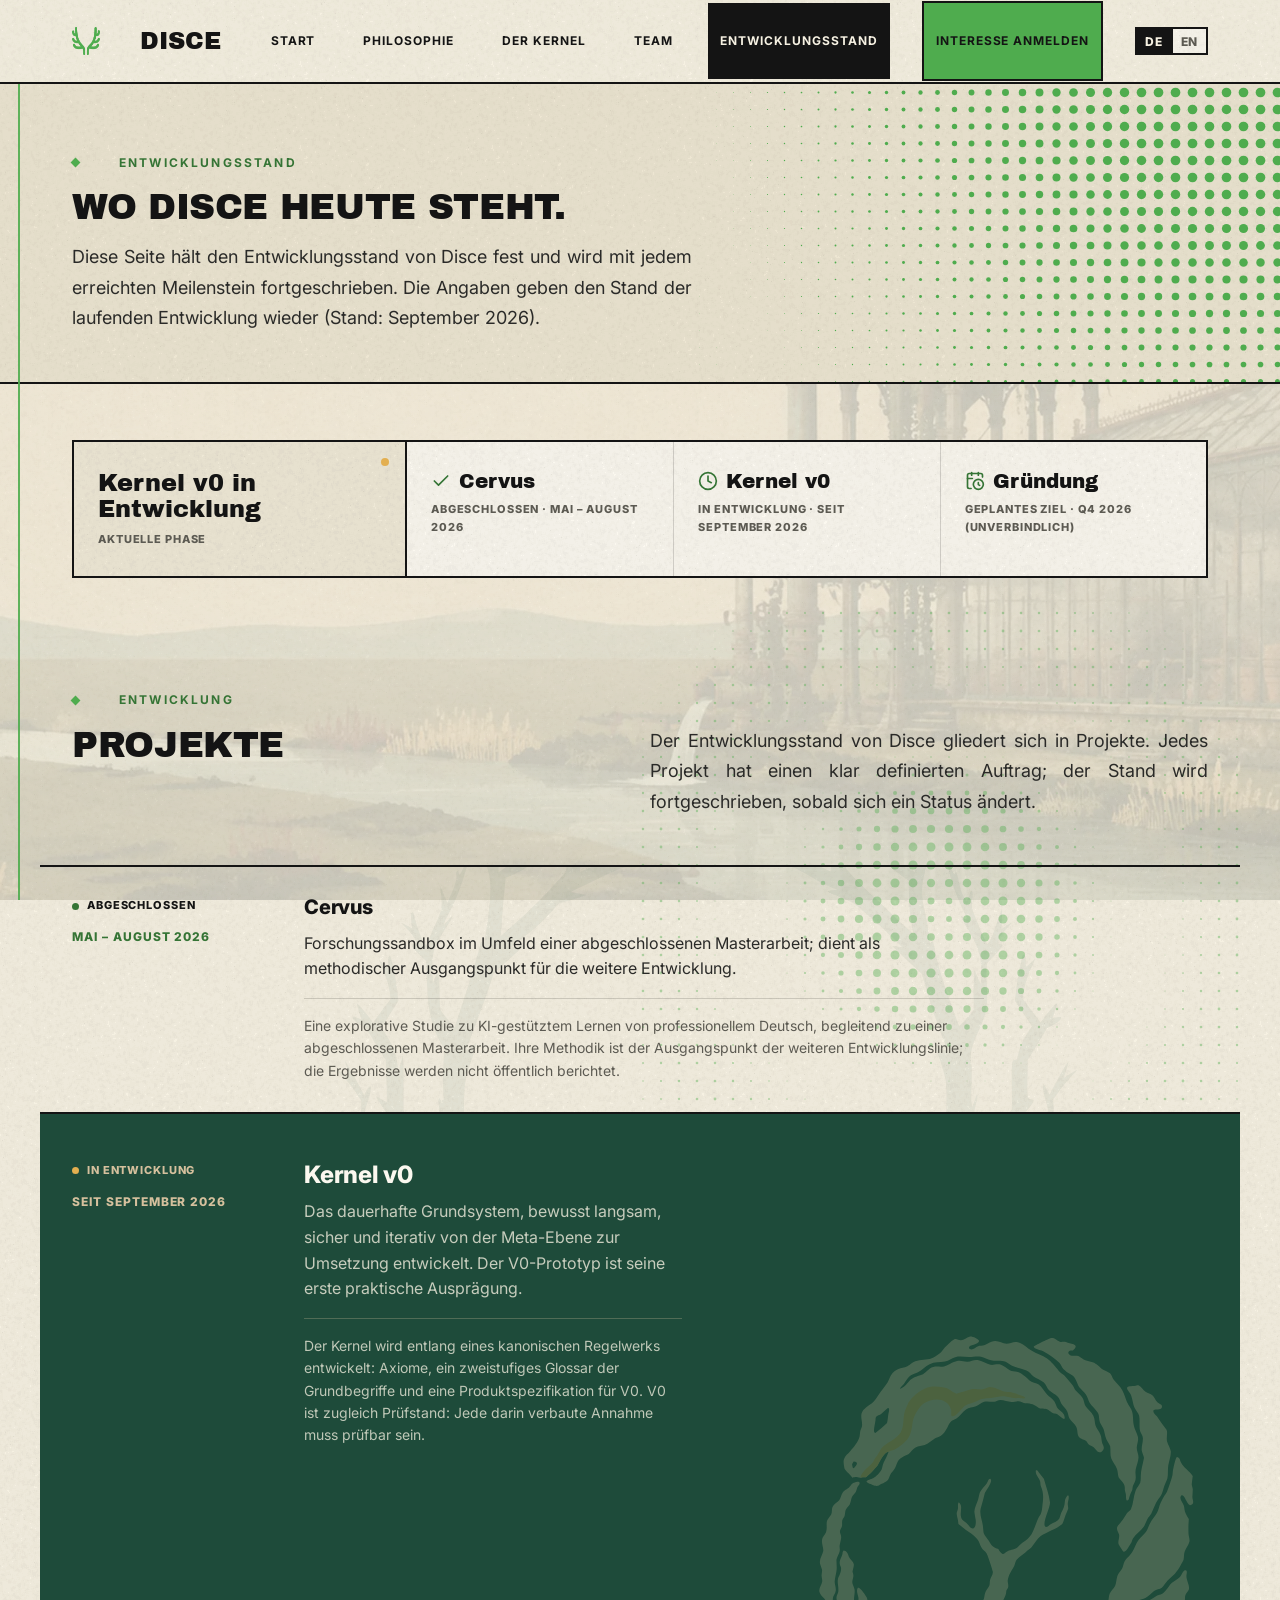
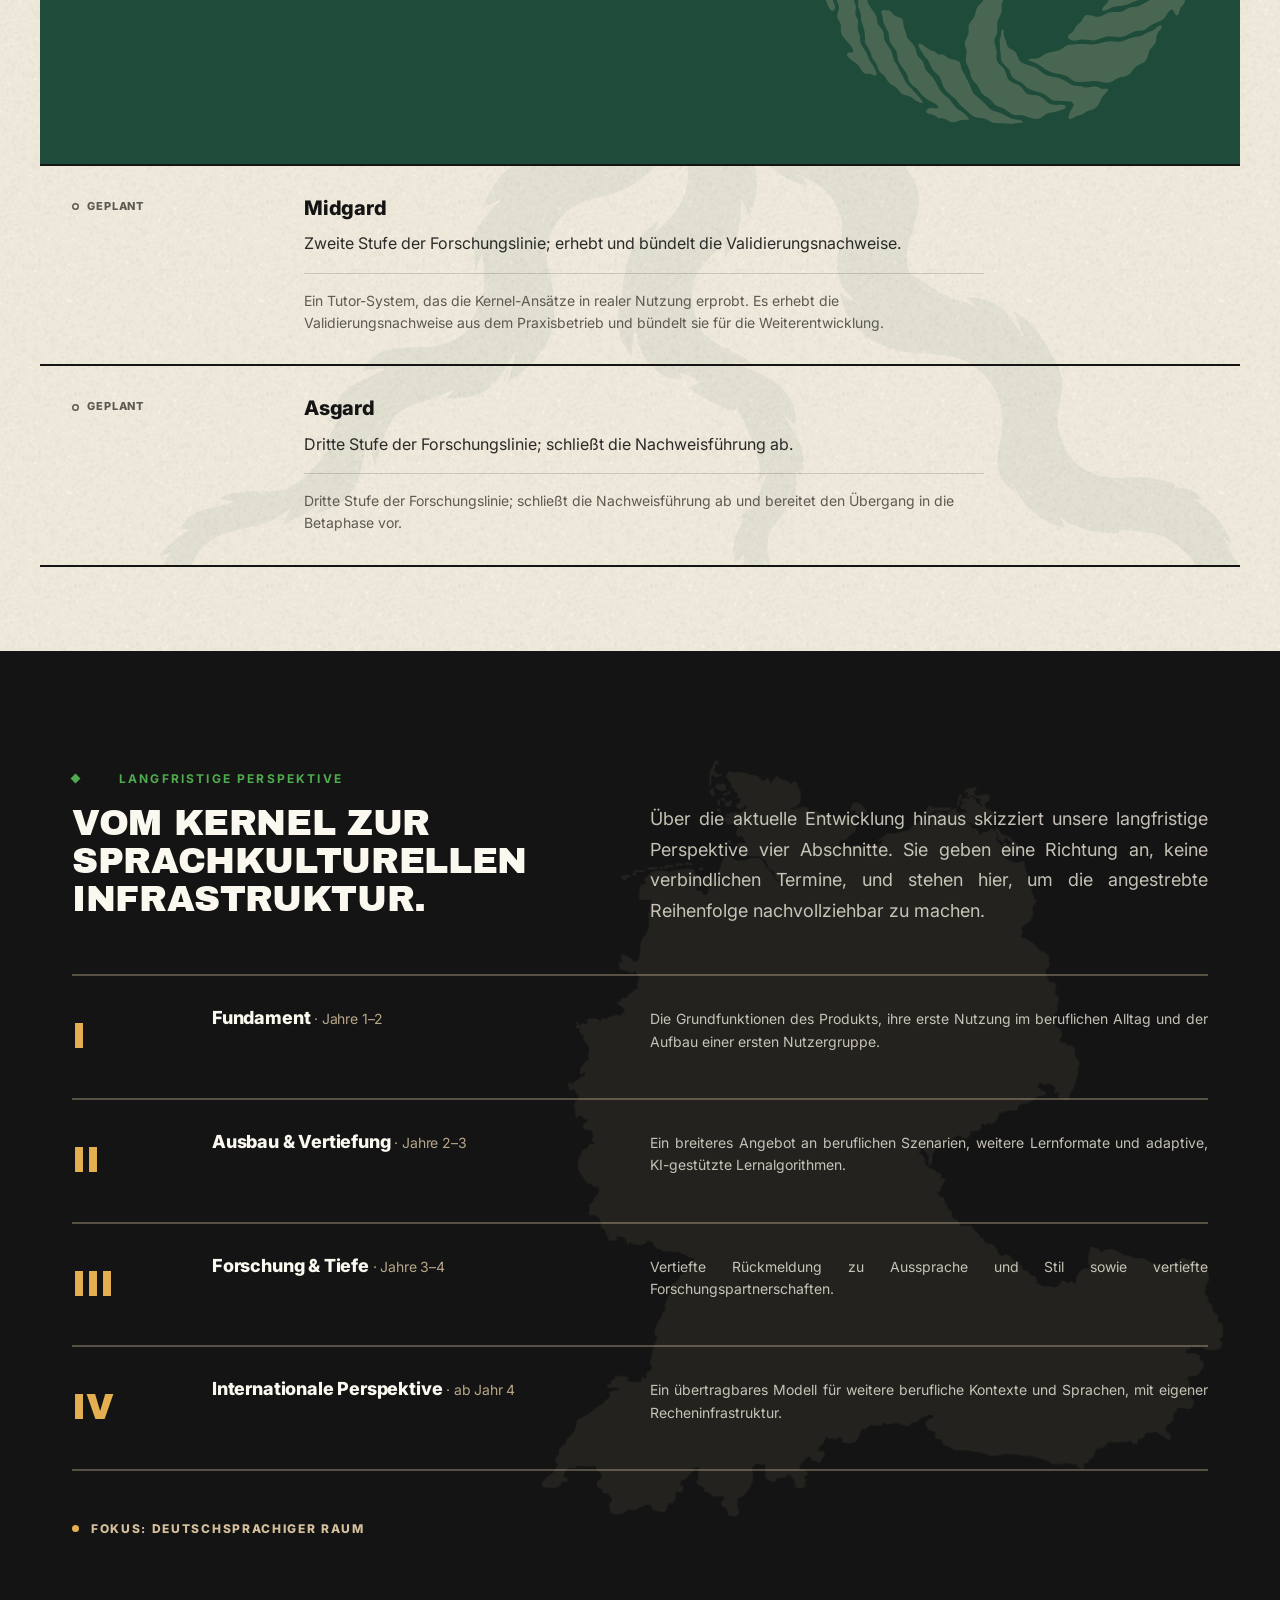
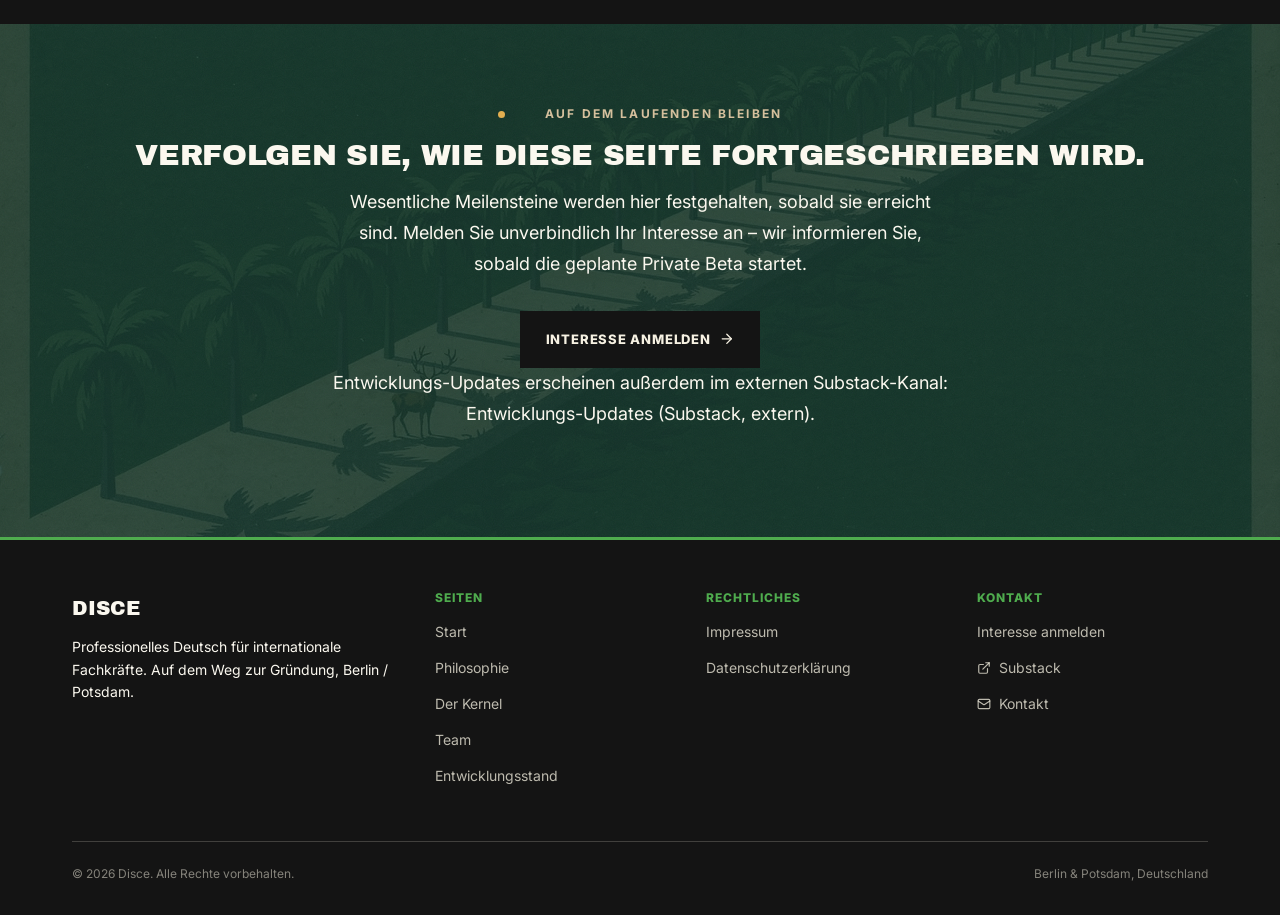
<file: status.html>
<!DOCTYPE html>
<html lang="de">
<head>
<meta charset="UTF-8">
<meta name="viewport" content="width=device-width, initial-scale=1.0">
<meta name="robots" content="noindex, nofollow">
<meta name="description" content="Der aktuelle Entwicklungsstand von Disce: Meilensteine, Roadmap und der Stand auf dem Weg zur Gründung.">
<title data-title-de="Entwicklungsstand · Disce" data-title-en="Development Status · Disce">Entwicklungsstand · Disce</title>
<script>try{if(localStorage.getItem('disce-lang')==='en'){document.documentElement.className+=' pre-en';document.documentElement.lang='en';}}catch(e){}</script>
<link rel="stylesheet" href="css/experimental.min.css">
<!-- PERF parity: preload the above-the-fold display face (PERF-01). -->
<link rel="preload" href="fonts/archivo-black-400.subset.woff2" as="font" type="font/woff2" crossorigin>
<!-- PERF parity: parallelize the generative dot-field module chain. -->
<link rel="modulepreload" href="js/generative/loader.js">
<link rel="modulepreload" href="js/generative/registry.js">
<link rel="modulepreload" href="js/generative/dot-field/index.js">
<link rel="modulepreload" href="js/generative/dot-field/composition.js">
<link rel="modulepreload" href="js/generative/dot-field/reactive.js">
<link rel="modulepreload" href="js/generative/tokens.js">
<link rel="icon" href="favicon.ico" sizes="any">
<link rel="icon" type="image/png" href="images/derived/icon-192.png" sizes="192x192">
<link rel="apple-touch-icon" href="apple-touch-icon.png">
<link rel="manifest" href="site.webmanifest">
<link rel="canonical" href="https://weltvorstellung.de/status.html">
<meta property="og:type" content="website">
<meta property="og:site_name" content="Disce">
<meta property="og:locale" content="de_DE">
<meta property="og:locale:alternate" content="en_US">
<meta property="og:title" content="Entwicklungsstand · Disce">
<meta property="og:description" content="Der aktuelle Entwicklungsstand von Disce: Meilensteine, Roadmap und der Stand auf dem Weg zur Gründung.">
<meta property="og:url" content="https://weltvorstellung.de/status.html">
<meta property="og:image" content="https://weltvorstellung.de/images/derived/og-disce-1200x630.jpg">
<meta property="og:image:width" content="1200">
<meta property="og:image:height" content="630">
<meta name="twitter:card" content="summary_large_image">
<meta name="twitter:title" content="Entwicklungsstand · Disce">
<meta name="twitter:description" content="Der aktuelle Entwicklungsstand von Disce: Meilensteine, Roadmap und der Stand auf dem Weg zur Gründung.">
<meta name="twitter:image" content="https://weltvorstellung.de/images/derived/og-disce-1200x630.jpg">
</head>
<body class="page-status">

<a class="skip-link" href="#main"><span data-lang="de">Zum Inhalt springen</span><span data-lang="en">Skip to content</span></a>

<!-- ICON-SPRITE:START (generated by scripts/sync_icon_sprite.py; do not edit by hand) -->
<svg class="icon-sprite" aria-hidden="true" focusable="false">
  <symbol id="icon-arrow-left" viewBox="0 0 24 24"><path d="m12 19-7-7 7-7"/><path d="M19 12H5"/></symbol>
  <symbol id="icon-arrow-right" viewBox="0 0 24 24"><path d="M5 12h14"/><path d="m12 5 7 7-7 7"/></symbol>
  <symbol id="icon-calendar-clock" viewBox="0 0 24 24"><path d="M16 14v2.2l1.6 1"/><path d="M16 2v3"/><path d="M21 7.338V5a2 2 0 00-2-2H5a2 2 0 00-2 2v14a2 2 0 002 2h2.338"/><path d="M3 9h5.859"/><path d="M8 2v3"/><circle cx="16" cy="16" r="6"/></symbol>
  <symbol id="icon-check" viewBox="0 0 24 24"><path d="M20 6 9 17l-5-5"/></symbol>
  <symbol id="icon-clock" viewBox="0 0 24 24"><circle cx="12" cy="12" r="10"/><path d="M12 6v6l4 2"/></symbol>
  <symbol id="icon-external-link" viewBox="0 0 24 24"><path d="M15 3h6v6"/><path d="M10 14 21 3"/><path d="M18 13v6a2 2 0 0 1-2 2H5a2 2 0 0 1-2-2V8a2 2 0 0 1 2-2h6"/></symbol>
  <symbol id="icon-mail" viewBox="0 0 24 24"><path d="m22 7-8.991 5.727a2 2 0 0 1-2.009 0L2 7"/><rect x="2" y="4" width="20" height="16" rx="2"/></symbol>
  <symbol id="icon-menu" viewBox="0 0 24 24"><path d="M4 5h16"/><path d="M4 12h16"/><path d="M4 19h16"/></symbol>
  <symbol id="icon-pause" viewBox="0 0 24 24"><rect x="14" y="3" width="5" height="18" rx="1"/><rect x="5" y="3" width="5" height="18" rx="1"/></symbol>
  <symbol id="icon-play" viewBox="0 0 24 24"><path d="M5 5a2 2 0 0 1 3.008-1.728l11.997 6.998a2 2 0 0 1 .003 3.458l-12 7A2 2 0 0 1 5 19z"/></symbol>
  <symbol id="icon-x" viewBox="0 0 24 24"><path d="M18 6 6 18"/><path d="m6 6 12 12"/></symbol>
</svg>
<!-- ICON-SPRITE:END -->


<header class="site-header">
  <div class="wrap nav">
    <a href="index.html" class="brand">
      <img class="brand-mark" src="images/antlers-green.png" alt="" aria-hidden="true">
      DISCE
    </a>
    <button class="nav-toggle" aria-label="Navigation / Menu" aria-expanded="false" aria-controls="site-nav"><svg class="icon nav-toggle-open" viewBox="0 0 24 24" aria-hidden="true" focusable="false"><use href="#icon-menu"></use></svg><svg class="icon nav-toggle-close" viewBox="0 0 24 24" aria-hidden="true" focusable="false"><use href="#icon-x"></use></svg></button>
    <nav class="nav-links" id="site-nav">
      <a href="index.html"><span data-lang="de">Start</span><span data-lang="en">Home</span></a>
      <a href="philosophy.html"><span data-lang="de">Philosophie</span><span data-lang="en">Philosophy</span></a>
      <a href="kernel.html"><span data-lang="de">Der Kernel</span><span data-lang="en">The Kernel</span></a>
      <a href="team.html"><span data-lang="de">Team</span><span data-lang="en">Our Team</span></a>
      <a href="status.html" class="active" aria-current="page"><span data-lang="de">Entwicklungsstand</span><span data-lang="en">Development Status</span></a>
      <a href="waitlist.html" class="nav-cta"><span data-lang="de">Interesse anmelden</span><span data-lang="en">Register interest</span></a>
      <div class="lang-switch" role="group" aria-label="Sprache / Language">
        <button type="button" data-set-lang="de" aria-pressed="true">DE</button>
        <button type="button" data-set-lang="en" aria-pressed="false">EN</button>
      </div>

    </nav>
  </div>
</header>

<main id="main" tabindex="-1">

<section class="page-hero">
  <div class="dot-field dot-field--hero" data-gen="dot-field" data-field="bloom" data-seed="dot-bloom" aria-hidden="true"></div>
  <div class="wrap">
    <span class="eyebrow"><span data-lang="de">Entwicklungsstand</span><span data-lang="en">Development Status</span></span>
    <h1><span data-lang="de">Wo Disce heute steht.</span><span data-lang="en">Where Disce stands today.</span></h1>
    <p class="lede"><span data-lang="de">Diese Seite hält den Entwicklungsstand von Disce fest und wird mit jedem erreichten Meilenstein fortgeschrieben. Die Angaben geben den Stand der laufenden Entwicklung wieder (Stand: September 2026).</span><span data-lang="en">This page records where Disce stands and is updated as each milestone closes. The figures reflect the current state of development (as of September 2026).</span></p>
  </div>
</section>

<section class="tight status-strip">
  <div class="wrap">
    <!-- Status ledger: the current project anchors the row; the three dated
         facts read as secondary columns. -->
    <div class="status-ledger">
      <div class="status-anchor">
        <div class="status-anchor-value"><span data-lang="de">Kernel v0 in Entwicklung</span><span data-lang="en">Kernel v0 in development</span></div>
        <div class="status-anchor-label"><span data-lang="de">Aktuelle Phase</span><span data-lang="en">Current Stage</span></div>
      </div>
      <div class="status-facts">
        <div class="status-fact">
          <div class="status-fact-value"><svg class="icon" viewBox="0 0 24 24" aria-hidden="true" focusable="false"><use href="#icon-check"></use></svg>Cervus</div>
          <div class="status-fact-label"><span data-lang="de">Abgeschlossen · Mai – August 2026</span><span data-lang="en">Complete · May – August 2026</span></div>
        </div>
        <div class="status-fact">
          <div class="status-fact-value"><svg class="icon" viewBox="0 0 24 24" aria-hidden="true" focusable="false"><use href="#icon-clock"></use></svg>Kernel v0</div>
          <div class="status-fact-label"><span data-lang="de">In Entwicklung · seit September 2026</span><span data-lang="en">In development · since September 2026</span></div>
        </div>
        <div class="status-fact">
          <div class="status-fact-value"><svg class="icon" viewBox="0 0 24 24" aria-hidden="true" focusable="false"><use href="#icon-calendar-clock"></use></svg><span data-lang="de">Gründung</span><span data-lang="en">Founding</span></div>
          <div class="status-fact-label"><span data-lang="de">Geplantes Ziel · Q4 2026 (unverbindlich)</span><span data-lang="en">Planning target · Q4 2026 (non-binding)</span></div>
        </div>
      </div>
    </div>
  </div>
</section>

<section class="status-projects has-focal">
  <div class="dot-field dot-field--focal" data-gen="dot-field" data-field="arena" data-seed="dot-arena" aria-hidden="true"></div>
  <div class="wrap">
    <div class="section-head">
      <span class="eyebrow"><span data-lang="de">Entwicklung</span><span data-lang="en">Development</span></span>
      <h2><span data-lang="de">Projekte</span><span data-lang="en">Projects</span></h2>
      <p class="lede"><span data-lang="de">Der Entwicklungsstand von Disce gliedert sich in Projekte. Jedes Projekt hat einen klar definierten Auftrag; der Stand wird fortgeschrieben, sobald sich ein Status ändert.</span><span data-lang="en">The state of Disce's development is organized in projects. Each project has a clearly defined mandate; the status is updated as it changes.</span></p>
    </div>

    <!-- PROJECT SPINE. One sequence read top-to-bottom: complete -> in progress
         -> planned. Every entry shows its detail. The active Kernel v0 entry is
         the dark spotlight that hosts the ouroboros emblem. -->
    <div class="project-spine">
      <!-- PERSISTENT WORLD TREE. The larger world all projects take place in,
           as one decorative substrate behind the whole spine. Paper-coloured
           artwork on transparent ground. aria-hidden, no pointer interaction,
           no motion. Clipped to the spine. -->
      <div class="project-spine-tree" aria-hidden="true">
        <img src="images/DISCE_D02_r1_world-tree-paper-background.svg"
             alt="" width="2048" height="2048" decoding="async">
      </div>
      <article class="project-entry is-done">
        <div class="project-focus project-focus--cervus" aria-hidden="true">
          <span class="project-focus-visual project-focus-visual--antler"></span>
        </div>
        <h3 class="project-name">Cervus</h3>
        <div class="project-meta">
          <span class="status-tag done"><span data-lang="de">Abgeschlossen</span><span data-lang="en">Complete</span></span>
          <span class="project-period"><span data-lang="de">Mai – August 2026</span><span data-lang="en">May – August 2026</span></span>
        </div>
        <div class="project-body">
          <p class="project-summary"><span data-lang="de">Forschungssandbox im Umfeld einer abgeschlossenen Masterarbeit; dient als methodischer Ausgangspunkt für die weitere Entwicklung.</span><span data-lang="en">Research sandbox connected to a completed master's thesis; serves as a methodological starting point for further development.</span></p>
          <div class="project-detail">
            <p><span data-lang="de">Eine explorative Studie zu KI-gestütztem Lernen von professionellem Deutsch, begleitend zu einer abgeschlossenen Masterarbeit. Ihre Methodik ist der Ausgangspunkt der weiteren Entwicklungslinie; die Ergebnisse werden nicht öffentlich berichtet.</span><span data-lang="en">An exploratory study on AI-supported learning of professional German, accompanying a completed master's thesis. Its methodology is the starting point of the further development line; its results are not publicly reported.</span></p>
          </div>
        </div>
      </article>
      <!-- SPOTLIGHT: Kernel v0. The ouroboros is a free engraved artefact
           (images/DISCE_D01_r2_ouroboros-branching-forest.svg): transparent
           ground, no frame, no cream canvas, so it merges into the forest
           field. It appears only with the green field. Opposite the copy on
           desktop, below it on mobile. Square reserved area;
           object-fit: contain, never cropped or distorted. -->
      <article class="project-entry is-progress is-spotlight">
        <h3 class="project-name">Kernel v0</h3>
        <div class="project-meta">
          <span class="status-tag progress"><span data-lang="de">In Entwicklung</span><span data-lang="en">In Progress</span></span>
          <span class="project-period"><span data-lang="de">seit September 2026</span><span data-lang="en">since September 2026</span></span>
        </div>
        <div class="project-body">
          <div class="project-copy">
            <p class="project-summary"><span data-lang="de">Das dauerhafte Grundsystem, bewusst langsam, sicher und iterativ von der Meta-Ebene zur Umsetzung entwickelt. Der V0-Prototyp ist seine erste praktische Ausprägung.</span><span data-lang="en">The durable core system, developed deliberately, slowly and iteratively, from the meta-level toward implementation. The V0 prototype is its first practical embodiment.</span></p>
            <div class="project-detail">
              <p><span data-lang="de">Der Kernel wird entlang eines kanonischen Regelwerks entwickelt: Axiome, ein zweistufiges Glossar der Grundbegriffe und eine Produktspezifikation für V0. V0 ist zugleich Prüfstand: Jede darin verbaute Annahme muss prüfbar sein.</span><span data-lang="en">The Kernel is developed along a canonical rulebook: axioms, a two-tier glossary of core concepts, and a product specification for V0. V0 doubles as a proving ground: every assumption built into it must be testable.</span></p>
            </div>
          </div>
          <div class="kernel-ouroboros" aria-hidden="true">
            <!-- Local project mark: the cream / ochre ouroboros, shown only
                 while the Kernel field is forest green. Hidden on paper, like
                 the antler and the M / A marks; on paper the world-tree
                 substrate is the only motif. Decorative: no screen-reader
                 announcement, no pointer interaction, no keyboard focus. -->
            <img src="images/DISCE_D01_r2_ouroboros-branching-forest.svg"
                 alt="" width="2048" height="2048" decoding="async" loading="lazy">
          </div>
        </div>
      </article>
      <article class="project-entry is-planned">
        <div class="project-focus project-focus--midgard" aria-hidden="true">
          <span class="project-focus-visual project-focus-visual--letter">M</span>
        </div>
        <h3 class="project-name">Midgard</h3>
        <div class="project-meta">
          <span class="status-tag planned"><span data-lang="de">Geplant</span><span data-lang="en">Planned</span></span>
        </div>
        <div class="project-body">
          <p class="project-summary"><span data-lang="de">Zweite Stufe der Forschungslinie; erhebt und bündelt die Validierungsnachweise.</span><span data-lang="en">Second stage of the research line; gathers and consolidates the validation evidence.</span></p>
          <div class="project-detail">
            <p><span data-lang="de">Ein Tutor-System, das die Kernel-Ansätze in realer Nutzung erprobt. Es erhebt die Validierungsnachweise aus dem Praxisbetrieb und bündelt sie für die Weiterentwicklung.</span><span data-lang="en">A tutor system that trials the kernel approaches in real use. It gathers validation evidence from live operation and consolidates it for further development.</span></p>
          </div>
        </div>
      </article>
      <article class="project-entry is-planned">
        <div class="project-focus project-focus--asgard" aria-hidden="true">
          <span class="project-focus-visual project-focus-visual--letter">A</span>
        </div>
        <h3 class="project-name">Asgard</h3>
        <div class="project-meta">
          <span class="status-tag planned"><span data-lang="de">Geplant</span><span data-lang="en">Planned</span></span>
        </div>
        <div class="project-body">
          <p class="project-summary"><span data-lang="de">Dritte Stufe der Forschungslinie; schließt die Nachweisführung ab.</span><span data-lang="en">Third stage of the research line; completes the evidence base.</span></p>
          <div class="project-detail">
            <p><span data-lang="de">Dritte Stufe der Forschungslinie; schließt die Nachweisführung ab und bereitet den Übergang in die Betaphase vor.</span><span data-lang="en">Third stage of the research line; completes the evidence base and prepares the transition into the beta phase.</span></p>
          </div>
        </div>
      </article>
      <!-- (Reserved for a future phase; not rendered.) -->
    </div>
  </div>
</section>

<div class="divider"></div>

<!-- Long-range vision as the page's dark counterpoint. The map is a large,
     low-opacity parchment watermark anchored to the right. It is decorative. -->
<section class="bg-forest long-range no-halftone">
  <div class="long-range-map" aria-hidden="true"></div>
  <div class="wrap">
    <div class="section-head">
      <span class="eyebrow"><span data-lang="de">Langfristige Perspektive</span><span data-lang="en">Long-Range Vision</span></span>
      <h2><span data-lang="de">Vom Kernel zur sprachkulturellen Infrastruktur.</span><span data-lang="en">From the Kernel to language-culture infrastructure.</span></h2>
      <p class="lede"><span data-lang="de">Über die aktuelle Entwicklung hinaus skizziert unsere langfristige Perspektive vier Abschnitte. Sie geben eine Richtung an, keine verbindlichen Termine, und stehen hier, um die angestrebte Reihenfolge nachvollziehbar zu machen.</span><span data-lang="en">Beyond current development, our long-range perspective sketches four phases. These are directional, not committed timelines, and are included here to make the intended sequence understandable.</span></p>
    </div>
    <div class="process-list">
      <div class="process-item">
        <div class="step-num">I</div>
        <div>
          <h3><span data-lang="de">Fundament</span><span data-lang="en">Foundation</span> <span class="process-period"><span data-lang="de">· Jahre 1–2</span><span data-lang="en">· Years 1–2</span></span></h3>
          <p><span data-lang="de">Die Grundfunktionen des Produkts, ihre erste Nutzung im beruflichen Alltag und der Aufbau einer ersten Nutzergruppe.</span><span data-lang="en">The product's core functions, their first use in professional life, and the building of an initial user group.</span></p>
        </div>
      </div>
      <div class="process-item">
        <div class="step-num">II</div>
        <div>
          <h3><span data-lang="de">Ausbau &amp; Vertiefung</span><span data-lang="en">Expansion &amp; Depth</span> <span class="process-period"><span data-lang="de">· Jahre 2–3</span><span data-lang="en">· Years 2–3</span></span></h3>
          <p><span data-lang="de">Ein breiteres Angebot an beruflichen Szenarien, weitere Lernformate und adaptive, KI-gestützte Lernalgorithmen.</span><span data-lang="en">A broader range of professional scenarios, additional learning formats, and adaptive, AI-supported learning algorithms.</span></p>
        </div>
      </div>
      <div class="process-item">
        <div class="step-num">III</div>
        <div>
          <h3><span data-lang="de">Forschung &amp; Tiefe</span><span data-lang="en">Research &amp; Depth</span> <span class="process-period"><span data-lang="de">· Jahre 3–4</span><span data-lang="en">· Years 3–4</span></span></h3>
          <p><span data-lang="de">Vertiefte Rückmeldung zu Aussprache und Stil sowie vertiefte Forschungspartnerschaften.</span><span data-lang="en">Deeper feedback on pronunciation and style, and deeper research partnerships.</span></p>
        </div>
      </div>
      <div class="process-item">
        <div class="step-num">IV</div>
        <div>
          <h3><span data-lang="de">Internationale Perspektive</span><span data-lang="en">International Perspective</span> <span class="process-period"><span data-lang="de">· ab Jahr 4</span><span data-lang="en">· Year 4+</span></span></h3>
          <p><span data-lang="de">Ein übertragbares Modell für weitere berufliche Kontexte und Sprachen, mit eigener Recheninfrastruktur.</span><span data-lang="en">A transferable model for further professional contexts and languages, with own compute infrastructure.</span></p>
        </div>
      </div>
    </div>
    <p class="region-caption"><span class="region-caption-dot" aria-hidden="true"></span><span data-lang="de">Fokus: deutschsprachiger Raum</span><span data-lang="en">Focus: German-speaking region</span></p>
  </div>
</section>

<!-- CLOSING BAND: the closing call to register interest. Kept static and
     self-contained (markup = .cta-band + .cta-band-bg). -->
<section class="cta-band">
  <picture class="cta-band-bg">
    <source type="image/avif" sizes="100vw"
      srcset="images/derived/DISCE_B04_r4_causeway-palms-768.avif 768w, images/derived/DISCE_B04_r4_causeway-palms-1280.avif 1280w, images/derived/DISCE_B04_r4_causeway-palms-1824.avif 1824w">
    <source type="image/webp" sizes="100vw"
      srcset="images/derived/DISCE_B04_r4_causeway-palms-768.webp 768w, images/derived/DISCE_B04_r4_causeway-palms-1280.webp 1280w, images/derived/DISCE_B04_r4_causeway-palms-1824.webp 1824w">
    <img src="images/DISCE_B04_r4_causeway-palms.png" alt="" width="1824" height="1024" loading="lazy" decoding="async">
  </picture>
  <div class="wrap">
    <span class="eyebrow"><span data-lang="de">Auf dem Laufenden bleiben</span><span data-lang="en">Stay Informed</span></span>
    <h2><span data-lang="de">Verfolgen Sie, wie diese Seite fortgeschrieben wird.</span><span data-lang="en">Follow along as this page updates.</span></h2>
    <p class="lede"><span data-lang="de">Wesentliche Meilensteine werden hier festgehalten, sobald sie erreicht sind. Melden Sie unverbindlich Ihr Interesse an – wir informieren Sie, sobald die geplante Private Beta startet.</span><span data-lang="en">Substantive milestones will be reflected here as they close. Register your interest – we will inform you when the planned private beta starts.</span></p>
    <a href="waitlist.html" class="btn-primary"><span data-lang="de">Interesse anmelden</span><span data-lang="en">Register interest</span><svg class="icon" viewBox="0 0 24 24" aria-hidden="true" focusable="false"><use href="#icon-arrow-right"></use></svg></a>
    <p class="lede"><span data-lang="de">Entwicklungs-Updates erscheinen außerdem im externen Substack-Kanal: <a href="https://disce.substack.com" target="_blank" rel="noopener">Entwicklungs-Updates (Substack, extern)</a>.</span><span data-lang="en">Development updates are also published on the external Substack channel: <a href="https://disce.substack.com" target="_blank" rel="noopener">development updates (Substack, external)</a>.</span></p>
  </div>
</section>

</main>

<footer class="site-footer">
  <div class="wrap">
    <div class="footer-grid">
      <div>
        <div class="footer-brand">DISCE</div>
        <p class="footer-tag"><span data-lang="de">Professionelles Deutsch für internationale Fachkräfte. Auf dem Weg zur Gründung, Berlin / Potsdam.</span><span data-lang="en">Professional German for international professionals. Building toward incorporation, Berlin / Potsdam.</span></p>
      </div>
      <div class="footer-col">
        <h2><span data-lang="de">Seiten</span><span data-lang="en">Site</span></h2>
        <a href="index.html"><span data-lang="de">Start</span><span data-lang="en">Home</span></a>
        <a href="philosophy.html"><span data-lang="de">Philosophie</span><span data-lang="en">Philosophy</span></a>
        <a href="kernel.html"><span data-lang="de">Der Kernel</span><span data-lang="en">The Kernel</span></a>
        <a href="team.html"><span data-lang="de">Team</span><span data-lang="en">Our Team</span></a>
        <a href="status.html"><span data-lang="de">Entwicklungsstand</span><span data-lang="en">Development Status</span></a>
      </div>
      <div class="footer-col">
        <h2><span data-lang="de">Rechtliches</span><span data-lang="en">Legal</span></h2>
        <a href="impressum.html">Impressum</a>
        <a href="datenschutz.html">Datenschutzerkl&auml;rung</a>
      </div>
      <div class="footer-col">
        <h2><span data-lang="de">Kontakt</span><span data-lang="en">Connect</span></h2>
        <a href="waitlist.html"><span data-lang="de">Interesse anmelden</span><span data-lang="en">Register interest</span></a>
        <a href="https://disce.substack.com" target="_blank" rel="noopener"><svg class="icon" viewBox="0 0 24 24" aria-hidden="true" focusable="false"><use href="#icon-external-link"></use></svg>Substack</a>
        <a href="mailto:bjarne.dudzus@disce.de"><svg class="icon icon--lead" viewBox="0 0 24 24" aria-hidden="true" focusable="false"><use href="#icon-mail"></use></svg><span data-lang="de">Kontakt</span><span data-lang="en">Contact</span></a>
      </div>
    </div>
    <div class="footer-bottom">
      <span><span data-lang="de">© 2026 Disce. Alle Rechte vorbehalten.</span><span data-lang="en">© 2026 Disce. All rights reserved.</span></span>
      <span><span data-lang="de">Berlin &amp; Potsdam, Deutschland</span><span data-lang="en">Berlin &amp; Potsdam, Germany</span></span>
    </div>
  </div>
</footer>

<script src="js/site.js"></script>
<script type="module" src="js/generative/loader.js"></script>
</body>
</html>
</file>
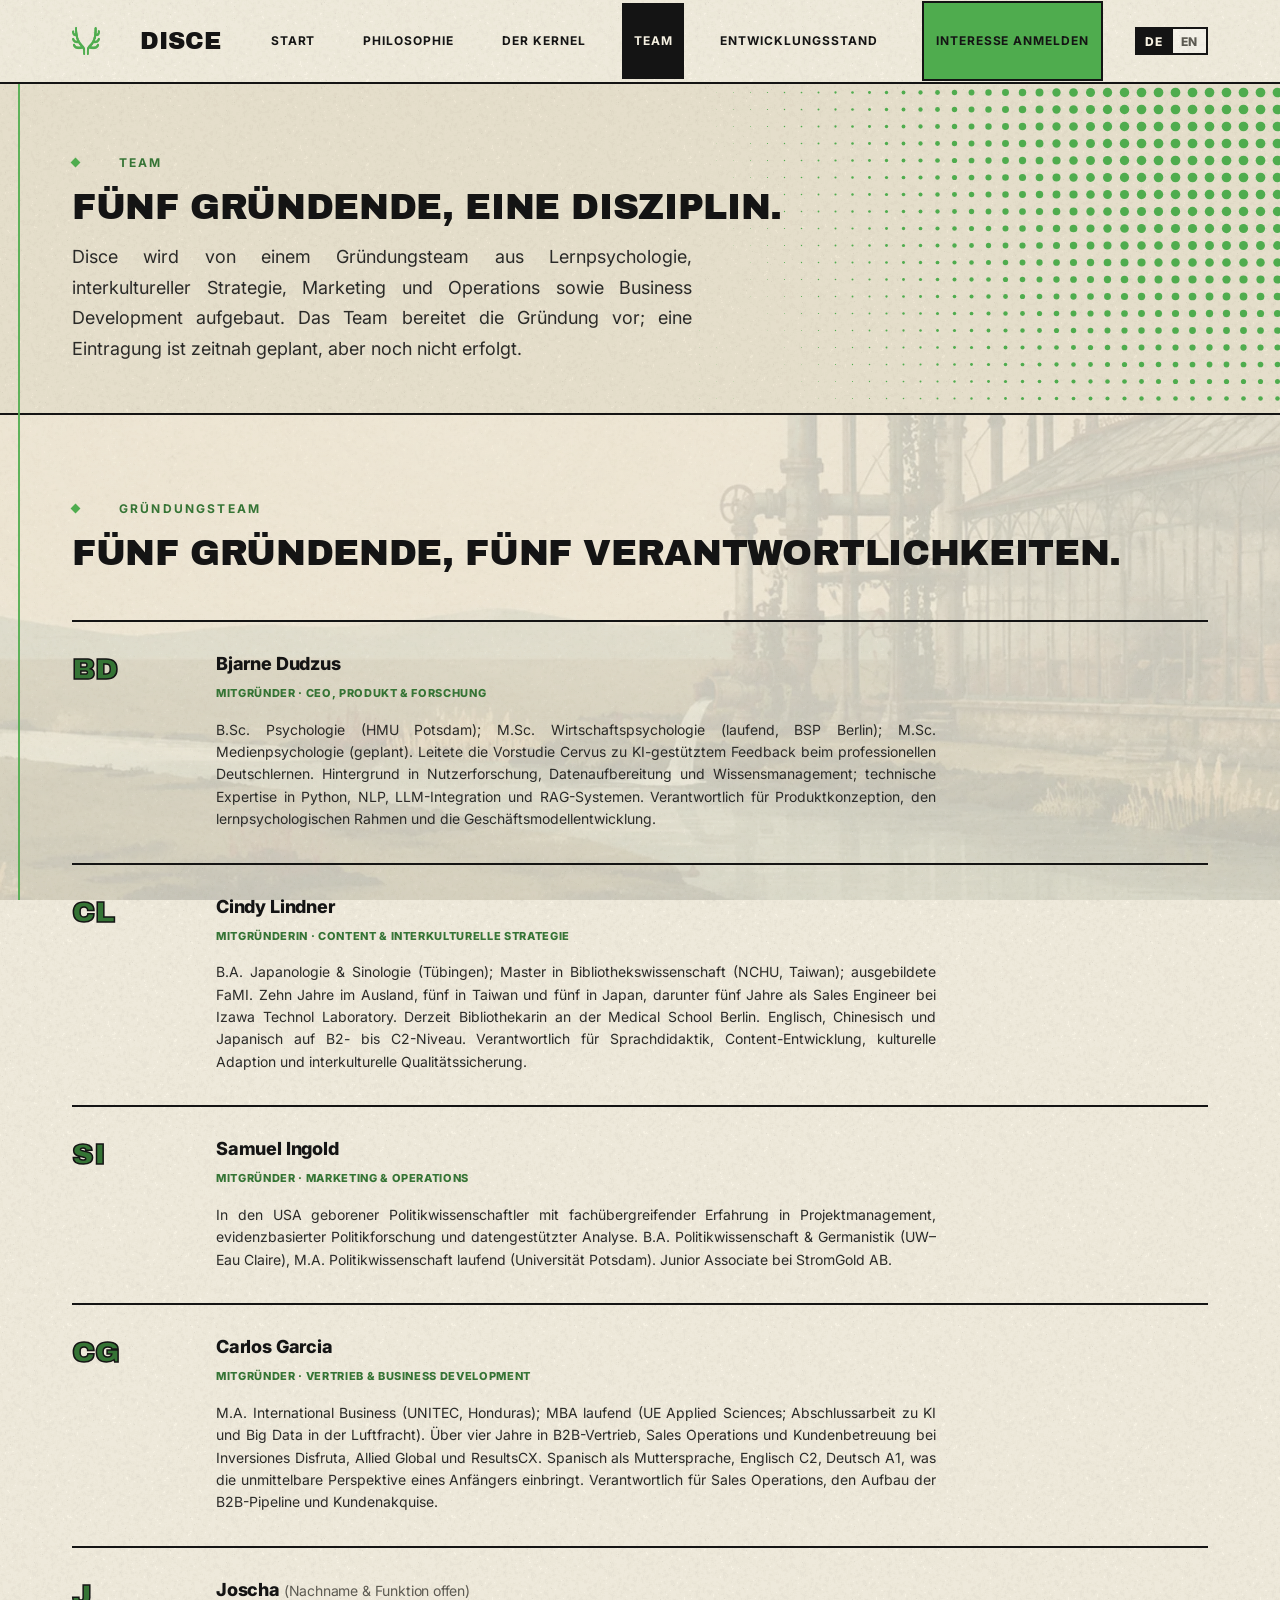
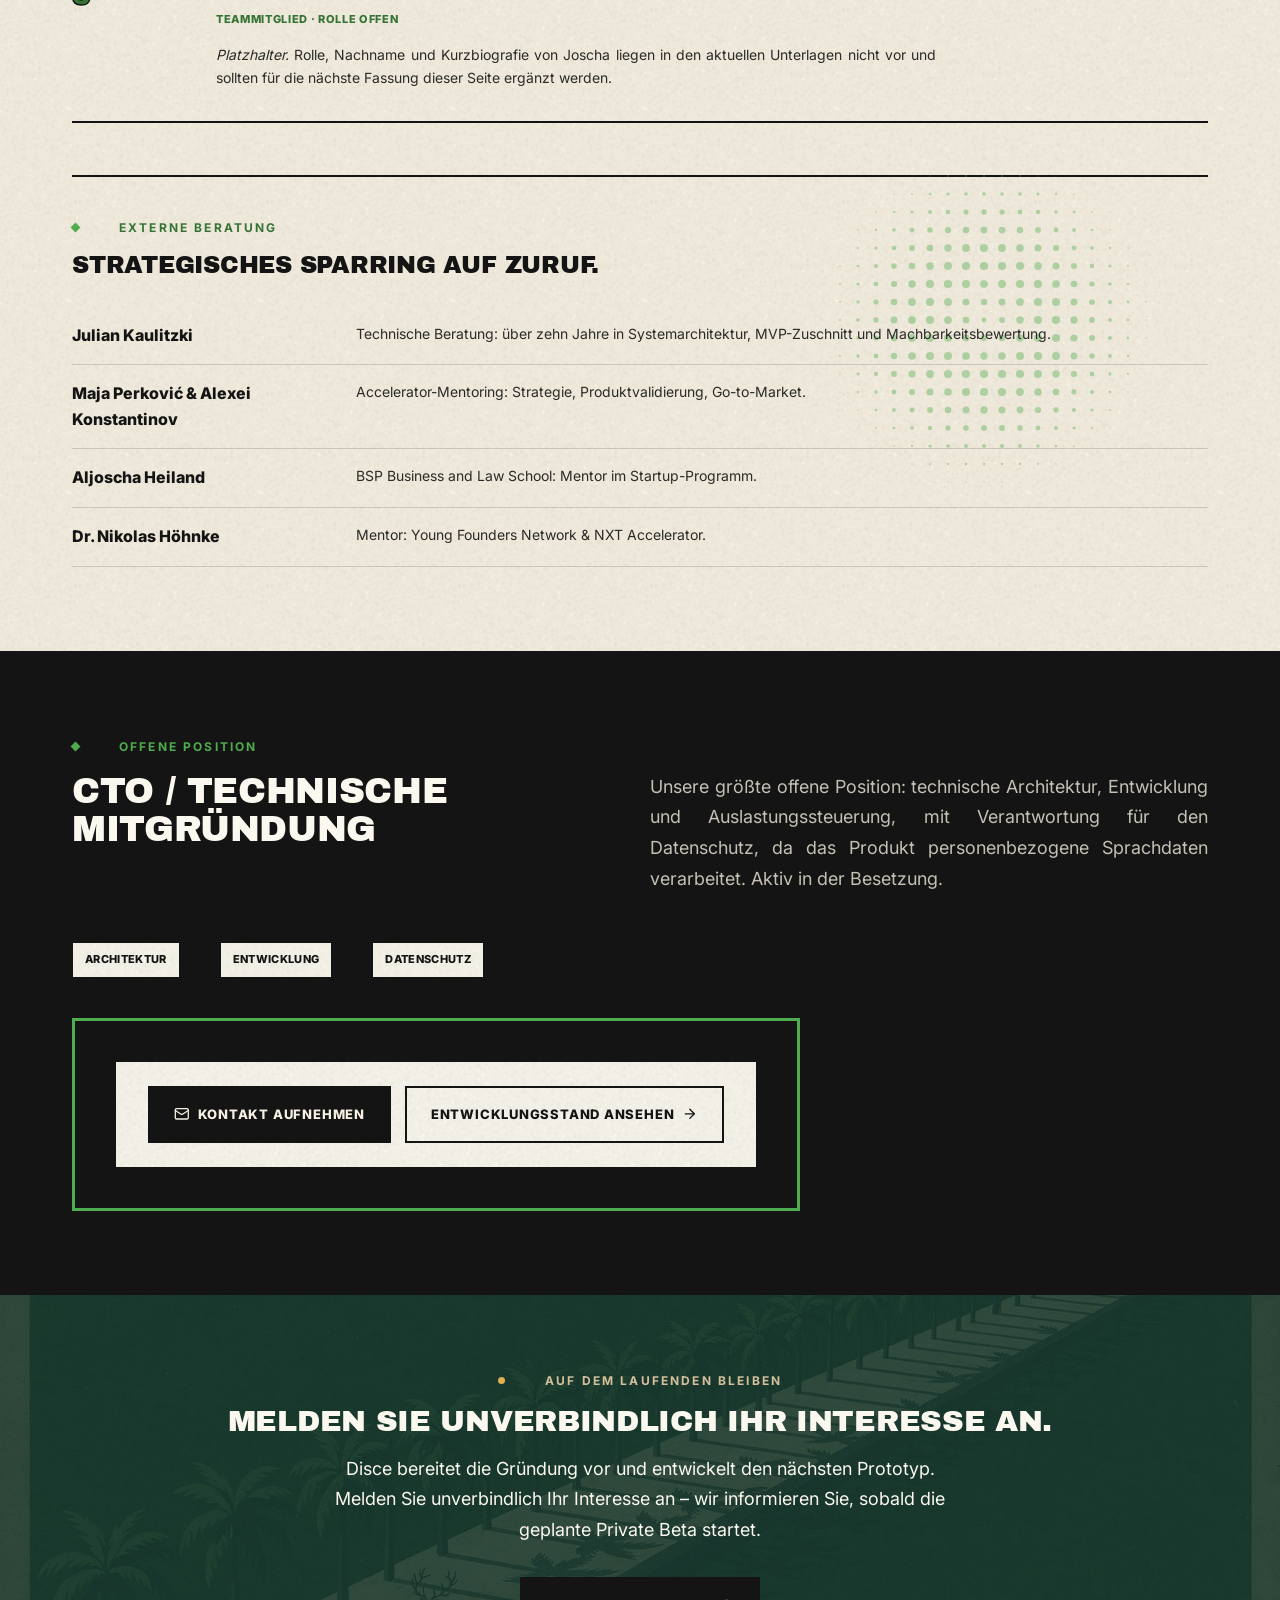
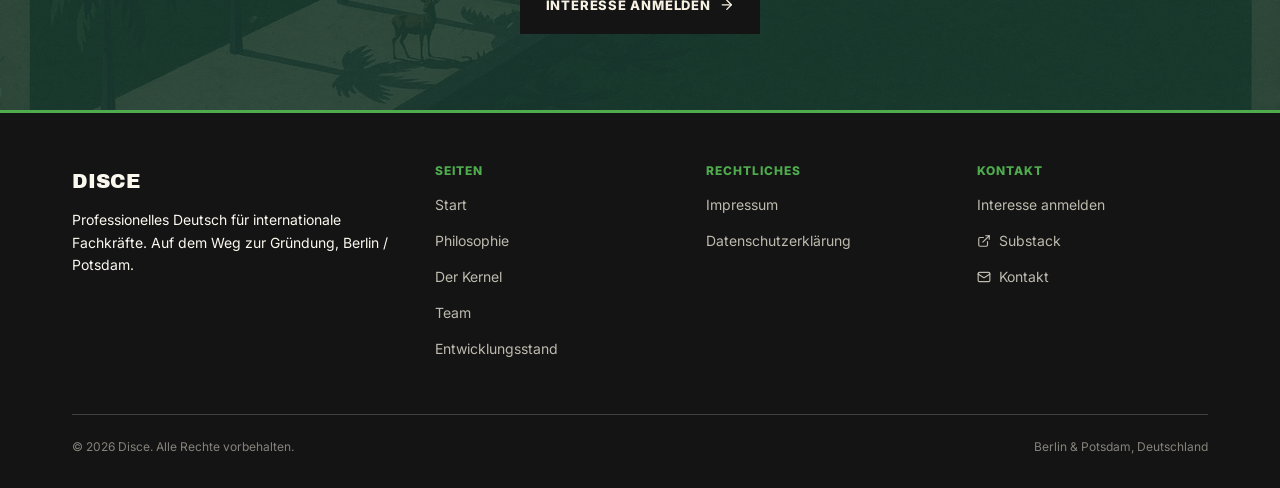
<file: team.html>
<!DOCTYPE html>
<html lang="de">
<head>
<meta charset="UTF-8">
<meta name="viewport" content="width=device-width, initial-scale=1.0">
<meta name="robots" content="noindex, nofollow">
<meta name="description" content="Das Gründungsteam von Disce: die Menschen hinter dem Projekt, ihre Hintergründe und Rollen auf dem Weg zur Gründung.">
<title data-title-de="Team · Disce" data-title-en="Our Team · Disce">Team · Disce</title>
<script>try{if(localStorage.getItem('disce-lang')==='en'){document.documentElement.className+=' pre-en';document.documentElement.lang='en';}}catch(e){}</script>
<link rel="stylesheet" href="css/experimental.min.css">
<!-- PERF parity: preload the above-the-fold display face (PERF-01). -->
<link rel="preload" href="fonts/archivo-black-400.subset.woff2" as="font" type="font/woff2" crossorigin>
<!-- PERF parity: parallelize the generative dot-field module chain. -->
<link rel="modulepreload" href="js/generative/loader.js">
<link rel="modulepreload" href="js/generative/registry.js">
<link rel="modulepreload" href="js/generative/dot-field/index.js">
<link rel="modulepreload" href="js/generative/dot-field/composition.js">
<link rel="modulepreload" href="js/generative/dot-field/reactive.js">
<link rel="modulepreload" href="js/generative/tokens.js">
<link rel="icon" href="favicon.ico" sizes="any">
<link rel="icon" type="image/png" href="images/derived/icon-192.png" sizes="192x192">
<link rel="apple-touch-icon" href="apple-touch-icon.png">
<link rel="manifest" href="site.webmanifest">
<link rel="canonical" href="https://weltvorstellung.de/team.html">
<meta property="og:type" content="website">
<meta property="og:site_name" content="Disce">
<meta property="og:locale" content="de_DE">
<meta property="og:locale:alternate" content="en_US">
<meta property="og:title" content="Team · Disce">
<meta property="og:description" content="Das Gründungsteam von Disce: die Menschen hinter dem Projekt, ihre Hintergründe und Rollen auf dem Weg zur Gründung.">
<meta property="og:url" content="https://weltvorstellung.de/team.html">
<meta property="og:image" content="https://weltvorstellung.de/images/derived/og-disce-1200x630.jpg">
<meta property="og:image:width" content="1200">
<meta property="og:image:height" content="630">
<meta name="twitter:card" content="summary_large_image">
<meta name="twitter:title" content="Team · Disce">
<meta name="twitter:description" content="Das Gründungsteam von Disce: die Menschen hinter dem Projekt, ihre Hintergründe und Rollen auf dem Weg zur Gründung.">
<meta name="twitter:image" content="https://weltvorstellung.de/images/derived/og-disce-1200x630.jpg">
</head>
<body>

<a class="skip-link" href="#main"><span data-lang="de">Zum Inhalt springen</span><span data-lang="en">Skip to content</span></a>

<!-- ICON-SPRITE:START (generated by scripts/sync_icon_sprite.py; do not edit by hand) -->
<svg class="icon-sprite" aria-hidden="true" focusable="false">
  <symbol id="icon-arrow-left" viewBox="0 0 24 24"><path d="m12 19-7-7 7-7"/><path d="M19 12H5"/></symbol>
  <symbol id="icon-arrow-right" viewBox="0 0 24 24"><path d="M5 12h14"/><path d="m12 5 7 7-7 7"/></symbol>
  <symbol id="icon-calendar-clock" viewBox="0 0 24 24"><path d="M16 14v2.2l1.6 1"/><path d="M16 2v3"/><path d="M21 7.338V5a2 2 0 00-2-2H5a2 2 0 00-2 2v14a2 2 0 002 2h2.338"/><path d="M3 9h5.859"/><path d="M8 2v3"/><circle cx="16" cy="16" r="6"/></symbol>
  <symbol id="icon-check" viewBox="0 0 24 24"><path d="M20 6 9 17l-5-5"/></symbol>
  <symbol id="icon-clock" viewBox="0 0 24 24"><circle cx="12" cy="12" r="10"/><path d="M12 6v6l4 2"/></symbol>
  <symbol id="icon-external-link" viewBox="0 0 24 24"><path d="M15 3h6v6"/><path d="M10 14 21 3"/><path d="M18 13v6a2 2 0 0 1-2 2H5a2 2 0 0 1-2-2V8a2 2 0 0 1 2-2h6"/></symbol>
  <symbol id="icon-mail" viewBox="0 0 24 24"><path d="m22 7-8.991 5.727a2 2 0 0 1-2.009 0L2 7"/><rect x="2" y="4" width="20" height="16" rx="2"/></symbol>
  <symbol id="icon-menu" viewBox="0 0 24 24"><path d="M4 5h16"/><path d="M4 12h16"/><path d="M4 19h16"/></symbol>
  <symbol id="icon-pause" viewBox="0 0 24 24"><rect x="14" y="3" width="5" height="18" rx="1"/><rect x="5" y="3" width="5" height="18" rx="1"/></symbol>
  <symbol id="icon-play" viewBox="0 0 24 24"><path d="M5 5a2 2 0 0 1 3.008-1.728l11.997 6.998a2 2 0 0 1 .003 3.458l-12 7A2 2 0 0 1 5 19z"/></symbol>
  <symbol id="icon-x" viewBox="0 0 24 24"><path d="M18 6 6 18"/><path d="m6 6 12 12"/></symbol>
</svg>
<!-- ICON-SPRITE:END -->

<header class="site-header">
  <div class="wrap nav">
    <a href="index.html" class="brand">
      <img class="brand-mark" src="images/antlers-green.png" alt="" aria-hidden="true">
      DISCE
    </a>
    <button class="nav-toggle" aria-label="Navigation / Menu" aria-expanded="false" aria-controls="site-nav"><svg class="icon nav-toggle-open" viewBox="0 0 24 24" aria-hidden="true" focusable="false"><use href="#icon-menu"></use></svg><svg class="icon nav-toggle-close" viewBox="0 0 24 24" aria-hidden="true" focusable="false"><use href="#icon-x"></use></svg></button>
    <nav class="nav-links" id="site-nav">
      <a href="index.html"><span data-lang="de">Start</span><span data-lang="en">Home</span></a>
      <a href="philosophy.html"><span data-lang="de">Philosophie</span><span data-lang="en">Philosophy</span></a>
      <a href="kernel.html"><span data-lang="de">Der Kernel</span><span data-lang="en">The Kernel</span></a>
      <a href="team.html" class="active" aria-current="page"><span data-lang="de">Team</span><span data-lang="en">Our Team</span></a>
      <a href="status.html"><span data-lang="de">Entwicklungsstand</span><span data-lang="en">Development Status</span></a>
      <a href="waitlist.html" class="nav-cta"><span data-lang="de">Interesse anmelden</span><span data-lang="en">Register interest</span></a>
      <div class="lang-switch" role="group" aria-label="Sprache / Language">
        <button type="button" data-set-lang="de" aria-pressed="true">DE</button>
        <button type="button" data-set-lang="en" aria-pressed="false">EN</button>
      </div>

    </nav>
  </div>
</header>

<main id="main" tabindex="-1">

<section class="page-hero">
  <div class="dot-field dot-field--hero" data-gen="dot-field" data-field="bloom" data-seed="dot-bloom" aria-hidden="true"></div>
  <div class="wrap">
    <span class="eyebrow"><span data-lang="de">Team</span><span data-lang="en">Our Team</span></span>
    <h1><span data-lang="de">Fünf Gründende, eine Disziplin.</span><span data-lang="en">Five founders, one discipline.</span></h1>
    <p class="lede"><span data-lang="de">Disce wird von einem Gründungsteam aus Lernpsychologie, interkultureller Strategie, Marketing und Operations sowie Business Development aufgebaut. Das Team bereitet die Gründung vor; eine Eintragung ist zeitnah geplant, aber noch nicht erfolgt.</span><span data-lang="en">Disce is built by a founding team spanning learning psychology, intercultural strategy, marketing and operations, and business development. The team is preparing for incorporation; a registration is planned soon but has not yet taken place.</span></p>
  </div>
</section>

<section>
  <div class="wrap">
    <div class="section-head">
      <span class="eyebrow"><span data-lang="de">Gründungsteam</span><span data-lang="en">Founding Team</span></span>
      <h2><span data-lang="de">Fünf Gründende, fünf Verantwortlichkeiten.</span><span data-lang="en">Five founders, five responsibilities.</span></h2>
    </div>

    <!-- Photo-free founder roster (WP I). Portraits were never supplied, so
         the cards carry no image column at all: each founder is a ruled entry
         with a monogram, name, role and bio. No placeholder graphics. -->
    <div class="team-roster">

      <article class="team-member">
        <div class="team-member-mark" aria-hidden="true">BD</div>
        <div class="team-member-body">
          <h3>Bjarne Dudzus</h3>
          <span class="team-member-role"><span data-lang="de">Mitgründer · CEO, Produkt &amp; Forschung</span><span data-lang="en">Co-Founder · CEO, Product &amp; Research</span></span>
          <p><span data-lang="de">B.Sc. Psychologie (HMU Potsdam); M.Sc. Wirtschaftspsychologie (laufend, BSP Berlin); M.Sc. Medienpsychologie (geplant). Leitete die Vorstudie Cervus zu KI-gestütztem Feedback beim professionellen Deutschlernen. Hintergrund in Nutzerforschung, Datenaufbereitung und Wissensmanagement; technische Expertise in Python, NLP, LLM-Integration und RAG-Systemen. Verantwortlich für Produktkonzeption, den lernpsychologischen Rahmen und die Geschäftsmodellentwicklung.</span><span data-lang="en">B.Sc. Psychology (HMU Potsdam); M.Sc. Business Psychology (ongoing, BSP Berlin); M.Sc. Media Psychology (planned). Led the Cervus pilot study on AI-supported feedback for professional German learning. Background in user research, data preparation, and knowledge management; technical expertise in Python, NLP, LLM integration, and RAG systems. Responsible for product conception, the learning-psychology framework, and business-model development.</span></p>
        </div>
      </article>

      <article class="team-member">
        <div class="team-member-mark" aria-hidden="true">CL</div>
        <div class="team-member-body">
          <h3>Cindy Lindner</h3>
          <span class="team-member-role"><span data-lang="de">Mitgründerin · Content &amp; interkulturelle Strategie</span><span data-lang="en">Co-Founder · Content &amp; Intercultural Strategy</span></span>
          <p><span data-lang="de">B.A. Japanologie &amp; Sinologie (Tübingen); Master in Bibliothekswissenschaft (NCHU, Taiwan); ausgebildete FaMI. Zehn Jahre im Ausland, fünf in Taiwan und fünf in Japan, darunter fünf Jahre als Sales Engineer bei Izawa Technol Laboratory. Derzeit Bibliothekarin an der Medical School Berlin. Englisch, Chinesisch und Japanisch auf B2- bis C2-Niveau. Verantwortlich für Sprachdidaktik, Content-Entwicklung, kulturelle Adaption und interkulturelle Qualitätssicherung.</span><span data-lang="en">B.A. Japanese &amp; Chinese Studies (Tübingen); Master's in Library Science (NCHU, Taiwan); trained FaMI. Ten years abroad, five in Taiwan and five in Japan, including five years as a sales engineer at Izawa Technol Laboratory. Currently a librarian at Medical School Berlin. Fluent in English, Chinese, and Japanese at B2–C2. Responsible for language didactics, content development, cultural adaptation, and intercultural quality assurance.</span></p>
        </div>
      </article>

      <article class="team-member">
        <div class="team-member-mark" aria-hidden="true">SI</div>
        <div class="team-member-body">
          <h3>Samuel Ingold</h3>
          <span class="team-member-role"><span data-lang="de">Mitgründer · Marketing &amp; Operations</span><span data-lang="en">Co-Founder · Marketing &amp; Operations</span></span>
          <p><span data-lang="de">In den USA geborener Politikwissenschaftler mit fachübergreifender Erfahrung in Projektmanagement, evidenzbasierter Politikforschung und datengestützter Analyse. B.A. Politikwissenschaft &amp; Germanistik (UW–Eau Claire), M.A. Politikwissenschaft laufend (Universität Potsdam). Junior Associate bei StromGold AB.</span><span data-lang="en">US-born political scientist with cross-functional experience in project management, evidence-based policy research, and data-driven analysis. B.A. Political Science &amp; German (UW–Eau Claire), M.A. Political Science ongoing (University of Potsdam). Junior Associate at StromGold AB.</span></p>
        </div>
      </article>

      <article class="team-member">
        <div class="team-member-mark" aria-hidden="true">CG</div>
        <div class="team-member-body">
          <h3>Carlos Garcia</h3>
          <span class="team-member-role"><span data-lang="de">Mitgründer · Vertrieb &amp; Business Development</span><span data-lang="en">Co-Founder · Sales &amp; Business Development</span></span>
          <p><span data-lang="de">M.A. International Business (UNITEC, Honduras); MBA laufend (UE Applied Sciences; Abschlussarbeit zu KI und Big Data in der Luftfracht). Über vier Jahre in B2B-Vertrieb, Sales Operations und Kundenbetreuung bei Inversiones Disfruta, Allied Global und ResultsCX. Spanisch als Muttersprache, Englisch C2, Deutsch A1, was die unmittelbare Perspektive eines Anfängers einbringt. Verantwortlich für Sales Operations, den Aufbau der B2B-Pipeline und Kundenakquise.</span><span data-lang="en">M.A. International Business (UNITEC, Honduras); MBA in progress (UE Applied Sciences; thesis on AI and Big Data in air freight). Four-plus years in B2B sales, sales operations, and client management across Inversiones Disfruta, Allied Global, and ResultsCX. Native Spanish speaker, English C2, German A1, which brings a direct user perspective as a beginning learner. Responsible for sales operations, B2B pipeline development, and client acquisition.</span></p>
        </div>
      </article>

      <article class="team-member">
        <div class="team-member-mark" aria-hidden="true">J</div>
        <div class="team-member-body">
          <h3>Joscha <span class="process-period"><span data-lang="de">(Nachname &amp; Funktion offen)</span><span data-lang="en">(surname &amp; title pending)</span></span></h3>
          <span class="team-member-role"><span data-lang="de">Teammitglied · Rolle offen</span><span data-lang="en">Team Member · Role TBD</span></span>
          <p><span data-lang="de"><em>Platzhalter.</em> Rolle, Nachname und Kurzbiografie von Joscha liegen in den aktuellen Unterlagen nicht vor und sollten für die nächste Fassung dieser Seite ergänzt werden.</span><span data-lang="en"><em>Placeholder entry.</em> Joscha's role, surname, and biography were not present in the current business documentation and should be supplied for the next revision of this page.</span></p>
        </div>
      </article>

    </div>

    <div class="advisor-list has-focal">
      <div class="dot-field dot-field--focal" data-gen="dot-field" data-field="arena" data-seed="dot-arena" aria-hidden="true"></div>
      <span class="eyebrow"><span data-lang="de">Externe Beratung</span><span data-lang="en">External Advisors</span></span>
      <h2 style="margin-bottom: 28px;"><span data-lang="de">Strategisches Sparring auf Zuruf.</span><span data-lang="en">Strategic sparring, on call.</span></h2>
      <div class="advisor-row">
        <div class="advisor-name">Julian Kaulitzki</div>
        <div class="advisor-role"><span data-lang="de">Technische Beratung: über zehn Jahre in Systemarchitektur, MVP-Zuschnitt und Machbarkeitsbewertung.</span><span data-lang="en">Technical Advisor: 10+ years in system architecture, MVP scoping, and feasibility assessment.</span></div>
      </div>
      <div class="advisor-row">
        <div class="advisor-name">Maja Perković &amp; Alexei Konstantinov</div>
        <div class="advisor-role"><span data-lang="de">Accelerator-Mentoring: Strategie, Produktvalidierung, Go-to-Market.</span><span data-lang="en">Accelerator Mentors: strategy, product validation, go-to-market.</span></div>
      </div>
      <div class="advisor-row">
        <div class="advisor-name">Aljoscha Heiland</div>
        <div class="advisor-role"><span data-lang="de">BSP Business and Law School: Mentor im Startup-Programm.</span><span data-lang="en">BSP Business and Law School: Startup Program Mentor.</span></div>
      </div>
      <div class="advisor-row">
        <div class="advisor-name">Dr. Nikolas Höhnke</div>
        <div class="advisor-role"><span data-lang="de">Mentor: Young Founders Network &amp; NXT Accelerator.</span><span data-lang="en">Mentor: Young Founders Network &amp; NXT Accelerator.</span></div>
      </div>
    </div>
  </div>
</section>

<div class="divider"></div>

<!-- ============================= OPEN ROLE (C06) =============================
     The sixth seat is the page's dark counterpoint and its one recruiting CTA.
     It is the single home for the open CTO / technical co-founder position;
     the former green grid card and the duplicate dark block are merged here.
     The framed two-button pattern (green frame + paper inner) keeps the buttons
     at ink-on-paper contrast on the dark surface. -->
<section class="bg-forest no-halftone">
  <div class="wrap">
    <div class="section-head">
      <span class="eyebrow"><span data-lang="de">Offene Position</span><span data-lang="en">Open Role</span></span>
      <h2><span data-lang="de">CTO / technische Mitgründung</span><span data-lang="en">CTO / Technical Co-Founder</span></h2>
      <p class="lede"><span data-lang="de">Unsere größte offene Position: technische Architektur, Entwicklung und Auslastungssteuerung, mit Verantwortung für den Datenschutz, da das Produkt personenbezogene Sprachdaten verarbeitet. Aktiv in der Besetzung.</span><span data-lang="en">Our largest open staffing need: technical architecture, engineering, and workload management, with responsibility for data protection given that the product processes personal voice data. Actively being recruited.</span></p>
    </div>
    <div class="badge-row">
      <span class="badge"><span data-lang="de">Architektur</span><span data-lang="en">Architecture</span></span>
      <span class="badge"><span data-lang="de">Entwicklung</span><span data-lang="en">Engineering</span></span>
      <span class="badge"><span data-lang="de">Datenschutz</span><span data-lang="en">Data Protection</span></span>
    </div>
    <div class="cta-frame">
      <div class="cta-frame-inner" style="display:flex; gap:14px; flex-wrap:wrap;">
        <a href="mailto:bjarne.dudzus@disce.de" class="btn-primary"><svg class="icon icon--lead" viewBox="0 0 24 24" aria-hidden="true" focusable="false"><use href="#icon-mail"></use></svg><span data-lang="de">Kontakt aufnehmen</span><span data-lang="en">Get in Touch</span></a>
        <a href="status.html" class="btn-secondary"><span data-lang="de">Entwicklungsstand ansehen</span><span data-lang="en">See Development Status</span><svg class="icon" viewBox="0 0 24 24" aria-hidden="true" focusable="false"><use href="#icon-arrow-right"></use></svg></a>
      </div>
    </div>
  </div>
</section>

<!-- CLOSING BAND: the site-wide call to register interest (same template as
     Development Status and the homepage). Gives the page a purposeful closing
     image instead of the former uncaptioned decorative band. -->
<section class="cta-band">
  <picture class="cta-band-bg">
    <source type="image/avif" sizes="100vw"
      srcset="images/derived/DISCE_B04_r4_causeway-palms-768.avif 768w, images/derived/DISCE_B04_r4_causeway-palms-1280.avif 1280w, images/derived/DISCE_B04_r4_causeway-palms-1824.avif 1824w">
    <source type="image/webp" sizes="100vw"
      srcset="images/derived/DISCE_B04_r4_causeway-palms-768.webp 768w, images/derived/DISCE_B04_r4_causeway-palms-1280.webp 1280w, images/derived/DISCE_B04_r4_causeway-palms-1824.webp 1824w">
    <img src="images/DISCE_B04_r4_causeway-palms.png" alt="" width="1824" height="1024" loading="lazy" decoding="async">
  </picture>
  <div class="wrap" style="display:flex; flex-direction:column; align-items:center;">
    <span class="eyebrow"><span data-lang="de">Auf dem Laufenden bleiben</span><span data-lang="en">Stay Informed</span></span>
    <h2><span data-lang="de">Melden Sie unverbindlich Ihr Interesse an.</span><span data-lang="en">Register your interest.</span></h2>
    <p class="lede"><span data-lang="de">Disce bereitet die Gründung vor und entwickelt den nächsten Prototyp. Melden Sie unverbindlich Ihr Interesse an – wir informieren Sie, sobald die geplante Private Beta startet.</span><span data-lang="en">Disce is preparing for incorporation and developing its next prototype. Register your interest – we will inform you when the planned private beta starts.</span></p>
    <a href="waitlist.html" class="btn-primary"><span data-lang="de">Interesse anmelden</span><span data-lang="en">Register interest</span><svg class="icon" viewBox="0 0 24 24" aria-hidden="true" focusable="false"><use href="#icon-arrow-right"></use></svg></a>
  </div>
</section>

</main>

<footer class="site-footer">
  <div class="wrap">
    <div class="footer-grid">
      <div>
        <div class="footer-brand">DISCE</div>
        <p class="footer-tag"><span data-lang="de">Professionelles Deutsch für internationale Fachkräfte. Auf dem Weg zur Gründung, Berlin / Potsdam.</span><span data-lang="en">Professional German for international professionals. Building toward incorporation, Berlin / Potsdam.</span></p>
      </div>
      <div class="footer-col">
        <h2><span data-lang="de">Seiten</span><span data-lang="en">Site</span></h2>
        <a href="index.html"><span data-lang="de">Start</span><span data-lang="en">Home</span></a>
        <a href="philosophy.html"><span data-lang="de">Philosophie</span><span data-lang="en">Philosophy</span></a>
        <a href="kernel.html"><span data-lang="de">Der Kernel</span><span data-lang="en">The Kernel</span></a>
        <a href="team.html"><span data-lang="de">Team</span><span data-lang="en">Our Team</span></a>
        <a href="status.html"><span data-lang="de">Entwicklungsstand</span><span data-lang="en">Development Status</span></a>
      </div>
      <div class="footer-col">
        <h2><span data-lang="de">Rechtliches</span><span data-lang="en">Legal</span></h2>
        <a href="impressum.html">Impressum</a>
        <a href="datenschutz.html">Datenschutzerkl&auml;rung</a>
      </div>
      <div class="footer-col">
        <h2><span data-lang="de">Kontakt</span><span data-lang="en">Connect</span></h2>
        <a href="waitlist.html"><span data-lang="de">Interesse anmelden</span><span data-lang="en">Register interest</span></a>
        <a href="https://disce.substack.com" target="_blank" rel="noopener"><svg class="icon" viewBox="0 0 24 24" aria-hidden="true" focusable="false"><use href="#icon-external-link"></use></svg>Substack</a>
        <a href="mailto:bjarne.dudzus@disce.de"><svg class="icon icon--lead" viewBox="0 0 24 24" aria-hidden="true" focusable="false"><use href="#icon-mail"></use></svg><span data-lang="de">Kontakt</span><span data-lang="en">Contact</span></a>
      </div>
    </div>
    <div class="footer-bottom">
      <span><span data-lang="de">© 2026 Disce. Alle Rechte vorbehalten.</span><span data-lang="en">© 2026 Disce. All rights reserved.</span></span>
      <span><span data-lang="de">Berlin &amp; Potsdam, Deutschland</span><span data-lang="en">Berlin &amp; Potsdam, Germany</span></span>
    </div>
  </div>
</footer>

<script src="js/site.js"></script>
<script type="module" src="js/generative/loader.js"></script>
</body>
</html>
</file>
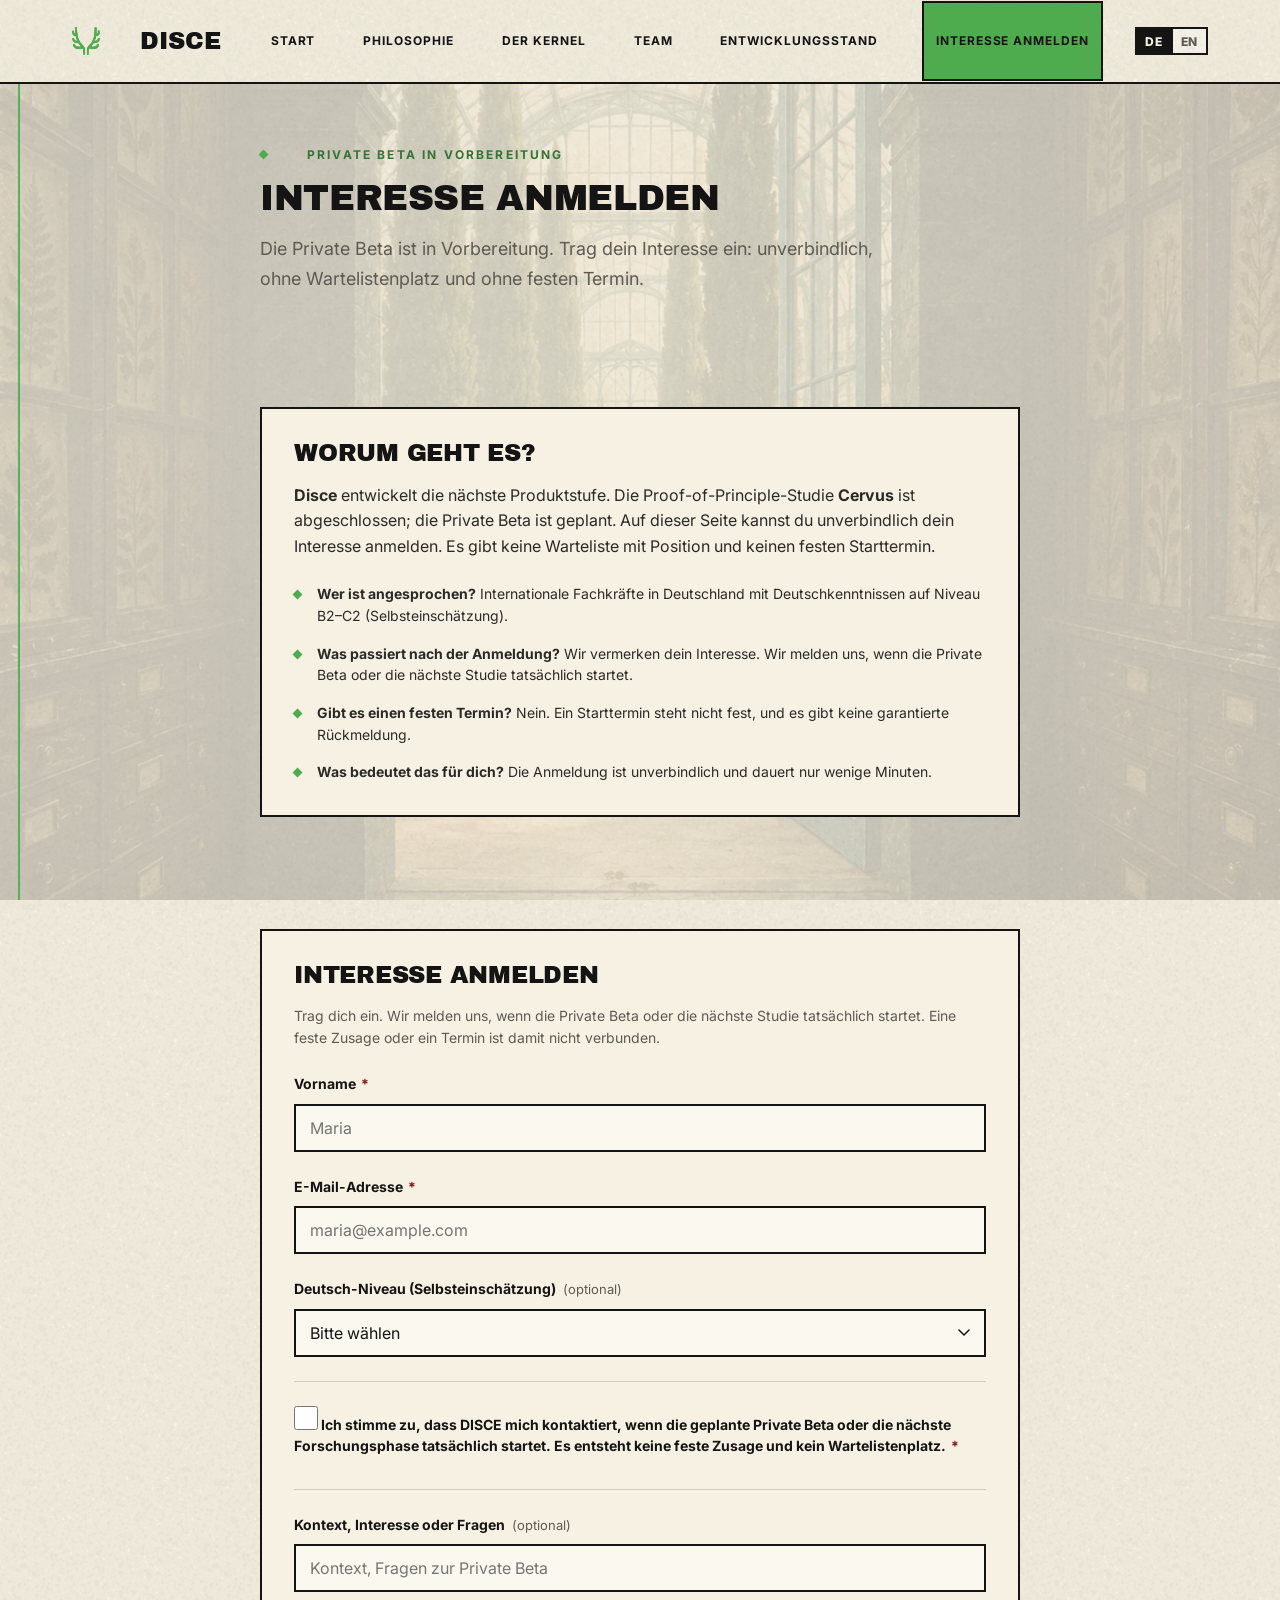
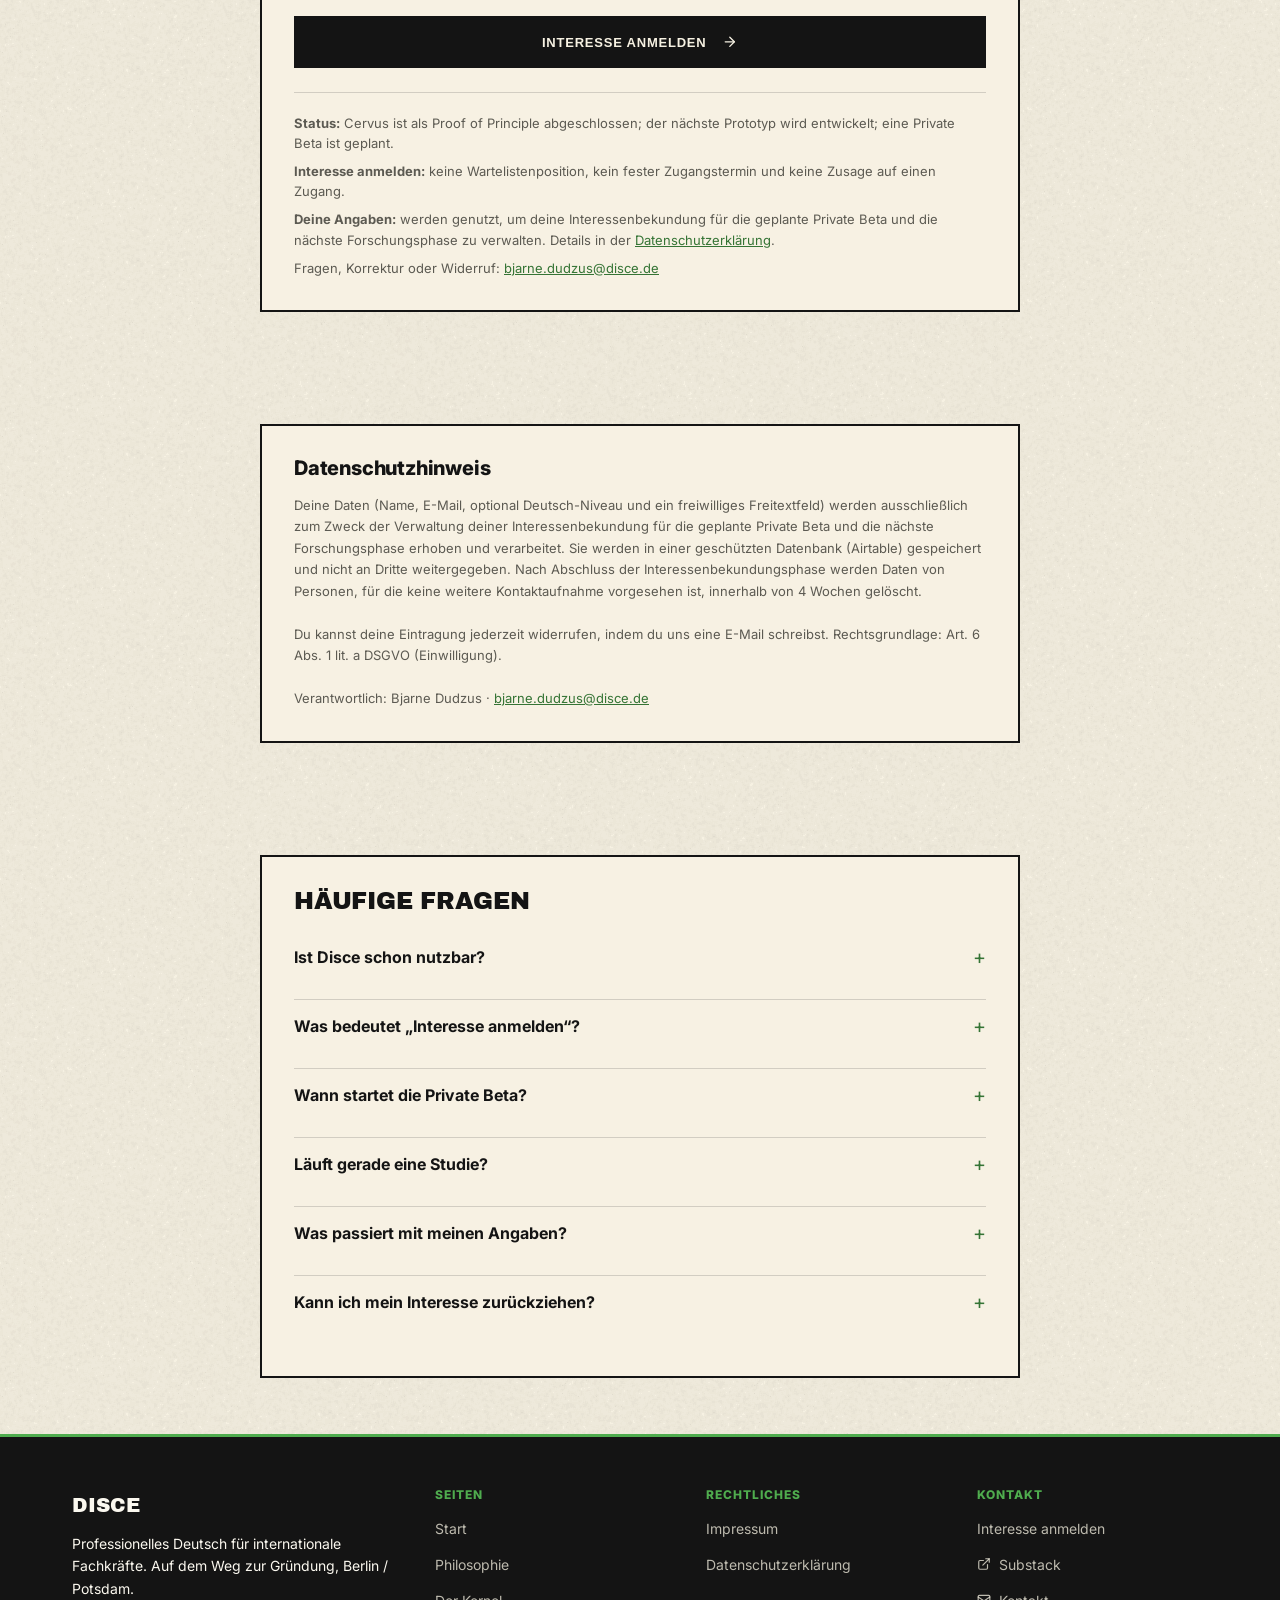
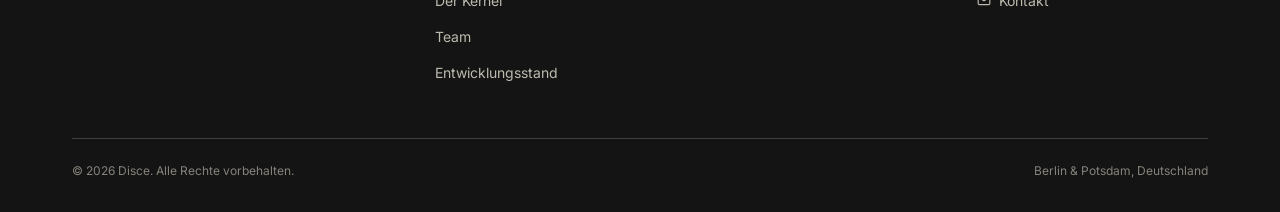
<file: waitlist.html>
<!DOCTYPE html>
<html lang="de">
<head>
<meta charset="UTF-8">
<meta name="viewport" content="width=device-width, initial-scale=1.0">
<meta name="robots" content="noindex, nofollow">
<meta name="description" content="DISCE entwickelt die nächste Produktstufe. Trag dein Interesse an der geplanten Private Beta ein: unverbindlich, ohne Wartelistenplatz und ohne festen Termin.">
<title data-title-de="Interesse anmelden · Private Beta in Vorbereitung · Disce" data-title-en="Register interest · Private Beta in preparation · Disce">Interesse anmelden · Private Beta in Vorbereitung · Disce</title>
<script>try{if(localStorage.getItem('disce-lang')==='en'){document.documentElement.className+=' pre-en';document.documentElement.lang='en';}}catch(e){}</script>
<link rel="stylesheet" href="css/experimental.min.css">
<!-- PERF parity: preload the above-the-fold display face (PERF-01). -->
<link rel="preload" href="fonts/archivo-black-400.subset.woff2" as="font" type="font/woff2" crossorigin>
<link rel="icon" href="favicon.ico" sizes="any">
<link rel="icon" type="image/png" href="images/derived/icon-192.png" sizes="192x192">
<link rel="apple-touch-icon" href="apple-touch-icon.png">
<link rel="manifest" href="site.webmanifest">
<link rel="canonical" href="https://weltvorstellung.de/waitlist.html">
<meta property="og:type" content="website">
<meta property="og:site_name" content="Disce">
<meta property="og:locale" content="de_DE">
<meta property="og:locale:alternate" content="en_US">
<meta property="og:title" content="Interesse anmelden · Private Beta in Vorbereitung · Disce">
<meta property="og:description" content="DISCE entwickelt die nächste Produktstufe. Trag dein Interesse an der geplanten Private Beta ein: unverbindlich, ohne Wartelistenplatz und ohne festen Termin.">
<meta property="og:url" content="https://weltvorstellung.de/waitlist.html">
<meta property="og:image" content="https://weltvorstellung.de/images/derived/og-disce-1200x630.jpg">
<meta property="og:image:width" content="1200">
<meta property="og:image:height" content="630">
<meta name="twitter:card" content="summary_large_image">
<meta name="twitter:title" content="Interesse anmelden · Private Beta in Vorbereitung · Disce">
<meta name="twitter:description" content="DISCE entwickelt die nächste Produktstufe. Trag dein Interesse an der geplanten Private Beta ein: unverbindlich, ohne Wartelistenplatz und ohne festen Termin.">
<meta name="twitter:image" content="https://weltvorstellung.de/images/derived/og-disce-1200x630.jpg">
<style>
/* ==========================================================================
   WAITLIST: page-specific components.
   The shared design system (css/experimental.min.css) provides tokens, chrome
   (header/footer/nav/lang-switch), typography, buttons, sections, focus and
   motion. This block only styles what the shared sheet does not define: the
   conversion card, form controls, error/success states, trust block and FAQ.
   It uses shared design tokens only. No new colours are introduced.
   ========================================================================== */

/* Page background: the page's own image, fixed behind the content at the same
   opacity as the homepage and other subpages. The image is applied directly to
   body::after (rather than via --botanical-image) so the relative URL resolves
   against this document, while the shared layer's fixed/cover/z-index rules are
   inherited. Desktop only, as on the rest of the site. */
body.page-waitlist::after {
  background-image: url('images/derived/greenery-herbarium-archway-1122.webp');
  background-position: 50% 40%;
  opacity: 0.25;
}

/* Intro: plain page title on the paper background (no hero band). */
.wl-intro h1 { font-size: var(--fs-1000); line-height: 1.05; margin-bottom: var(--sp-16); }
.wl-subtitle { color: var(--muted); font-size: var(--fs-600); line-height: 1.7; max-width: 620px; }

/* Content column */
.container { max-width: 760px; margin: 0 auto; }
.wl-card {
  background: var(--paper);
  border: 2px solid var(--legacy-ink);
  padding: var(--sp-32);
}
.wl-card + .wl-card { margin-top: var(--sp-24); }
.wl-card h2 { font-size: var(--fs-800); margin-bottom: var(--sp-16); }
.wl-card h3 { font-size: var(--fs-700); margin-bottom: var(--sp-16); }

/* Info block */
.info-text { font-size: var(--fs-500); color: var(--ink-soft); margin-bottom: var(--sp-24); }
.details-list { list-style: none; display: flex; flex-direction: column; gap: var(--sp-16); }
.details-list li { display: flex; align-items: flex-start; gap: var(--sp-16); font-size: var(--fs-400); color: var(--ink-soft); line-height: 1.55; }
/* Brand diamond marker (same 7px rotated square as .eyebrow::before) replaces
   the former emoji icons. */
.details-list li::before {
  content: '';
  flex-shrink: 0;
  width: 7px;
  height: 7px;
  margin-top: 8px;
  background: var(--green);
  transform: rotate(45deg);
}

/* Spam honeypot: kept in the DOM but moved off-screen and out of the
   accessibility tree (wrapper aria-hidden, control not focusable). */
.hp-field {
  position: absolute !important;
  left: -9999px !important;
  width: 1px;
  height: 1px;
  overflow: hidden;
}

/* Form */
.form-intro { font-size: var(--fs-400); color: var(--muted); margin-bottom: var(--sp-24); }
.form-group { margin-bottom: var(--sp-24); }
.form-group label { display: block; font-weight: 700; font-size: var(--fs-400); color: var(--legacy-ink); margin-bottom: var(--sp-8); }
.form-group label .required { color: #801818; margin-left: 2px; }
.label-optional { font-weight: 400; font-size: var(--fs-300); color: var(--muted); margin-left: var(--sp-4); }

.form-group input[type="text"],
.form-group input[type="email"],
.form-group select {
  width: 100%;
  padding: 12px 14px;
  font-family: var(--font-body);
  font-size: 16px;
  color: var(--legacy-ink);
  background: var(--legacy-paper);
  border: 2px solid var(--legacy-ink);
  border-radius: 0;
  transition: box-shadow var(--dur-fast) var(--ease);
  appearance: none;
  -webkit-appearance: none;
}
.form-group select {
  background-image: url("data:image/svg+xml,%3Csvg xmlns='http://www.w3.org/2000/svg' width='12' height='8' viewBox='0 0 12 8'%3E%3Cpath d='M1 1l5 5 5-5' stroke='%23141214' stroke-width='1.5' fill='none' stroke-linecap='round'/%3E%3C/svg%3E");
  background-repeat: no-repeat;
  background-position: right 14px center;
  padding-right: 40px;
  cursor: pointer;
}
.form-group input:focus, .form-group select:focus { outline: none; box-shadow: 0 0 0 3px var(--green); }

.checkbox-group { display: flex; flex-direction: column; gap: var(--sp-16); }
.checkbox-label { display: flex; align-items: flex-start; gap: var(--sp-12); cursor: pointer; font-size: var(--fs-400); line-height: 1.55; color: var(--ink-soft); font-weight: 400; }
.checkbox-label input[type="checkbox"] { flex-shrink: 0; width: 24px; height: 24px; margin-top: 0; accent-color: var(--green-dark); cursor: pointer; }

.form-error { display: none; font-size: var(--fs-300); color: #801818; margin-top: var(--sp-4); }
.form-group.has-error .form-error { display: block; }
.form-group.has-error input, .form-group.has-error select { border-color: #801818; }

.form-error-summary {
  display: none;
  margin-bottom: var(--sp-24);
  padding: var(--sp-12) var(--sp-16);
  background: #fff3f3;
  color: #801818;
  border: 2px solid #f5c6c6;
  font-size: var(--fs-400);
  font-weight: 600;
}
.form-error-summary.show { display: block; }

.form-divider { height: 1px; background: var(--line-soft); margin: var(--sp-24) 0; }

/* Submit button: shared .btn-primary + full-width block + spinner */
#submitBtn { display: flex; align-items: center; justify-content: center; gap: var(--sp-8); width: 100%; min-height: 48px; }
.spinner { display: none; width: 18px; height: 18px; border: 2px solid rgba(255,255,255,0.4); border-top-color: #fff; border-radius: 50%; animation: spin 0.8s linear infinite; }
@keyframes spin { to { transform: rotate(360deg); } }
#submitBtn.loading .spinner { display: block; }
#submitBtn.loading .btn-text { opacity: 0.7; }

/* Success / error feedback */
.submit-feedback { display: none; margin-top: var(--sp-24); padding: var(--sp-20) var(--sp-24); border: 2px solid var(--legacy-ink); font-size: var(--fs-400); line-height: 1.6; }
.submit-feedback.success { background: var(--green-deep); color: var(--legacy-paper); border-color: var(--legacy-ink); }
.submit-feedback.error-msg { background: #fff3f3; color: #801818; border-color: #f5c6c6; }
.submit-feedback.show { display: block; }
.submit-feedback a { color: inherit; text-decoration: underline; }

/* Trust / status block */
.trust-block { margin-top: var(--sp-24); padding-top: var(--sp-20); border-top: 1px solid var(--line-soft); display: flex; flex-direction: column; gap: var(--sp-8); }
.trust-line { font-size: var(--fs-300); line-height: 1.55; color: var(--muted); }
.trust-block a { color: var(--green-dark); text-decoration: underline; }

/* Privacy note */
.privacy-text { font-size: var(--fs-300); line-height: 1.65; color: var(--muted); }
.privacy-text a { color: var(--green-dark); text-decoration: underline; }

/* FAQ accordion */
.faq-list { display: flex; flex-direction: column; }
.faq-item { border-bottom: 1px solid var(--line-soft); }
.faq-item:last-child { border-bottom: none; }
.faq-question { margin: 0; }
.faq-trigger { width: 100%; display: flex; align-items: center; justify-content: space-between; gap: var(--sp-16); padding: var(--sp-16) 0; background: none; border: none; font-family: var(--font-body); font-size: var(--fs-500); font-weight: 700; color: var(--legacy-ink); text-align: left; cursor: pointer; }
.faq-icon { flex-shrink: 0; line-height: 1; }
.faq-icon::before { content: '+'; display: block; font-size: 20px; font-weight: 400; color: var(--green-dark); }
.faq-trigger[aria-expanded="true"] .faq-icon::before { content: '\2212'; }
.faq-panel { padding: 0 0 var(--sp-16); }
.faq-panel p { font-size: var(--fs-400); line-height: 1.6; color: var(--ink-soft); }
.faq-panel a { color: var(--green-dark); text-decoration: underline; }
</style>
</head>
<body class="page-waitlist">

<a class="skip-link" href="#main"><span data-lang="de">Zum Inhalt springen</span><span data-lang="en">Skip to content</span></a>

<!-- ICON-SPRITE:START (generated by scripts/sync_icon_sprite.py; do not edit by hand) -->
<svg class="icon-sprite" aria-hidden="true" focusable="false">
  <symbol id="icon-arrow-left" viewBox="0 0 24 24"><path d="m12 19-7-7 7-7"/><path d="M19 12H5"/></symbol>
  <symbol id="icon-arrow-right" viewBox="0 0 24 24"><path d="M5 12h14"/><path d="m12 5 7 7-7 7"/></symbol>
  <symbol id="icon-calendar-clock" viewBox="0 0 24 24"><path d="M16 14v2.2l1.6 1"/><path d="M16 2v3"/><path d="M21 7.338V5a2 2 0 00-2-2H5a2 2 0 00-2 2v14a2 2 0 002 2h2.338"/><path d="M3 9h5.859"/><path d="M8 2v3"/><circle cx="16" cy="16" r="6"/></symbol>
  <symbol id="icon-check" viewBox="0 0 24 24"><path d="M20 6 9 17l-5-5"/></symbol>
  <symbol id="icon-clock" viewBox="0 0 24 24"><circle cx="12" cy="12" r="10"/><path d="M12 6v6l4 2"/></symbol>
  <symbol id="icon-external-link" viewBox="0 0 24 24"><path d="M15 3h6v6"/><path d="M10 14 21 3"/><path d="M18 13v6a2 2 0 0 1-2 2H5a2 2 0 0 1-2-2V8a2 2 0 0 1 2-2h6"/></symbol>
  <symbol id="icon-mail" viewBox="0 0 24 24"><path d="m22 7-8.991 5.727a2 2 0 0 1-2.009 0L2 7"/><rect x="2" y="4" width="20" height="16" rx="2"/></symbol>
  <symbol id="icon-menu" viewBox="0 0 24 24"><path d="M4 5h16"/><path d="M4 12h16"/><path d="M4 19h16"/></symbol>
  <symbol id="icon-pause" viewBox="0 0 24 24"><rect x="14" y="3" width="5" height="18" rx="1"/><rect x="5" y="3" width="5" height="18" rx="1"/></symbol>
  <symbol id="icon-play" viewBox="0 0 24 24"><path d="M5 5a2 2 0 0 1 3.008-1.728l11.997 6.998a2 2 0 0 1 .003 3.458l-12 7A2 2 0 0 1 5 19z"/></symbol>
  <symbol id="icon-x" viewBox="0 0 24 24"><path d="M18 6 6 18"/><path d="m6 6 12 12"/></symbol>
</svg>
<!-- ICON-SPRITE:END -->

<header class="site-header">
  <div class="wrap nav">
    <a href="index.html" class="brand">
      <img class="brand-mark" src="images/antlers-green.png" alt="" aria-hidden="true">
      DISCE
    </a>
    <button class="nav-toggle" aria-label="Navigation / Menu" aria-expanded="false" aria-controls="site-nav"><svg class="icon nav-toggle-open" viewBox="0 0 24 24" aria-hidden="true" focusable="false"><use href="#icon-menu"></use></svg><svg class="icon nav-toggle-close" viewBox="0 0 24 24" aria-hidden="true" focusable="false"><use href="#icon-x"></use></svg></button>
    <nav class="nav-links" id="site-nav">
      <a href="index.html"><span data-lang="de">Start</span><span data-lang="en">Home</span></a>
      <a href="philosophy.html"><span data-lang="de">Philosophie</span><span data-lang="en">Philosophy</span></a>
      <a href="kernel.html"><span data-lang="de">Der Kernel</span><span data-lang="en">The Kernel</span></a>
      <a href="team.html"><span data-lang="de">Team</span><span data-lang="en">Our Team</span></a>
      <a href="status.html"><span data-lang="de">Entwicklungsstand</span><span data-lang="en">Development Status</span></a>
      <a href="waitlist.html" class="nav-cta"><span data-lang="de">Interesse anmelden</span><span data-lang="en">Register interest</span></a>
      <div class="lang-switch" role="group" aria-label="Sprache / Language">
        <button type="button" data-set-lang="de" aria-pressed="true">DE</button>
        <button type="button" data-set-lang="en" aria-pressed="false">EN</button>
      </div>
    </nav>
  </div>
</header>

<main id="main" tabindex="-1">

  <!-- INTRO -->
  <section class="tight wl-intro">
    <div class="wrap">
      <div class="container">
        <span class="eyebrow"><span data-lang="de">Private Beta in Vorbereitung</span><span data-lang="en">Private beta in preparation</span></span>
        <h1>
          <span data-lang="de">Interesse anmelden</span>
          <span data-lang="en">Register interest</span>
        </h1>
        <p class="wl-subtitle">
          <span data-lang="de">Die Private Beta ist in Vorbereitung. Trag dein Interesse ein: unverbindlich, ohne Wartelistenplatz und ohne festen Termin.</span>
          <span data-lang="en">The private beta is in preparation. Register your interest: non-binding, without a queue position or a fixed date.</span>
        </p>
      </div>
    </div>
  </section>

  <!-- STUDY INFO -->
  <section class="tight">
    <div class="wrap">
      <div class="container">
        <div class="wl-card">
          <h2>
            <span data-lang="de">Worum geht es?</span>
            <span data-lang="en">What is this?</span>
          </h2>

          <p class="info-text">
            <span data-lang="de"><strong>Disce</strong> entwickelt die nächste Produktstufe. Die Proof-of-Principle-Studie <strong>Cervus</strong> ist abgeschlossen; die Private Beta ist geplant. Auf dieser Seite kannst du unverbindlich dein Interesse anmelden. Es gibt keine Warteliste mit Position und keinen festen Starttermin.</span>
            <span data-lang="en"><strong>Disce</strong> is developing its next product stage. The <strong>Cervus</strong> proof-of-principle study is complete; the private beta is planned. On this page you can register your interest. There is no queue position and no fixed start date.</span>
          </p>

          <ul class="details-list">
            <li>
              <span>
                <span data-lang="de"><strong>Wer ist angesprochen?</strong> Internationale Fachkräfte in Deutschland mit Deutschkenntnissen auf Niveau B2–C2 (Selbsteinschätzung).</span>
                <span data-lang="en"><strong>Who is this for?</strong> International professionals in Germany with German at level B2–C2 (self-assessment).</span>
              </span>
            </li>
            <li>
              <span>
                <span data-lang="de"><strong>Was passiert nach der Anmeldung?</strong> Wir vermerken dein Interesse. Wir melden uns, wenn die Private Beta oder die nächste Studie tatsächlich startet.</span>
                <span data-lang="en"><strong>What happens after registering?</strong> We record your interest. We will contact you when the private beta or the next study actually opens.</span>
              </span>
            </li>
            <li>
              <span>
                <span data-lang="de"><strong>Gibt es einen festen Termin?</strong> Nein. Ein Starttermin steht nicht fest, und es gibt keine garantierte Rückmeldung.</span>
                <span data-lang="en"><strong>Is there a fixed date?</strong> No. No start date is set, and there is no guaranteed response.</span>
              </span>
            </li>
            <li>
              <span>
                <span data-lang="de"><strong>Was bedeutet das für dich?</strong> Die Anmeldung ist unverbindlich und dauert nur wenige Minuten.</span>
                <span data-lang="en"><strong>What does it involve?</strong> Registering is non-binding and takes only a few minutes.</span>
              </span>
            </li>
          </ul>
        </div>
      </div>
    </div>
  </section>

  <!-- FORM SECTION -->
  <section class="tight" id="form">
    <div class="wrap">
      <div class="container">
        <div class="wl-card">
          <h2>
            <span data-lang="de">Interesse anmelden</span>
            <span data-lang="en">Register interest</span>
          </h2>
          <p class="form-intro">
            <span data-lang="de">Trag dich ein. Wir melden uns, wenn die Private Beta oder die nächste Studie tatsächlich startet. Eine feste Zusage oder ein Termin ist damit nicht verbunden.</span>
            <span data-lang="en">Fill in the form. We will reach out when the private beta or the next study actually opens. This does not imply a fixed date or guaranteed access.</span>
          </p>

          <form id="waitlistForm" novalidate>

            <!-- Spam protection (dependency-free): an off-screen honeypot plus a
                 time-trap. Both are invisible to real visitors and assistive
                 tech (aria-hidden wrapper, non-focusable control) and are never
                 sent to the API; only naive bots fill or beat them. -->
            <div class="hp-field" aria-hidden="true">
              <label for="website">Website</label>
              <input type="text" id="website" name="website" tabindex="-1" autocomplete="off" />
            </div>
            <input type="hidden" id="form_ts" name="form_ts" value="" />

            <!-- Form-level error summary: announced on invalid submit (A11Y-01). -->
            <div class="form-error-summary" id="formErrorSummary" role="alert" tabindex="-1">
              <span data-lang="de">Bitte korrigiere die markierten Felder, um fortzufahren.</span>
              <span data-lang="en">Please correct the highlighted fields to continue.</span>
            </div>

            <!-- First Name -->
            <div class="form-group" id="group-first_name">
              <label for="first_name">
                <span data-lang="de">Vorname</span>
                <span data-lang="en">First name</span>
                <span class="required">*</span>
              </label>
              <input type="text" id="first_name" name="first_name"
                autocomplete="given-name"
                aria-describedby="first_name-error"
                placeholder="Maria" />
              <div class="form-error" id="first_name-error">
                <span data-lang="de">Bitte gib deinen Vornamen ein.</span>
                <span data-lang="en">Please enter your first name.</span>
              </div>
            </div>

            <!-- Email -->
            <div class="form-group" id="group-email">
              <label for="email">
                <span data-lang="de">E-Mail-Adresse</span>
                <span data-lang="en">Email address</span>
                <span class="required">*</span>
              </label>
              <input type="email" id="email" name="email"
                autocomplete="email"
                aria-describedby="email-error"
                placeholder="maria@example.com" />
              <div class="form-error" id="email-error">
                <span data-lang="de">Bitte gib eine gültige E-Mail-Adresse ein.</span>
                <span data-lang="en">Please enter a valid email address.</span>
              </div>
            </div>

            <!-- German Level (optional) -->
            <div class="form-group" id="group-german_level">
              <label for="german_level">
                <span data-lang="de">Deutsch-Niveau (Selbsteinschätzung)</span>
                <span data-lang="en">German level (self-assessment)</span>
                <span class="label-optional">
                  <span data-lang="de">(optional)</span>
                  <span data-lang="en">(optional)</span>
                </span>
              </label>
              <select id="german_level" name="german_level">
                <option value="" selected>
                  <!-- shown via JS per language -->
                </option>
                <option value="A1">A1</option>
                <option value="A2">A2</option>
                <option value="B1">B1</option>
                <option value="B2">B2</option>
                <option value="C1">C1</option>
                <option value="C2">C2</option>
              </select>
            </div>

            <div class="form-divider"></div>

            <!-- Required consent -->
            <div class="form-group" id="group-checkboxes">
              <div class="checkbox-group">
                <label class="checkbox-label">
                  <input type="checkbox" id="consent_contact" name="consent_contact" aria-describedby="checkbox-error" />
                  <span>
                    <span data-lang="de">Ich stimme zu, dass DISCE mich kontaktiert, wenn die geplante Private Beta oder die nächste Forschungsphase tatsächlich startet. Es entsteht keine feste Zusage und kein Wartelistenplatz. <span class="required">*</span></span>
                    <span data-lang="en">I agree that DISCE may contact me when the planned private beta or the next research phase actually starts. This creates no fixed commitment and no queue position. <span class="required">*</span></span>
                  </span>
                </label>
              </div>
              <div class="form-error" id="checkbox-error">
                <span data-lang="de">Bitte bestätige die Kontaktaufnahme, um fortzufahren.</span>
                <span data-lang="en">Please confirm the contact consent to continue.</span>
              </div>
            </div>

            <div class="form-divider"></div>

            <!-- Optional free text: context / interest / questions -->
            <div class="form-group">
              <label for="source_channel">
                <span data-lang="de">Kontext, Interesse oder Fragen</span>
                <span data-lang="en">Context, interest, or questions</span>
                <span class="label-optional">
                  <span data-lang="de">(optional)</span>
                  <span data-lang="en">(optional)</span>
                </span>
              </label>
              <input type="text" id="source_channel" name="source_channel"
                placeholder="Kontext, Fragen zur Private Beta" />
            </div>

            <!-- Submit -->
            <button type="submit" class="btn-primary" id="submitBtn">
              <span class="spinner" id="spinner" aria-hidden="true"></span>
              <span class="btn-text">
                <span data-lang="de">Interesse anmelden</span>
                <span data-lang="en">Register interest</span>
              </span>
            <svg class="icon" viewBox="0 0 24 24" aria-hidden="true" focusable="false"><use href="#icon-arrow-right"></use></svg></button>

          </form>

          <!-- Feedback messages. Kept outside the form: the form is hidden on
               success, so a confirmation inside it could never be shown, read or
               focused (A11Y-02). -->
          <div class="submit-feedback success" id="successMsg" role="status" tabindex="-1">
            <span data-lang="de">Danke! Dein Interesse ist vermerkt. Wir melden uns, wenn die geplante Private Beta oder die nächste Forschungsphase tatsächlich startet. Das ist keine Wartelistenposition, keine automatische Einladung, keine Zugangszusage und kein fester Termin. Details stehen in der <a href="datenschutz.html">Datenschutzerklärung</a>; du kannst dein Interesse jederzeit per E-Mail an <a href="mailto:bjarne.dudzus@disce.de">bjarne.dudzus@disce.de</a> korrigieren oder zurückziehen.</span>
            <span data-lang="en">Thank you! Your interest is noted. We will contact you when the planned private beta or the next research phase actually opens. This is not a queue position, not an automatic invitation, not a guarantee of access, and not a fixed date. Details are in the <a href="datenschutz.html">privacy policy</a>; you can correct or withdraw your interest at any time by emailing <a href="mailto:bjarne.dudzus@disce.de">bjarne.dudzus@disce.de</a>.</span>
          </div>
          <div class="submit-feedback error-msg" id="errorMsg" role="alert">
            <span data-lang="de">Etwas ist schiefgelaufen. Bitte versuche es erneut oder schreib uns direkt.</span>
            <span data-lang="en">Something went wrong. Please try again or contact us directly.</span>
          </div>

          <!-- Compact trust / status block, subordinate to the form (TRUST-01). -->
          <div class="trust-block">
            <p class="trust-line">
              <span data-lang="de"><strong>Status:</strong> Cervus ist als Proof of Principle abgeschlossen; der nächste Prototyp wird entwickelt; eine Private Beta ist geplant.</span>
              <span data-lang="en"><strong>Status:</strong> Cervus is complete as a proof of principle; the next prototype is being developed; a private beta is planned.</span>
            </p>
            <p class="trust-line">
              <span data-lang="de"><strong>Interesse anmelden:</strong> keine Wartelistenposition, kein fester Zugangstermin und keine Zusage auf einen Zugang.</span>
              <span data-lang="en"><strong>Registering interest:</strong> no queue position, no fixed access date, and no guarantee of access.</span>
            </p>
            <p class="trust-line">
              <span data-lang="de"><strong>Deine Angaben:</strong> werden genutzt, um deine Interessenbekundung für die geplante Private Beta und die nächste Forschungsphase zu verwalten. Details in der <a href="datenschutz.html">Datenschutzerklärung</a>.</span>
              <span data-lang="en"><strong>Your information:</strong> is used to manage your expression of interest in the planned private beta and the next research phase. Details in the <a href="datenschutz.html">privacy policy</a>.</span>
            </p>
            <p class="trust-line">
              <span data-lang="de">Fragen, Korrektur oder Widerruf: <a href="mailto:bjarne.dudzus@disce.de">bjarne.dudzus@disce.de</a></span>
              <span data-lang="en">Questions, corrections, or withdrawal: <a href="mailto:bjarne.dudzus@disce.de">bjarne.dudzus@disce.de</a></span>
            </p>
          </div>
        </div>
      </div>
    </div>
  </section>

  <!-- PRIVACY NOTE -->
  <section class="tight">
    <div class="wrap">
      <div class="container">
        <div class="wl-card">
          <h3>
            <span data-lang="de">Datenschutzhinweis</span>
            <span data-lang="en">Privacy Notice</span>
          </h3>
          <p class="privacy-text">
            <span data-lang="de">
              Deine Daten (Name, E-Mail, optional Deutsch-Niveau und ein freiwilliges Freitextfeld) werden ausschließlich zum Zweck der Verwaltung deiner Interessenbekundung für die geplante Private Beta und die nächste Forschungsphase erhoben und verarbeitet. Sie werden in einer geschützten Datenbank (Airtable) gespeichert und nicht an Dritte weitergegeben. Nach Abschluss der Interessenbekundungsphase werden Daten von Personen, für die keine weitere Kontaktaufnahme vorgesehen ist, innerhalb von 4 Wochen gelöscht.<br><br>
              Du kannst deine Eintragung jederzeit widerrufen, indem du uns eine E-Mail schreibst.
              Rechtsgrundlage: Art. 6 Abs. 1 lit. a DSGVO (Einwilligung).<br><br>
              Verantwortlich: Bjarne Dudzus ·
              <a href="mailto:bjarne.dudzus@disce.de">bjarne.dudzus@disce.de</a>
            </span>
            <span data-lang="en">
              Your data (name, email, optionally German level and a voluntary free-text field) is collected and processed solely for the purpose of managing your expression of interest in the planned private beta and the next research phase. It is stored in a secure database (Airtable) and will not be shared with third parties. After the interest-registration phase, data from individuals for whom no further contact is planned will be deleted within 4 weeks.<br><br>
              You can withdraw your registration at any time by sending us an email.
              Legal basis: Art. 6(1)(a) GDPR (consent).<br><br>
              Responsible: Bjarne Dudzus ·
              <a href="mailto:bjarne.dudzus@disce.de">bjarne.dudzus@disce.de</a>
            </span>
          </p>
        </div>
      </div>
    </div>
  </section>

  <!-- FAQ -->
  <section class="tight" aria-labelledby="faq-title">
    <div class="wrap">
      <div class="container">
        <div class="wl-card">
          <h2 id="faq-title">
            <span data-lang="de">Häufige Fragen</span>
            <span data-lang="en">Frequently asked questions</span>
          </h2>
          <div class="faq-list">

            <div class="faq-item">
              <h3 class="faq-question">
                <button type="button" class="faq-trigger" id="faq-q1" aria-expanded="false" aria-controls="faq-a1">
                  <span data-lang="de">Ist Disce schon nutzbar?</span>
                  <span data-lang="en">Is Disce available to use yet?</span>
                  <span class="faq-icon" aria-hidden="true"></span>
                </button>
              </h3>
              <div class="faq-panel" id="faq-a1" role="region" aria-labelledby="faq-q1" hidden>
                <p>
                  <span data-lang="de">Nein. Die nächste Produktstufe wird gerade entwickelt; eine Private Beta ist geplant. Ein öffentlich nutzbares Produkt gibt es derzeit nicht.</span>
                  <span data-lang="en">No. The next product stage is being developed; a private beta is planned. There is no publicly available product at this time.</span>
                </p>
              </div>
            </div>

            <div class="faq-item">
              <h3 class="faq-question">
                <button type="button" class="faq-trigger" id="faq-q2" aria-expanded="false" aria-controls="faq-a2">
                  <span data-lang="de">Was bedeutet „Interesse anmelden“?</span>
                  <span data-lang="en">What does “register interest” mean?</span>
                  <span class="faq-icon" aria-hidden="true"></span>
                </button>
              </h3>
              <div class="faq-panel" id="faq-a2" role="region" aria-labelledby="faq-q2" hidden>
                <p>
                  <span data-lang="de">Du vermerkst, dass du später teilnehmen möchtest. Das ist keine Position in einer Warteliste, keine automatische Einladung und keine Zusage auf einen Zugang.</span>
                  <span data-lang="en">You record that you would like to take part later. It is not a queue position, not an automatic invitation, and not a guarantee of access.</span>
                </p>
              </div>
            </div>

            <div class="faq-item">
              <h3 class="faq-question">
                <button type="button" class="faq-trigger" id="faq-q3" aria-expanded="false" aria-controls="faq-a3">
                  <span data-lang="de">Wann startet die Private Beta?</span>
                  <span data-lang="en">When will the private beta start?</span>
                  <span class="faq-icon" aria-hidden="true"></span>
                </button>
              </h3>
              <div class="faq-panel" id="faq-a3" role="region" aria-labelledby="faq-q3" hidden>
                <p>
                  <span data-lang="de">Ein fester öffentlicher Termin steht nicht fest. Wir melden uns bei relevanten Interessierten, wenn die Beta oder eine nächste Forschungsphase tatsächlich startet.</span>
                  <span data-lang="en">There is no fixed public date. We will contact relevant interested people when the beta or a next research phase actually opens.</span>
                </p>
              </div>
            </div>

            <div class="faq-item">
              <h3 class="faq-question">
                <button type="button" class="faq-trigger" id="faq-q4" aria-expanded="false" aria-controls="faq-a4">
                  <span data-lang="de">Läuft gerade eine Studie?</span>
                  <span data-lang="en">Is a study currently recruiting?</span>
                  <span class="faq-icon" aria-hidden="true"></span>
                </button>
              </h3>
              <div class="faq-panel" id="faq-a4" role="region" aria-labelledby="faq-q4" hidden>
                <p>
                  <span data-lang="de">Nein. Cervus ist abgeschlossen. Die nächste Forschungsphase wird vorbereitet; eine Rekrutierung ist derzeit nicht offen.</span>
                  <span data-lang="en">No. Cervus is completed. The next research phase is in preparation; recruitment is not currently open.</span>
                </p>
              </div>
            </div>

            <div class="faq-item">
              <h3 class="faq-question">
                <button type="button" class="faq-trigger" id="faq-q5" aria-expanded="false" aria-controls="faq-a5">
                  <span data-lang="de">Was passiert mit meinen Angaben?</span>
                  <span data-lang="en">What happens to my information?</span>
                  <span class="faq-icon" aria-hidden="true"></span>
                </button>
              </h3>
              <div class="faq-panel" id="faq-a5" role="region" aria-labelledby="faq-q5" hidden>
                <p>
                  <span data-lang="de">Sie dienen der Verwaltung deiner Interessenbekundung für die geplante Private Beta und die nächste Forschungsphase. Details stehen in der <a href="datenschutz.html">Datenschutzerklärung</a>.</span>
                  <span data-lang="en">They are used to manage your expression of interest in the planned private beta and the next research phase. Details are in the <a href="datenschutz.html">privacy policy</a>.</span>
                </p>
              </div>
            </div>

            <div class="faq-item">
              <h3 class="faq-question">
                <button type="button" class="faq-trigger" id="faq-q6" aria-expanded="false" aria-controls="faq-a6">
                  <span data-lang="de">Kann ich mein Interesse zurückziehen?</span>
                  <span data-lang="en">Can I withdraw my interest?</span>
                  <span class="faq-icon" aria-hidden="true"></span>
                </button>
              </h3>
              <div class="faq-panel" id="faq-a6" role="region" aria-labelledby="faq-q6" hidden>
                <p>
                  <span data-lang="de">Ja. Schreib uns eine E-Mail an <a href="mailto:bjarne.dudzus@disce.de">bjarne.dudzus@disce.de</a>, um dein Interesse jederzeit zurückzuziehen.</span>
                  <span data-lang="en">Yes. Email us at <a href="mailto:bjarne.dudzus@disce.de">bjarne.dudzus@disce.de</a> to withdraw your interest at any time.</span>
                </p>
              </div>
            </div>

          </div>
        </div>
      </div>
    </div>
  </section>

</main>

<footer class="site-footer">
  <div class="wrap">
    <div class="footer-grid">
      <div>
        <div class="footer-brand">DISCE</div>
        <p class="footer-tag"><span data-lang="de">Professionelles Deutsch für internationale Fachkräfte. Auf dem Weg zur Gründung, Berlin / Potsdam.</span><span data-lang="en">Professional German for international professionals. Building toward incorporation, Berlin / Potsdam.</span></p>
      </div>
      <div class="footer-col">
        <h2><span data-lang="de">Seiten</span><span data-lang="en">Site</span></h2>
        <a href="index.html"><span data-lang="de">Start</span><span data-lang="en">Home</span></a>
        <a href="philosophy.html"><span data-lang="de">Philosophie</span><span data-lang="en">Philosophy</span></a>
        <a href="kernel.html"><span data-lang="de">Der Kernel</span><span data-lang="en">The Kernel</span></a>
        <a href="team.html"><span data-lang="de">Team</span><span data-lang="en">Our Team</span></a>
        <a href="status.html"><span data-lang="de">Entwicklungsstand</span><span data-lang="en">Development Status</span></a>
      </div>
      <div class="footer-col">
        <h2><span data-lang="de">Rechtliches</span><span data-lang="en">Legal</span></h2>
        <a href="impressum.html">Impressum</a>
        <a href="datenschutz.html">Datenschutzerkl&auml;rung</a>
      </div>
      <div class="footer-col">
        <h2><span data-lang="de">Kontakt</span><span data-lang="en">Connect</span></h2>
        <a href="waitlist.html"><span data-lang="de">Interesse anmelden</span><span data-lang="en">Register interest</span></a>
        <a href="https://disce.substack.com" target="_blank" rel="noopener"><svg class="icon" viewBox="0 0 24 24" aria-hidden="true" focusable="false"><use href="#icon-external-link"></use></svg>Substack</a>
        <a href="mailto:bjarne.dudzus@disce.de"><svg class="icon icon--lead" viewBox="0 0 24 24" aria-hidden="true" focusable="false"><use href="#icon-mail"></use></svg><span data-lang="de">Kontakt</span><span data-lang="en">Contact</span></a>
      </div>
    </div>
    <div class="footer-bottom">
      <span><span data-lang="de">© 2026 Disce. Alle Rechte vorbehalten.</span><span data-lang="en">© 2026 Disce. All rights reserved.</span></span>
      <span><span data-lang="de">Berlin &amp; Potsdam, Deutschland</span><span data-lang="en">Berlin &amp; Potsdam, Germany</span></span>
    </div>
  </div>
</footer>

<script src="js/site.js"></script>
<script>
  // Spam time-trap: record when the form was rendered. A submission arriving
  // faster than a human could fill the required fields is treated as a bot.
  (function () {
    var ts = document.getElementById('form_ts');
    if (ts) ts.value = String(Date.now());
  })();

  // =========================== LANGUAGE-DEPENDENT SELECT PLACEHOLDER ==========
  // The shared js/site.js owns language switching (body.lang-de / body.lang-en).
  // The empty first <option> cannot carry a data-lang span, so its label is set
  // here, after site.js has applied the stored language, and on each switch.
  document.addEventListener('DOMContentLoaded', function () {
    function setPlaceholder() {
      var sel = document.getElementById('german_level');
      if (!sel) return;
      var isEn = document.body.classList.contains('lang-en');
      sel.options[0].text = isEn ? 'Please select' : 'Bitte wählen';
    }
    setPlaceholder();
    document.querySelectorAll('.lang-switch button').forEach(function (b) {
      b.addEventListener('click', setPlaceholder);
    });
  });

  // =========================== FORM SUBMIT ===========================
  document.getElementById('waitlistForm').addEventListener('submit', async function (e) {
    e.preventDefault();

    const form      = e.target;
    const submitBtn = document.getElementById('submitBtn');
    const spinner   = document.getElementById('spinner');
    const successMsg = document.getElementById('successMsg');
    const errorMsg   = document.getElementById('errorMsg');
    const errorSummary = document.getElementById('formErrorSummary');

    // Any pending busy state from a previous attempt is cleared up front.
    form.setAttribute('aria-busy', 'false');

    // --- Validation ---
    let valid = true;

    // Toggle a field group's visible error state and keep its controls'
    // aria-invalid in sync (A11Y-01). aria-describedby is set in the markup.
    function setError(groupId, hasError, controls) {
      const group = document.getElementById(groupId);
      if (!group) return;
      group.classList.toggle('has-error', hasError);
      (controls || []).forEach(function (control) {
        if (hasError) control.setAttribute('aria-invalid', 'true');
        else control.removeAttribute('aria-invalid');
      });
      if (hasError) valid = false;
    }

    // First name
    const firstNameInput = form.first_name;
    const firstName = firstNameInput.value.trim();
    setError('group-first_name', !firstName, [firstNameInput]);

    // Email
    const emailInput = form.email;
    const email = emailInput.value.trim();
    const emailOk = /^[^\s@]+@[^\s@]+\.[^\s@]+$/.test(email);
    setError('group-email', !emailOk, [emailInput]);

    // German level (optional: no validation; an empty value is allowed)
    const levelSelect = form.german_level;
    const level = levelSelect.value;

    // Required consent
    const hasConsentInput = document.getElementById('consent_contact');
    const hasConsent = hasConsentInput.checked;
    setError('group-checkboxes', !hasConsent, [hasConsentInput]);

    if (!valid) {
      // Announce the summary and move focus to it, so keyboard users land on
      // the guidance rather than the first invalid control (A11Y-01).
      if (errorSummary) {
        errorSummary.classList.add('show');
        errorSummary.focus();
      }
      return;
    }
    if (errorSummary) errorSummary.classList.remove('show');

    // --- Spam check (honeypot + time-trap) ---
    // A filled honeypot, or a submit faster than ~2.5 s, indicates a bot. Stop
    // without contacting the API and show the generic retry message, so a rare
    // false positive still gets feedback. The honeypot is never sent.
    var honeypot = form.website ? form.website.value.trim() : '';
    var startedAt = parseInt(form.form_ts && form.form_ts.value, 10);
    var tooFast = !isNaN(startedAt) && (Date.now() - startedAt) < 2500;
    if (honeypot || tooFast) {
      errorMsg.classList.add('show');
      return;
    }

    // Clear previous messages
    successMsg.classList.remove('show');
    errorMsg.classList.remove('show');

    // --- Loading state ---
    submitBtn.disabled = true;
    submitBtn.classList.add('loading');
    form.setAttribute('aria-busy', 'true');   // A11Y-03

    // --- Build Airtable record ---
    const sourceChannel = form.source_channel.value.trim();
    const isEn = document.body.classList.contains('lang-en');
    const langPref = isEn ? 'English' : 'German';

    const fields = {
      'first_name':      firstName,
      'email':           email,
      'consent_contact': hasConsent,
      'language_pref':   langPref,
    };
    // Optional fields are sent only when provided, so the payload no longer
    // carries study-scheduling or qualification data (CONV-05).
    if (level) fields['german_level'] = level;
    if (sourceChannel) fields['source_channel'] = sourceChannel;

    // --- Airtable API call ---
    try {
      const response = await fetch(
        'https://waitlist-proxy.bjarne-dudzus.workers.dev',
        {
          method: 'POST',
          headers: { 'Content-Type': 'application/json' },
          body: JSON.stringify({ fields }),
        }
      );

      if (!response.ok) {
        const errBody = await response.json().catch(() => ({}));
        console.error('Airtable error:', errBody);
        throw new Error('API error ' + response.status);
      }

      // Success! Clear busy, then reveal and focus the confirmation so a
      // screen reader announces it and keyboard focus lands on it (A11Y-02).
      form.setAttribute('aria-busy', 'false');
      form.style.display = 'none';
      successMsg.classList.add('show');
      successMsg.focus();

    } catch (err) {
      console.error(err);
      form.setAttribute('aria-busy', 'false');
      submitBtn.disabled = false;
      submitBtn.classList.remove('loading');
      errorMsg.classList.add('show');
    }
  });

  // Clear a field group's error state (visible class + aria-invalid) as soon
  // as the user edits it, and retire the summary once no error group remains.
  document.querySelectorAll('input, select').forEach(function (el) {
    function clearGroupErrors() {
      const group = this.closest('.form-group');
      if (!group) return;
      group.classList.remove('has-error');
      group.querySelectorAll('[aria-invalid="true"]').forEach(function (control) {
        control.removeAttribute('aria-invalid');
      });
      const summary = document.getElementById('formErrorSummary');
      if (summary && !document.querySelector('.form-group.has-error')) {
        summary.classList.remove('show');
      }
    }
    el.addEventListener('input', clearGroupErrors);
    el.addEventListener('change', clearGroupErrors);
  });

  // =========================== FAQ ACCORDION ===========================
  // One small, multi-open accordion. Each trigger is a native button
  // (Enter/Space work natively); aria-expanded is kept in sync with the
  // answer's hidden state, so collapsed answers are never focusable.
  document.querySelectorAll('.faq-trigger').forEach(function (trigger) {
    trigger.addEventListener('click', function () {
      var panel = document.getElementById(trigger.getAttribute('aria-controls'));
      var expanded = trigger.getAttribute('aria-expanded') === 'true';
      trigger.setAttribute('aria-expanded', String(!expanded));
      if (panel) panel.hidden = expanded;
    });
  });
</script>

</body>
</html>
</file>
<file: css/experimental.min.css>
@font-face{font-family:'Archivo Black';font-style:normal;font-weight:400;font-display:swap;src:url('../fonts/archivo-black-400.subset.woff2') format('woff2');}@font-face{font-family:'Inter';font-style:normal;font-weight:400 800;font-display:swap;src:url('../fonts/inter-var.subset.woff2') format('woff2');}@font-face{font-family:'Newsreader';font-style:italic;font-weight:500;font-display:swap;src:url('../fonts/newsreader-italic-var.subset.woff2') format('woff2');}@font-face{font-family:'Newsreader';font-style:normal;font-weight:200 800;font-display:swap;src:url('../fonts/newsreader-roman-var.subset.woff2') format('woff2');}:root{--legacy-ink:#141414;--legacy-paper:#FBF8EF;--green-forest:#1E4B3A;--legacy-black:#000;--legacy-white:#FFFFFF;--legacy-white-20:rgba(255,255,255,0.2);--legacy-white-75:rgba(255,255,255,0.75);--legacy-cream-20:rgba(246,241,226,0.2);--legacy-cream-50:rgba(246,241,226,0.5);--legacy-cream-75:rgba(246,241,226,0.75);--legacy-cream-78:rgba(246,241,226,0.78);--legacy-green-neon-35:rgba(57,255,106,0.35);--ink-soft:#2A2A28;--cream:#F6F1E2;--cream-dim:#EDE6D2;--green:#4FAC4E;--green-dark:#357435;--green-neon:#39FF6A;--blush:#E7C9A6;--muted:#5C5A52;--line:#141414;--line-soft:rgba(20,20,20,0.16);--paper:#F7F1E3;--paper-2:#EEE8D6;--ink:#161210;--green-deep:#123329;--green-sage:#77816A;--parchment:#D5C09D;--bordeaux:#612E31;--ochre:#E3AF50;--grain-film:url("data:image/svg+xml,%3Csvg xmlns='http://www.w3.org/2000/svg' width='140' height='140'%3E%3Cfilter id='n'%3E%3CfeTurbulence type='fractalNoise' baseFrequency='0.9' numOctaves='2' stitchTiles='stitch'/%3E%3C/filter%3E%3Crect width='100%25' height='100%25' filter='url(%23n)'/%3E%3C/svg%3E");--grain-film-opacity:0.05;--grain-paper:url('../images/derived/paper-grain.webp');--grain-paper-size:192px 192px;--paper-grain:var(--grain-paper);--font-display:'Archivo Black','Inter',sans-serif;--font-body:'Inter',-apple-system,sans-serif;--font-italic:'Newsreader',Georgia,serif;--fs-100:11px;--fs-200:12px;--fs-300:13px;--fs-400:14px;--fs-500:16px;--fs-600:18px;--fs-700:20px;--fs-800:24px;--fs-900:30px;--fs-1000:36px;--fs-1100:44px;--sp-4:4px;--sp-8:8px;--sp-12:12px;--sp-16:16px;--sp-20:20px;--sp-24:24px;--sp-28:28px;--sp-32:32px;--sp-40:40px;--sp-44:44px;--sp-48:48px;--sp-52:52px;--sp-56:56px;--sp-60:60px;--sp-64:64px;--sp-72:72px;--sp-76:76px;--sp-84:84px;--sp-100:100px;--ease:cubic-bezier(0.2,0,0,1);--dur-fast:120ms;--dur-base:180ms;--dur-slow:260ms;--gen-cycle:26s;--maxw:1200px;}*{margin:0;padding:0;box-sizing:border-box;}html{scroll-behavior:smooth;}body{font-family:var(--font-body);color:var(--legacy-ink);background:var(--cream);line-height:1.6;font-size:var(--fs-500);-webkit-font-smoothing:antialiased;}.wrap{max-width:var(--maxw);margin:0 auto;padding:0 var(--sp-32);position:relative;}a{color:inherit;text-decoration:none;}img{max-width:100%;display:block;}[style*="var(--ink)"]{color:var(--legacy-ink) !important;}h1,h2,h3,h4{font-family:var(--font-display);font-weight:400;line-height:1.06;color:var(--legacy-ink);letter-spacing:-0.01em;text-transform:uppercase;}h3,h4{text-transform:none;font-family:var(--font-body);font-weight:800;}p{color:var(--ink-soft);}.eyebrow{display:inline-flex;align-items:center;gap:var(--sp-40);font-family:var(--font-body);font-size:var(--fs-200);font-weight:700;letter-spacing:0.18em;text-transform:uppercase;color:var(--green-dark);margin-bottom:var(--sp-16);max-width:100%;overflow-wrap:anywhere;}.eyebrow::before{content:'';width:7px;height:7px;background:var(--green);transform:rotate(45deg);display:inline-block;flex-shrink:0;}.bg-ink .eyebrow,.bg-forest .eyebrow{color:var(--green);}.bg-ink .eyebrow::before,.bg-forest .eyebrow::before{background:var(--green);}.lede{font-size:var(--fs-600);color:var(--reading-ink,var(--muted));max-width:620px;line-height:1.7;}body::before{content:'';position:fixed;top:0;bottom:0;left:18px;width:2px;background:var(--green);z-index:300;opacity:0.9;}@media (max-width: 700px){body::before{display:none;}}.site-header{position:sticky;top:0;z-index:500;background:var(--cream);border-bottom:2px solid var(--legacy-ink);}.nav{display:flex;align-items:center;justify-content:space-between;height:82px;}.brand{display:flex;align-items:center;gap:var(--sp-40);font-family:var(--font-display);font-size:var(--fs-800);color:var(--legacy-ink);text-transform:uppercase;}.brand .brand-mark{width:var(--sp-28);height:var(--sp-28);flex-shrink:0;}.brand picture{display:inline-flex;flex-shrink:0;}.nav-links{display:flex;align-items:center;gap:var(--sp-24);}.nav-links a{font-size:var(--fs-200);font-weight:700;letter-spacing:0.08em;text-transform:uppercase;color:var(--legacy-ink);padding:var(--sp-28) var(--sp-12);transition:background-color var(--dur-fast) var(--ease),color var(--dur-fast) var(--ease);}.nav-links a:hover,.nav-links a.active{background:var(--legacy-ink);color:var(--cream);}.nav-cta{background:var(--green) !important;color:var(--legacy-ink) !important;border:2px solid var(--legacy-ink);margin-left:8px;}.nav-cta:hover{background:var(--legacy-ink) !important;color:var(--green) !important;}.nav-toggle{display:none;background:none;border:2px solid var(--legacy-ink);padding:var(--sp-12) var(--sp-16);font-size:var(--fs-700);color:var(--legacy-ink);cursor:pointer;}@media (max-width: 1179px){.nav-links{position:fixed;top:82px;left:0;right:0;background:var(--cream);background-image:var(--paper-grain);background-repeat:repeat;background-size:var(--grain-paper-size);flex-direction:column;align-items:stretch;gap:0;border-bottom:2px solid var(--legacy-ink);max-height:0;overflow:hidden;transition:max-height var(--dur-slow) var(--ease);}.nav-links.open{max-height:560px;}.nav-links a{padding:var(--sp-16) var(--sp-32);border-bottom:1px solid var(--line-soft);}.nav-links .nav-cta{margin:16px 32px;text-align:center;}.nav-toggle{display:block;}}.hero{position:relative;padding:0;background-color:var(--green-deep);border-bottom:2px solid var(--legacy-ink);overflow:hidden;isolation:isolate;}.hero-bg{position:absolute;inset:0;z-index:0;display:block;background-image:url("[data-uri]");background-size:cover;background-position:50% 45%;}.hero-bg img{width:100%;height:100%;object-fit:cover;object-position:50% 45%;display:block;}.hero::before{content:'';position:absolute;inset:0;z-index:1;pointer-events:none;background:linear-gradient(90deg,rgba(18,51,41,0.80) 0%,rgba(18,51,41,0.58) 48%,rgba(18,51,41,0.34) 100%),linear-gradient(180deg,rgba(18,51,41,0.16) 0%,rgba(18,51,41,0.42) 100%);}.hero::after{content:'';position:absolute;inset:0;z-index:2;background-image:var(--grain-film);opacity:var(--grain-film-opacity);pointer-events:none;}.hero-map-bg{display:none;}.hero-grid{position:relative;z-index:3;display:grid;grid-template-columns:1fr 1fr;gap:0;align-items:stretch;min-height:560px;}.hero-grid > div:first-child{padding:var(--sp-72) var(--sp-48) var(--sp-72) var(--sp-44);display:flex;flex-direction:column;justify-content:center;position:relative;}.hero h1{font-family:'Newsreader',Georgia,serif;font-weight:500;font-size:var(--fs-1100);text-transform:none;letter-spacing:-0.012em;line-height:1.02;color:var(--parchment);margin-bottom:var(--sp-24);max-width:560px;}.hero .pronunciation{display:none;}.hero .eyebrow{color:var(--parchment);}.hero .eyebrow::before{background:var(--ochre);}.hero .lede{color:var(--legacy-paper);}.hero-actions{display:flex;gap:var(--sp-16);margin-top:var(--sp-32);flex-wrap:wrap;}.btn-primary,.btn-secondary{display:inline-block;padding:var(--sp-16) var(--sp-24);font-size:var(--fs-300);font-weight:800;letter-spacing:0.06em;text-transform:uppercase;transition:background-color var(--dur-fast) var(--ease),color var(--dur-fast) var(--ease),border-color var(--dur-fast) var(--ease);border:2px solid var(--legacy-ink);}.btn-primary{background:var(--legacy-ink);color:var(--cream);}.btn-primary:hover{background:var(--green);color:var(--legacy-ink);border-color:var(--legacy-ink);}.btn-secondary{background:transparent;color:var(--legacy-ink);}.btn-secondary:hover{background:var(--legacy-ink);color:var(--cream);}.hero .btn-primary:hover{background:var(--parchment);color:var(--legacy-ink);}.hero .btn-secondary{color:var(--legacy-paper);border-color:rgba(213,192,157,0.6);}.hero .btn-secondary:hover{background:var(--legacy-paper);color:var(--legacy-ink);}.icon-sprite{position:absolute;width:0;height:0;overflow:hidden;}.icon{display:inline-block;width:1em;height:1em;flex:none;vertical-align:-0.125em;fill:none;stroke:currentColor;stroke-width:2;stroke-linecap:round;stroke-linejoin:round;}.btn-primary > .icon,.btn-secondary > .icon{width:1.2em;height:1.2em;margin-left:var(--sp-8);vertical-align:-0.2em;}.btn-primary > .icon--lead,.btn-secondary > .icon--lead{margin-left:0;margin-right:var(--sp-8);}.ticker-toggle-text .icon{width:1.2em;height:1.2em;margin-right:var(--sp-8);vertical-align:-0.2em;}.footer-col a .icon{margin-right:var(--sp-8);}.status-fact-value .icon{margin-right:var(--sp-8);color:var(--green-dark);}.nav-toggle .icon{display:block;}.nav-toggle .nav-toggle-close{display:none;}.nav-toggle[aria-expanded="true"] .nav-toggle-open{display:none;}.nav-toggle[aria-expanded="true"] .nav-toggle-close{display:block;}.hero .glass-card{position:relative;border-radius:0;border:1px solid rgba(213,192,157,0.30);background:linear-gradient(180deg,rgba(213,192,157,0.07),rgba(213,192,157,0.03)),rgba(18,51,41,0.66);box-shadow:6px 6px 0 var(--legacy-ink);color:var(--legacy-paper);}.hero .hero-panel{position:relative;align-self:center;margin:var(--sp-40) var(--sp-40) var(--sp-40) 0;padding:var(--sp-28) var(--sp-32);background:linear-gradient(180deg,rgba(213,192,157,0.07),rgba(213,192,157,0.03)),rgba(18,51,41,0.66);border:1px solid rgba(213,192,157,0.30);box-shadow:6px 6px 0 var(--legacy-ink);overflow:hidden;}.hero .hero-panel .stat-row{position:relative;z-index:1;display:flex;justify-content:space-between;padding:var(--sp-16) 0;border-bottom:1px solid rgba(213,192,157,0.18);font-size:var(--fs-600);}.hero .hero-panel .stat-row:last-child{border-bottom:none;}.hero .hero-panel .stat-label{color:rgba(213,192,157,0.9);font-weight:600;text-transform:uppercase;font-size:var(--fs-300);letter-spacing:0.06em;}.hero .hero-panel .stat-value{font-weight:800;color:var(--legacy-paper);text-align:right;}.hero .glass-testimonial{margin-top:var(--sp-40);max-width:480px;padding:var(--sp-24);}.hero .glass-testimonial blockquote{font-family:'Newsreader',Georgia,serif;font-size:var(--fs-700);line-height:1.35;color:var(--legacy-paper);}.hero .glass-testimonial figcaption{margin-top:var(--sp-16);font-size:var(--fs-100);letter-spacing:0.08em;text-transform:uppercase;color:var(--parchment);}@media (max-width: 900px){.hero-grid{grid-template-columns:1fr;min-height:0;}.hero{--hero-band:340px;background-color:var(--green-forest);}.hero::before{display:none;}.hero-bg{height:var(--hero-band);bottom:auto;}.hero-grid{padding-top:var(--hero-band);}.hero-grid > div:first-child{padding:var(--sp-56) var(--sp-32);}.hero .hero-panel{margin:var(--sp-16) var(--sp-32) var(--sp-8);border-left:1px solid rgba(213,192,157,0.30);}.hero .glass-testimonial{max-width:none;margin:var(--sp-24) 0 var(--sp-40);}.hero h1{font-size:var(--fs-900);}}section{padding:var(--sp-84) 0;}section.tight{padding:var(--sp-56) 0;}.section-head{max-width:680px;margin-bottom:var(--sp-48);}.section-head h2{font-size:var(--fs-1000);margin-bottom:var(--sp-16);}body:not(.page-kernel) .section-head{display:grid;grid-template-columns:100px minmax(0,1fr) minmax(0,1.4fr);grid-template-areas:"eyebrow eyebrow ." "title   title   lede";column-gap:var(--sp-40);align-items:start;max-width:none;}body:not(.page-kernel) .section-head .eyebrow{grid-area:eyebrow;}body:not(.page-kernel) .section-head h2{grid-area:title;margin-bottom:0;}body:not(.page-kernel) .section-head .lede{grid-area:lede;margin-bottom:0;max-width:none;}body:not(.page-kernel) .section-head:not(:has(.lede)){grid-template-columns:1fr;grid-template-areas:"eyebrow" "title";}@media (max-width: 900px){body:not(.page-kernel) .section-head{grid-template-columns:1fr;grid-template-areas:"eyebrow" "title" "lede";row-gap:var(--sp-16);}}@media (max-width: 640px){.section-head h2{font-size:var(--fs-900);}}.divider{height:2px;background:var(--legacy-ink);}.bg-sage{background:var(--cream-dim);border-top:2px solid var(--legacy-ink);border-bottom:2px solid var(--legacy-ink);}.bg-forest,.bg-ink{background:var(--legacy-ink);color:var(--legacy-paper);position:relative;}.bg-forest h2,.bg-forest h3,.bg-forest h4,.bg-ink h2,.bg-ink h3,.bg-ink h4{color:var(--legacy-paper);}.bg-forest p,.bg-ink p{color:var(--legacy-cream-78);}.bg-forest .lede,.bg-ink .lede{color:var(--legacy-cream-78);}.bg-forest::before,.bg-ink::before{content:'';position:absolute;top:0;left:0;right:0;height:var(--sp-100);background-image:url('../images/halftone-banner-green.png');background-size:cover;background-repeat:no-repeat;opacity:0.9;}.no-halftone::before{content:none;}.section-head:has(+ .problem-grid) .eyebrow::before{width:7px;height:7px;border-radius:50%;background:var(--ochre);transform:none;}.problem-grid{display:grid;grid-template-columns:1.5fr 1fr 1fr;gap:0;margin-top:var(--sp-40);border-top:2px solid var(--legacy-ink);border-left:2px solid var(--legacy-ink);}.problem-card{background:var(--legacy-paper);border-right:2px solid var(--legacy-ink);border-bottom:2px solid var(--legacy-ink);padding:var(--sp-32) var(--sp-28);}.problem-card .num{font-family:var(--font-display);font-size:var(--fs-900);color:var(--green-dark);margin-bottom:var(--sp-12);}.problem-card h3{font-size:var(--fs-600);margin-bottom:var(--sp-40);text-transform:none;}.problem-card p{color:var(--muted);font-size:var(--fs-400);}.problem-card:first-child{background:var(--cream-dim);}.problem-card:first-child .num{font-size:var(--fs-1000);}.problem-card:first-child h3{font-size:var(--fs-800);}.problem-card:first-child p{font-size:var(--fs-500);color:var(--ink-soft);}@media (max-width: 900px){.problem-grid{grid-template-columns:1fr;}}body:not(.page-kernel) .problem-section .problem-card p{text-align:left;hyphens:manual;-webkit-hyphens:manual;}.scene-sprite{position:absolute;width:0;height:0;overflow:hidden;}.scene-gallery{display:grid;grid-template-columns:1fr;gap:var(--sp-20);margin-top:var(--sp-40);}@media (min-width: 560px){.scene-gallery{grid-template-columns:repeat(2,1fr);}}@media (min-width: 900px){.scene-gallery{grid-template-columns:repeat(3,1fr);}}@media (min-width: 1200px){.scene-gallery{grid-template-columns:repeat(4,1fr);}}@media (min-width: 900px){.scene-card--wide{grid-column:span 2;}}.scene-card{display:flex;flex-direction:column;background:var(--legacy-paper);border:2px solid var(--legacy-ink);overflow:hidden;}@media (hover: hover) and (prefers-reduced-motion: no-preference){.scene-card{transition:transform var(--dur-fast) var(--ease),box-shadow var(--dur-fast) var(--ease);}.scene-card:hover{transform:translate(-3px,-3px);box-shadow:5px 5px 0 var(--legacy-ink);}}.scene-plate{position:relative;display:flex;align-items:center;justify-content:center;min-height:104px;padding:var(--sp-16);background:var(--cream-dim);color:var(--green-dark);border-bottom:2px solid var(--legacy-ink);}.scene-card--wide .scene-plate{min-height:132px;}.scene-card--forest .scene-plate{background:var(--green-forest);color:var(--parchment);}.scene-card--forest .scene-index{color:var(--parchment);}.scene-art{width:56px;height:56px;display:block;fill:none;stroke:currentColor;stroke-width:2;stroke-linecap:round;stroke-linejoin:round;}.scene-card--wide .scene-art{width:68px;height:68px;}.scene-index{position:absolute;top:var(--sp-12);left:var(--sp-12);font-family:var(--font-display);font-size:var(--fs-200);letter-spacing:0.12em;color:var(--muted);}.scene-body{display:flex;flex-direction:column;gap:var(--sp-8);flex:1;padding:var(--sp-20);}.scene-tag{display:inline-flex;align-items:center;gap:var(--sp-8);font-size:var(--fs-100);font-weight:800;letter-spacing:0.14em;text-transform:uppercase;color:var(--green-dark);}.scene-tag::before{content:'';width:7px;height:7px;border-radius:50%;background:var(--green);flex:none;}.scene-card[data-context="healthcare"] .scene-tag::before{background:var(--ochre);}.scene-title{font-size:var(--fs-600);line-height:1.25;margin:0;}.scene-line{color:var(--muted);font-size:var(--fs-400);text-align:left;hyphens:manual;-webkit-hyphens:manual;}.scene-note{margin-top:var(--sp-24);color:var(--muted);font-size:var(--fs-300);text-align:left;max-width:62ch;}.persona-grid{display:grid;grid-template-columns:repeat(2,1fr);gap:var(--sp-24);}.persona-card{background:var(--legacy-paper);border:2px solid var(--legacy-ink);padding:var(--sp-32) var(--sp-28);position:relative;transition:transform var(--dur-fast) var(--ease),box-shadow var(--dur-fast) var(--ease);}.persona-card:hover{transform:translate(-3px,-3px);box-shadow:5px 5px 0 var(--legacy-ink);}.persona-icon{width:42px;height:42px;background:var(--green);border:2px solid var(--legacy-ink);transform:rotate(45deg);display:flex;align-items:center;justify-content:center;margin-bottom:var(--sp-24);font-size:var(--fs-500);}.persona-icon span{transform:rotate(-45deg);display:block;}.persona-card h3{font-size:var(--fs-600);margin-bottom:var(--sp-40);text-transform:none;}.persona-card p{color:var(--muted);font-size:var(--fs-400);}@media (max-width: 900px){.persona-grid{grid-template-columns:1fr;}}.process-list{display:grid;margin-top:var(--sp-40);border-top:2px solid var(--legacy-ink);}.process-item{display:grid;grid-template-columns:110px 1fr;gap:var(--sp-24);padding:var(--sp-32) 0;border-bottom:2px solid var(--legacy-ink);align-items:start;}.process-item .step-num{font-family:var(--font-display);font-size:var(--fs-1000);color:var(--green-dark);-webkit-text-stroke:1.5px var(--legacy-ink);}.process-item h3{font-size:var(--fs-600);margin-bottom:var(--sp-40);text-transform:none;}.process-item p{color:var(--reading-ink,var(--muted));font-size:var(--fs-400);max-width:600px;}body:not(.page-kernel) .process-item{grid-template-columns:100px minmax(0,1fr) minmax(0,1.4fr);column-gap:var(--sp-40);}body:not(.page-kernel) .process-item > div:not(.step-num){display:contents;}body:not(.page-kernel) .process-item h3{grid-column:2;margin-bottom:0;}body:not(.page-kernel) .process-item p{grid-column:3;max-width:none;}@media (max-width: 760px){body:not(.page-kernel) .process-item{grid-template-columns:1fr;row-gap:var(--sp-16);}body:not(.page-kernel) .process-item h3,body:not(.page-kernel) .process-item p{grid-column:1;}}.lede,.prose p,.process-item p,.problem-card p,.persona-card p,.team-member-body p{text-align:justify;hyphens:auto;-webkit-hyphens:auto;}.hero .lede{text-align:left;}.cta-band .lede{text-align:center;}.process-period{font-weight:400;color:var(--muted);font-size:var(--fs-400);}.legal-lang-note{margin-top:var(--sp-16);}@media (max-width: 640px){.process-item{grid-template-columns:1fr;gap:var(--sp-40);}}.media-card-grid{display:grid;grid-template-columns:repeat(2,1fr);gap:var(--sp-24);margin-top:var(--sp-48);}.media-card{margin:0;background:var(--legacy-paper);border:2px solid var(--legacy-ink);overflow:hidden;}.media-card img{display:block;width:100%;height:auto;aspect-ratio:4 / 3;object-fit:cover;}@media (max-width: 700px){.media-card-grid{grid-template-columns:1fr;}}.band{padding:0;border-bottom:2px solid var(--legacy-ink);background:var(--green-deep);}.band picture,.band img{display:block;width:100%;height:auto;}.band{position:relative;}.band-card{position:absolute;bottom:var(--sp-40);width:420px;max-width:calc(100% - var(--sp-64));background:var(--paper);border:2px solid var(--ink);box-shadow:6px 6px 0 var(--legacy-ink);padding:var(--sp-24) var(--sp-28);z-index:2;}.band-card--left{left:var(--sp-40);}.band-card--right{right:var(--sp-40);}.band-card .eyebrow::before{width:7px;height:7px;border-radius:50%;background:var(--ochre);transform:none;}.band-card-line{font-family:var(--font-display);font-size:var(--fs-700);line-height:1.25;color:var(--ink);margin:0;}@media (max-width: 900px){.band-card{position:static;width:auto;max-width:none;box-shadow:none;border:0;border-top:2px solid var(--ink);padding:var(--sp-24) var(--sp-32);}.band-card--left,.band-card--right{left:auto;right:auto;}}.band--text{padding:var(--sp-40) var(--sp-32);}.band--text .band-card{position:static;width:auto;max-width:720px;margin:0 auto;box-shadow:none;}.principles-grid{display:grid;grid-template-columns:repeat(2,1fr);gap:var(--sp-16);background:var(--legacy-ink);margin-top:var(--sp-40);border:2px solid var(--legacy-ink);}.principle{background:var(--legacy-ink);padding:var(--sp-32) var(--sp-28);}.principle .roman{font-family:var(--font-display);font-size:var(--fs-700);color:var(--green);margin-bottom:var(--sp-12);display:block;}.principle h3{font-size:var(--fs-500);margin-bottom:var(--sp-40);color:var(--legacy-paper);text-transform:none;}.principle p{font-size:var(--fs-400);}@media (max-width: 760px){.principles-grid{grid-template-columns:1fr;}}.pull-quote{max-width:760px;margin:0 auto;text-align:center;position:relative;z-index:1;}.pull-quote blockquote{font-family:var(--font-italic);font-style:italic;font-size:var(--fs-900);line-height:1.5;color:var(--legacy-paper);font-weight:500;}.pull-quote cite{display:block;margin-top:var(--sp-20);font-style:normal;font-size:var(--fs-300);letter-spacing:0.06em;text-transform:uppercase;color:var(--green);}.bg-forest .pull-quote blockquote,.bg-ink .pull-quote blockquote{color:var(--legacy-paper);}.team-grid{display:grid;grid-template-columns:repeat(3,1fr);gap:var(--sp-16);background:var(--legacy-ink);border:2px solid var(--legacy-ink);}.team-card{background:var(--legacy-paper);}.team-card .portrait{width:100%;aspect-ratio:5/6;object-fit:cover;background:var(--cream-dim);filter:grayscale(100%) contrast(1.05);}.team-card .team-body{padding:var(--sp-24) var(--sp-24) var(--sp-24);border-top:2px solid var(--legacy-ink);}.team-card h2,.team-card h3{font-size:var(--fs-600);margin-bottom:var(--sp-16);text-transform:none;font-family:var(--font-body);font-weight:800;}.team-card .role{font-size:var(--fs-100);color:var(--green-dark);font-weight:800;letter-spacing:0.05em;text-transform:uppercase;margin-bottom:var(--sp-16);display:block;}.team-card p{font-size:var(--fs-300);color:var(--muted);}@media (max-width: 900px){.team-grid{grid-template-columns:repeat(2,1fr);}}@media (max-width: 600px){.team-grid{grid-template-columns:1fr;}}.advisor-list{margin-top:var(--sp-52);border-top:2px solid var(--legacy-ink);padding-top:36px;}.advisor-row{display:grid;grid-template-columns:260px 1fr;gap:var(--sp-24);padding:var(--sp-16) 0;border-bottom:1.5px solid var(--line-soft);}.advisor-row .advisor-name{font-weight:800;color:var(--legacy-ink);}.advisor-row .advisor-role{font-size:var(--fs-400);color:var(--reading-ink,var(--muted));}@media (max-width: 640px){.advisor-row{grid-template-columns:1fr;gap:var(--sp-16);}}.team-roster{display:grid;margin-top:var(--sp-40);border-top:2px solid var(--legacy-ink);}.team-member{display:grid;grid-template-columns:120px 1fr;gap:var(--sp-24);padding:var(--sp-32) 0;border-bottom:2px solid var(--legacy-ink);align-items:start;}.team-member-mark{font-family:var(--font-display);font-size:var(--fs-900);line-height:1;color:var(--green-dark);-webkit-text-stroke:1.5px var(--legacy-ink);}.team-member-body h3{font-size:var(--fs-600);margin-bottom:var(--sp-12);text-transform:none;}.team-member-role{display:block;font-size:var(--fs-100);font-weight:800;letter-spacing:0.06em;text-transform:uppercase;color:var(--green-dark);margin-bottom:var(--sp-16);}.team-member-body p{color:var(--reading-ink,var(--muted));font-size:var(--fs-400);max-width:720px;}@media (max-width: 640px){.team-member{grid-template-columns:1fr;gap:var(--sp-16);}}.status-banner{display:flex;align-items:center;gap:var(--sp-16);background:var(--blush);border:2px solid var(--legacy-ink);color:var(--legacy-ink);padding:var(--sp-16) var(--sp-24);font-size:var(--fs-400);margin-bottom:var(--sp-44);}.status-banner strong{color:var(--legacy-ink);}.status-ledger{display:grid;grid-template-columns:minmax(0,1fr) minmax(0,2.4fr);border:2px solid var(--legacy-ink);background:var(--legacy-paper);}.status-anchor{position:relative;display:flex;flex-direction:column;justify-content:center;gap:var(--sp-8);min-width:0;padding:var(--sp-28) var(--sp-24);background:var(--paper-2);border-right:2px solid var(--legacy-ink);}.status-anchor::before{content:'';position:absolute;top:var(--sp-16);right:var(--sp-16);width:8px;height:8px;border-radius:50%;background:var(--ochre);}.status-anchor-value{font-family:var(--font-display);font-size:var(--fs-800);line-height:1.1;color:var(--legacy-ink);overflow-wrap:break-word;}.status-anchor-label,.status-fact-label{font-size:var(--fs-100);font-weight:800;letter-spacing:0.08em;text-transform:uppercase;color:var(--muted);}.status-facts{display:grid;grid-template-columns:repeat(3,minmax(0,1fr));}.status-fact{min-width:0;padding:var(--sp-28) var(--sp-24);border-left:1px solid var(--line-soft);}.status-fact:first-child{border-left:0;}.status-fact-value{font-family:var(--font-display);font-size:var(--fs-700);line-height:1.15;color:var(--legacy-ink);overflow-wrap:break-word;}.status-fact-label{display:block;margin-top:var(--sp-8);}@media (max-width: 900px){.status-ledger{grid-template-columns:1fr;}.status-anchor{border-right:0;border-bottom:2px solid var(--legacy-ink);}.status-facts{grid-template-columns:repeat(3,minmax(0,1fr));}.status-fact{border-left:1px solid var(--line-soft);border-top:0;}.status-fact:first-child{border-left:0;}}@media (max-width: 620px){.status-facts{grid-template-columns:1fr;}.status-fact{border-left:0;border-top:1px solid var(--line-soft);}.status-fact:first-child{border-top:0;}}.status-projects{padding-top:var(--sp-56);--project-field-bleed:var(--sp-32);--project-field-fade:480ms;--project-text-fade:260ms;--project-visual-fade:480ms;--project-visual-green:0.23;--project-visual-green-mark:0.18;}.project-spine{position:relative;isolation:isolate;margin-top:var(--sp-40);}.project-spine::before{content:'';position:absolute;top:0;left:calc(-1 * var(--project-field-bleed));right:calc(-1 * var(--project-field-bleed));z-index:2;height:2px;background:var(--legacy-ink);pointer-events:none;}.project-spine-tree{position:absolute;inset:0 calc(-1 * var(--project-field-bleed));z-index:0;overflow:hidden;pointer-events:none;}.project-spine-tree img{position:absolute;inset:0;display:block;width:100%;height:100%;object-fit:contain;object-position:50% 50%;opacity:0.055;}@media (min-width: 1200px){.project-spine-tree img{transform:scale(1.55);transform-origin:40% 50%;}}.project-entry{position:relative;z-index:1;isolation:isolate;display:grid;grid-template-columns:200px minmax(0,1fr);grid-template-areas:"meta name" "meta body";column-gap:var(--sp-32);row-gap:var(--sp-12);margin:0 calc(-1 * var(--project-field-bleed));padding:var(--sp-32) var(--project-field-bleed);overflow:hidden;}.project-meta{grid-area:meta;display:flex;flex-direction:column;align-items:flex-start;gap:var(--sp-12);}.project-name{grid-area:name;font-size:var(--fs-700);text-transform:none;margin:0;}.project-body{grid-area:body;min-width:0;}.project-period{display:block;font-size:var(--fs-200);font-weight:800;letter-spacing:0.08em;text-transform:uppercase;color:var(--green-dark);}.project-summary{font-size:var(--fs-500);color:var(--ink-soft);max-width:680px;}.project-detail p{font-size:var(--fs-400);color:var(--muted);max-width:680px;border-top:1px solid var(--line-soft);margin-top:var(--sp-16);padding-top:var(--sp-16);}.project-entry.is-spotlight{background:transparent;padding-top:var(--sp-48);padding-bottom:var(--sp-48);}.project-entry.is-spotlight h3{color:var(--legacy-paper);font-size:var(--fs-800);}.project-entry.is-spotlight .project-summary{color:var(--legacy-cream-78);}.project-entry.is-spotlight .project-detail p{color:var(--legacy-cream-75);border-top-color:rgba(213,192,157,0.28);}.project-entry.is-spotlight .project-period{color:var(--parchment);}.project-entry.is-spotlight .status-tag.progress{color:var(--parchment);}.kernel-ouroboros{width:100%;max-width:560px;aspect-ratio:1 / 1;background:transparent;border:0;border-radius:0;box-shadow:none;overflow:visible;position:relative;z-index:1;right:calc(-1 * var(--sp-40));bottom:calc(-1 * var(--sp-56));pointer-events:none;}.kernel-ouroboros img{position:absolute;inset:0;display:block;width:100%;height:100%;object-fit:contain;opacity:0;transition:opacity var(--project-visual-fade) var(--ease);}.project-entry.is-spotlight .project-body{display:grid;grid-template-columns:minmax(280px,1fr) minmax(0,clamp(400px,38vw,547px));gap:var(--sp-40);align-items:start;}.project-entry.is-spotlight .kernel-ouroboros{justify-self:end;margin-top:var(--sp-32);}@media (max-width: 1100px){.project-entry.is-spotlight .project-body{grid-template-columns:1fr;}.project-entry.is-spotlight .kernel-ouroboros{justify-self:center;width:84%;max-width:480px;min-width:min(260px,100%);margin:var(--sp-40) auto var(--sp-16);right:0;bottom:0;}}@media (max-width: 760px){.project-entry.is-spotlight .kernel-ouroboros{max-width:360px;}}@media (max-width: 760px){.project-entry{grid-template-columns:1fr;grid-template-areas:"name" "meta" "body";}.project-entry.is-spotlight{padding:var(--sp-32) var(--sp-32);}}.project-entry::before{content:'';position:absolute;inset:0;z-index:0;background:var(--green-forest);opacity:0;pointer-events:none;transition:opacity var(--project-field-fade) var(--ease);}.project-entry::after{content:'';position:absolute;left:0;right:0;bottom:0;height:2px;background:var(--legacy-ink);pointer-events:none;}.project-entry.is-spotlight::before{opacity:1;}.project-meta,.project-name,.project-body{position:relative;z-index:2;}.project-name,.project-summary,.project-detail p,.project-period,.status-tag,.status-tag::before{transition:color var(--project-text-fade) var(--ease),background-color var(--project-text-fade) var(--ease),border-color var(--project-text-fade) var(--ease),box-shadow var(--project-text-fade) var(--ease);}.project-focus{position:absolute;inset:0;z-index:1;overflow:hidden;pointer-events:none;opacity:0;transition:opacity var(--project-visual-fade) var(--ease);}.project-focus-visual{display:none;position:absolute;right:calc(-1 * var(--sp-48));bottom:calc(-1 * var(--sp-32));}.project-focus-visual--antler{width:clamp(200px,20vw,320px);aspect-ratio:468 / 411;background-color:var(--parchment);-webkit-mask-image:url('../images/antlers-green.png');mask-image:url('../images/antlers-green.png');-webkit-mask-repeat:no-repeat;mask-repeat:no-repeat;-webkit-mask-size:contain;mask-size:contain;-webkit-mask-position:center;mask-position:center;}.project-focus-visual--letter{font-family:var(--font-display);font-size:clamp(180px,20vw,300px);line-height:0.78;color:var(--parchment);}.project-focus--midgard,.project-focus--asgard{--project-focus-green:var(--project-visual-green-mark);}@media (min-width: 1200px){.project-focus-visual{display:block;}}.project-entry.is-spotlight .kernel-ouroboros img{opacity:var(--project-visual-green);}.project-entry.is-spotlight .status-tag{color:var(--parchment);}.project-entry.is-spotlight .status-tag.done::before{background:var(--parchment);}.project-entry.is-spotlight .status-tag.planned::before{background:transparent;box-shadow:inset 0 0 0 1.5px var(--parchment);}@media (hover: hover) and (pointer: fine){.project-entry:hover::before{opacity:1;}.project-entry:hover .project-name{color:var(--legacy-paper);}.project-entry:hover .project-summary{color:var(--legacy-cream-78);}.project-entry:hover .project-detail p{color:var(--legacy-cream-75);border-top-color:rgba(213,192,157,0.28);}.project-entry:hover .project-period{color:var(--parchment);}.project-entry:hover .status-tag{color:var(--parchment);}.project-entry:hover .status-tag.done::before{background:var(--parchment);}.project-entry:hover .status-tag.progress::before{background:var(--ochre);}.project-entry:hover .status-tag.planned::before{background:transparent;box-shadow:inset 0 0 0 1.5px var(--parchment);}.project-entry:hover .project-focus{opacity:var(--project-focus-green,var(--project-visual-green));}.project-spine:hover .project-entry.is-spotlight:not(:hover)::before{opacity:0;}.project-spine:hover .project-entry.is-spotlight:not(:hover) .project-name{color:var(--legacy-ink);}.project-spine:hover .project-entry.is-spotlight:not(:hover) .project-summary{color:var(--ink-soft);}.project-spine:hover .project-entry.is-spotlight:not(:hover) .project-detail p{color:var(--muted);border-top-color:var(--line-soft);}.project-spine:hover .project-entry.is-spotlight:not(:hover) .project-period{color:var(--green-dark);}.project-spine:hover .project-entry.is-spotlight:not(:hover) .status-tag{color:var(--muted);}.project-spine:hover .project-entry.is-spotlight:not(:hover) .status-tag.progress{color:var(--legacy-ink);}.project-spine:hover .project-entry.is-spotlight:not(:hover) .status-tag.done::before{background:var(--green-dark);}.project-spine:hover .project-entry.is-spotlight:not(:hover) .status-tag.progress::before{background:var(--ochre);}.project-spine:hover .project-entry.is-spotlight:not(:hover) .status-tag.planned::before{background:transparent;box-shadow:inset 0 0 0 1.5px var(--muted);}.project-spine:hover .project-entry.is-spotlight:not(:hover) .kernel-ouroboros img{opacity:0;}}@media (prefers-reduced-motion: reduce){.project-entry::before,.project-focus,.kernel-ouroboros img,.project-name,.project-summary,.project-detail p,.project-period,.status-tag,.status-tag::before{transition:none;}}.gen-motif{margin:0 0 var(--sp-8);}.gen-motif-svg{display:block;width:100%;height:auto;}.gen-motif-line{fill:none;stroke:var(--muted);stroke-opacity:0.45;stroke-width:1.1;}.gen-motif-accent{fill:none;stroke:var(--ochre);stroke-width:1.8;}.status-tag{display:inline-flex;align-items:center;gap:var(--sp-8);font-size:var(--fs-100);font-weight:800;letter-spacing:0.08em;text-transform:uppercase;color:var(--muted);}.status-tag::before{content:'';width:7px;height:7px;border-radius:50%;background:var(--muted);flex:none;}.status-tag.progress{color:var(--legacy-ink);}.status-tag.progress::before{background:var(--ochre);}.status-tag.done{color:var(--legacy-ink);}.status-tag.done::before{background:var(--green-dark);}.status-tag.planned{color:var(--muted);}.status-tag.planned::before{background:transparent;box-shadow:inset 0 0 0 1.5px var(--muted);}.long-range{position:relative;overflow:hidden;isolation:isolate;padding-top:calc(var(--sp-100) + var(--sp-16));}.long-range .wrap{position:relative;z-index:2;}.long-range-map{position:absolute;top:0;right:0;bottom:0;width:min(62%,860px);z-index:1;pointer-events:none;background-color:var(--parchment);opacity:0.08;-webkit-mask-image:url('../images/derived/dach-map-mask-1600.webp');mask-image:url('../images/derived/dach-map-mask-1600.webp');-webkit-mask-repeat:no-repeat;mask-repeat:no-repeat;-webkit-mask-position:right center;mask-position:right center;-webkit-mask-size:contain;mask-size:contain;}.bg-forest .process-list{border-top:2px solid rgba(213,192,157,0.35);}.bg-forest .process-item{border-bottom:2px solid rgba(213,192,157,0.35);}.bg-forest .process-item .step-num{color:var(--ochre);-webkit-text-stroke:0;}.bg-forest .process-item h3{margin-bottom:var(--sp-12);}.bg-forest .process-item p{color:var(--legacy-cream-78);}.bg-forest .process-period{color:rgba(213,192,157,0.85);}.bg-forest .region-caption{display:inline-flex;align-items:center;gap:var(--sp-12);margin-top:var(--sp-48);font-size:var(--fs-200);font-weight:800;letter-spacing:0.14em;text-transform:uppercase;color:var(--parchment);}.region-caption-dot{width:7px;height:7px;border-radius:50%;background:var(--ochre);flex:none;}.philosophy-toc{background:var(--legacy-paper);border:2px solid var(--legacy-ink);padding:var(--sp-28) var(--sp-32);margin-bottom:var(--sp-12);position:relative;}.philosophy-toc h2,.philosophy-toc h4{font-size:var(--fs-200);text-transform:uppercase;letter-spacing:0.1em;color:var(--muted);margin-bottom:var(--sp-16);font-family:var(--font-body);font-weight:800;}.philosophy-toc ol{list-style:none;display:grid;gap:var(--sp-40);}.philosophy-toc a{font-size:var(--fs-400);color:var(--legacy-ink);font-weight:600;}.philosophy-toc a:hover{color:var(--green-dark);}.philosophy-toc .toc-num{color:var(--green-dark);font-weight:800;margin-right:8px;font-family:var(--font-display);}.prose{max-width:740px;}.prose h2{font-size:var(--fs-800);margin-top:var(--sp-60);margin-bottom:var(--sp-40);scroll-margin-top:var(--sp-100);border-bottom:3px solid var(--legacy-ink);padding-bottom:14px;}.prose .section-kicker{display:block;font-size:var(--fs-200);font-weight:800;letter-spacing:0.1em;text-transform:uppercase;color:var(--green-dark);margin-bottom:var(--sp-40);margin-top:var(--sp-20);}.prose p{margin-bottom:var(--sp-20);font-size:var(--fs-500);color:var(--ink-soft);}.prose blockquote{border-left:4px solid var(--green);padding:var(--sp-40) 0 var(--sp-40) var(--sp-24);margin:26px 0;font-family:var(--font-italic);font-style:italic;font-size:var(--fs-600);color:var(--legacy-ink);background:var(--cream-dim);}.prose ul{margin:0 0 20px 22px;color:var(--ink-soft);}.prose li{margin-bottom:var(--sp-40);}.prose .attrib{font-size:var(--fs-300);color:var(--muted);margin-top:-14px;margin-bottom:var(--sp-24);}.chapter-cover{position:relative;aspect-ratio:21 / 9;margin:var(--sp-60) 0 var(--sp-40);border:2px solid var(--legacy-ink);overflow:hidden;background:var(--green-deep);}.chapter-cover picture{position:absolute;inset:0;display:block;}.chapter-cover img{width:100%;height:100%;object-fit:cover;object-position:center;}.chapter-cover::after{content:'';position:absolute;inset:0;z-index:1;pointer-events:none;background:linear-gradient(180deg,rgba(18,51,41,0.05) 0%,rgba(18,51,41,0.16) 60%,rgba(18,51,41,0.45) 100%);}.chapter-cover-copy{position:absolute;left:0;right:0;bottom:0;z-index:2;padding:var(--sp-48) var(--sp-24) var(--sp-20);background:linear-gradient(180deg,rgba(18,51,41,0) 0%,rgba(18,51,41,0.82) 30%,rgba(18,51,41,0.90) 65%,rgba(18,51,41,0.93) 100%);}.chapter-cover-copy .section-kicker{display:block;margin:0 0 var(--sp-8);font-size:var(--fs-100);font-weight:800;letter-spacing:0.14em;text-transform:uppercase;color:var(--legacy-paper);}.chapter-cover-copy h2{margin:0;border-bottom:0;font-family:'Newsreader',Georgia,serif;font-weight:500;font-size:var(--fs-900);line-height:1.06;letter-spacing:-0.012em;text-transform:none;color:var(--legacy-paper);}@media (max-width: 560px){.chapter-cover-copy{padding:var(--sp-16) var(--sp-20);}.chapter-cover-copy h2{font-size:var(--fs-800);}.chapter-cover-copy .section-kicker{font-size:10px;letter-spacing:0.12em;}}body:has(.phil-ambient) .prose p{font-size:var(--fs-600);line-height:1.72;margin-bottom:var(--sp-24);text-wrap:pretty;text-align:justify;text-justify:inter-word;hyphens:auto;-webkit-hyphens:auto;}@media (max-width: 640px){body:has(.phil-ambient) .prose p{text-align:left;hyphens:manual;-webkit-hyphens:manual;}}body:has(.phil-ambient) .prose blockquote{border-left:3px solid var(--green-forest);padding:var(--sp-24) 0 var(--sp-24) var(--sp-32);margin:var(--sp-32) 0;font-size:var(--fs-700);text-align:left;hyphens:manual;}body:has(.phil-ambient) .prose .chapter-cover + p::first-letter{float:left;font-family:'Newsreader',Georgia,serif;font-weight:500;font-size:6.05em;line-height:0.85;margin:0.02em 0.08em 0 0;color:var(--green-forest);}@media (max-width: 640px){body:has(.phil-ambient) .prose .chapter-cover + p::first-letter{font-size:3.8em;}}.phil-ambient{position:fixed;top:0;right:0;bottom:0;width:clamp(320px,26vw,380px);z-index:-1;pointer-events:none;overflow:hidden;background-image:url("[data-uri]");background-size:cover;background-position:50% 44%;background-repeat:no-repeat;-webkit-mask-image:linear-gradient(97deg,rgba(0,0,0,0) 0%,rgba(0,0,0,0.12) 4%,rgba(0,0,0,0.4) 9%,rgba(0,0,0,0.7) 15%,rgba(0,0,0,0.9) 22%,#000 32%);mask-image:linear-gradient(97deg,rgba(0,0,0,0) 0%,rgba(0,0,0,0.12) 4%,rgba(0,0,0,0.4) 9%,rgba(0,0,0,0.7) 15%,rgba(0,0,0,0.9) 22%,#000 32%);}.phil-ambient picture{display:block;height:100%;}.phil-ambient img{width:100%;height:100%;object-fit:cover;object-position:50% 44%;max-width:none;}.phil-ambient::after{content:'';position:absolute;inset:0;z-index:2;background-image:var(--grain-film);opacity:var(--grain-film-opacity);pointer-events:none;}@media (max-width: 1119px){.phil-ambient{display:none;}}.cta-band{text-align:center;padding:var(--sp-76) 0;}.cta-band h2{font-size:var(--fs-900);margin-bottom:var(--sp-16);}.cta-band .lede{margin:0 auto 32px;}.cta-frame{display:inline-block;border:3px solid var(--green);padding:var(--sp-40);margin-top:var(--sp-40);}.cta-frame-inner{border:1.5px solid var(--legacy-ink);padding:var(--sp-24) var(--sp-32);background:var(--legacy-paper);}.ticker-section{background:var(--legacy-ink);padding:var(--sp-56) 0 var(--sp-56);overflow:hidden;position:relative;}.ticker-label{text-align:center;font-size:var(--fs-100);font-weight:800;letter-spacing:0.14em;text-transform:uppercase;color:var(--green);margin-bottom:var(--sp-28);position:relative;z-index:1;}.ticker-viewport{overflow:hidden;width:100%;position:relative;z-index:1;}.ticker-viewport::before,.ticker-viewport::after{content:'';position:absolute;top:0;bottom:0;width:80px;z-index:2;pointer-events:none;}.ticker-viewport::before{left:0;background:linear-gradient(90deg,var(--legacy-ink),transparent);}.ticker-viewport::after{right:0;background:linear-gradient(-90deg,var(--legacy-ink),transparent);}.ticker-track{display:flex;gap:var(--sp-20);width:max-content;animation:ticker-scroll 34s linear infinite;}.ticker-logo{flex-shrink:0;width:210px;height:92px;background:var(--legacy-white);border:2px solid var(--green);display:flex;align-items:center;justify-content:center;padding:var(--sp-16) var(--sp-20);}.ticker-logo img{max-width:100%;max-height:100%;width:auto;height:auto;object-fit:contain;filter:none;}.ticker-logo:empty{display:none;}@keyframes ticker-scroll{from{transform:translateX(0);}to{transform:translateX(-50%);}}.ticker-toggle{display:block;margin:var(--sp-20) auto 0;position:relative;z-index:1;padding:var(--sp-8) var(--sp-16);background:transparent;color:var(--legacy-paper);border:2px solid var(--green);font-family:var(--font-body);font-size:var(--fs-200);font-weight:800;letter-spacing:0.08em;text-transform:uppercase;cursor:pointer;}.ticker-toggle:hover{background:var(--green);color:var(--legacy-ink);}.ticker-toggle-text--play{display:none;}.ticker-section.is-paused .ticker-track{animation-play-state:paused;}.ticker-section.is-paused .ticker-toggle-text--pause{display:none;}.ticker-section.is-paused .ticker-toggle-text--play{display:inline;}@media (prefers-reduced-motion: reduce){.ticker-track{animation:none;}.ticker-section .ticker-toggle{display:none;}}.site-footer{background:var(--legacy-ink);color:var(--legacy-cream-75);padding:var(--sp-52) 0 var(--sp-32);border-top:3px solid var(--green);}.footer-grid{display:grid;grid-template-columns:1.4fr 1fr 1fr 1fr;gap:var(--sp-40);padding-bottom:40px;}.footer-brand{font-family:var(--font-display);font-size:var(--fs-700);color:var(--legacy-paper);margin-bottom:var(--sp-12);text-transform:uppercase;}.footer-tag{font-size:var(--fs-400);max-width:320px;color:var(--legacy-paper);}.footer-col h2,.footer-col h4{color:var(--green);font-size:var(--fs-200);font-weight:800;text-transform:uppercase;letter-spacing:0.08em;margin-bottom:var(--sp-16);font-family:var(--font-body);}.footer-col a{display:block;min-height:24px;font-size:var(--fs-400);margin-bottom:var(--sp-12);color:var(--legacy-cream-75);}.footer-col a:hover{color:var(--green);}.footer-bottom{border-top:1px solid var(--legacy-cream-20);padding-top:22px;display:flex;justify-content:space-between;font-size:var(--fs-200);color:var(--legacy-cream-50);flex-wrap:wrap;gap:var(--sp-12);}@media (max-width: 760px){.footer-grid{grid-template-columns:1fr;}}.badge-row{display:flex;gap:var(--sp-40);flex-wrap:wrap;margin-top:var(--sp-16);}.badge{font-size:var(--fs-100);font-weight:800;letter-spacing:0.03em;text-transform:uppercase;padding:var(--sp-8) var(--sp-12);background:var(--legacy-paper);color:var(--legacy-ink);border:1.5px solid var(--legacy-ink);}.page-hero{padding:var(--sp-64) 0 var(--sp-48);border-bottom:2px solid var(--legacy-ink);background:var(--cream-dim);position:relative;overflow:hidden;}.page-hero::after{content:'';position:absolute;top:0;right:0;bottom:0;width:320px;background-image:url('../images/halftone-green-tl-lg.png');background-size:320px 100%;background-repeat:no-repeat;opacity:0.5;pointer-events:none;}.page-hero h1{font-size:var(--fs-1000);margin-bottom:var(--sp-16);position:relative;z-index:1;}.page-hero .eyebrow,.page-hero .lede{position:relative;z-index:1;}.page-hero--art{background-color:var(--green-deep);border-bottom:0;overflow:visible;}.page-hero--art .page-hero-full{display:block;position:absolute;inset:0 0 -120px 0;z-index:1;overflow:hidden;}.page-hero--art .page-hero-full img{width:100%;height:100%;object-fit:cover;object-position:18% 50%;max-width:none;background-image:url("[data-uri]");background-size:cover;background-position:18% 50%;background-repeat:no-repeat;-webkit-mask-image:linear-gradient(to bottom,#000 calc(100% - 150px),rgba(0,0,0,0) 100%);mask-image:linear-gradient(to bottom,#000 calc(100% - 150px),rgba(0,0,0,0) 100%);}.page-hero--art + .band--text{background:var(--green-deep);padding-top:150px;}.page-hero--art + .band--text .band-card{position:relative;z-index:3;}.page-hero--art::before{content:'';position:absolute;inset:0 0 -120px 0;z-index:2;pointer-events:none;background:linear-gradient(90deg,rgba(18,51,41,0.88) 0%,rgba(18,51,41,0.72) 40%,rgba(18,51,41,0.4) 70%,rgba(18,51,41,0.24) 100%),linear-gradient(180deg,rgba(18,51,41,0.12) 0%,rgba(18,51,41,0.34) 100%);-webkit-mask-image:linear-gradient(to bottom,#000 calc(100% - 150px),rgba(0,0,0,0) 100%);mask-image:linear-gradient(to bottom,#000 calc(100% - 150px),rgba(0,0,0,0) 100%);}.page-hero--art .wrap{position:relative;z-index:3;}.page-hero--art .page-hero-full::after{-webkit-mask-image:linear-gradient(to bottom,#000 calc(100% - 150px),rgba(0,0,0,0) 100%);mask-image:linear-gradient(to bottom,#000 calc(100% - 150px),rgba(0,0,0,0) 100%);}.page-hero--art h1{font-family:'Newsreader',Georgia,serif;font-weight:500;font-size:var(--fs-1100);text-transform:none;letter-spacing:-0.012em;line-height:1.02;color:var(--parchment);max-width:560px;}.page-hero--art .lede{color:var(--legacy-paper);}.page-hero--art .eyebrow{color:var(--parchment);}.page-hero--art .eyebrow::before{background:var(--ochre);}@media (min-width: 1700px){.page-hero--art .page-hero-full{inset:0 0 -180px 0;}.page-hero--art .page-hero-full img{object-position:0% 50%;background-position:0% 50%;}.page-hero--art::before{inset:0 0 -180px 0;}.page-hero--art + .band--text{padding-top:210px;}}.page-hero--art::after{display:none;}.page-hero--art .page-hero-full::after{content:'';position:absolute;inset:0;z-index:2;background-image:var(--grain-film);opacity:var(--grain-film-opacity);pointer-events:none;}*:focus-visible{outline:3px solid var(--legacy-ink);outline-offset:2px;}.bg-ink *:focus-visible,.bg-forest *:focus-visible,.site-footer *:focus-visible,.hero-panel *:focus-visible,.ticker-section *:focus-visible{outline-color:var(--legacy-paper);}.skip-link{position:fixed;top:var(--sp-8);left:var(--sp-8);z-index:2000;padding:10px var(--sp-16);background:var(--legacy-ink);color:var(--legacy-paper);font-family:var(--font-body);font-size:var(--fs-400);font-weight:700;text-decoration:none;border:2px solid var(--green);transform:translateY(-200%);transition:transform 120ms ease-out;}.skip-link:focus{transform:translateY(0);outline:3px solid var(--legacy-paper);outline-offset:2px;}main:focus{outline:none;}.diamond-accent{width:34px;height:34px;border:2px solid var(--green);transform:rotate(45deg);display:inline-block;margin-bottom:var(--sp-16);}.portrait-layer{position:fixed;inset:0;z-index:0;pointer-events:none;overflow:hidden;}.portrait-layer img{position:absolute;width:360px;height:auto;opacity:0.12;filter:grayscale(100%);}.portrait-goethe{left:4%;top:34%;}.portrait-wittgenstein{right:4%;top:8%;}@media (max-width: 1100px){.portrait-layer{display:none;}}@media (prefers-reduced-motion: reduce){.portrait-layer img{transition:none;}}body.lang-de [data-lang="en"]{display:none;}body.lang-en [data-lang="de"]{display:none;}html.pre-en body:not(.lang-de):not(.lang-en) [data-lang="de"]{display:none;}html:not(.pre-en) body:not(.lang-de):not(.lang-en) [data-lang="en"]{display:none;}.lang-switch{display:inline-flex;border:2px solid var(--legacy-ink);background:var(--legacy-paper);margin-left:var(--sp-8);flex:none;}.lang-switch button{font-family:var(--font-body);font-size:var(--fs-200);font-weight:800;letter-spacing:0.06em;min-height:24px;padding:var(--sp-4) var(--sp-8);background:transparent;color:var(--muted);border:none;cursor:pointer;transition:background-color var(--dur-fast) var(--ease),color var(--dur-fast) var(--ease);}.lang-switch button + button{border-left:2px solid var(--legacy-ink);}.lang-switch button:hover{color:var(--legacy-ink);}.lang-switch button[aria-pressed="true"]{background:var(--legacy-ink);color:var(--cream);}@media (max-width: 1179px){.lang-switch{margin-left:0;margin-top:var(--sp-12);}}h1,h2,h3,h4,.prose,.lede{overflow-wrap:break-word;}.cta-frame{min-width:0;max-width:100%;}.cta-frame .btn-primary,.cta-frame .btn-secondary{min-width:0;max-width:100%;overflow-wrap:break-word;}@media (max-width: 480px){:lang(de) h1,:lang(de) h2,:lang(de) h3{hyphens:auto;-webkit-hyphens:auto;}:lang(de) .cta-frame .btn-primary,:lang(de) .cta-frame .btn-secondary{hyphens:auto;-webkit-hyphens:auto;}.cta-frame{padding:var(--sp-20);}.cta-frame-inner{padding:var(--sp-16) var(--sp-12);}.cta-frame .btn-primary,.cta-frame .btn-secondary{padding-left:var(--sp-12);padding-right:var(--sp-12);}.hero .hero-panel .stat-row{flex-wrap:wrap;font-size:var(--fs-500);}.hero .hero-panel .stat-value{text-align:left;}.hero{--hero-band:280px;}.hero h1{font-size:var(--fs-1000);}.hero .glass-testimonial blockquote{font-size:var(--fs-600);}}.cta-band:has(.cta-band-bg){position:relative;overflow:hidden;isolation:isolate;background-color:var(--legacy-ink);background-image:url("[data-uri]");background-size:cover;background-position:center;}.cta-band-bg{position:absolute;inset:0;z-index:0;}.cta-band-bg img{width:100%;height:100%;object-fit:cover;display:block;}.cta-band:has(.cta-band-bg)::before{content:'';position:absolute;inset:0;z-index:1;background:rgba(18,51,41,0.87);}.cta-band:has(.cta-band-bg)::after{content:'';position:absolute;inset:0;z-index:2;background-image:var(--grain-film);opacity:var(--grain-film-opacity);pointer-events:none;}.cta-band:has(.cta-band-bg) .wrap{position:relative;z-index:3;}.cta-band:has(.cta-band-bg) .eyebrow{color:var(--parchment);}.cta-band:has(.cta-band-bg) .eyebrow::before{width:7px;height:7px;border-radius:50%;background:var(--ochre);transform:none;}.cta-band:has(.cta-band-bg) h2{color:var(--legacy-paper);}.cta-band:has(.cta-band-bg) .lede{color:var(--legacy-paper);}.corridor{position:relative;padding:0;overflow:hidden;isolation:isolate;background-color:var(--green-deep);}.corridor-bg{position:absolute;inset:0;z-index:0;display:block;background-image:url("[data-uri]");background-size:cover;background-position:50% 50%;}.corridor-bg img{width:100%;height:100%;object-fit:cover;object-position:50% 50%;display:block;}.corridor .wrap{position:relative;z-index:3;padding-top:var(--sp-84);padding-bottom:var(--sp-84);min-height:520px;display:flex;flex-direction:column;justify-content:center;}.corridor:has(.corridor-bg)::before{content:'';position:absolute;inset:0;z-index:1;pointer-events:none;background:linear-gradient(90deg,rgba(18,51,41,0.90) 0%,rgba(18,51,41,0.70) 45%,rgba(18,51,41,0.32) 100%),linear-gradient(180deg,rgba(18,51,41,0.12) 0%,rgba(18,51,41,0.34) 100%);}.corridor:has(.corridor-bg)::after{content:'';position:absolute;inset:0;z-index:2;background-image:var(--grain-film);opacity:var(--grain-film-opacity);pointer-events:none;}.corridor .corridor-quote{max-width:560px;margin:0;text-align:left;}.corridor .corridor-quote blockquote{font-family:'Newsreader',Georgia,serif;font-style:normal;font-weight:500;font-size:var(--fs-900);line-height:1.35;color:var(--legacy-paper);}.corridor .corridor-quote cite{display:block;margin-top:var(--sp-24);color:var(--parchment);}@media (max-width: 900px){.corridor{--corridor-band:300px;}.corridor:has(.corridor-bg)::before{display:none;}.corridor-bg{height:var(--corridor-band);bottom:auto;}.corridor .wrap{min-height:0;padding-top:calc(var(--sp-56) + var(--corridor-band));padding-bottom:var(--sp-56);}.corridor .corridor-quote blockquote{font-size:var(--fs-700);}}.beta-hero{position:relative;min-height:min(86vh,760px);display:flex;align-items:center;overflow:hidden;isolation:isolate;background:var(--cream);border-bottom:2px solid var(--legacy-ink);}.beta-hero-bg{position:absolute;inset:0;z-index:0;display:block;}.beta-hero-bg img{width:100%;height:100%;object-fit:cover;object-position:50% 55%;display:block;}.beta-hero::before{content:'';position:absolute;inset:0;z-index:1;pointer-events:none;background:linear-gradient(90deg,rgba(246,241,226,0.72) 0%,rgba(246,241,226,0.28) 38%,rgba(246,241,226,0) 60%);}.beta-hero .wrap{position:relative;z-index:3;width:100%;}.beta-hero h1{font-family:'Newsreader',Georgia,serif;font-weight:500;font-size:var(--fs-1100);text-transform:none;letter-spacing:-0.012em;line-height:1.02;color:var(--legacy-ink);margin-bottom:var(--sp-16);max-width:460px;}.beta-hero .eyebrow{color:var(--green-dark);}.beta-hero .lede{color:var(--ink-soft);max-width:440px;}@media (max-width: 900px){.beta-hero{min-height:0;display:block;}.beta-hero-bg{position:relative;height:260px;}.beta-hero::before{display:none;}.beta-hero .wrap{padding:var(--sp-48) var(--sp-32);}.beta-hero h1{font-size:var(--fs-900);}}body.page-kernel .kernel-hero{position:relative;padding:0;display:flex;align-items:center;min-height:min(78vh,720px);color:var(--legacy-ink);border-bottom:2px solid var(--legacy-ink);overflow:hidden;isolation:isolate;background-color:var(--parchment);background-image:url("[data-uri]");background-size:cover;background-position:78% 50%;}body.page-kernel .kernel-hero-bg{position:absolute;inset:0;z-index:0;display:block;}body.page-kernel .kernel-hero-bg img{width:100%;height:100%;object-fit:cover;object-position:78% 50%;display:block;}body.page-kernel .kernel-hero::before{content:'';position:absolute;inset:0;z-index:1;background-color:rgba(226,205,173,0.34);background-image:linear-gradient(90deg,rgba(226,205,173,0.86) 0%,rgba(226,205,173,0.86) 60%,rgba(226,205,173,0.45) 74%,rgba(226,205,173,0) 88%);pointer-events:none;}body.page-kernel .kernel-hero::after{content:'';position:absolute;inset:0;z-index:2;background-image:var(--grain-film);opacity:var(--grain-film-opacity);pointer-events:none;}body.page-kernel .kernel-hero .wrap{position:relative;z-index:3;width:100%;padding-top:var(--sp-84);padding-bottom:var(--sp-84);}body.page-kernel .kernel-hero h1{font-family:'Newsreader',Georgia,serif;font-weight:500;font-size:var(--fs-1100);text-transform:none;letter-spacing:-0.012em;line-height:1.02;color:var(--legacy-ink);margin-bottom:var(--sp-24);max-width:560px;}body.page-kernel .kernel-hero .lede{color:var(--legacy-ink);max-width:620px;margin-top:var(--sp-8);}body.page-kernel .kernel-hero .eyebrow{color:var(--green-forest);}body.page-kernel .kernel-hero-copy{position:relative;max-width:680px;display:flex;flex-direction:column;align-items:flex-start;}@media (max-width: 900px){body.page-kernel .kernel-hero{min-height:min(72vh,620px);}body.page-kernel .kernel-hero .wrap{padding-top:var(--sp-56);padding-bottom:var(--sp-56);}body.page-kernel .kernel-hero h1{font-size:var(--fs-1000);}body.page-kernel .kernel-hero .lede{max-width:none;}body.page-kernel .kernel-hero-copy{max-width:none;}}@media (min-width: 769px) and (max-width: 1200px){body.page-kernel .kernel-hero::before{background-color:rgba(226,205,173,0.34);background-image:linear-gradient(90deg,rgba(226,205,173,0.86) 0%,rgba(226,205,173,0.86) 80%,rgba(226,205,173,0.5) 92%,rgba(226,205,173,0) 100%);}}@media (max-width: 768px){body.page-kernel .kernel-hero{display:flex;flex-direction:column;min-height:0;background-color:#E2CDAD;background-image:none;}body.page-kernel .kernel-hero::before{content:none;}body.page-kernel .kernel-hero .wrap{order:1;}body.page-kernel .kernel-hero-bg{position:relative;inset:auto;order:2;width:100%;height:240px;}}body.page-kernel .arch-figure{margin:0 0 var(--sp-48);}body.page-kernel .arch-plate-scroll{overflow-x:auto;-webkit-overflow-scrolling:touch;}body.page-kernel .arch-plate-scroll:focus-visible{outline:3px solid var(--legacy-ink);outline-offset:3px;}body.page-kernel .arch-plate{display:block;width:100%;min-width:900px;max-width:1040px;height:auto;margin:0 auto;shape-rendering:geometricPrecision;}body.page-kernel .arch-plate .plate{fill:var(--green-deep);stroke:var(--legacy-ink);stroke-width:2;}body.page-kernel .arch-plate .rule{stroke:var(--parchment);stroke-opacity:0.22;stroke-width:1.5;}body.page-kernel .arch-plate .zone{fill:var(--parchment);fill-opacity:0.05;stroke:var(--parchment);stroke-opacity:0.28;stroke-width:1;}body.page-kernel .arch-plate .zone-dashed{fill:none;stroke:var(--parchment);stroke-opacity:0.28;stroke-width:1;stroke-dasharray:7 5;}body.page-kernel .arch-plate .node rect{fill:var(--parchment);fill-opacity:0.06;stroke:var(--parchment);stroke-opacity:0.55;stroke-width:1.5;}body.page-kernel .arch-plate .node-ext rect{fill:none;stroke:var(--parchment);stroke-opacity:0.5;stroke-width:1.5;stroke-dasharray:7 5;}body.page-kernel .arch-plate .core rect{fill:var(--green-forest);stroke:var(--parchment);stroke-width:1.5;}body.page-kernel .arch-plate .sw-core{fill:var(--green-forest);stroke:var(--parchment);stroke-width:1.5;}body.page-kernel .arch-plate .sw-node{fill:var(--parchment);fill-opacity:0.06;stroke:var(--parchment);stroke-opacity:0.55;stroke-width:1.5;}body.page-kernel .arch-plate .sw-ext{fill:none;stroke:var(--parchment);stroke-opacity:0.5;stroke-width:1.5;stroke-dasharray:7 5;}body.page-kernel .arch-plate .edge{stroke:var(--parchment);stroke-opacity:0.55;stroke-width:1.5;fill:none;}body.page-kernel .arch-plate .edge-accent{stroke:var(--ochre);stroke-width:2;fill:none;}body.page-kernel .arch-plate .edge-dashed{stroke:var(--parchment);stroke-opacity:0.55;stroke-width:1.5;fill:none;stroke-dasharray:6 5;}body.page-kernel .arch-plate .arrow{fill:var(--parchment);fill-opacity:0.55;}body.page-kernel .arch-plate .arrow-accent{fill:var(--ochre);}body.page-kernel .arch-plate .diamond{fill:var(--ochre);}body.page-kernel .arch-plate .plate-title{font-family:var(--font-display);font-size:16px;fill:var(--parchment);letter-spacing:0.01em;}body.page-kernel .arch-plate .plate-sub{font-family:var(--font-body);font-size:11px;fill:var(--parchment);fill-opacity:0.8;}body.page-kernel .arch-plate .region{font-family:var(--font-body);font-weight:800;font-size:9.5px;letter-spacing:0.18em;fill:var(--parchment);fill-opacity:0.8;}body.page-kernel .arch-plate .t-title{font-family:var(--font-body);font-weight:800;font-size:13px;fill:var(--legacy-paper);letter-spacing:0.005em;}body.page-kernel .arch-plate .t-sub{font-family:var(--font-body);font-weight:400;font-size:11px;fill:var(--parchment);fill-opacity:0.8;}body.page-kernel .arch-plate .core .t-title{fill:var(--parchment);fill-opacity:1;}body.page-kernel .arch-plate .core .t-sub{fill:var(--parchment);fill-opacity:0.9;}body.page-kernel .arch-plate .core-num{font-family:var(--font-display);font-size:14px;fill:var(--ochre);}body.page-kernel .arch-plate .legend{font-family:var(--font-body);font-weight:700;font-size:9.5px;letter-spacing:0.1em;fill:var(--parchment);fill-opacity:0.8;}body.page-kernel .arch-plate .edge-label{font-family:var(--font-body);font-weight:800;font-size:9px;letter-spacing:0.12em;fill:var(--parchment);fill-opacity:0.8;}body.page-kernel .arch-caption{margin-top:var(--sp-16);font-size:var(--fs-400);color:var(--muted);max-width:780px;line-height:1.7;}@media (max-width: 900px){body.page-kernel .arch-plate{min-width:820px;}}body.page-kernel .problem-grid{grid-template-columns:repeat(3,minmax(0,1fr));gap:var(--sp-16);margin-top:var(--sp-40);border:0;}body.page-kernel .persona-grid{gap:var(--sp-16);}body.page-kernel .problem-card,body.page-kernel .persona-card{display:flex;flex-direction:column;background:var(--legacy-paper);border:2px solid var(--legacy-ink);padding:var(--sp-32) var(--sp-28);transition:transform var(--dur-fast) var(--ease),box-shadow var(--dur-fast) var(--ease);}body.page-kernel .problem-card:hover,body.page-kernel .persona-card:hover{transform:translate(-3px,-3px);box-shadow:5px 5px 0 var(--legacy-ink);}body.page-kernel .problem-card h3,body.page-kernel .persona-card h3{font-size:var(--fs-600);margin-bottom:var(--sp-24);}body.page-kernel .problem-card p,body.page-kernel .persona-card p{color:var(--muted);font-size:var(--fs-500);line-height:1.6;margin-bottom:0;}@media (max-width: 900px){body.page-kernel .problem-grid{grid-template-columns:1fr;}}body.page-kernel .k-badge{width:42px;height:42px;display:flex;align-items:center;justify-content:center;background:var(--green);border:2px solid var(--legacy-ink);transform:rotate(45deg);margin-bottom:var(--sp-32);font-family:var(--font-body);font-weight:800;font-size:var(--fs-500);color:var(--legacy-ink);}body.page-kernel .k-badge > span{display:block;transform:rotate(-45deg);}body.page-kernel{--k-fs-hero:var(--fs-1100);--k-fs-key:var(--fs-1000);--k-fs-section:var(--fs-900);--k-fs-card-title:var(--fs-600);--k-fs-body:var(--fs-500);--k-fs-meta:var(--fs-400);}body.page-kernel .section-head h2{font-size:var(--k-fs-section);}body.page-kernel .bg-sage .section-head h2,body.page-kernel .cta-band h2{font-size:var(--k-fs-key);}body.page-kernel .process-item p{font-size:var(--k-fs-body);line-height:1.6;}body.page-kernel{--k-section-y:var(--sp-84);--k-head-gap:var(--sp-48);}body.page-kernel section:not(.kernel-hero):not(.cta-band):not(.tight){padding:var(--k-section-y) 0;}body.page-kernel section.tight{padding:var(--sp-56) 0;}body.page-kernel .section-head{margin-bottom:var(--k-head-gap);}body.page-kernel .section-head h2{margin-bottom:var(--sp-16);}body.page-kernel .section-head .lede{margin-bottom:0;}body.page-kernel{--k-grain:var(--grain-paper);--k-grain-size:var(--grain-paper-size);--k-grain-opacity:1;--paper-grain:none;}body.page-kernel section:not(.kernel-hero):not(.cta-band){position:relative;}body.page-kernel section:not(.kernel-hero):not(.cta-band)::before{content:'';position:absolute;inset:0;z-index:0;background-image:var(--k-grain);background-size:var(--k-grain-size);opacity:var(--k-grain-opacity);pointer-events:none;}body.page-kernel section:not(.kernel-hero):not(.cta-band) > .wrap{position:relative;z-index:1;}body.page-kernel .problem-card,body.page-kernel .persona-card{position:relative;isolation:isolate;}body.page-kernel .problem-card::before,body.page-kernel .persona-card::before{content:'';position:absolute;inset:0;z-index:-1;background-image:var(--k-grain);background-size:var(--k-grain-size);opacity:var(--k-grain-opacity);pointer-events:none;}body.page-kernel .k-watermark{position:absolute;top:0;right:0;width:min(680px,72vw);height:auto;opacity:0.08;pointer-events:none;user-select:none;z-index:0;}body.page-kernel .k-band{position:relative;height:52vh;min-height:320px;max-height:640px;margin:0;overflow:hidden;isolation:isolate;border-bottom:2px solid var(--legacy-ink);background-color:var(--green-deep);background-image:url("[data-uri]");background-size:cover;background-position:74% 50%;}body.page-kernel .k-band-bg{position:absolute;inset:0;z-index:0;display:block;}body.page-kernel .k-band-bg img{width:100%;height:100%;object-fit:cover;object-position:74% 50%;display:block;}body.page-kernel .k-band::before{content:'';position:absolute;inset:0;z-index:1;background-image:linear-gradient(90deg,rgba(18,51,41,0.42) 0%,rgba(18,51,41,0) 46%),linear-gradient(0deg,rgba(18,51,41,0.20) 0%,rgba(18,51,41,0) 38%);background-color:rgba(213,192,157,0.16);mix-blend-mode:multiply;pointer-events:none;}body.page-kernel .k-band::after{content:'';position:absolute;inset:0;z-index:3;background-image:var(--grain-film);opacity:var(--grain-film-opacity);pointer-events:none;}body.page-kernel .k-band-scrim{position:absolute;inset:0;z-index:2;background-image:linear-gradient(90deg,rgba(18,51,41,0.60) 0%,rgba(18,51,41,0.34) 46%,rgba(18,51,41,0) 70%);pointer-events:none;}body.page-kernel .k-band .wrap{position:relative;z-index:4;display:flex;align-items:center;height:100%;}body.page-kernel .k-band-copy{font-family:var(--font-italic);font-size:var(--k-fs-key);line-height:1.16;letter-spacing:-0.01em;color:var(--parchment);max-width:620px;padding:var(--sp-32);border:1px solid rgba(213,192,157,0.30);background:linear-gradient(180deg,rgba(213,192,157,0.07),rgba(213,192,157,0.03)),rgba(18,51,41,0.90);box-shadow:6px 6px 0 var(--legacy-ink);}@media (max-width: 768px){body.page-kernel .k-band{height:auto;min-height:0;max-height:none;}body.page-kernel .k-band .wrap{padding-top:var(--sp-40);padding-bottom:var(--sp-40);}body.page-kernel .k-band-scrim{background-image:linear-gradient(180deg,rgba(18,51,41,0.66) 0%,rgba(18,51,41,0.42) 60%,rgba(18,51,41,0.12) 100%);}body.page-kernel .k-band-copy{font-size:var(--fs-900);max-width:none;padding:var(--sp-24);}}body.page-kernel .k-field{position:relative;isolation:isolate;container-type:inline-size;}body.page-kernel .k-field > section{content-visibility:auto;}body.page-kernel .k-field > section:nth-of-type(1){contain-intrinsic-size:auto 1416px;}body.page-kernel .k-field > section:nth-of-type(2){contain-intrinsic-size:auto 799px;}body.page-kernel .k-field > section:nth-of-type(3){contain-intrinsic-size:auto 1069px;}body.page-kernel .k-ghost-field{position:absolute;inset:0;z-index:-1;display:flex;justify-content:center;align-items:flex-start;overflow:hidden;pointer-events:none;}body.page-kernel .k-ghost-sheet{flex:0 0 auto;height:max(100%,calc(100cqw * 2.6302));aspect-ratio:960 / 2525;}body.page-kernel .k-ghost-sheet picture{display:block;}body.page-kernel .k-ghost-sheet img{width:100%;height:auto;display:block;}body.page-kernel .k-ghost-field::after{content:'';position:absolute;left:0;right:0;bottom:0;height:clamp(200px,26vh,400px);background-image:linear-gradient(to bottom,rgba(246,241,226,0) 0%,rgba(246,241,226,0.55) 58%,var(--cream) 100%);pointer-events:none;}@media (max-width: 768px){body.page-kernel .k-ghost-field{display:none;}}body.page-kernel section.bg-sage:not(.kernel-hero):not(.cta-band):not(.tight){padding-bottom:var(--sp-40);}body,.site-header,.bg-sage,.page-hero:not(.page-hero--art),.beta-hero,.problem-card,.problem-card:first-child,.persona-card,.scene-card,.scene-plate,.media-card,.band-card,.team-card,.status-ledger,.status-anchor,.status-banner,.philosophy-toc,.prose blockquote,.cta-frame-inner,.lang-switch,.badge{background-image:var(--paper-grain);background-repeat:repeat;background-size:var(--grain-paper-size);}:root{--botanical-opacity:0.25;}body{--botanical-image:url('../images/derived/greenery-horizon-watertower-2560.webp');--botanical-position:74% 50%;}body:has(.hero){--botanical-image:url('../images/derived/greenery-conservatory-moon-1254.webp');--botanical-position:58% 42%;}body.page-kernel{--botanical-image:none;}@media (min-width: 1120px){body:has(.phil-ambient)::after{--phil-pane:clamp(320px,26vw,380px);-webkit-mask-image:linear-gradient(90deg,#000 0%,#000 calc(100% - var(--phil-pane) - 180px),rgba(0,0,0,0) calc(100% - var(--phil-pane) - 16px));mask-image:linear-gradient(90deg,#000 0%,#000 calc(100% - var(--phil-pane) - 180px),rgba(0,0,0,0) calc(100% - var(--phil-pane) - 16px));}}body::after{content:'';position:fixed;inset:0;z-index:-1;pointer-events:none;background-image:var(--botanical-image,none);background-size:cover;background-position:var(--botanical-position,50% 50%);background-repeat:no-repeat;opacity:var(--botanical-opacity);}@media (max-width: 1023px){body::after{display:none;}}:root{--reading-ink:var(--ink-soft);--reading-field:radial-gradient(150% 130% at 34% 46%,rgba(247,241,227,0.34) 0%,rgba(247,241,227,0.24) 42%,rgba(247,241,227,0.1) 68%,rgba(247,241,227,0.02) 86%,rgba(247,241,227,0) 96%);}html::after{content:'';position:fixed;inset:0;z-index:-1;pointer-events:none;background-image:var(--reading-field);}@media (max-width: 1023px){html::after{display:none;}}@media (min-width: 1120px){html:has(.phil-ambient)::after{--phil-pane:clamp(320px,26vw,380px);-webkit-mask-image:linear-gradient(90deg,#000 0%,#000 calc(100% - var(--phil-pane) - 180px),rgba(0,0,0,0) calc(100% - var(--phil-pane) - 16px));mask-image:linear-gradient(90deg,#000 0%,#000 calc(100% - var(--phil-pane) - 180px),rgba(0,0,0,0) calc(100% - var(--phil-pane) - 16px));}}@media (prefers-contrast: more){:root{--reading-ink:var(--legacy-ink);--reading-field:radial-gradient(150% 130% at 34% 46%,rgba(247,241,227,0.92) 0%,rgba(247,241,227,0.78) 44%,rgba(247,241,227,0.42) 70%,rgba(247,241,227,0) 94%);}}.dot-field{position:absolute;inset:0;overflow:hidden;pointer-events:none;--dot-clear:150px;background-repeat:no-repeat;background-position:right top;background-size:cover;}.dot-field-canvas{position:absolute;inset:0;width:100%;height:100%;display:block;}.dot-field.is-gen-active{background-image:none;}.dot-field.is-reactive{-webkit-mask-image:radial-gradient(circle var(--dot-clear) at var(--dot-x,50%) var(--dot-y,50%),transparent 0,transparent 50%,#000 100%);mask-image:radial-gradient(circle var(--dot-clear) at var(--dot-x,50%) var(--dot-y,50%),transparent 0,transparent 50%,#000 100%);}.dot-field--hero{left:auto;width:min(46%,640px);--dot-pitch:17;--dot-radius:6;--dot-min:0.06;background-image:url('../images/derived/dot-bloom-green.png');}.dot-field--hero-dark{z-index:2;opacity:0.4;background-image:url('../images/derived/dot-bloom-ochre.png');--dot-color-a:rgba(227,175,80,0.4);--dot-color-b:rgba(213,192,157,0.4);}.dot-field--hero-dark.is-gen-active{opacity:1;}.dot-field--focal{--dot-pitch:18;--dot-radius:5.4;--dot-min:0.06;left:auto;right:2%;top:-30px;bottom:auto;width:min(620px,58vw);height:min(620px,58vw);opacity:0.4;background-image:url('../images/derived/dot-arena-green.png');background-position:center;background-size:contain;--dot-color-a:rgba(79,172,78,0.4);--dot-color-b:rgba(53,116,53,0.4);}.dot-field--focal.is-gen-active{opacity:1;}.has-focal{position:relative;}.has-focal > *:not(.dot-field){position:relative;z-index:1;}.advisor-list .dot-field--focal{width:min(420px,46vw);height:min(420px,46vw);right:1%;top:-64px;}.page-hero::after{display:none;}@media (max-width: 768px){.dot-field--hero{display:none;}}
</file>
